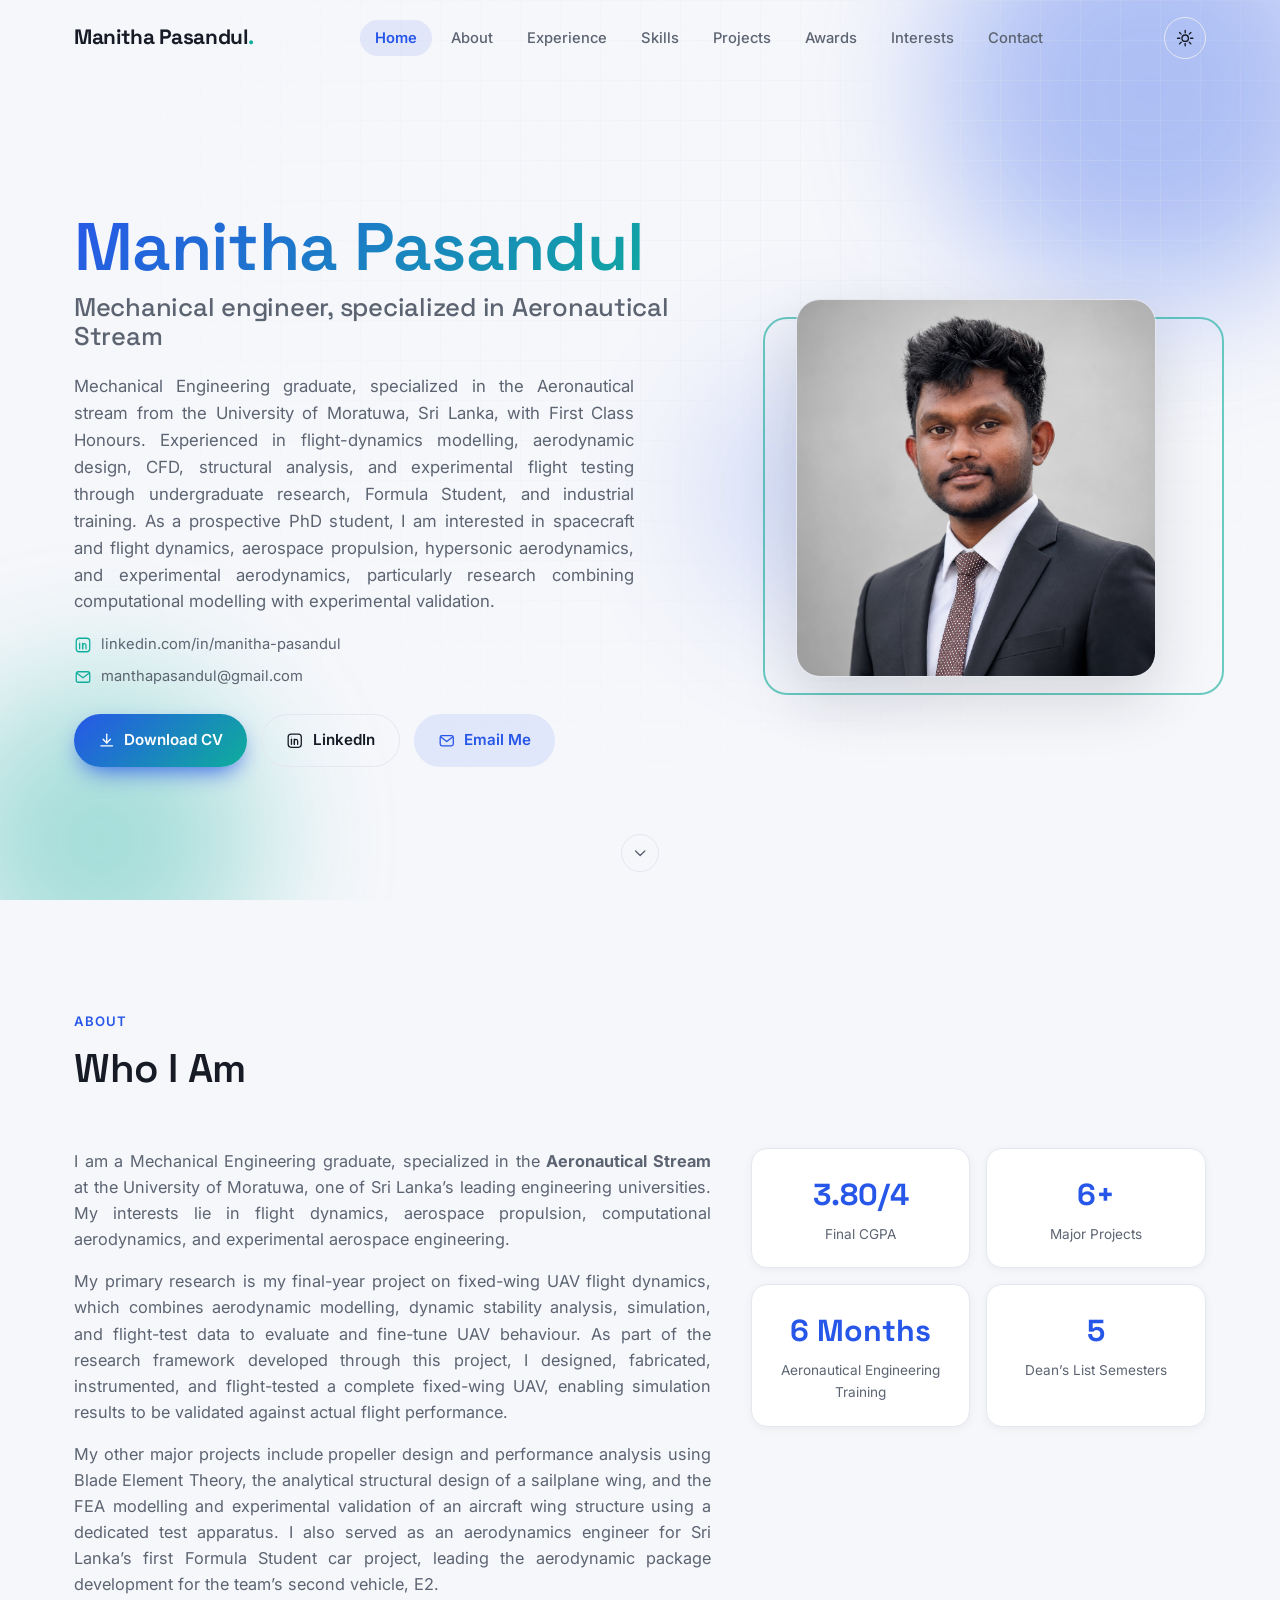
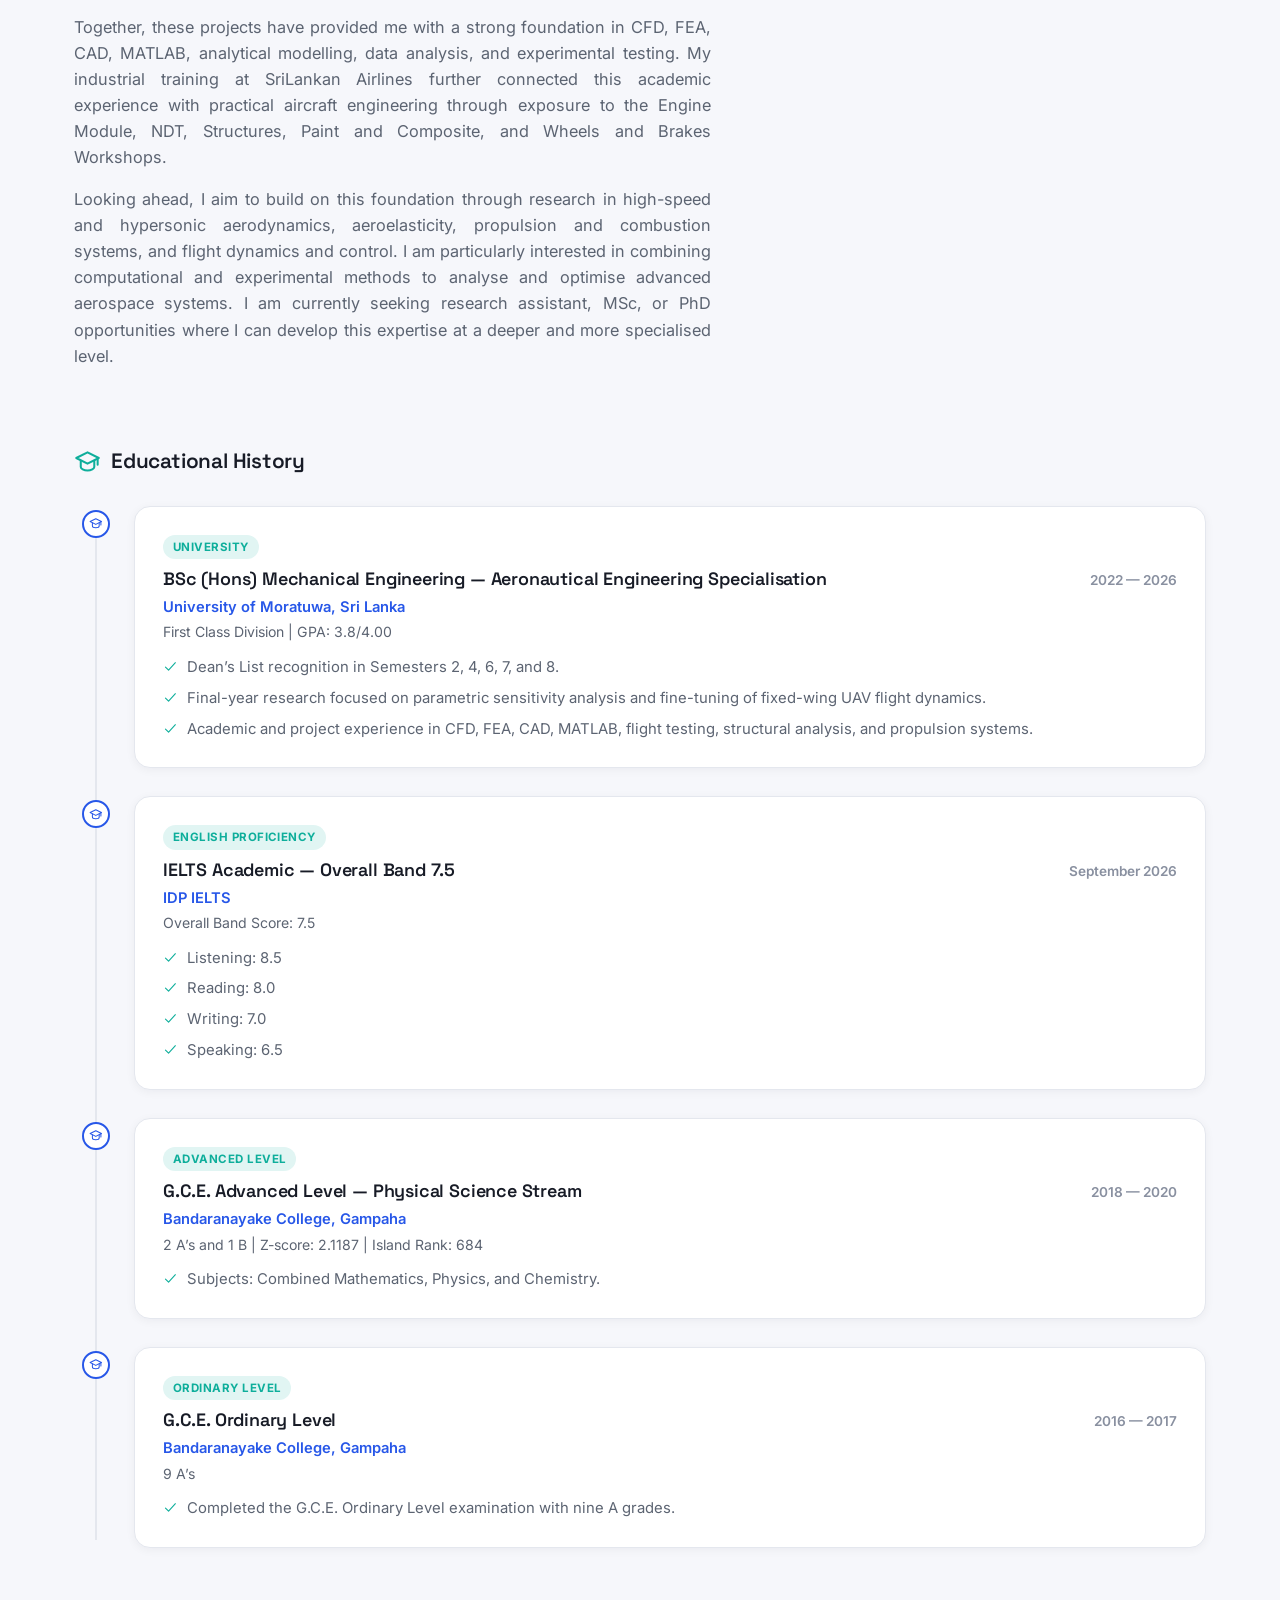
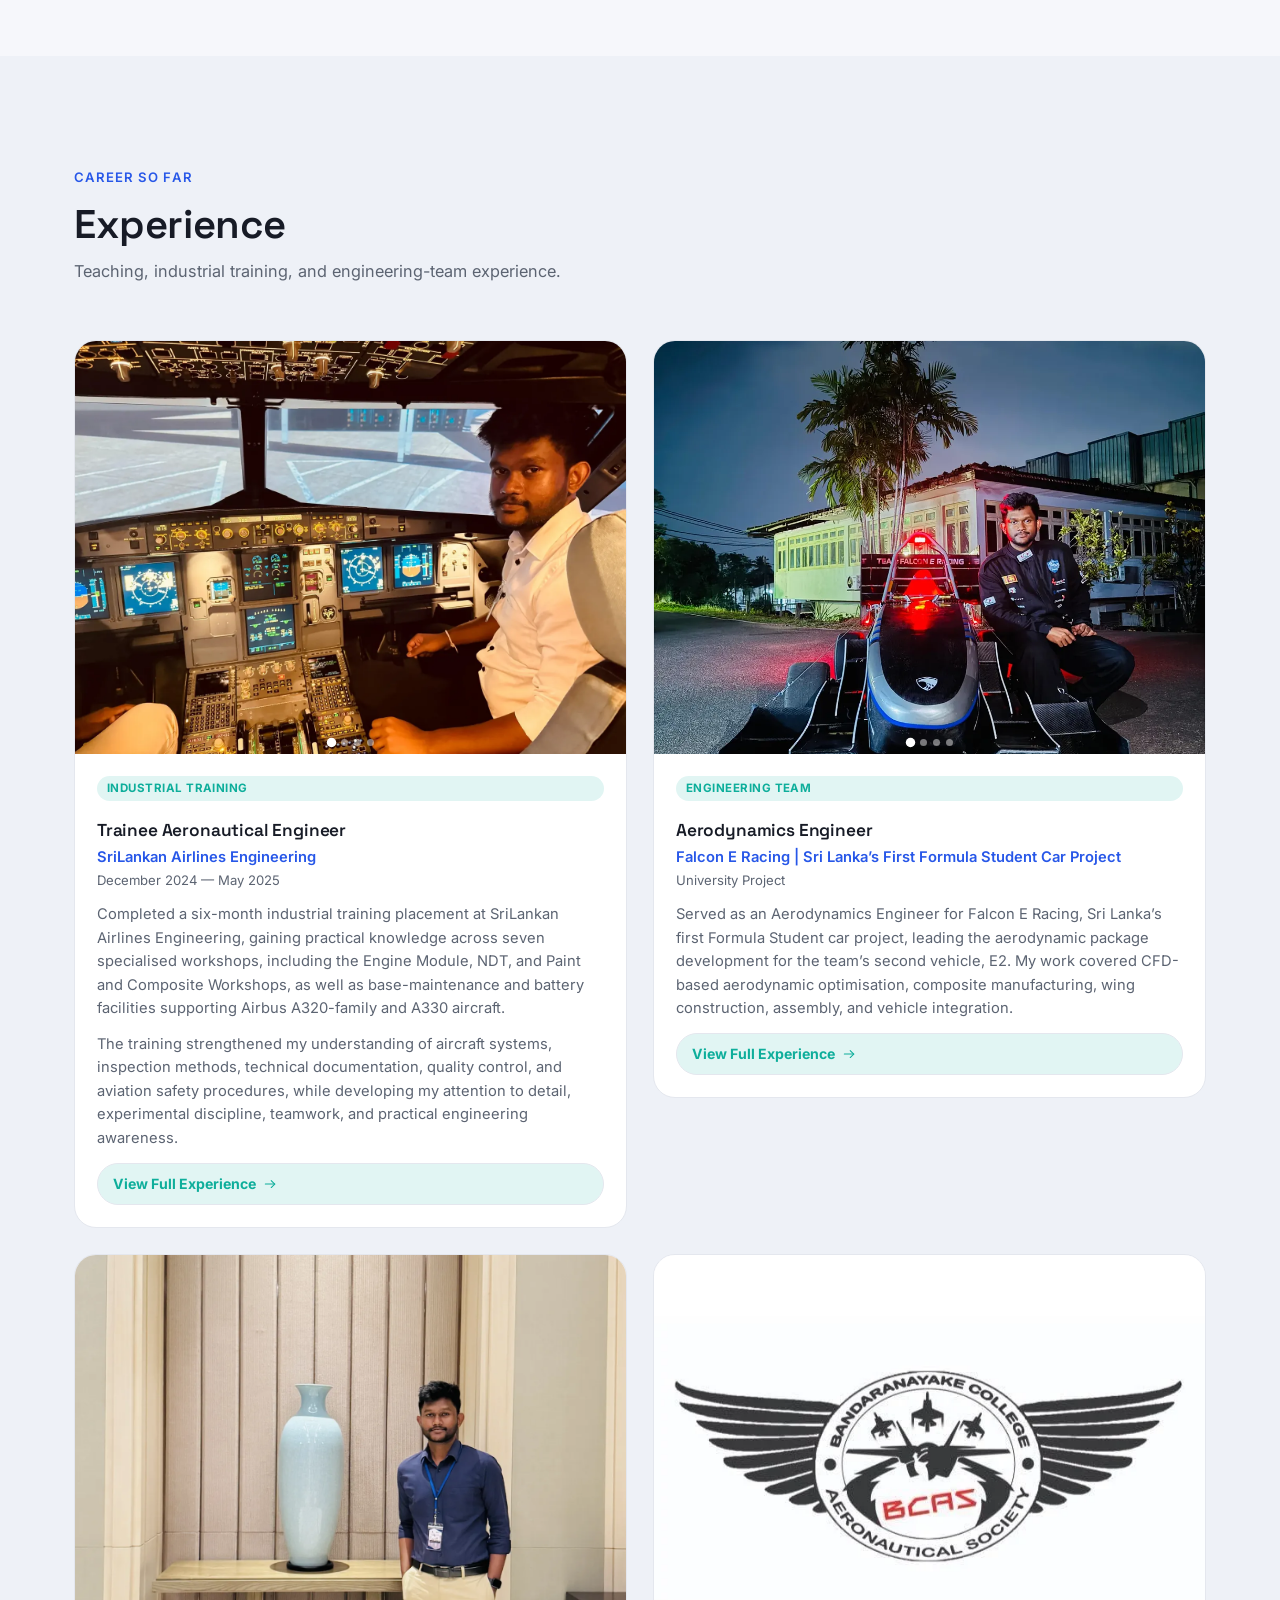
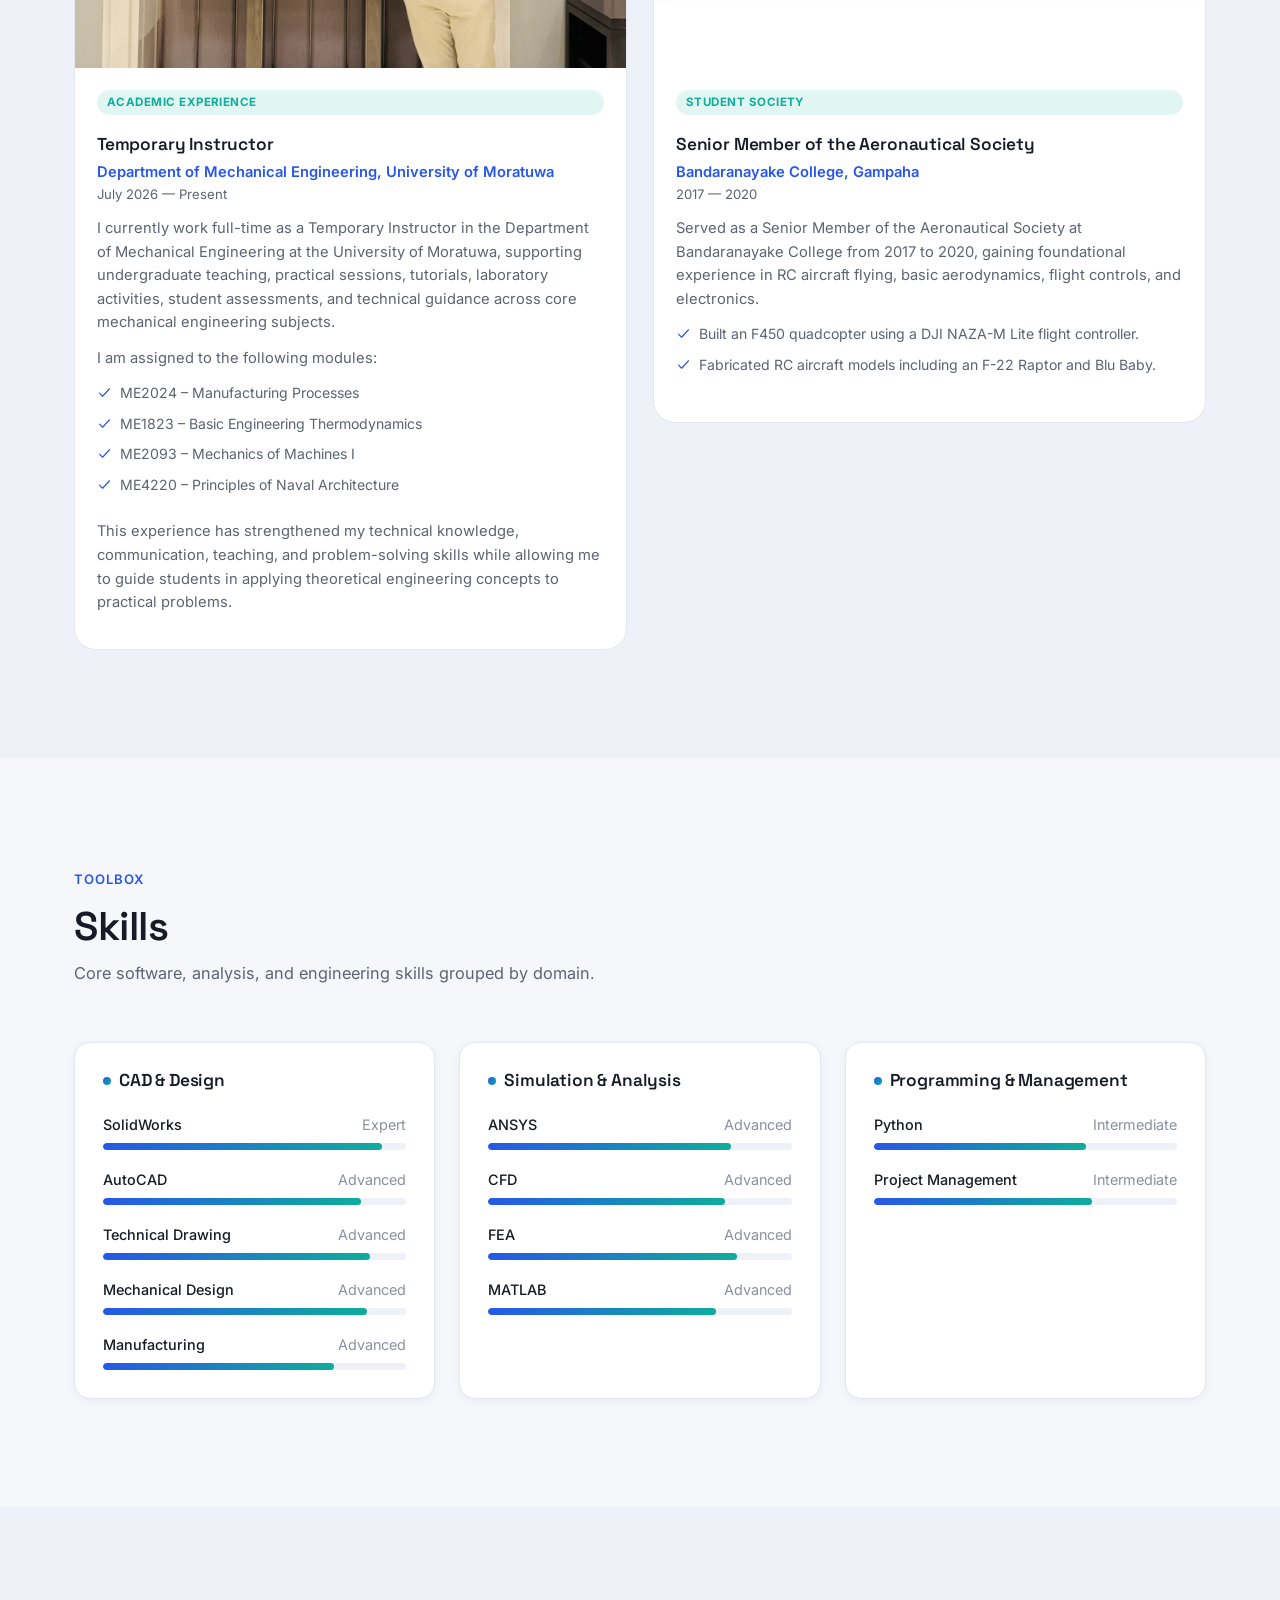
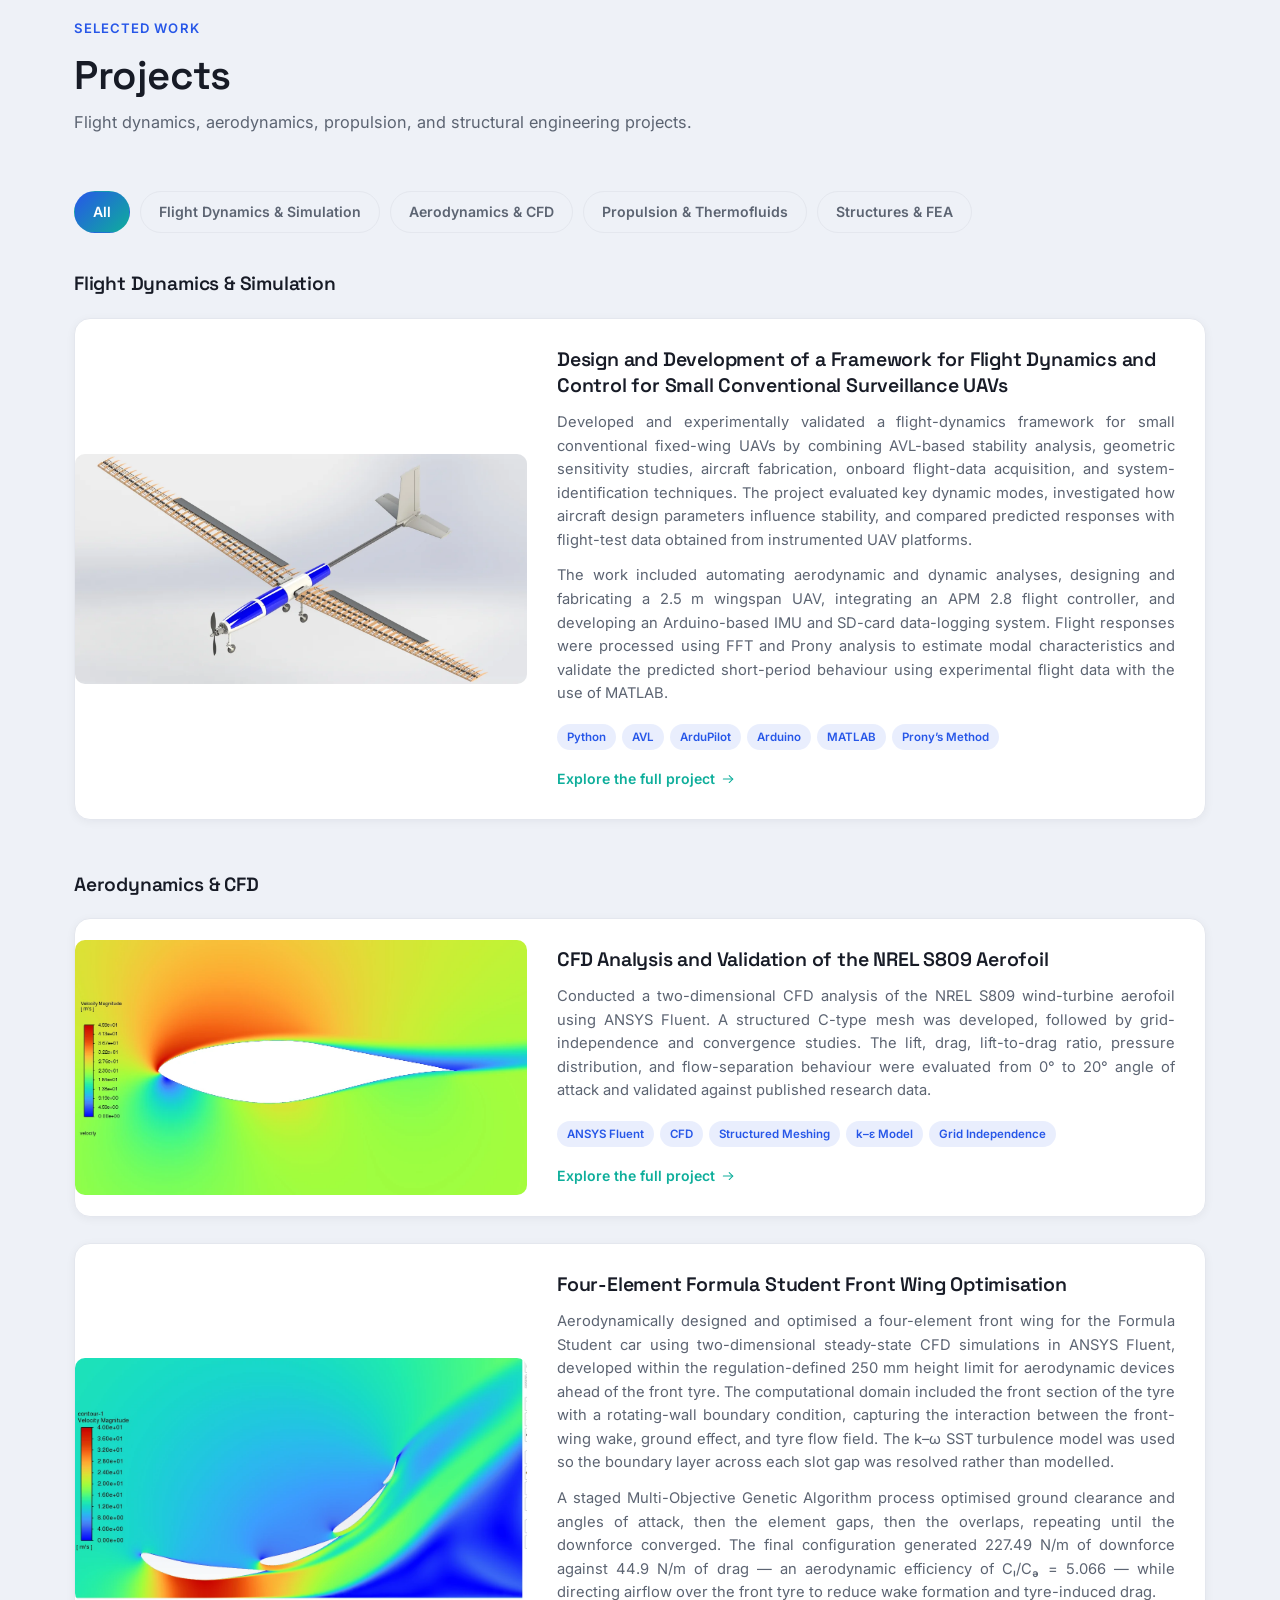
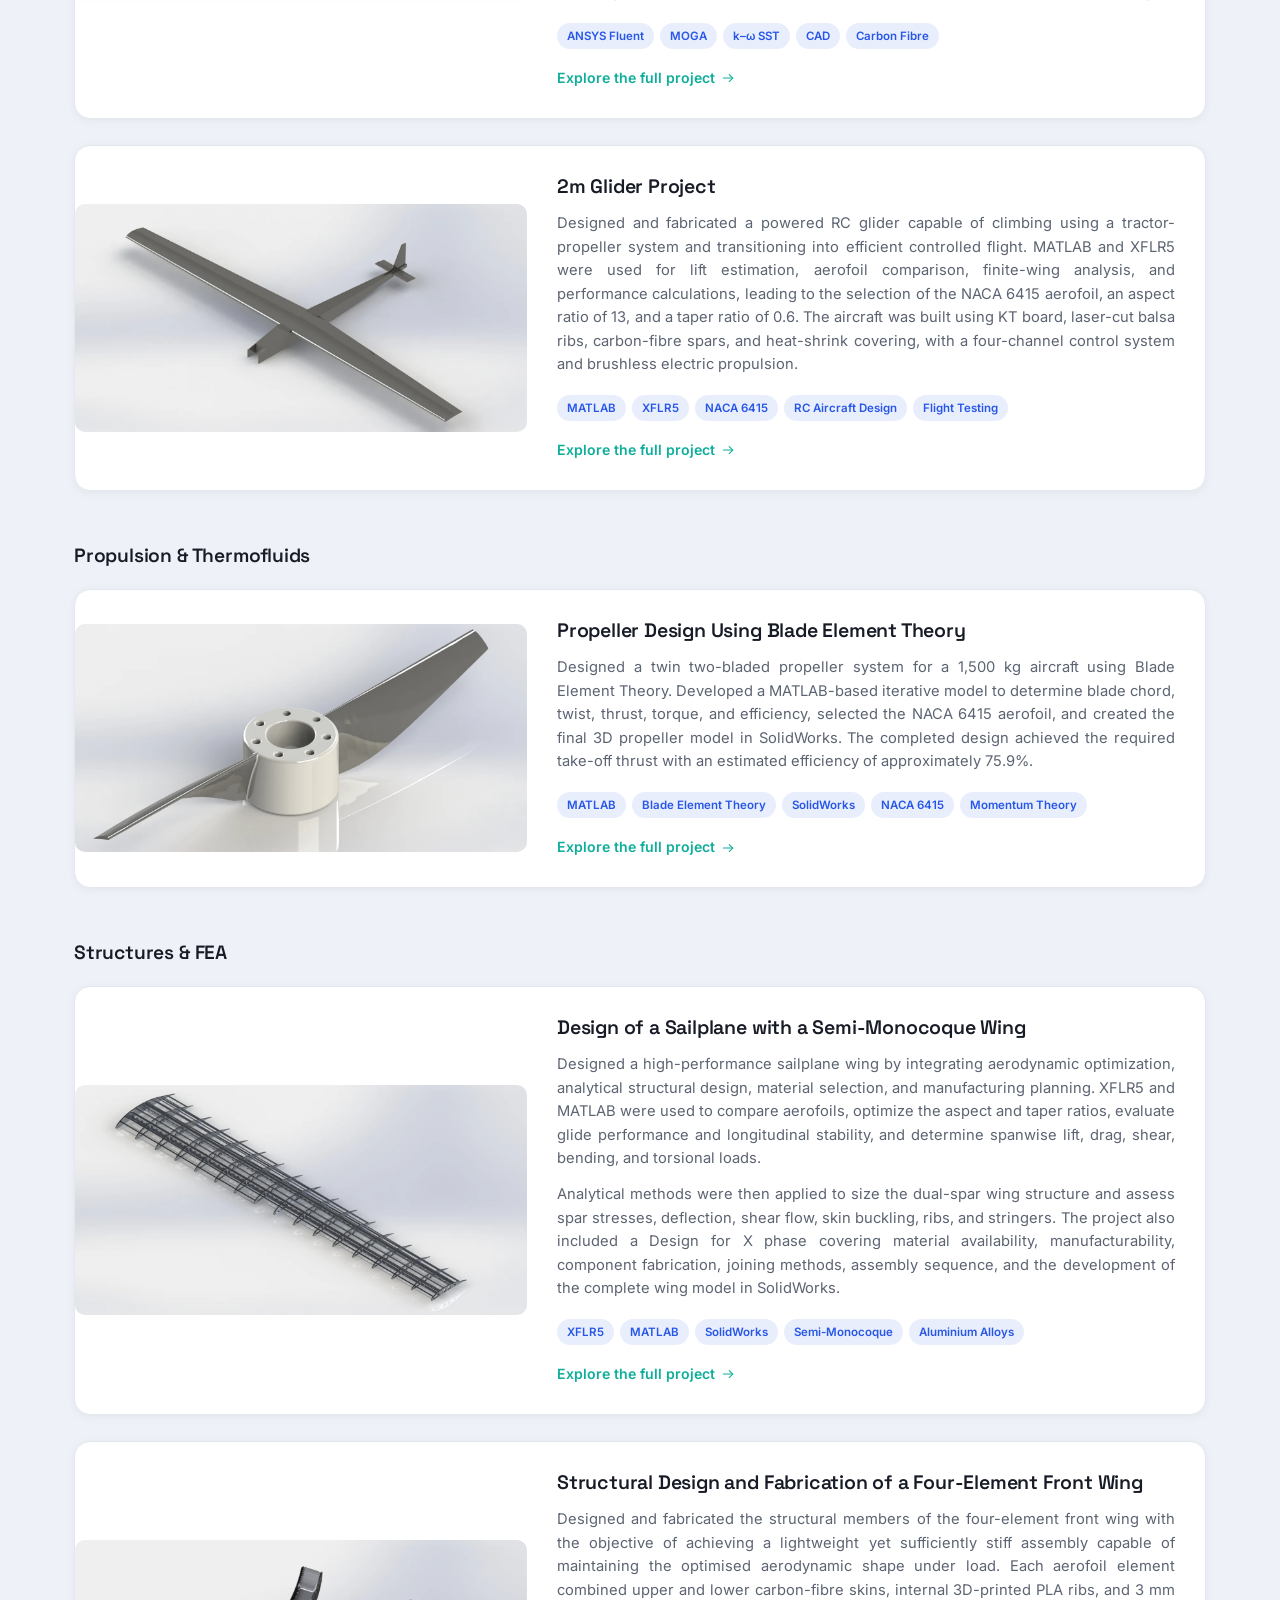
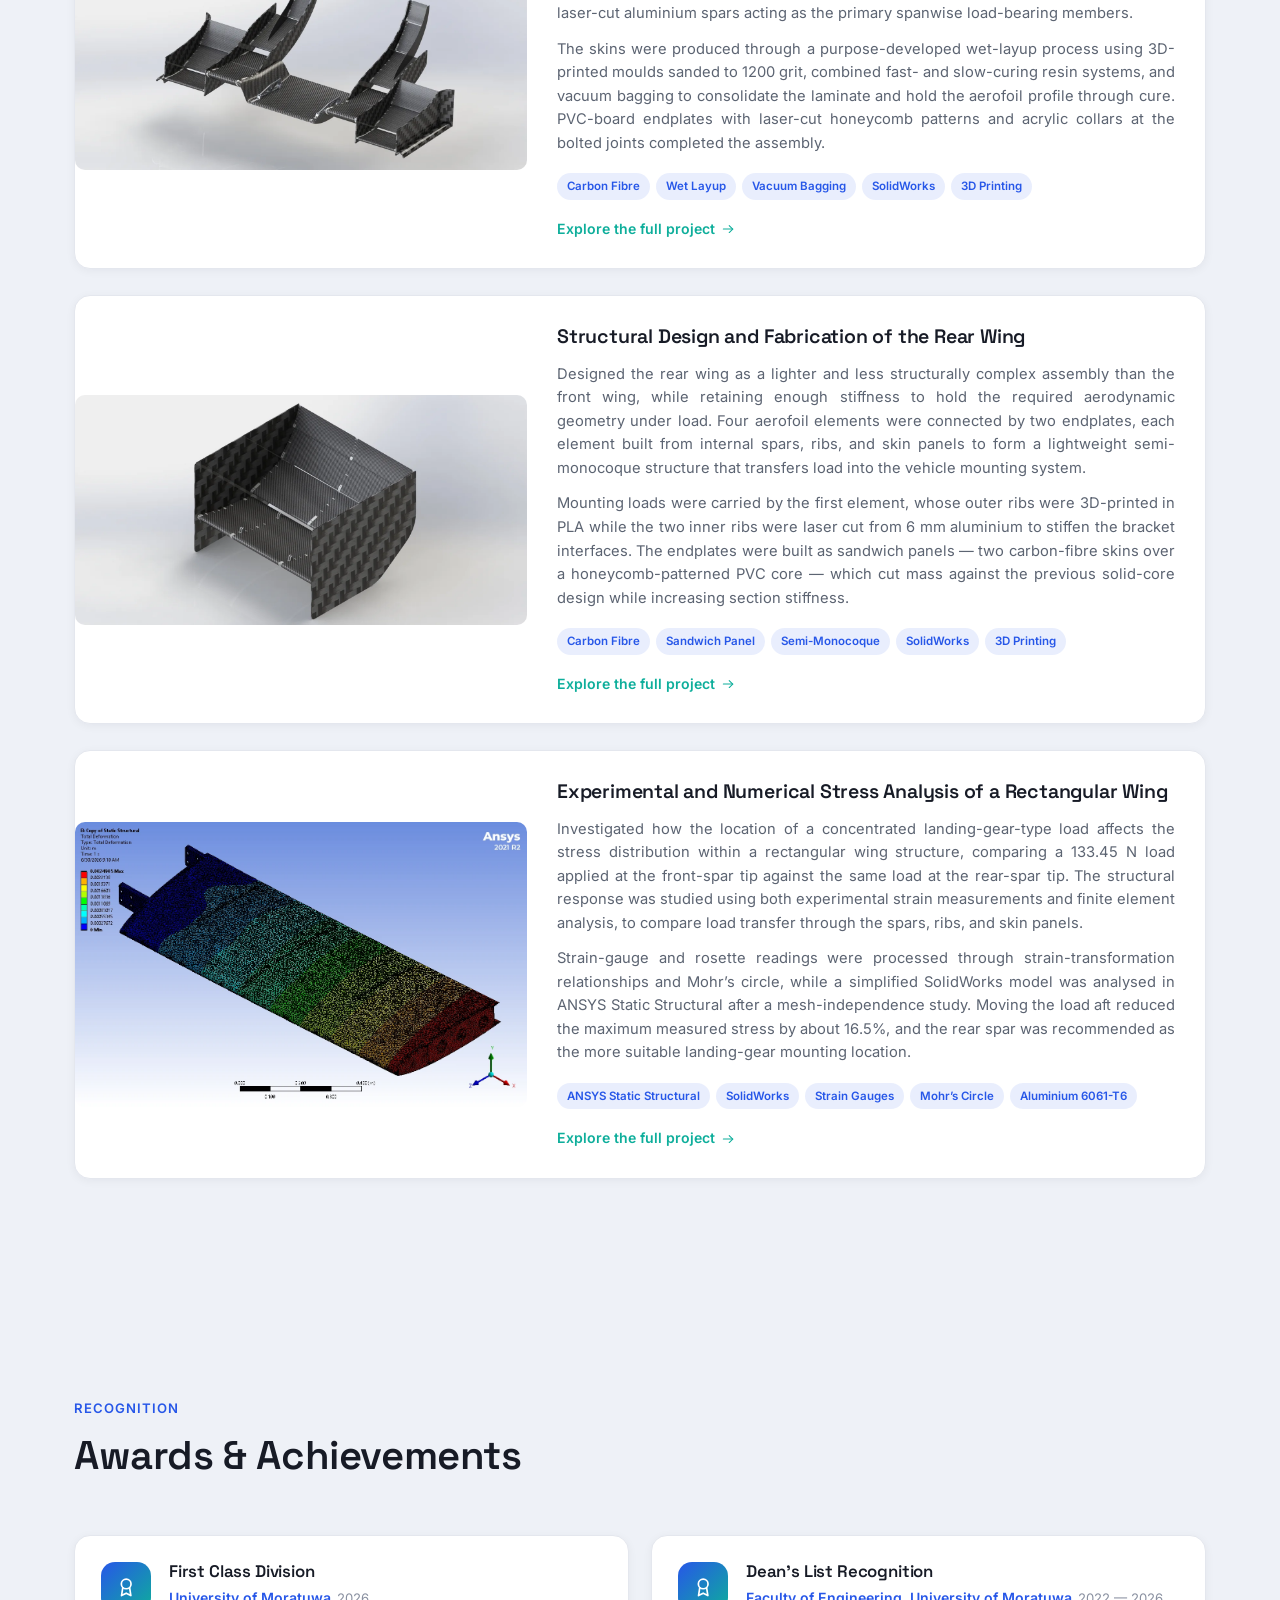
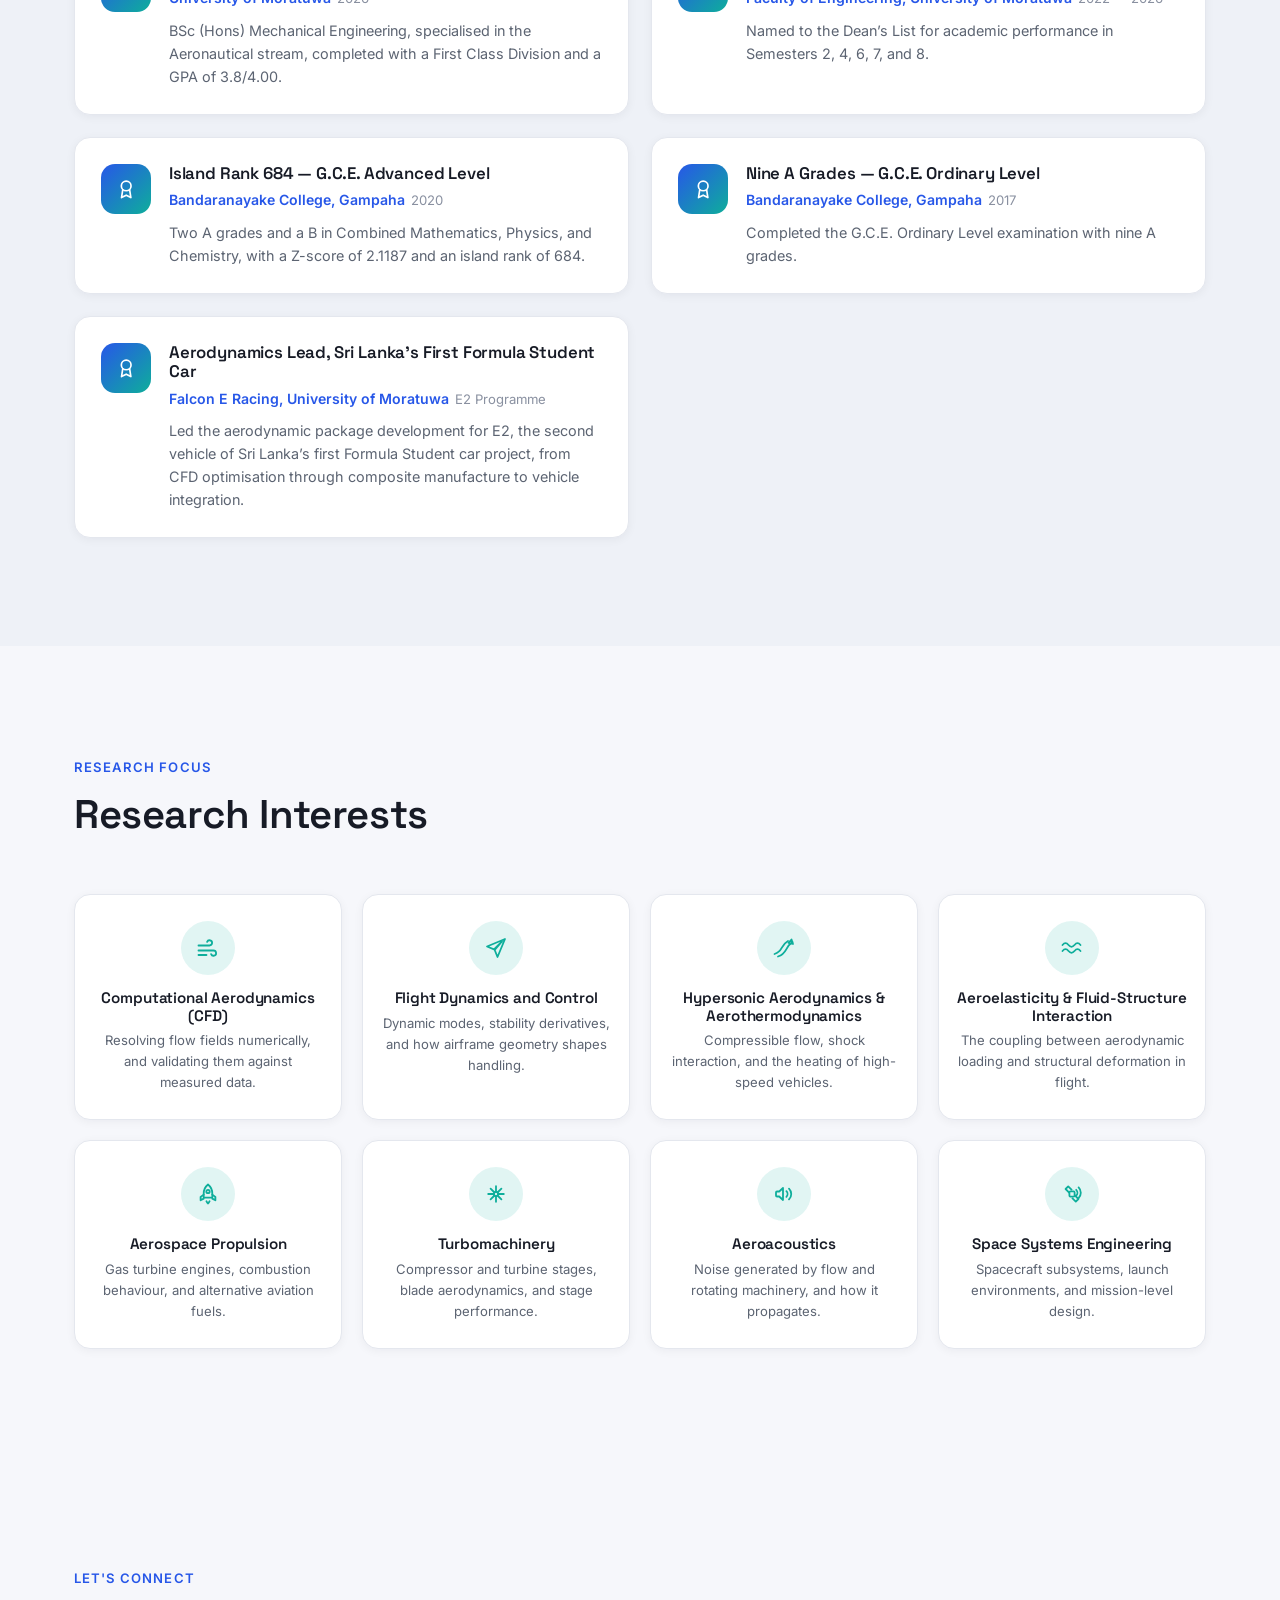
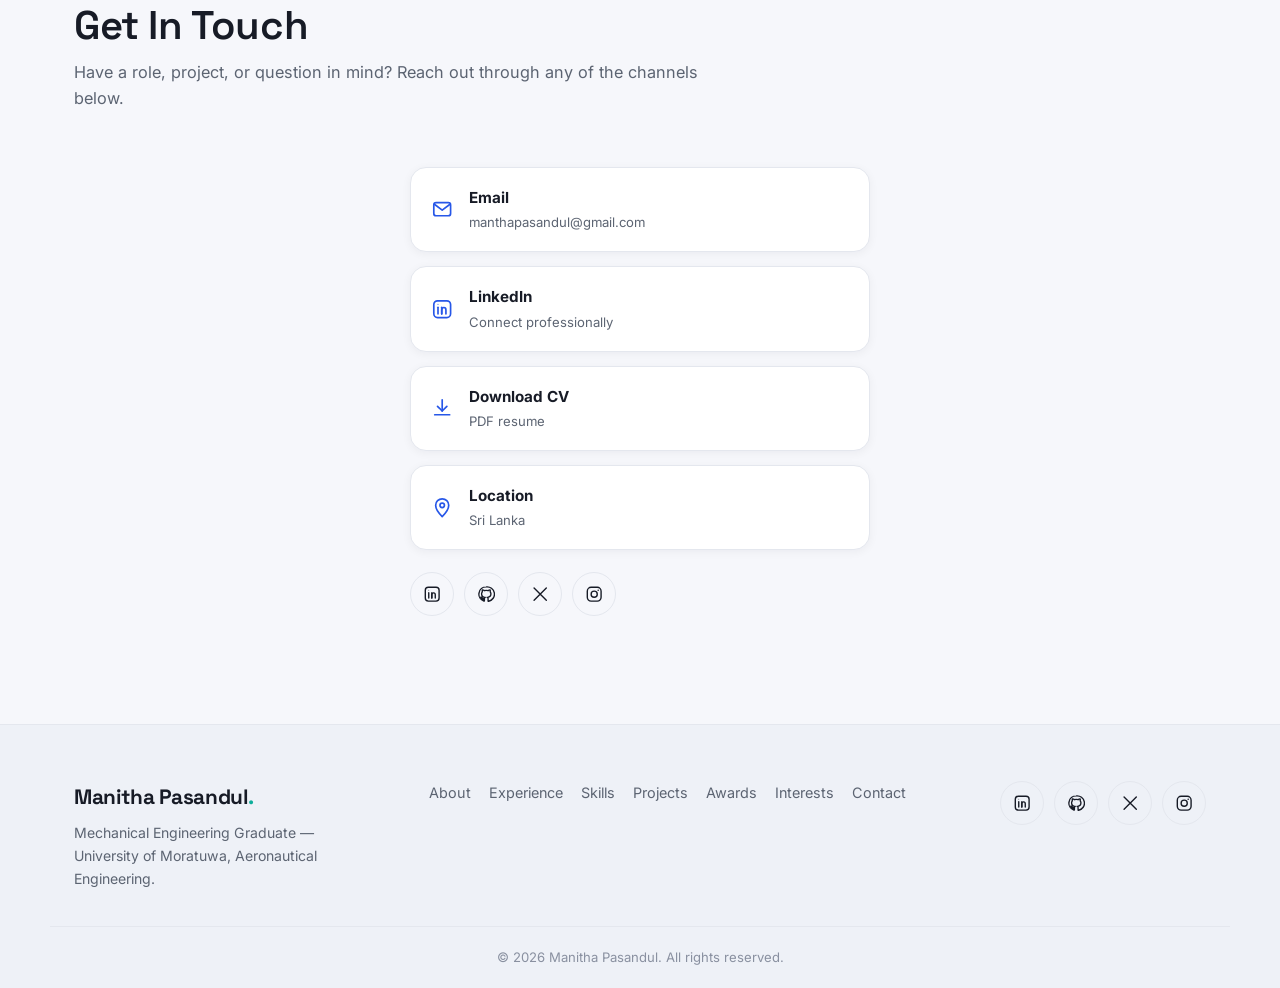
<file: index.html>
<!DOCTYPE html>
<html lang="en">
<head>
<meta charset="UTF-8" />
<meta name="viewport" content="width=device-width, initial-scale=1.0" />
<title>Manitha Pasandul — Mechanical Engineering Portfolio</title>
<meta name="description" content="Portfolio of Manitha Pasandul, Mechanical Engineering graduate from the University of Moratuwa specialising in Aeronautical Engineering — flight dynamics, aerodynamics, propulsion, and structures projects." />

<!-- Google Fonts: Space Grotesk (display) + Inter (body) -->
<link rel="preconnect" href="https://fonts.googleapis.com" />
<link rel="preconnect" href="https://fonts.gstatic.com" crossorigin />
<link href="https://fonts.googleapis.com/css2?family=Space+Grotesk:wght@500;600;700&family=Inter:wght@400;500;600;700&display=swap" rel="stylesheet" />

<link rel="stylesheet" href="css/style.css?v=58">
<link rel="icon" href="assets/images/favicon.svg" type="image/svg+xml" />
</head>
<body>

<!-- ==========================================================================
     ICON SPRITE — hidden inline SVG symbol defs, referenced via <use>
     ========================================================================== -->
<svg style="display:none">
  <defs>
    <symbol id="icon-sun" viewBox="0 0 24 24"><circle cx="12" cy="12" r="4.2"/><g stroke-linecap="round"><line x1="12" y1="2" x2="12" y2="5"/><line x1="12" y1="19" x2="12" y2="22"/><line x1="2" y1="12" x2="5" y2="12"/><line x1="19" y1="12" x2="22" y2="12"/><line x1="4.6" y1="4.6" x2="6.7" y2="6.7"/><line x1="17.3" y1="17.3" x2="19.4" y2="19.4"/><line x1="4.6" y1="19.4" x2="6.7" y2="17.3"/><line x1="17.3" y1="6.7" x2="19.4" y2="4.6"/></g></symbol>
    <symbol id="icon-moon" viewBox="0 0 24 24"><path d="M20 14.5A8.5 8.5 0 1 1 9.5 4a6.8 6.8 0 0 0 10.5 10.5z"/></symbol>
    <symbol id="icon-menu" viewBox="0 0 24 24"><line x1="3" y1="6" x2="21" y2="6" stroke-linecap="round"/><line x1="3" y1="12" x2="21" y2="12" stroke-linecap="round"/><line x1="3" y1="18" x2="21" y2="18" stroke-linecap="round"/></symbol>
    <symbol id="icon-x" viewBox="0 0 24 24"><line x1="5" y1="5" x2="19" y2="19" stroke-linecap="round"/><line x1="19" y1="5" x2="5" y2="19" stroke-linecap="round"/></symbol>
    <symbol id="icon-linkedin" viewBox="0 0 24 24"><rect x="3" y="3" width="18" height="18" rx="4"/><line x1="7.5" y1="10" x2="7.5" y2="17" stroke-linecap="round"/><circle cx="7.5" cy="6.7" r="0.6" fill="currentColor" stroke="none"/><path d="M11.5 17v-4.2c0-1.6 1-2.6 2.4-2.6s2.1 1 2.1 2.6V17" stroke-linecap="round" stroke-linejoin="round"/><line x1="11.5" y1="10" x2="11.5" y2="17" stroke-linecap="round"/></symbol>
    <symbol id="icon-github" viewBox="0 0 24 24"><path d="M12 2.5a9.5 9.5 0 0 0-3 18.52c.48.09.65-.21.65-.46v-1.7c-2.64.58-3.2-1.13-3.2-1.13-.43-1.1-1.06-1.4-1.06-1.4-.87-.6.07-.58.07-.58.96.07 1.46.99 1.46.99.86 1.47 2.25 1.05 2.8.8.09-.62.34-1.05.6-1.29-2.1-.24-4.32-1.06-4.32-4.71 0-1.04.37-1.9.98-2.56-.1-.24-.43-1.22.09-2.54 0 0 .8-.26 2.62.98a9 9 0 0 1 4.78 0c1.82-1.24 2.62-.98 2.62-.98.52 1.32.19 2.3.1 2.54.6.66.97 1.52.97 2.56 0 3.66-2.22 4.47-4.34 4.7.35.31.65.9.65 1.83v2.7c0 .26.17.56.66.46A9.5 9.5 0 0 0 12 2.5z"/></symbol>
    <symbol id="icon-mail" viewBox="0 0 24 24"><rect x="3" y="5" width="18" height="14" rx="2.5"/><polyline points="4,7 12,13 20,7" stroke-linecap="round" stroke-linejoin="round"/></symbol>
    <symbol id="icon-phone" viewBox="0 0 24 24"><path d="M6.5 3.5h3l1.4 4-2.1 1.6a12 12 0 0 0 5.6 5.6l1.6-2.1 4 1.4v3a2 2 0 0 1-2.2 2A17 17 0 0 1 4.5 5.7a2 2 0 0 1 2-2.2z" stroke-linejoin="round" stroke-linecap="round"/></symbol>
    <symbol id="icon-pin" viewBox="0 0 24 24"><path d="M12 22s7-6.6 7-12a7 7 0 1 0-14 0c0 5.4 7 12 7 12z" stroke-linejoin="round"/><circle cx="12" cy="10" r="2.4"/></symbol>
    <symbol id="icon-download" viewBox="0 0 24 24"><path d="M12 3v12" stroke-linecap="round"/><polyline points="7,10 12,15 17,10" stroke-linecap="round" stroke-linejoin="round"/><path d="M4 19h16" stroke-linecap="round"/></symbol>
    <symbol id="icon-external" viewBox="0 0 24 24"><path d="M9 6H5a2 2 0 0 0-2 2v11a2 2 0 0 0 2 2h11a2 2 0 0 0 2-2v-4" stroke-linecap="round" stroke-linejoin="round"/><path d="M14 4h6v6" stroke-linecap="round" stroke-linejoin="round"/><line x1="10" y1="14" x2="20" y2="4" stroke-linecap="round"/></symbol>
    <symbol id="icon-send" viewBox="0 0 24 24"><path d="M21 3 3 10.5l7 2.8L18 5.5 10.7 14l2.8 7L21 3z" stroke-linejoin="round" stroke-linecap="round"/></symbol>
    <symbol id="icon-arrow-up" viewBox="0 0 24 24"><line x1="12" y1="20" x2="12" y2="5" stroke-linecap="round"/><polyline points="6,11 12,5 18,11" stroke-linecap="round" stroke-linejoin="round"/></symbol>
    <symbol id="icon-arrow-right" viewBox="0 0 24 24"><line x1="4" y1="12" x2="20" y2="12" stroke-linecap="round"/><polyline points="14,6 20,12 14,18" stroke-linecap="round" stroke-linejoin="round"/></symbol>
    <symbol id="icon-chevron-down" viewBox="0 0 24 24"><polyline points="6,9 12,15 18,9" stroke-linecap="round" stroke-linejoin="round"/></symbol>
    <symbol id="icon-check" viewBox="0 0 24 24"><polyline points="4,13 9,18 20,6" stroke-linecap="round" stroke-linejoin="round"/></symbol>
    <symbol id="icon-award" viewBox="0 0 24 24"><circle cx="12" cy="8.5" r="5.2"/><path d="M8.3 12.8 7 21l5-2.6L17 21l-1.3-8.2" stroke-linecap="round" stroke-linejoin="round"/></symbol>
    <symbol id="icon-cap" viewBox="0 0 24 24"><path d="M2 8 12 3l10 5-10 5L2 8z" stroke-linejoin="round"/><path d="M6 10.5V16c0 1.4 2.7 3 6 3s6-1.6 6-3v-5.5" stroke-linecap="round" stroke-linejoin="round"/><line x1="21" y1="8" x2="21" y2="14" stroke-linecap="round"/></symbol>
    <symbol id="icon-briefcase" viewBox="0 0 24 24"><rect x="2.5" y="7.5" width="19" height="12" rx="2"/><path d="M8 7.5V6a2 2 0 0 1 2-2h4a2 2 0 0 1 2 2v1.5" stroke-linecap="round" stroke-linejoin="round"/><line x1="2.5" y1="13" x2="21.5" y2="13"/></symbol>
    <symbol id="icon-car" viewBox="0 0 24 24"><path d="M4 16V11l2-4h12l2 4v5" stroke-linejoin="round" stroke-linecap="round"/><rect x="2.5" y="16" width="19" height="3.5" rx="1.2"/><circle cx="7.5" cy="19.5" r="1.6"/><circle cx="16.5" cy="19.5" r="1.6"/></symbol>
    <symbol id="icon-robot" viewBox="0 0 24 24"><rect x="5" y="8" width="14" height="10" rx="2.4"/><line x1="12" y1="8" x2="12" y2="4.5" stroke-linecap="round"/><circle cx="12" cy="3.5" r="1" fill="currentColor" stroke="none"/><circle cx="9" cy="13" r="1.2" fill="currentColor" stroke="none"/><circle cx="15" cy="13" r="1.2" fill="currentColor" stroke="none"/><line x1="9" y1="17" x2="15" y2="17" stroke-linecap="round"/><line x1="2.5" y1="12" x2="5" y2="12"/><line x1="19" y1="12" x2="21.5" y2="12"/></symbol>
    <symbol id="icon-cube" viewBox="0 0 24 24"><path d="M12 2.5 21 7.5v9L12 21.5 3 16.5v-9L12 2.5z" stroke-linejoin="round"/><path d="M3 7.5 12 12.5 21 7.5" stroke-linejoin="round"/><line x1="12" y1="12.5" x2="12" y2="21.5"/></symbol>
    <symbol id="icon-printer" viewBox="0 0 24 24"><path d="M6 8V3.5h12V8" stroke-linejoin="round" stroke-linecap="round"/><rect x="2.5" y="8" width="19" height="8.5" rx="2"/><rect x="6" y="13" width="12" height="7.5"/><circle cx="17.5" cy="11" r="0.7" fill="currentColor" stroke="none"/></symbol>
    <symbol id="icon-wind" viewBox="0 0 24 24"><path d="M2.5 9.5h11a2.6 2.6 0 1 0-2.4-3.6" stroke-linecap="round" stroke-linejoin="round"/><path d="M2.5 14.5h15a2.6 2.6 0 1 1-2.4 3.6" stroke-linecap="round" stroke-linejoin="round"/><path d="M2.5 19h8" stroke-linecap="round"/></symbol>
    <symbol id="icon-camera" viewBox="0 0 24 24"><path d="M4 8h3l1.5-2.5h7L17 8h3a1.5 1.5 0 0 1 1.5 1.5V18a1.5 1.5 0 0 1-1.5 1.5H4A1.5 1.5 0 0 1 2.5 18V9.5A1.5 1.5 0 0 1 4 8z" stroke-linejoin="round"/><circle cx="12" cy="13" r="3.6"/></symbol>
    <symbol id="icon-mountain" viewBox="0 0 24 24"><path d="M2.5 19 9 7l4 6.5L15.5 10l6 9z" stroke-linejoin="round" stroke-linecap="round"/><circle cx="8" cy="6" r="1.3" fill="currentColor" stroke="none"/></symbol>
    <symbol id="icon-hypersonic" viewBox="0 0 24 24"><path d="M2.5 18c3.2-1 5.6-3 7.2-6.1C11.3 8.9 13.4 6.4 16 5" stroke-linecap="round"/><path d="M6 20.5c3.6-1.2 6.3-3.5 8.1-6.9 1.8-3.4 4-6 6.4-7.6" stroke-linecap="round"/><path d="M19.5 3.5 21 8l-4.5-1.2z" stroke-linejoin="round"/></symbol>
    <symbol id="icon-aeroelastic" viewBox="0 0 24 24"><path d="M2.5 9c2-2.4 4-2.4 6 0s4 2.4 6 0 4-2.4 6 0" stroke-linecap="round"/><path d="M2.5 15c2-2.4 4-2.4 6 0s4 2.4 6 0 4-2.4 6 0" stroke-linecap="round"/></symbol>
    <symbol id="icon-rocket" viewBox="0 0 24 24"><path d="M12 2.5c2.7 2.2 4.3 5.4 4.3 9v4.2H7.7v-4.2c0-3.6 1.6-6.8 4.3-9z" stroke-linejoin="round"/><path d="M7.7 12.6 4.6 15v3.3l3.1-1.7M16.3 12.6 19.4 15v3.3l-3.1-1.7" stroke-linejoin="round" stroke-linecap="round"/><circle cx="12" cy="9.5" r="1.7"/><path d="M10.4 19.2c.6 1.3 1.1 2 1.6 2.3.5-.3 1-1 1.6-2.3" stroke-linecap="round" stroke-linejoin="round"/></symbol>
    <symbol id="icon-turbine" viewBox="0 0 24 24"><circle cx="12" cy="12" r="2.1"/><path d="M12 9.9V4.2M12 14.1v5.7M9.9 12H4.2M14.1 12h5.7" stroke-linecap="round"/><path d="M10.5 10.5 6.6 6.6M13.5 10.5l3.9-3.9M10.5 13.5l-3.9 3.9M13.5 13.5l3.9 3.9" stroke-linecap="round"/></symbol>
    <symbol id="icon-acoustics" viewBox="0 0 24 24"><path d="M4 10.5v3a1 1 0 0 0 1 1h2.2L11 18V6L7.2 9.5H5a1 1 0 0 0-1 1z" stroke-linejoin="round"/><path d="M14.4 9.2a4 4 0 0 1 0 5.6" stroke-linecap="round"/><path d="M17 6.6a7.6 7.6 0 0 1 0 10.8" stroke-linecap="round"/></symbol>
    <symbol id="icon-satellite" viewBox="0 0 24 24"><rect x="9.4" y="9.4" width="5.2" height="5.2" rx="1"/><path d="M9.4 10.8 5.6 7l2.6-2.6 3.8 3.8M14.6 13.2l3.8 3.8-2.6 2.6-3.8-3.8" stroke-linejoin="round"/><path d="M16.2 7.8a4.2 4.2 0 0 1 0 5.9" stroke-linecap="round"/><path d="M18.6 5.4a7.6 7.6 0 0 1 0 10.7" stroke-linecap="round"/></symbol>
    <symbol id="icon-twitter" viewBox="0 0 24 24"><path d="M4 4l16 16M20 4L4 20" stroke-linecap="round"/></symbol>
    <symbol id="icon-instagram" viewBox="0 0 24 24"><rect x="3" y="3" width="18" height="18" rx="5"/><circle cx="12" cy="12" r="4"/><circle cx="17.2" cy="6.8" r="1" fill="currentColor" stroke="none"/></symbol>
  </defs>
</svg>

<!-- ==========================================================================
     NAVIGATION
     ========================================================================== -->
<header class="site-header" id="site-header">
  <nav class="navbar container" aria-label="Primary">
    <a href="#home" class="brand">Manitha Pasandul<span class="brand-accent">.</span></a>

    <ul class="nav-links" id="nav-links">
      <li><a href="#home" class="nav-link" data-nav="home">Home</a></li>
      <li><a href="#about" class="nav-link" data-nav="about">About</a></li>
      <li><a href="#experience" class="nav-link" data-nav="experience">Experience</a></li>
      <li><a href="#skills" class="nav-link" data-nav="skills">Skills</a></li>
      <li><a href="#projects" class="nav-link" data-nav="projects">Projects</a></li>
      <li><a href="#awards" class="nav-link" data-nav="awards">Awards</a></li>
      <li><a href="#interests" class="nav-link" data-nav="interests">Interests</a></li>
      <li><a href="#contact" class="nav-link" data-nav="contact">Contact</a></li>
    </ul>

    <div class="nav-actions">
      <button class="theme-toggle" id="theme-toggle" type="button" aria-label="Toggle dark mode" aria-pressed="false">
        <svg class="icon icon-sun"><use href="#icon-sun"/></svg>
        <svg class="icon icon-moon"><use href="#icon-moon"/></svg>
      </button>
      <button class="hamburger" id="hamburger" type="button" aria-label="Open menu" aria-expanded="false" aria-controls="nav-links">
        <svg class="icon"><use href="#icon-menu"/></svg>
      </button>
    </div>
  </nav>
</header>

<!-- ==========================================================================
     HOME / HERO
     ========================================================================== -->
<main id="main-content">
<section id="home" class="hero">
  <div class="hero-bg" aria-hidden="true">
    <span class="blob blob-a"></span>
    <span class="blob blob-b"></span>
    <span class="blob blob-c"></span>
    <svg class="hero-grid" aria-hidden="true"><defs><pattern id="hero-grid-pattern" width="40" height="40" patternUnits="userSpaceOnUse"><path d="M40 0H0V40" fill="none" stroke="currentColor" stroke-width="1"/></pattern></defs><rect width="100%" height="100%" fill="url(#hero-grid-pattern)"/></svg>
  </div>

  <div class="container hero-inner">
    <div class="hero-text reveal">
      <h1 class="hero-name" id="hero-name">Manitha Pasandul</h1>
      <h2 class="hero-title" id="hero-title">Final-Year Aeronautical Engineering Undergraduate</h2>
      <p class="hero-intro" id="hero-tagline"><!-- filled by JS from data.js --></p>

      <div class="hero-contact" id="hero-contact">
        <!-- filled by JS: LinkedIn + email -->
      </div>

      <div class="hero-actions">
        <a href="#" class="btn btn-primary" id="hero-cv-btn" target="_blank" rel="noopener">
          <svg class="icon"><use href="#icon-download"/></svg> Download CV
        </a>
        <a href="#" class="btn btn-outline" id="hero-linkedin-btn" target="_blank" rel="noopener">
          <svg class="icon"><use href="#icon-linkedin"/></svg> LinkedIn
        </a>
        <a href="#" class="btn btn-ghost" id="hero-email-btn">
          <svg class="icon"><use href="#icon-mail"/></svg> Email Me
        </a>
      </div>
    </div>

    <div class="hero-media reveal" data-reveal-delay="120">
      <div class="hero-photo-frame">
        <img src="assets/images/profile.jpg" alt="Profile photo of Manitha Pasandul" class="hero-photo" id="hero-photo" />
      </div>
      <div class="hero-photo-ring" aria-hidden="true"></div>
    </div>
  </div>

  <a href="#about" class="scroll-cue" aria-label="Scroll to About section">
    <svg class="icon"><use href="#icon-chevron-down"/></svg>
  </a>
</section>

<!-- ==========================================================================
     ABOUT
     ========================================================================== -->
<section id="about" class="section">
  <div class="container">
    <div class="section-heading reveal">
      <p class="eyebrow">About</p>
      <h2>Who I Am</h2>
    </div>

    <div class="about-grid">
      <div class="about-text reveal" id="about-paragraphs">
        <!-- filled by JS -->
      </div>
      <div class="about-stats reveal" id="about-stats" data-reveal-delay="100">
        <!-- filled by JS -->
      </div>
    </div>

    <div class="education-block">
      <h3 class="subsection-title reveal"><svg class="icon"><use href="#icon-cap"/></svg> Educational History</h3>
      <div class="timeline" id="education-timeline">
        <!-- filled by JS -->
      </div>
    </div>
  </div>
</section>

<!-- ==========================================================================
     EXPERIENCE
     ========================================================================== -->
<section id="experience" class="section section-alt">
  <div class="container">
    <div class="section-heading reveal">
      <p class="eyebrow">Career So Far</p>
      <h2>Experience</h2>
      <p class="section-sub">Teaching, industrial training, and engineering-team experience.</p>
    </div>

    <div class="experience-grid" id="experience-grid">
      <!-- filled by JS -->
    </div>
  </div>
</section>

<!-- ==========================================================================
     SKILLS
     ========================================================================== -->
<section id="skills" class="section">
  <div class="container">
    <div class="section-heading reveal">
      <p class="eyebrow">Toolbox</p>
      <h2>Skills</h2>
      <p class="section-sub">Core software, analysis, and engineering skills grouped by domain.</p>
    </div>

    <div class="skills-grid" id="skills-grid">
      <!-- filled by JS -->
    </div>
  </div>
</section>

<!-- ==========================================================================
     PROJECTS
     ========================================================================== -->
<section id="projects" class="section section-alt">
  <div class="container">
    <div class="section-heading reveal">
      <p class="eyebrow">Selected Work</p>
      <h2>Projects</h2>
      <p class="section-sub">Flight dynamics, aerodynamics, propulsion, and structural engineering projects.</p>
    </div>

    <div class="project-filter" id="project-filter">
      <button class="filter-btn active" data-filter="all">All</button>
      <!-- category buttons filled by JS -->
    </div>

    <div id="projects-container">
      <!-- filled by JS: one block per category -->
    </div>
  </div>
</section>

<!-- ==========================================================================
     AWARDS
     ========================================================================== -->
<section id="awards" class="section section-alt">
  <div class="container">
    <div class="section-heading reveal">
      <p class="eyebrow">Recognition</p>
      <h2>Awards &amp; Achievements</h2>
    </div>

    <div class="awards-grid" id="awards-grid">
      <!-- filled by JS -->
    </div>
  </div>
</section>

<!-- ==========================================================================
     INTERESTS
     ========================================================================== -->
<section id="interests" class="section">
  <div class="container">
    <div class="section-heading reveal">
      <p class="eyebrow">Research Focus</p>
      <h2>Research Interests</h2>
    </div>

    <div class="interests-grid" id="interests-grid">
      <!-- filled by JS -->
    </div>
  </div>
</section>

<!-- ==========================================================================
     CONTACT
     ========================================================================== -->
<section id="contact" class="section">
  <div class="container">
    <div class="section-heading reveal">
      <p class="eyebrow">Let's Connect</p>
      <h2>Get In Touch</h2>
      <p class="section-sub">Have a role, project, or question in mind? Reach out through any of the channels below.</p>
    </div>

    <div class="contact-grid is-centered">
      <div class="contact-info reveal">
        <a href="#" class="contact-chip" id="contact-email-btn">
          <svg class="icon"><use href="#icon-mail"/></svg>
          <span><strong>Email</strong><small id="contact-email-text">—</small></span>
        </a>
        <a href="#" class="contact-chip" id="contact-linkedin-btn" target="_blank" rel="noopener">
          <svg class="icon"><use href="#icon-linkedin"/></svg>
          <span><strong>LinkedIn</strong><small>Connect professionally</small></span>
        </a>
        <a href="#" class="contact-chip" id="contact-cv-btn" target="_blank" rel="noopener">
          <svg class="icon"><use href="#icon-download"/></svg>
          <span><strong>Download CV</strong><small>PDF resume</small></span>
        </a>
        <div class="contact-chip contact-chip-static">
          <svg class="icon"><use href="#icon-pin"/></svg>
          <span><strong>Location</strong><small id="contact-location-text">—</small></span>
        </div>

        <div class="social-row" id="contact-socials">
          <!-- filled by JS -->
        </div>
      </div>
    </div>
  </div>
</section>
</main>

<!-- ==========================================================================
     PROJECT MODAL
     ========================================================================== -->
<div class="modal-overlay" id="project-modal" aria-hidden="true">
  <div class="modal" role="dialog" aria-modal="true" aria-labelledby="modal-title">
    <button class="modal-close" id="modal-close" type="button" aria-label="Close project details">
      <svg class="icon"><use href="#icon-x"/></svg>
    </button>
    <div class="modal-body" id="modal-body">
      <!-- filled by JS -->
    </div>
  </div>
</div>

<!-- ==========================================================================
     FOOTER
     ========================================================================== -->
<footer class="site-footer">
  <div class="container footer-inner">
    <div class="footer-brand">
      <a href="#home" class="brand">Manitha Pasandul<span class="brand-accent">.</span></a>
      <p>Mechanical Engineering Graduate — University of Moratuwa, Aeronautical Engineering.</p>
    </div>

    <nav class="footer-nav" aria-label="Footer">
      <a href="#about">About</a>
      <a href="#experience">Experience</a>
      <a href="#skills">Skills</a>
      <a href="#projects">Projects</a>
      <a href="#awards">Awards</a>
      <a href="#interests">Interests</a>
      <a href="#contact">Contact</a>
    </nav>

    <div class="footer-socials" id="footer-socials">
      <!-- filled by JS -->
    </div>
  </div>

  <div class="footer-bottom container">
    <p>&copy; <span id="footer-year"></span> Manitha Pasandul. All rights reserved.</p>
  </div>
</footer>

<button class="back-to-top" id="back-to-top" type="button" aria-label="Back to top">
  <svg class="icon"><use href="#icon-arrow-up"/></svg>
</button>

<script src="js/data.js?v=58"></script>
<script src="js/main.js?v=58"></script>
</body>
</html>
</file>
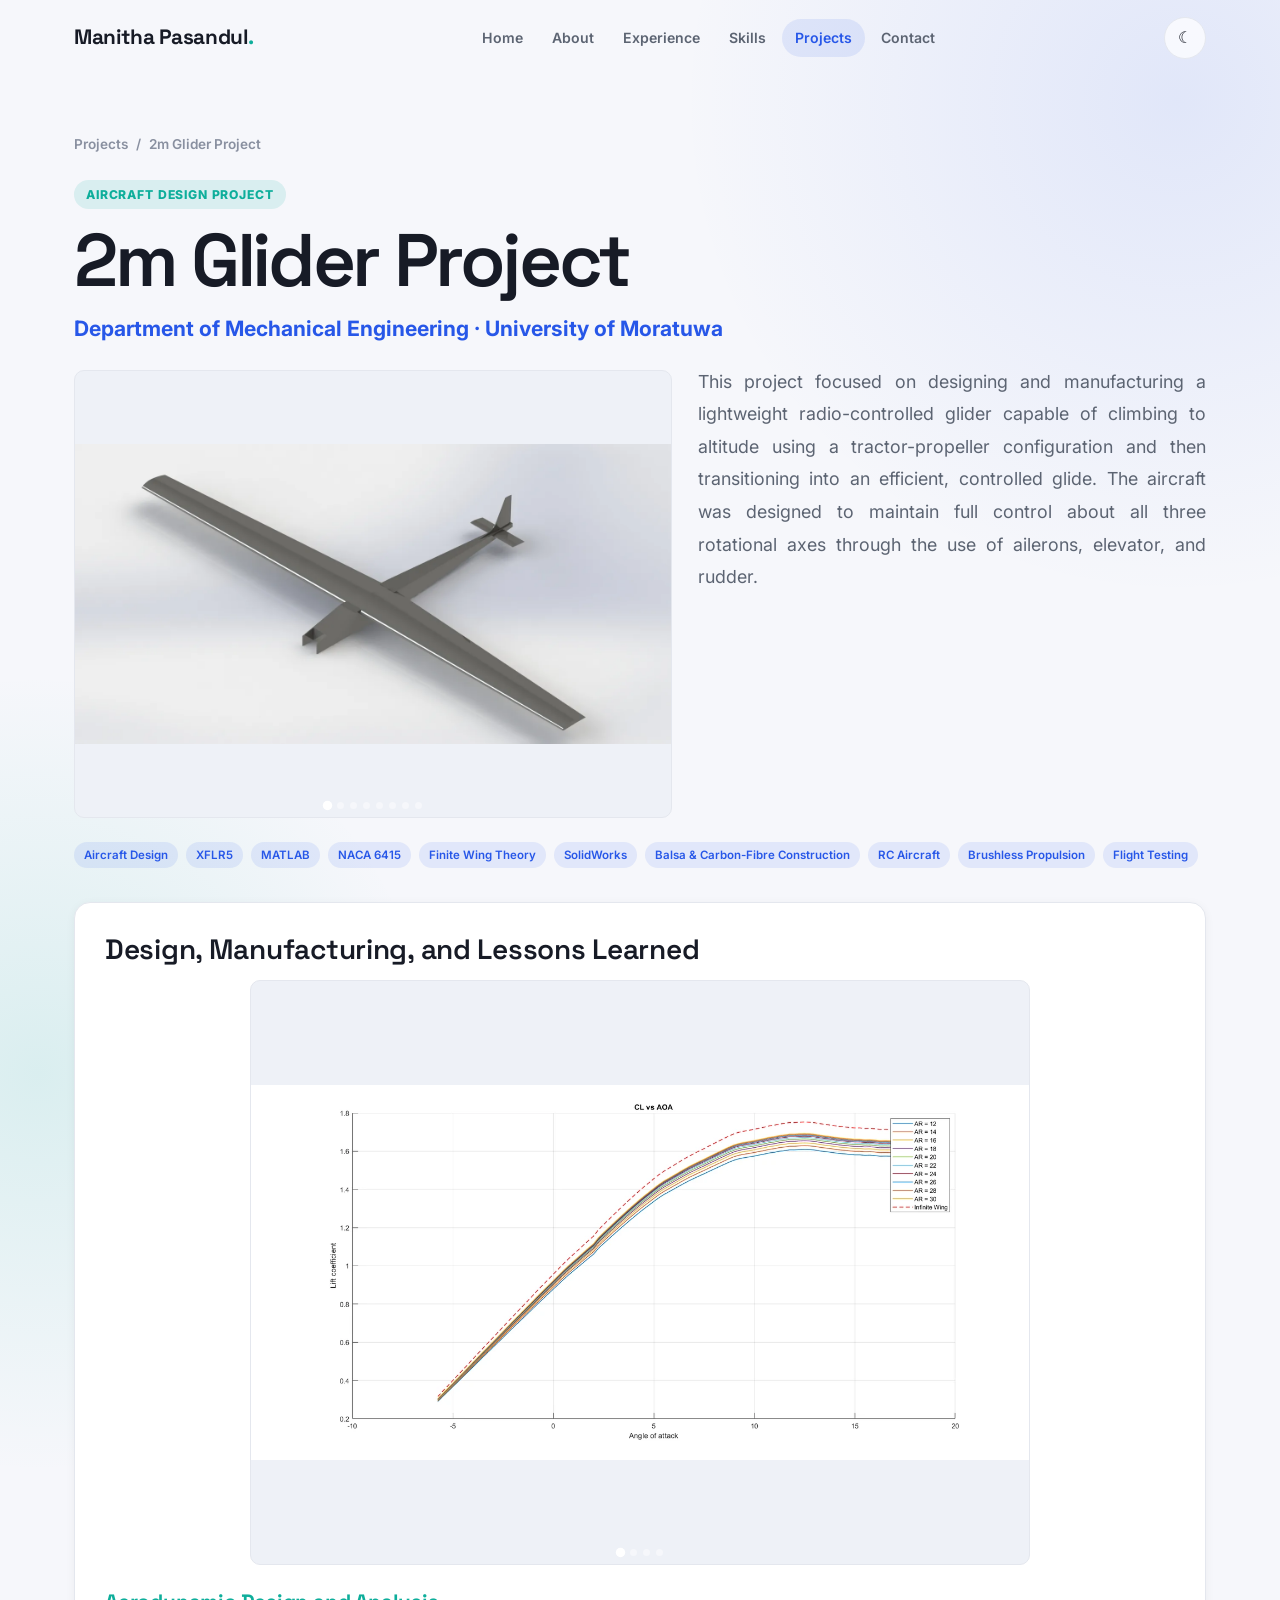
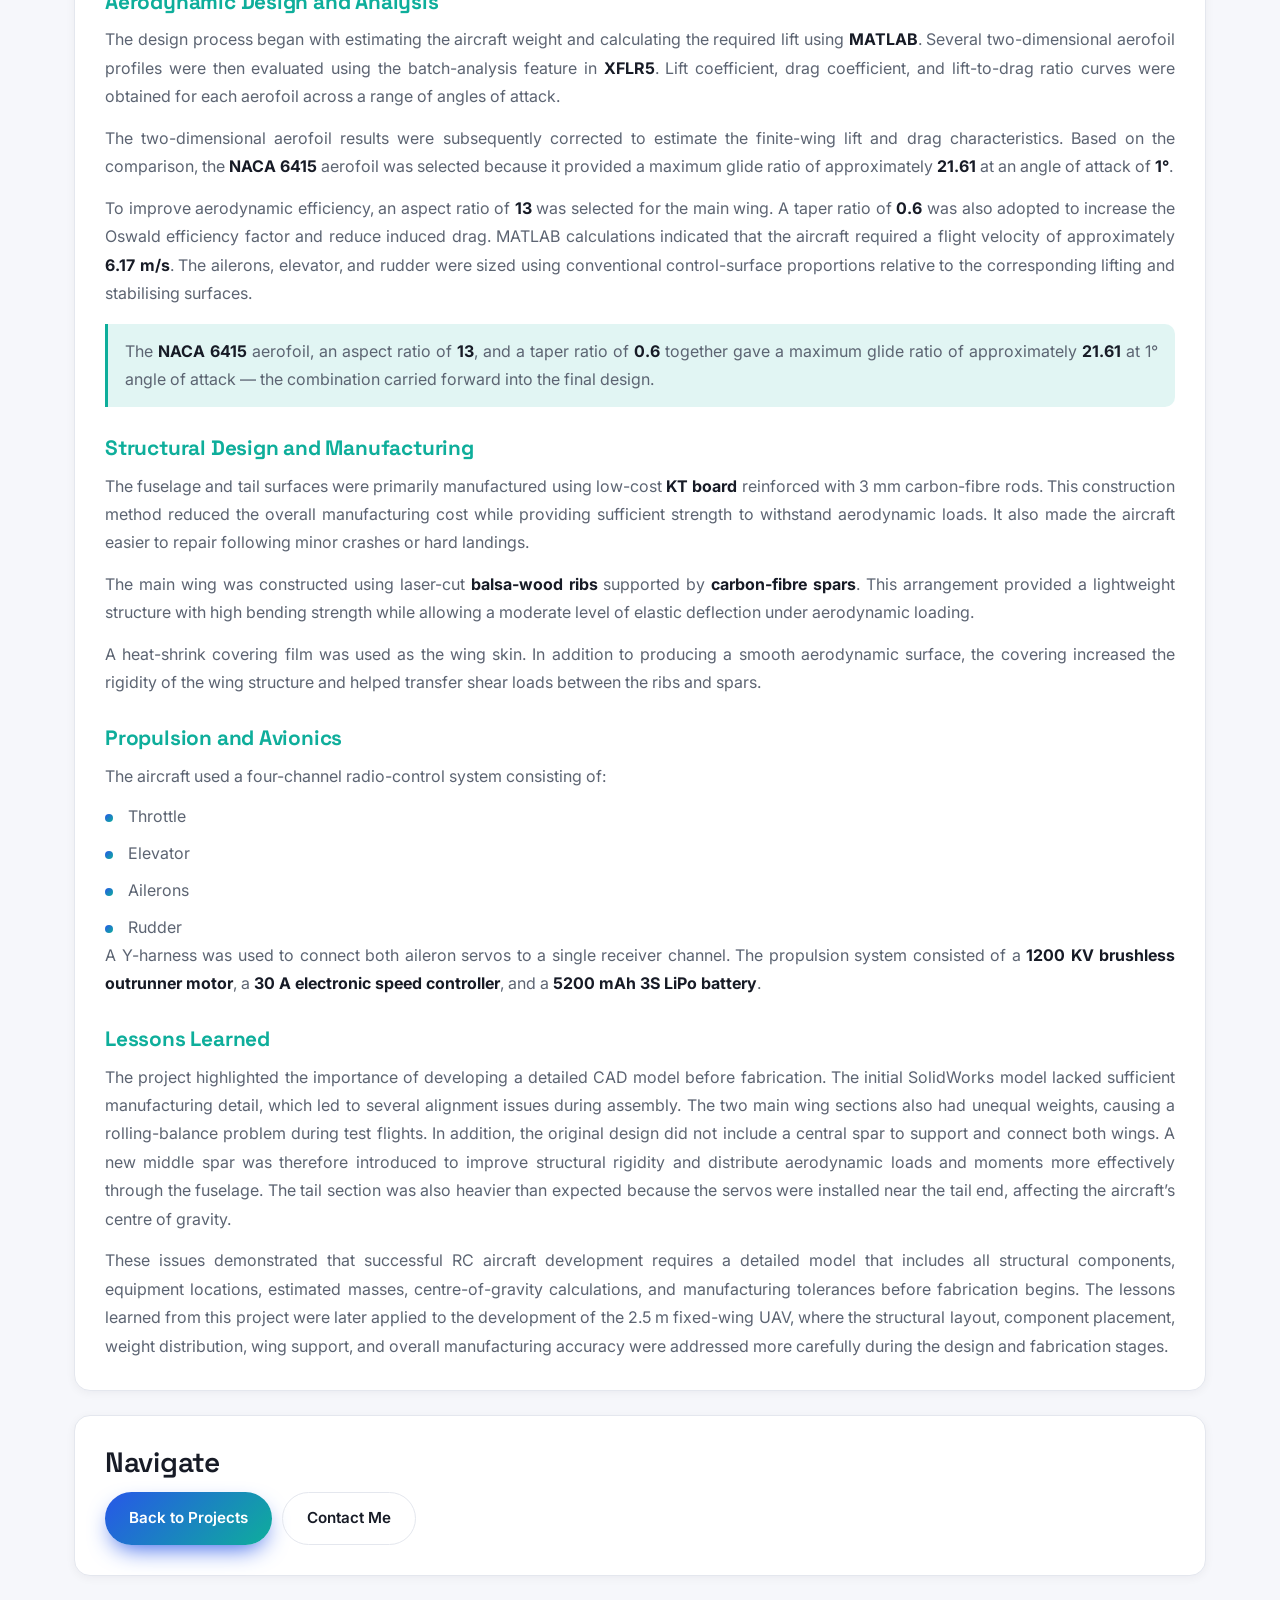
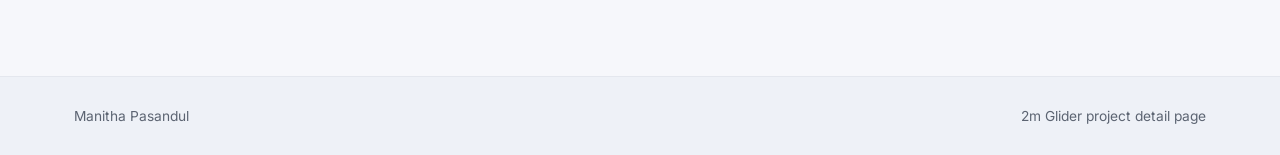
<file: 2m-glider.html>
<!DOCTYPE html>
<html lang="en">
<head>
  <meta charset="UTF-8" />
  <meta name="viewport" content="width=device-width, initial-scale=1.0" />
  <meta name="description" content="Design and fabrication of a 2 m span RC glider with a tractor-propeller climb-and-glide configuration, sized in MATLAB and XFLR5 around the NACA 6415 aerofoil, and built from balsa, carbon fibre, and KT board." />
  <title>2m Glider Project | Manitha Pasandul</title>

  <link rel="preconnect" href="https://fonts.googleapis.com" />
  <link rel="preconnect" href="https://fonts.gstatic.com" crossorigin />
  <link href="https://fonts.googleapis.com/css2?family=Inter:wght@400;500;600;700&family=Space+Grotesk:wght@500;600;700&display=swap" rel="stylesheet" />
  <link rel="stylesheet" href="css/style.css?v=58" />

  <script>
    (function () {
      const saved = localStorage.getItem("portfolio-theme");
      const dark = window.matchMedia("(prefers-color-scheme: dark)").matches;
      document.documentElement.setAttribute("data-theme", saved || (dark ? "dark" : "light"));
    })();
  </script>
</head>

<body class="detail-page-body justify-copy">
  <header class="detail-site-header">
    <div class="container detail-navbar">
      <a class="brand" href="index.html#home">Manitha Pasandul<span class="brand-accent">.</span></a>

      <nav class="detail-nav-links" id="detail-nav-links" aria-label="Main navigation">
        <a class="" href="index.html#home">Home</a>
<a class="" href="index.html#about">About</a>
<a class="" href="index.html#experience">Experience</a>
<a class="" href="index.html#skills">Skills</a>
<a class="active" href="index.html#projects">Projects</a>
<a class="" href="index.html#contact">Contact</a>
      </nav>
      <div class="detail-nav-actions">
        <button class="detail-icon-button" id="detail-theme-toggle" type="button" aria-label="Toggle theme">☾</button>
        <button class="detail-icon-button" id="detail-menu-toggle" type="button" aria-label="Toggle navigation" aria-expanded="false">☰</button>
      </div>

    </div>
  </header>

  <main class="container full-experience-main">
    <div class="experience-breadcrumb">
      <a href="index.html#projects">Projects</a>
      <span>/</span>
      <span>2m Glider Project</span>
    </div>

    <section class="full-experience-hero has-media">
      <span class="full-experience-kicker">Aircraft Design Project</span>
      <h1 class="full-experience-title">2m Glider Project</h1>
      <p class="full-experience-subtitle">Department of Mechanical Engineering &middot; University of Moratuwa</p>
      <div class="full-experience-hero-body media-left">
        <div class="exp-media experience-media-slideshow full-experience-hero-media is-uncropped" data-slideshow>
          <div class="exp-slides">
            <figure class="exp-slide is-active" data-slide="0"><img src="assets/images/projects/2m-glider/2mg.webp" alt="The 2 m glider aircraft" loading="lazy" /></figure>
            <figure class="exp-slide" data-slide="1"><img src="assets/images/projects/2m-glider/2mg2.webp" alt="The 2 m glider aircraft" loading="lazy" /></figure>
            <figure class="exp-slide" data-slide="2"><img src="assets/images/projects/2m-glider/2mg3.webp" alt="The 2 m glider aircraft" loading="lazy" /></figure>
            <figure class="exp-slide" data-slide="3"><img src="assets/images/projects/2m-glider/2mg4.webp" alt="The 2 m glider aircraft" loading="lazy" /></figure>
            <figure class="exp-slide" data-slide="4"><img src="assets/images/projects/2m-glider/2mg5.webp" alt="The 2 m glider aircraft" loading="lazy" /></figure>
            <figure class="exp-slide" data-slide="5"><img src="assets/images/projects/2m-glider/2mg6.webp" alt="The 2 m glider aircraft" loading="lazy" /></figure>
            <figure class="exp-slide" data-slide="6"><img src="assets/images/projects/2m-glider/2mg7.webp" alt="The 2 m glider aircraft" loading="lazy" /></figure>
            <figure class="exp-slide" data-slide="7"><img src="assets/images/projects/2m-glider/2mg8.webp" alt="The 2 m glider aircraft" loading="lazy" /></figure>
          </div>
          <button class="exp-slide-nav previous" type="button" data-slide-prev aria-label="Previous image">&#8592;</button>
          <button class="exp-slide-nav next" type="button" data-slide-next aria-label="Next image">&#8594;</button>
          <div class="exp-slide-dots" role="tablist">
            <button class="exp-dot is-active" type="button" data-slide-to="0" role="tab" aria-label="Image 1 of 8"></button>
            <button class="exp-dot" type="button" data-slide-to="1" role="tab" aria-label="Image 2 of 8"></button>
            <button class="exp-dot" type="button" data-slide-to="2" role="tab" aria-label="Image 3 of 8"></button>
            <button class="exp-dot" type="button" data-slide-to="3" role="tab" aria-label="Image 4 of 8"></button>
            <button class="exp-dot" type="button" data-slide-to="4" role="tab" aria-label="Image 5 of 8"></button>
            <button class="exp-dot" type="button" data-slide-to="5" role="tab" aria-label="Image 6 of 8"></button>
            <button class="exp-dot" type="button" data-slide-to="6" role="tab" aria-label="Image 7 of 8"></button>
            <button class="exp-dot" type="button" data-slide-to="7" role="tab" aria-label="Image 8 of 8"></button>
          </div>
        </div>
        <p class="full-experience-lead">
          This project focused on designing and manufacturing a lightweight radio-controlled glider capable of climbing to altitude using a tractor-propeller configuration and then transitioning into an efficient, controlled glide. The aircraft was designed to maintain full control about all three rotational axes through the use of ailerons, elevator, and rudder.
        </p>
      </div>
      <div class="experience-tag-row"><span class="tag">Aircraft Design</span><span class="tag">XFLR5</span><span class="tag">MATLAB</span><span class="tag">NACA 6415</span><span class="tag">Finite Wing Theory</span><span class="tag">SolidWorks</span><span class="tag">Balsa &amp; Carbon-Fibre Construction</span><span class="tag">RC Aircraft</span><span class="tag">Brushless Propulsion</span><span class="tag">Flight Testing</span></div>
    </section>
    <div class="full-experience-layout is-single-column">
      <div class="full-experience-content">

<section class="experience-section-card media-top">
  <h2>Design, Manufacturing, and Lessons Learned</h2>
  <div class="exp-media experience-media-slideshow is-uncropped" data-slideshow>
    <div class="exp-slides">
      <figure class="exp-slide is-active" data-slide="0"><img src="assets/images/projects/2m-glider/cl-comparison.webp" alt="Lift-coefficient comparison across candidate aerofoils" loading="lazy" /></figure>
      <figure class="exp-slide" data-slide="1"><img src="assets/images/projects/2m-glider/finite-wing-curves.webp" alt="Finite-wing corrected lift and drag curves" loading="lazy" /></figure>
      <figure class="exp-slide" data-slide="2"><img src="assets/images/projects/2m-glider/oswald-comparison.webp" alt="Oswald efficiency factor comparison across taper ratios" loading="lazy" /></figure>
      <figure class="exp-slide" data-slide="3"><img src="assets/images/projects/2m-glider/tail-cl.webp" alt="Tail lift-coefficient sizing curve" loading="lazy" /></figure>
    </div>
    <button class="exp-slide-nav previous" type="button" data-slide-prev aria-label="Previous image">&#8592;</button>
    <button class="exp-slide-nav next" type="button" data-slide-next aria-label="Next image">&#8594;</button>
    <div class="exp-slide-dots" role="tablist">
      <button class="exp-dot is-active" type="button" data-slide-to="0" role="tab" aria-label="Image 1 of 4"></button>
      <button class="exp-dot" type="button" data-slide-to="1" role="tab" aria-label="Image 2 of 4"></button>
      <button class="exp-dot" type="button" data-slide-to="2" role="tab" aria-label="Image 3 of 4"></button>
      <button class="exp-dot" type="button" data-slide-to="3" role="tab" aria-label="Image 4 of 4"></button>
    </div>
  </div>

  <h3>Aerodynamic Design and Analysis</h3>
  <p>
    The design process began with estimating the aircraft weight and calculating the required lift using <strong>MATLAB</strong>. Several two-dimensional aerofoil profiles were then evaluated using the batch-analysis feature in <strong>XFLR5</strong>. Lift coefficient, drag coefficient, and lift-to-drag ratio curves were obtained for each aerofoil across a range of angles of attack.
  </p>
  <p>
    The two-dimensional aerofoil results were subsequently corrected to estimate the finite-wing lift and drag characteristics. Based on the comparison, the <strong>NACA 6415</strong> aerofoil was selected because it provided a maximum glide ratio of approximately <strong>21.61</strong> at an angle of attack of <strong>1&deg;</strong>.
  </p>
  <p>
    To improve aerodynamic efficiency, an aspect ratio of <strong>13</strong> was selected for the main wing. A taper ratio of <strong>0.6</strong> was also adopted to increase the Oswald efficiency factor and reduce induced drag. MATLAB calculations indicated that the aircraft required a flight velocity of approximately <strong>6.17 m/s</strong>. The ailerons, elevator, and rudder were sized using conventional control-surface proportions relative to the corresponding lifting and stabilising surfaces.
  </p>
  <div class="experience-finding">
    <p>The <strong>NACA 6415</strong> aerofoil, an aspect ratio of <strong>13</strong>, and a taper ratio of <strong>0.6</strong> together gave a maximum glide ratio of approximately <strong>21.61</strong> at 1&deg; angle of attack &mdash; the combination carried forward into the final design.</p>
  </div>

  <h3>Structural Design and Manufacturing</h3>
  <p>
    The fuselage and tail surfaces were primarily manufactured using low-cost <strong>KT board</strong> reinforced with 3 mm carbon-fibre rods. This construction method reduced the overall manufacturing cost while providing sufficient strength to withstand aerodynamic loads. It also made the aircraft easier to repair following minor crashes or hard landings.
  </p>
  <p>
    The main wing was constructed using laser-cut <strong>balsa-wood ribs</strong> supported by <strong>carbon-fibre spars</strong>. This arrangement provided a lightweight structure with high bending strength while allowing a moderate level of elastic deflection under aerodynamic loading.
  </p>
  <p>
    A heat-shrink covering film was used as the wing skin. In addition to producing a smooth aerodynamic surface, the covering increased the rigidity of the wing structure and helped transfer shear loads between the ribs and spars.
  </p>

  <h3>Propulsion and Avionics</h3>
  <p>
    The aircraft used a four-channel radio-control system consisting of:
  </p>
  <ul class="experience-key-list">
    <li>Throttle</li>
    <li>Elevator</li>
    <li>Ailerons</li>
    <li>Rudder</li>
  </ul>
  <p>
    A Y-harness was used to connect both aileron servos to a single receiver channel. The propulsion system consisted of a <strong>1200 KV brushless outrunner motor</strong>, a <strong>30 A electronic speed controller</strong>, and a <strong>5200 mAh 3S LiPo battery</strong>.
  </p>

  <h3>Lessons Learned</h3>
  <p>
    The project highlighted the importance of developing a detailed CAD model before fabrication. The initial SolidWorks model lacked sufficient manufacturing detail, which led to several alignment issues during assembly. The two main wing sections also had unequal weights, causing a rolling-balance problem during test flights. In addition, the original design did not include a central spar to support and connect both wings. A new middle spar was therefore introduced to improve structural rigidity and distribute aerodynamic loads and moments more effectively through the fuselage. The tail section was also heavier than expected because the servos were installed near the tail end, affecting the aircraft&rsquo;s centre of gravity.
  </p>
  <p>
    These issues demonstrated that successful RC aircraft development requires a detailed model that includes all structural components, equipment locations, estimated masses, centre-of-gravity calculations, and manufacturing tolerances before fabrication begins. The lessons learned from this project were later applied to the development of the 2.5 m fixed-wing UAV, where the structural layout, component placement, weight distribution, wing support, and overall manufacturing accuracy were addressed more carefully during the design and fabrication stages.
  </p>
</section>

<section class="experience-section-card experience-navigate-card">
  <h2>Navigate</h2>
  <div class="experience-page-cta">
    <a class="btn btn-primary" href="index.html#projects">Back to Projects</a>
    <a class="btn btn-outline" href="index.html#contact">Contact Me</a>
  </div>
</section>

      </div>
    </div>
  </main>

  <footer class="full-experience-footer">
    <div class="container full-experience-footer-inner">
      <p>Manitha Pasandul</p>
      <p>2m Glider project detail page</p>
    </div>
  </footer>

  <script src="js/detail-page.js?v=58"></script>
</body>
</html>
</file>
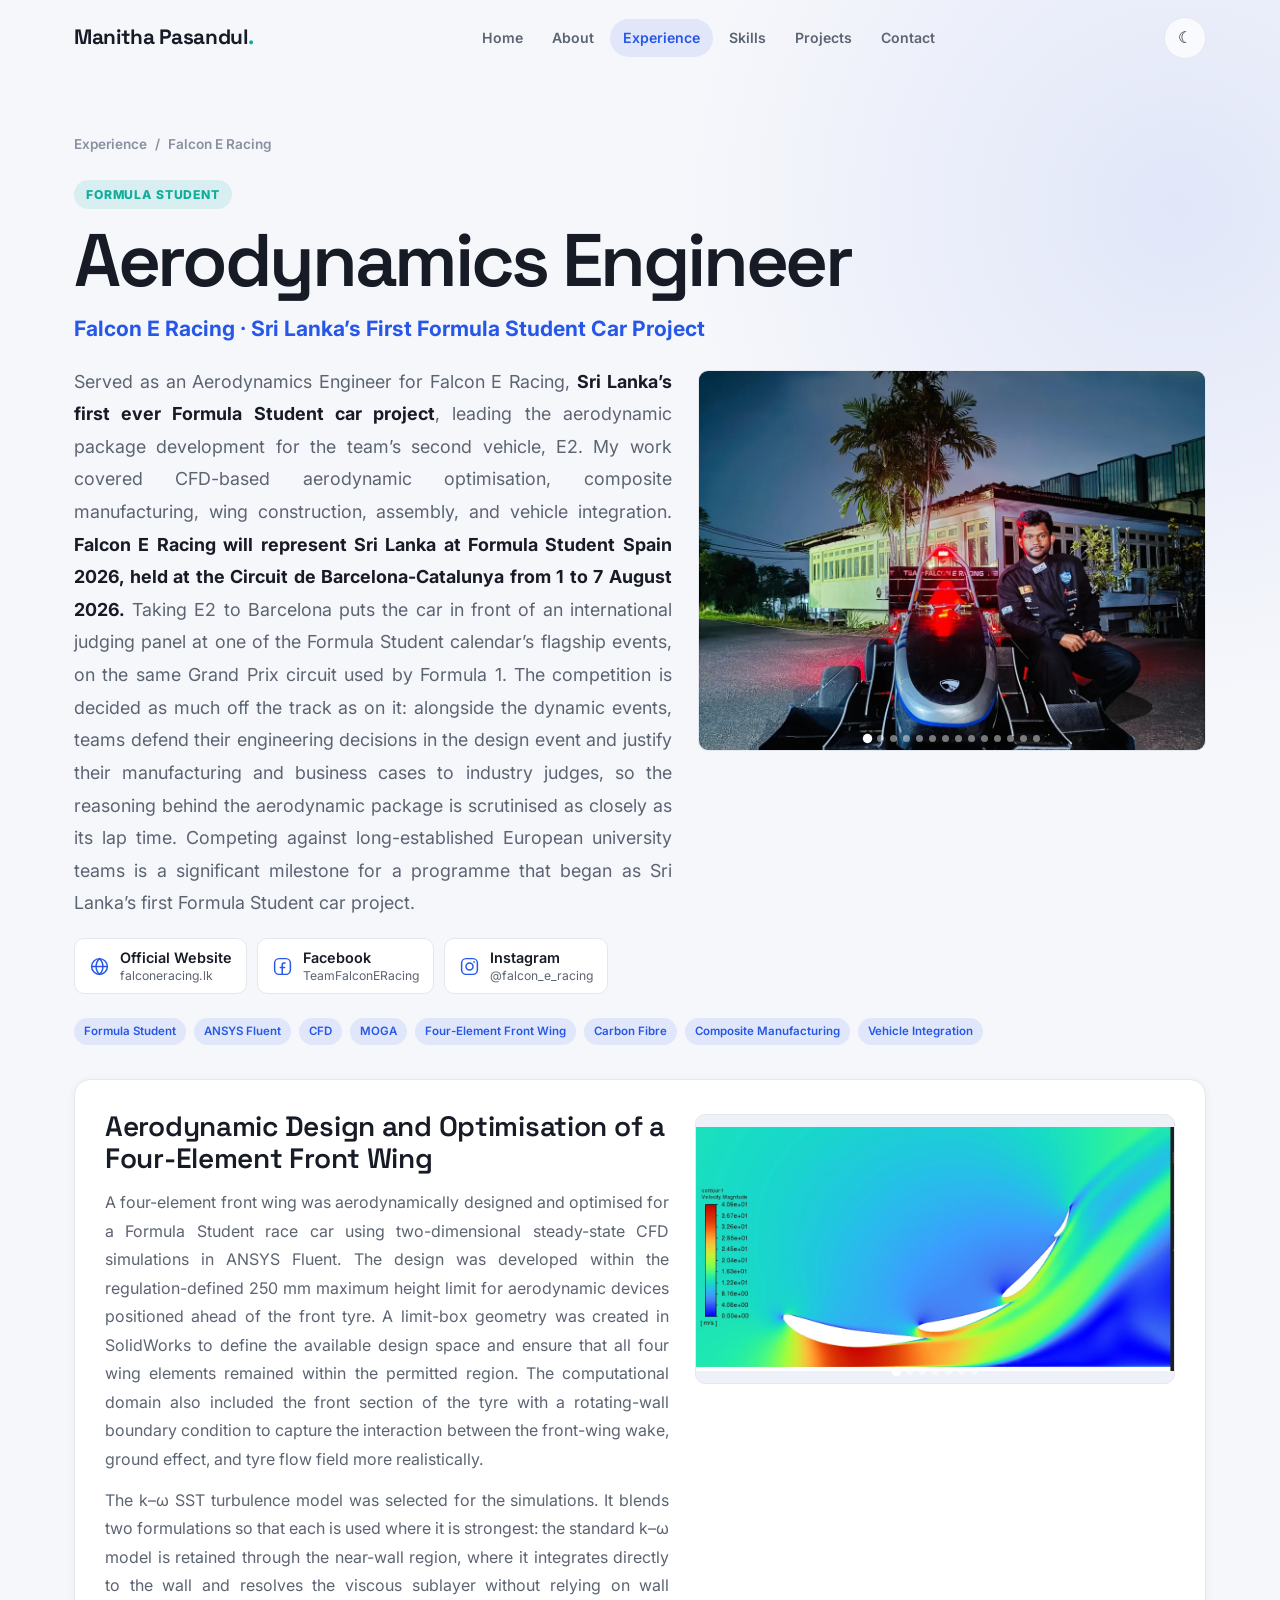
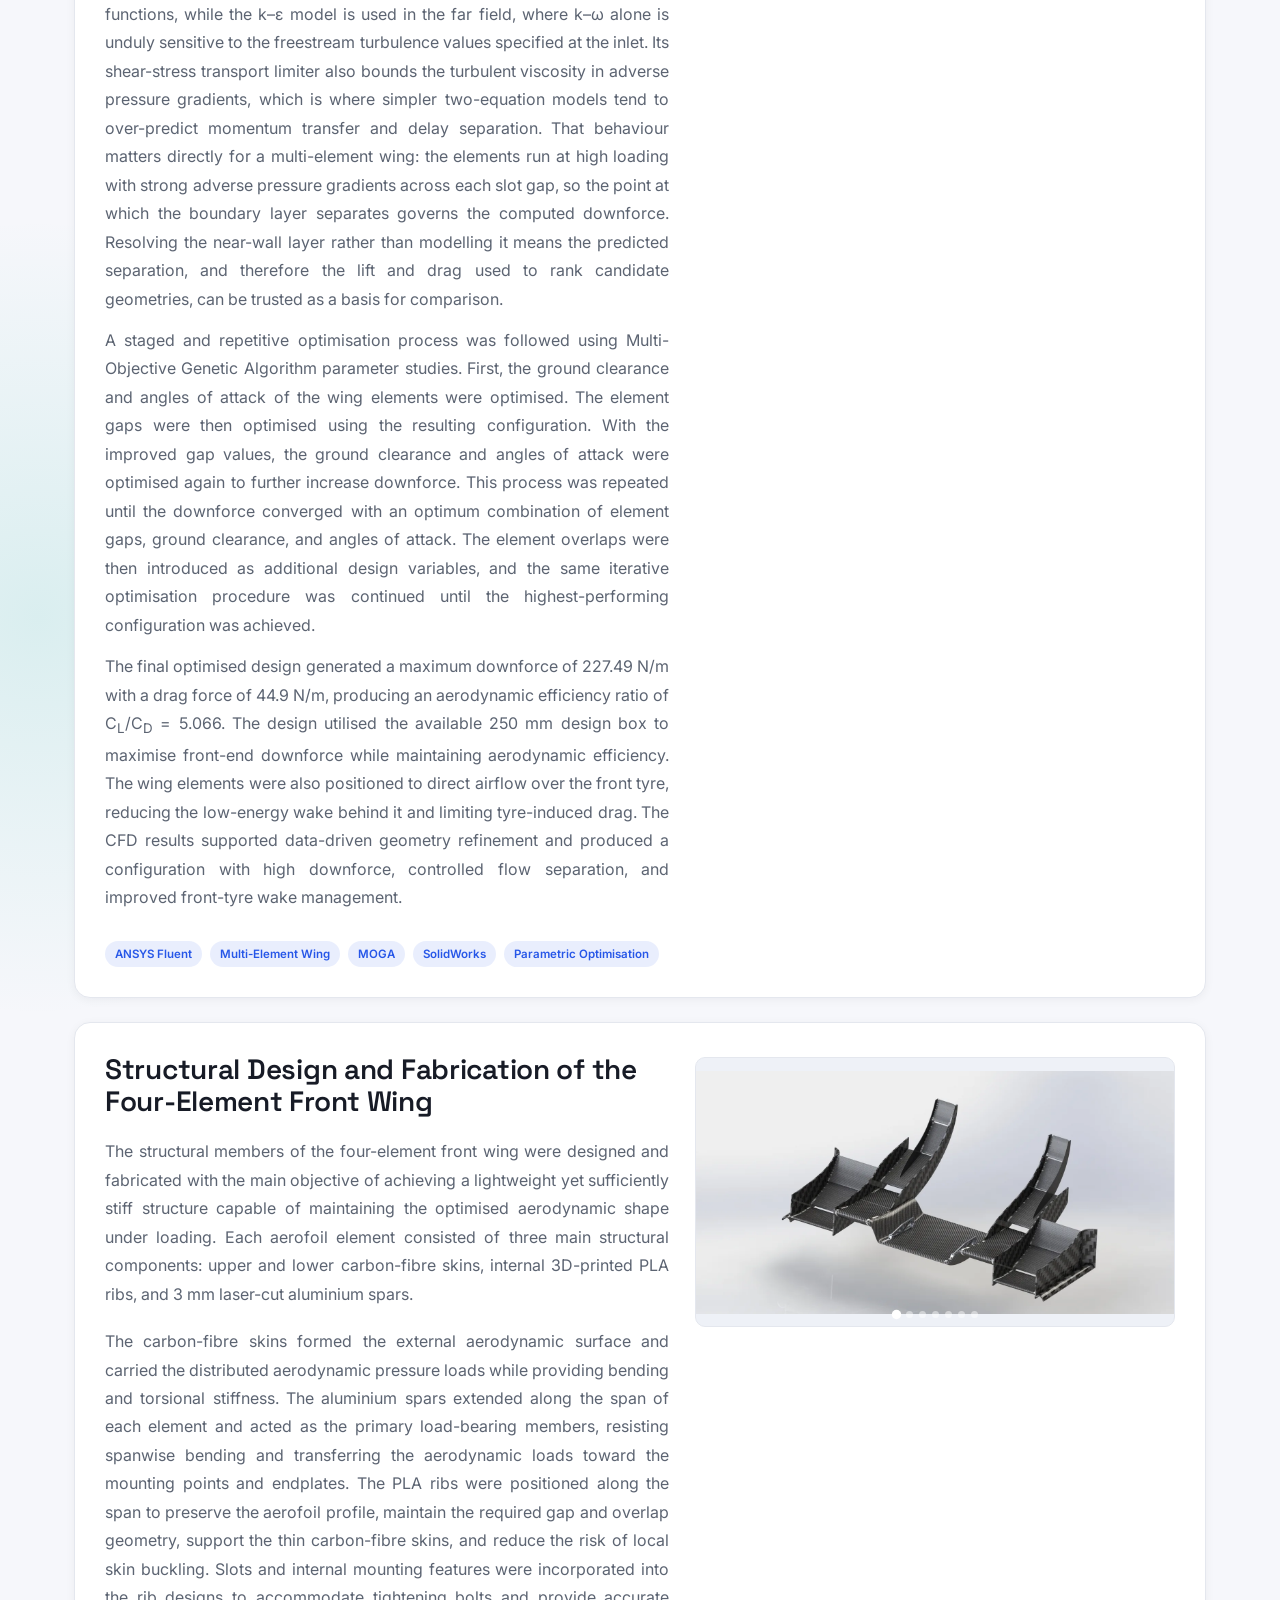
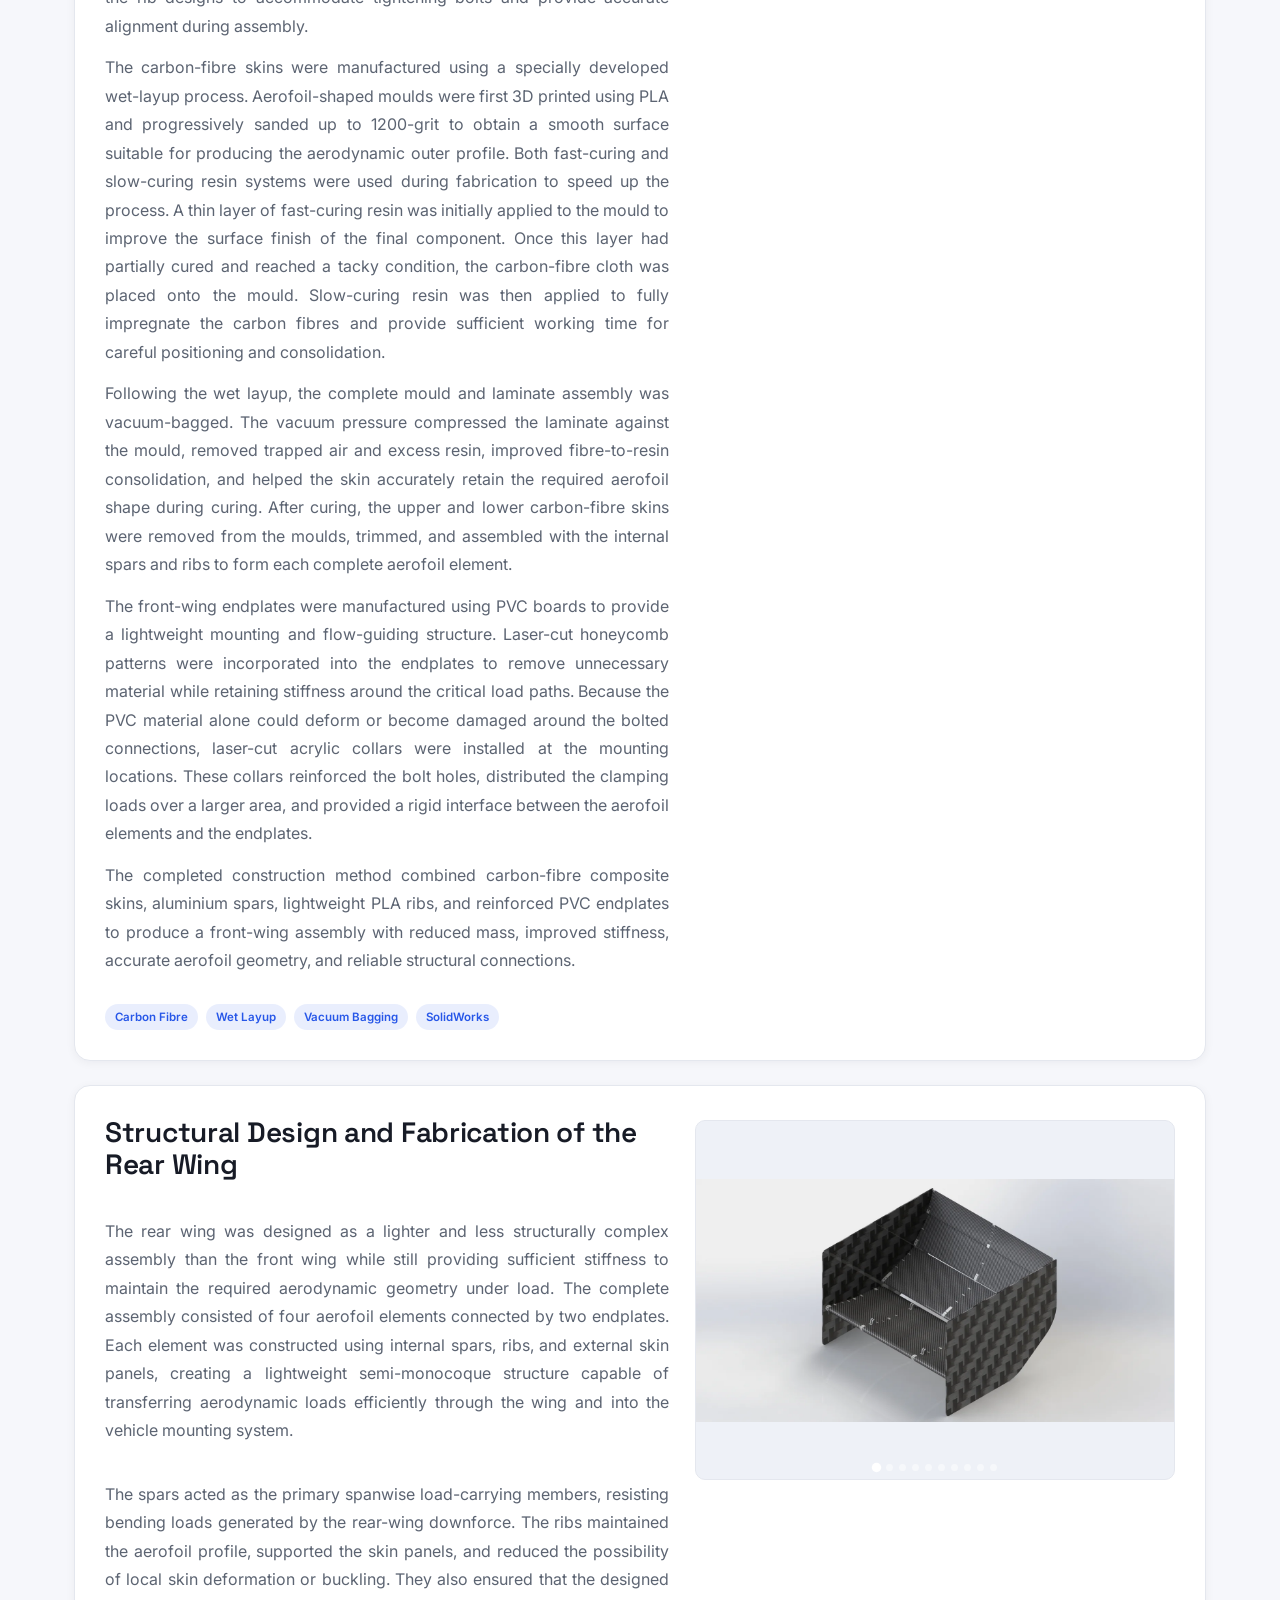
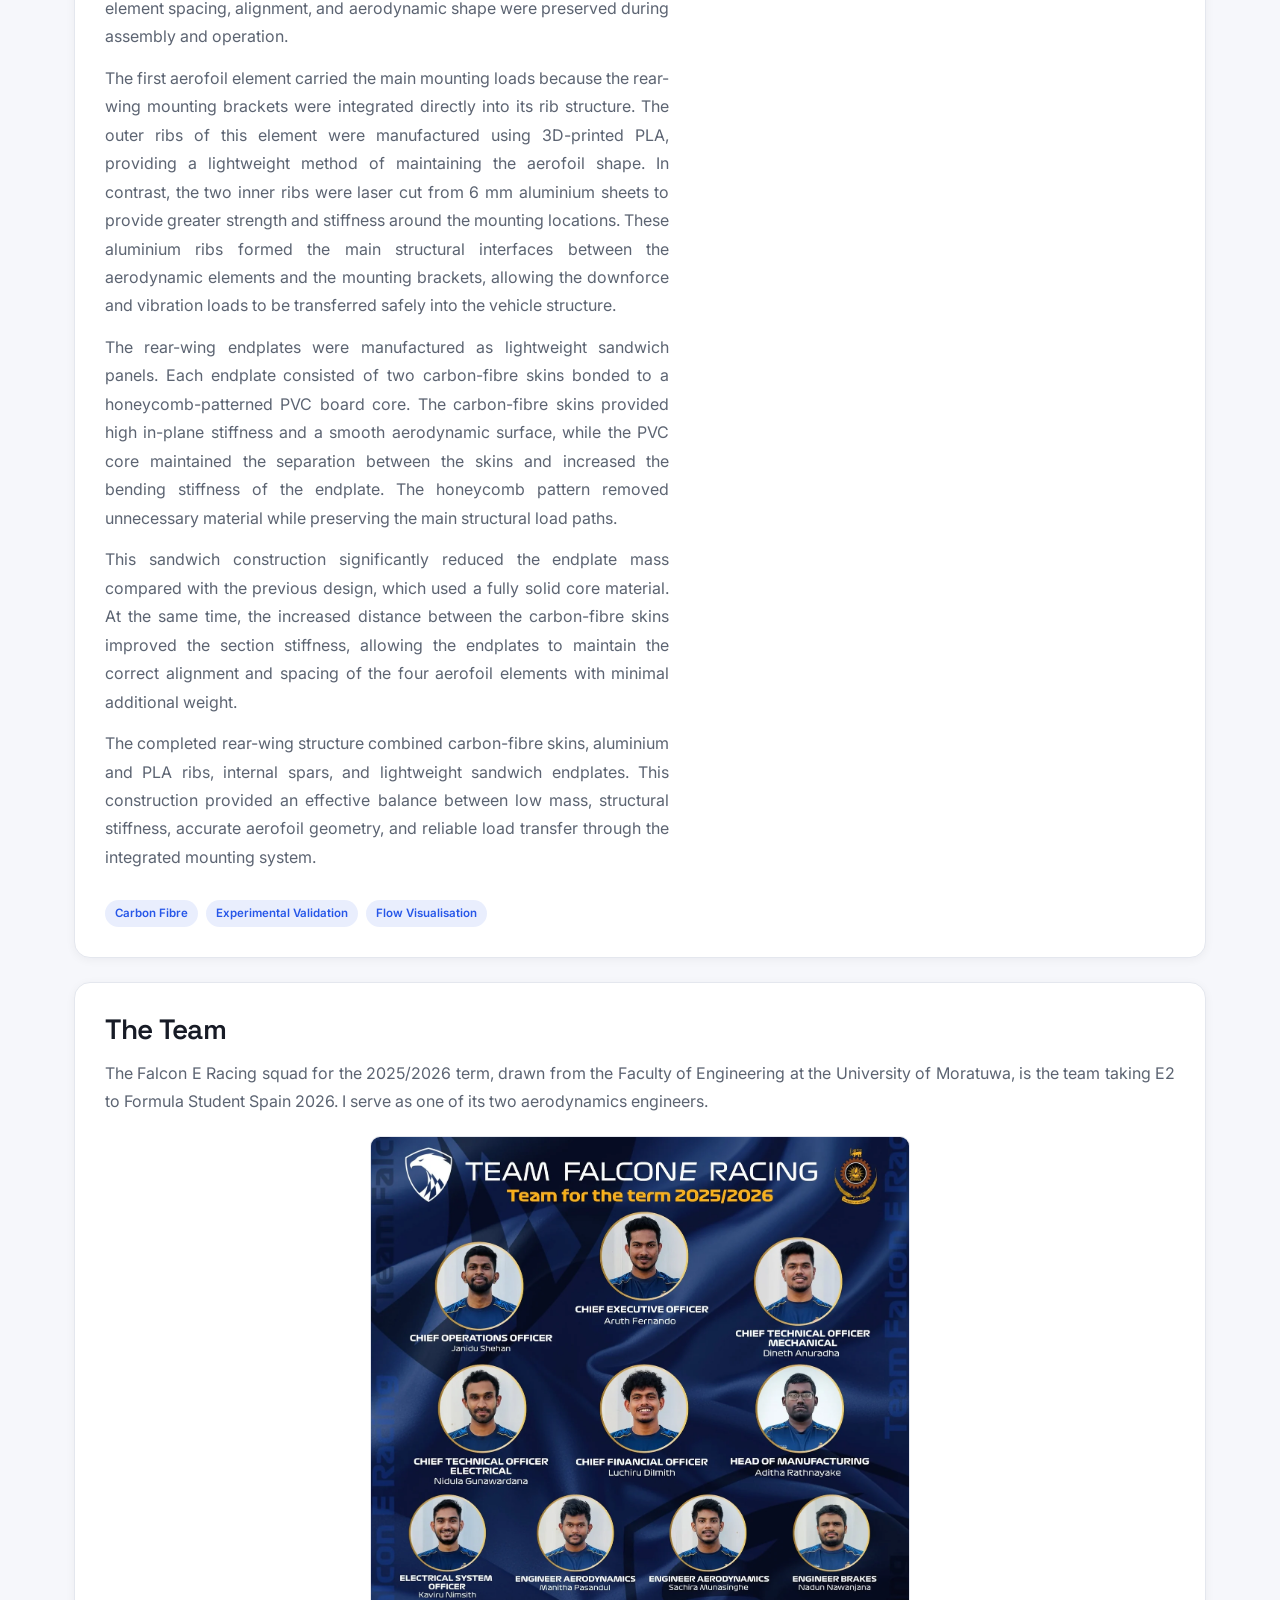
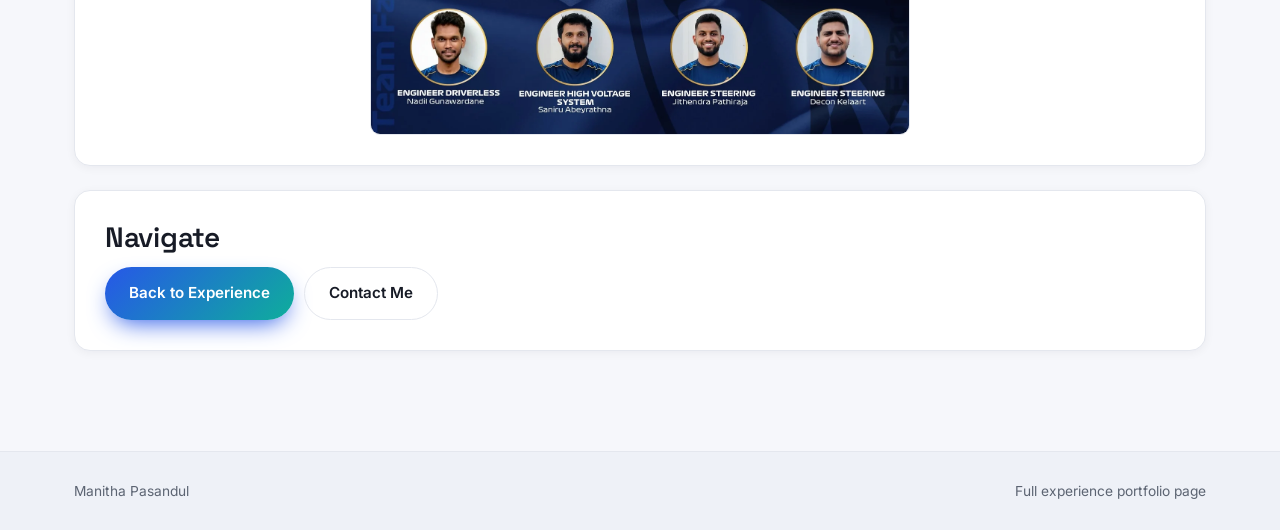
<file: falcon-e-racing.html>
<!DOCTYPE html>
<html lang="en">
<head>
  <meta charset="UTF-8" />
  <meta name="viewport" content="width=device-width, initial-scale=1.0" />
  <meta name="description" content="Detailed Falcon E Racing Formula Student aerodynamics experience covering CFD optimisation, composite manufacturing, wing construction, and E2 vehicle integration." />
  <title>Aerodynamics Engineer | Manitha Pasandul</title>

  <link rel="preconnect" href="https://fonts.googleapis.com" />
  <link rel="preconnect" href="https://fonts.gstatic.com" crossorigin />
  <link href="https://fonts.googleapis.com/css2?family=Inter:wght@400;500;600;700&family=Space+Grotesk:wght@500;600;700&display=swap" rel="stylesheet" />
  <link rel="stylesheet" href="css/style.css?v=58" />

  <script>
    (function () {
      const saved = localStorage.getItem("portfolio-theme");
      const dark = window.matchMedia("(prefers-color-scheme: dark)").matches;
      document.documentElement.setAttribute("data-theme", saved || (dark ? "dark" : "light"));
    })();
  </script>
</head>

<body class="detail-page-body justify-copy">
  <header class="detail-site-header">
    <div class="container detail-navbar">
      <a class="brand" href="index.html#home">Manitha Pasandul<span class="brand-accent">.</span></a>
      
      <nav class="detail-nav-links" id="detail-nav-links" aria-label="Main navigation">
        <a class="" href="index.html#home">Home</a>
<a class="" href="index.html#about">About</a>
<a class="active" href="index.html#experience">Experience</a>
<a class="" href="index.html#skills">Skills</a>
<a class="" href="index.html#projects">Projects</a>
<a class="" href="index.html#contact">Contact</a>
      </nav>
      <div class="detail-nav-actions">
        <button class="detail-icon-button" id="detail-theme-toggle" type="button" aria-label="Toggle theme">☾</button>
        <button class="detail-icon-button" id="detail-menu-toggle" type="button" aria-label="Toggle navigation" aria-expanded="false">☰</button>
      </div>
    
    </div>
  </header>

  <main class="container full-experience-main">
    <div class="experience-breadcrumb">
      <a href="index.html#experience">Experience</a>
      <span>/</span>
      <span>Falcon E Racing</span>
    </div>

    
    <section class="full-experience-hero has-media">
      <span class="full-experience-kicker">Formula Student</span>
      <h1 class="full-experience-title">Aerodynamics Engineer</h1>
      <p class="full-experience-subtitle">Falcon E Racing · Sri Lanka’s First Formula Student Car Project</p>
      <div class="full-experience-hero-body">
        <p class="full-experience-lead">
        Served as an Aerodynamics Engineer for Falcon E Racing, <strong>Sri Lanka’s first ever Formula Student car project</strong>, leading the aerodynamic package development for the team’s second vehicle, E2. My work covered CFD-based aerodynamic optimisation, composite manufacturing, wing construction, assembly, and vehicle integration.
          <strong>Falcon E Racing will represent Sri Lanka at Formula Student Spain 2026, held at the Circuit de Barcelona-Catalunya from 1 to 7 August 2026.</strong> Taking E2 to Barcelona puts the car in front of an international judging panel at one of the Formula Student calendar&rsquo;s flagship events, on the same Grand Prix circuit used by Formula 1. The competition is decided as much off the track as on it: alongside the dynamic events, teams defend their engineering decisions in the design event and justify their manufacturing and business cases to industry judges, so the reasoning behind the aerodynamic package is scrutinised as closely as its lap time. Competing against long-established European university teams is a significant milestone for a programme that began as Sri Lanka&rsquo;s first Formula Student car project.
        </p>
        <div class="experience-link-row" aria-label="Falcon E Racing official channels">
          <a class="experience-link" href="https://falconeracing.lk/" target="_blank" rel="noopener noreferrer">
            <svg class="icon" viewBox="0 0 24 24" aria-hidden="true"><circle cx="12" cy="12" r="9"/><line x1="3" y1="12" x2="21" y2="12"/><path d="M12 3c2.5 2.4 3.9 5.6 3.9 9s-1.4 6.6-3.9 9c-2.5-2.4-3.9-5.6-3.9-9s1.4-6.6 3.9-9z" stroke-linejoin="round"/></svg>
            <span><strong>Official Website</strong><small>falconeracing.lk</small></span>
          </a>
          <a class="experience-link" href="https://www.facebook.com/TeamFalconERacing/" target="_blank" rel="noopener noreferrer">
            <svg class="icon" viewBox="0 0 24 24" aria-hidden="true"><rect x="3" y="3" width="18" height="18" rx="5"/><path d="M14.9 8.1h-1.2a2 2 0 0 0-2 2V21" stroke-linecap="round" stroke-linejoin="round"/><line x1="9.5" y1="13.1" x2="14.4" y2="13.1" stroke-linecap="round"/></svg>
            <span><strong>Facebook</strong><small>TeamFalconERacing</small></span>
          </a>
          <a class="experience-link" href="https://www.instagram.com/falcon_e_racing/?hl=en" target="_blank" rel="noopener noreferrer">
            <svg class="icon" viewBox="0 0 24 24" aria-hidden="true"><rect x="3" y="3" width="18" height="18" rx="5"/><circle cx="12" cy="12" r="4"/><circle cx="17.2" cy="6.8" r="1" fill="currentColor" stroke="none"/></svg>
            <span><strong>Instagram</strong><small>@falcon_e_racing</small></span>
          </a>
        </div>
        <div class="exp-media experience-media-slideshow full-experience-hero-media" data-slideshow>
          <div class="exp-slides">
            <figure class="exp-slide is-active" data-slide="0"><img src="assets/images/experience/falcon/e2-night.webp" alt="Falcon E Racing Formula Student programme" loading="lazy" /></figure>
            <figure class="exp-slide" data-slide="1"><img src="assets/images/experience/falcon/vehicle-launch.webp" alt="Falcon E Racing Formula Student programme" loading="lazy" /></figure>
            <figure class="exp-slide" data-slide="2"><img src="assets/images/experience/falcon/e2-track.webp" alt="Falcon E Racing Formula Student programme" loading="lazy" /></figure>
            <figure class="exp-slide" data-slide="3"><img src="assets/images/experience/falcon/f4.webp" alt="Falcon E Racing Formula Student programme" loading="lazy" /></figure>
            <figure class="exp-slide" data-slide="4"><img src="assets/images/experience/falcon/falconex3.webp" alt="Falcon E Racing Formula Student programme" loading="lazy" /></figure>
            <figure class="exp-slide" data-slide="5"><img src="assets/images/experience/falcon/falconex4.webp" alt="Falcon E Racing Formula Student programme" loading="lazy" /></figure>
            <figure class="exp-slide" data-slide="6"><img src="assets/images/experience/falcon/falconex5.webp" alt="Falcon E Racing Formula Student programme" loading="lazy" /></figure>
            <figure class="exp-slide" data-slide="7"><img src="assets/images/experience/falcon/falconex6.webp" alt="Falcon E Racing Formula Student programme" loading="lazy" /></figure>
            <figure class="exp-slide" data-slide="8"><img src="assets/images/experience/falcon/falconex7.webp" alt="Falcon E Racing Formula Student programme" loading="lazy" /></figure>
            <figure class="exp-slide" data-slide="9"><img src="assets/images/experience/falcon/falconex9.webp" alt="Falcon E Racing Formula Student programme" loading="lazy" /></figure>
            <figure class="exp-slide" data-slide="10"><img src="assets/images/experience/falcon/falconex10.webp" alt="Falcon E Racing Formula Student programme" loading="lazy" /></figure>
            <figure class="exp-slide" data-slide="11"><img src="assets/images/experience/falcon/falconex11.webp" alt="Falcon E Racing Formula Student programme" loading="lazy" /></figure>
            <figure class="exp-slide" data-slide="12"><img src="assets/images/experience/falcon/falconex12.webp" alt="Falcon E Racing Formula Student programme" loading="lazy" /></figure>
            <figure class="exp-slide" data-slide="13"><img src="assets/images/experience/falcon/falconex15.webp" alt="Falcon E Racing Formula Student programme" loading="lazy" /></figure>
          </div>
          <button class="exp-slide-nav previous" type="button" data-slide-prev aria-label="Previous image">&#8592;</button>
          <button class="exp-slide-nav next" type="button" data-slide-next aria-label="Next image">&#8594;</button>
          <div class="exp-slide-dots" role="tablist">
            <button class="exp-dot is-active" type="button" data-slide-to="0" role="tab" aria-label="Image 1 of 14"></button>
            <button class="exp-dot" type="button" data-slide-to="1" role="tab" aria-label="Image 2 of 14"></button>
            <button class="exp-dot" type="button" data-slide-to="2" role="tab" aria-label="Image 3 of 14"></button>
            <button class="exp-dot" type="button" data-slide-to="3" role="tab" aria-label="Image 4 of 14"></button>
            <button class="exp-dot" type="button" data-slide-to="4" role="tab" aria-label="Image 5 of 14"></button>
            <button class="exp-dot" type="button" data-slide-to="5" role="tab" aria-label="Image 6 of 14"></button>
            <button class="exp-dot" type="button" data-slide-to="6" role="tab" aria-label="Image 7 of 14"></button>
            <button class="exp-dot" type="button" data-slide-to="7" role="tab" aria-label="Image 8 of 14"></button>
            <button class="exp-dot" type="button" data-slide-to="8" role="tab" aria-label="Image 9 of 14"></button>
            <button class="exp-dot" type="button" data-slide-to="9" role="tab" aria-label="Image 10 of 14"></button>
            <button class="exp-dot" type="button" data-slide-to="10" role="tab" aria-label="Image 11 of 14"></button>
            <button class="exp-dot" type="button" data-slide-to="11" role="tab" aria-label="Image 12 of 14"></button>
            <button class="exp-dot" type="button" data-slide-to="12" role="tab" aria-label="Image 13 of 14"></button>
            <button class="exp-dot" type="button" data-slide-to="13" role="tab" aria-label="Image 14 of 14"></button>
          </div>
        </div>
      </div>
      <div class="experience-tag-row"><span class="tag">Formula Student</span><span class="tag">ANSYS Fluent</span><span class="tag">CFD</span><span class="tag">MOGA</span><span class="tag">Four-Element Front Wing</span><span class="tag">Carbon Fibre</span><span class="tag">Composite Manufacturing</span><span class="tag">Vehicle Integration</span></div>
    </section>
    <div class="full-experience-layout is-single-column">
      <div class="full-experience-content">
        


<section class="experience-section-card has-slideshow" id="aerodynamic-design">
  <h2>Aerodynamic Design and Optimisation of a Four-Element Front Wing</h2>
  <p>
    A four-element front wing was aerodynamically designed and optimised for a Formula Student race car using two-dimensional steady-state CFD simulations in ANSYS Fluent. The design was developed within the regulation-defined 250 mm maximum height limit for aerodynamic devices positioned ahead of the front tyre. A limit-box geometry was created in SolidWorks to define the available design space and ensure that all four wing elements remained within the permitted region. The computational domain also included the front section of the tyre with a rotating-wall boundary condition to capture the interaction between the front-wing wake, ground effect, and tyre flow field more realistically.
  </p>
  <p>
    The k&ndash;&omega; SST turbulence model was selected for the simulations. It blends two formulations so that each is used where it is strongest: the standard k&ndash;&omega; model is retained through the near-wall region, where it integrates directly to the wall and resolves the viscous sublayer without relying on wall functions, while the k&ndash;&epsilon; model is used in the far field, where k&ndash;&omega; alone is unduly sensitive to the freestream turbulence values specified at the inlet. Its shear-stress transport limiter also bounds the turbulent viscosity in adverse pressure gradients, which is where simpler two-equation models tend to over-predict momentum transfer and delay separation. That behaviour matters directly for a multi-element wing: the elements run at high loading with strong adverse pressure gradients across each slot gap, so the point at which the boundary layer separates governs the computed downforce. Resolving the near-wall layer rather than modelling it means the predicted separation, and therefore the lift and drag used to rank candidate geometries, can be trusted as a basis for comparison.
  </p>
  <p>
    A staged and repetitive optimisation process was followed using Multi-Objective Genetic Algorithm parameter studies. First, the ground clearance and angles of attack of the wing elements were optimised. The element gaps were then optimised using the resulting configuration. With the improved gap values, the ground clearance and angles of attack were optimised again to further increase downforce. This process was repeated until the downforce converged with an optimum combination of element gaps, ground clearance, and angles of attack. The element overlaps were then introduced as additional design variables, and the same iterative optimisation procedure was continued until the highest-performing configuration was achieved.
  </p>
  <p>
    The final optimised design generated a maximum downforce of 227.49 N/m with a drag force of 44.9 N/m, producing an aerodynamic efficiency ratio of C<sub>L</sub>/C<sub>D</sub> = 5.066. The design utilised the available 250 mm design box to maximise front-end downforce while maintaining aerodynamic efficiency. The wing elements were also positioned to direct airflow over the front tyre, reducing the low-energy wake behind it and limiting tyre-induced drag. The CFD results supported data-driven geometry refinement and produced a configuration with high downforce, controlled flow separation, and improved front-tyre wake management.
  </p>
  <div class="experience-tag-row"><span class="tag">ANSYS Fluent</span><span class="tag">Multi-Element Wing</span><span class="tag">MOGA</span><span class="tag">SolidWorks</span><span class="tag">Parametric Optimisation</span></div>
  <div class="exp-media experience-media-slideshow is-diagram" data-slideshow>
    <div class="exp-slides">
      <figure class="exp-slide is-active" data-slide="0"><img src="assets/images/projects/falcon-aero/cfd-wing-contour.webp" alt="Four-element front-wing aerodynamic design" loading="lazy" /></figure>
      <figure class="exp-slide" data-slide="1"><img src="assets/images/projects/falcon-aero/cfd-tyre-domain.webp" alt="Four-element front-wing aerodynamic design" loading="lazy" /></figure>
      <figure class="exp-slide" data-slide="2"><img src="assets/images/projects/falcon-aero/cfd-multi-element.webp" alt="Four-element front-wing aerodynamic design" loading="lazy" /></figure>
      <figure class="exp-slide" data-slide="3"><img src="assets/images/projects/falcon-aero/moga-design-table.webp" alt="Four-element front-wing aerodynamic design" loading="lazy" /></figure>
      <figure class="exp-slide" data-slide="4"><img src="assets/images/projects/falcon-aero/downforce-convergence.webp" alt="Four-element front-wing aerodynamic design" loading="lazy" /></figure>
      <figure class="exp-slide" data-slide="5"><img src="assets/images/projects/falcon-aero/cfd-wing-tyre.webp" alt="Four-element front-wing aerodynamic design" loading="lazy" /></figure>
      <figure class="exp-slide" data-slide="6"><img src="assets/images/projects/falcon-aero/front-wing-cad.webp" alt="Four-element front-wing aerodynamic design" loading="lazy" /></figure>
    </div>
    <button class="exp-slide-nav previous" type="button" data-slide-prev aria-label="Previous image">&#8592;</button>
    <button class="exp-slide-nav next" type="button" data-slide-next aria-label="Next image">&#8594;</button>
    <div class="exp-slide-dots" role="tablist">
      <button class="exp-dot is-active" type="button" data-slide-to="0" role="tab" aria-label="Image 1 of 7"></button>
      <button class="exp-dot" type="button" data-slide-to="1" role="tab" aria-label="Image 2 of 7"></button>
      <button class="exp-dot" type="button" data-slide-to="2" role="tab" aria-label="Image 3 of 7"></button>
      <button class="exp-dot" type="button" data-slide-to="3" role="tab" aria-label="Image 4 of 7"></button>
      <button class="exp-dot" type="button" data-slide-to="4" role="tab" aria-label="Image 5 of 7"></button>
      <button class="exp-dot" type="button" data-slide-to="5" role="tab" aria-label="Image 6 of 7"></button>
      <button class="exp-dot" type="button" data-slide-to="6" role="tab" aria-label="Image 7 of 7"></button>
    </div>
  </div>
</section>

<section class="experience-section-card has-slideshow" id="front-wing-structure">
  <h2>Structural Design and Fabrication of the Four-Element Front Wing</h2>
  <p>
    The structural members of the four-element front wing were designed and fabricated with the main objective of achieving a lightweight yet sufficiently stiff structure capable of maintaining the optimised aerodynamic shape under loading. Each aerofoil element consisted of three main structural components: upper and lower carbon-fibre skins, internal 3D-printed PLA ribs, and 3 mm laser-cut aluminium spars.
  </p>
  <p>
    The carbon-fibre skins formed the external aerodynamic surface and carried the distributed aerodynamic pressure loads while providing bending and torsional stiffness. The aluminium spars extended along the span of each element and acted as the primary load-bearing members, resisting spanwise bending and transferring the aerodynamic loads toward the mounting points and endplates. The PLA ribs were positioned along the span to preserve the aerofoil profile, maintain the required gap and overlap geometry, support the thin carbon-fibre skins, and reduce the risk of local skin buckling. Slots and internal mounting features were incorporated into the rib designs to accommodate tightening bolts and provide accurate alignment during assembly.
  </p>
  <p>
    The carbon-fibre skins were manufactured using a specially developed wet-layup process. Aerofoil-shaped moulds were first 3D printed using PLA and progressively sanded up to 1200-grit to obtain a smooth surface suitable for producing the aerodynamic outer profile. Both fast-curing and slow-curing resin systems were used during fabrication to speed up the process. A thin layer of fast-curing resin was initially applied to the mould to improve the surface finish of the final component. Once this layer had partially cured and reached a tacky condition, the carbon-fibre cloth was placed onto the mould. Slow-curing resin was then applied to fully impregnate the carbon fibres and provide sufficient working time for careful positioning and consolidation.
  </p>
  <p>
    Following the wet layup, the complete mould and laminate assembly was vacuum-bagged. The vacuum pressure compressed the laminate against the mould, removed trapped air and excess resin, improved fibre-to-resin consolidation, and helped the skin accurately retain the required aerofoil shape during curing. After curing, the upper and lower carbon-fibre skins were removed from the moulds, trimmed, and assembled with the internal spars and ribs to form each complete aerofoil element.
  </p>
  <p>
    The front-wing endplates were manufactured using PVC boards to provide a lightweight mounting and flow-guiding structure. Laser-cut honeycomb patterns were incorporated into the endplates to remove unnecessary material while retaining stiffness around the critical load paths. Because the PVC material alone could deform or become damaged around the bolted connections, laser-cut acrylic collars were installed at the mounting locations. These collars reinforced the bolt holes, distributed the clamping loads over a larger area, and provided a rigid interface between the aerofoil elements and the endplates.
  </p>
  <p>
    The completed construction method combined carbon-fibre composite skins, aluminium spars, lightweight PLA ribs, and reinforced PVC endplates to produce a front-wing assembly with reduced mass, improved stiffness, accurate aerofoil geometry, and reliable structural connections.
  </p>
  <div class="experience-tag-row"><span class="tag">Carbon Fibre</span><span class="tag">Wet Layup</span><span class="tag">Vacuum Bagging</span><span class="tag">SolidWorks</span></div>
  <div class="exp-media experience-media-slideshow is-diagram" data-slideshow>
    <div class="exp-slides">
      <figure class="exp-slide is-active" data-slide="0"><img src="assets/images/projects/falcon-aero/fw1.webp" alt="Front-wing structural design and fabrication" loading="lazy" /></figure>
      <figure class="exp-slide" data-slide="1"><img src="assets/images/projects/falcon-aero/fw2.webp" alt="Front-wing structural design and fabrication" loading="lazy" /></figure>
      <figure class="exp-slide" data-slide="2"><img src="assets/images/projects/falcon-aero/fw3.webp" alt="Front-wing structural design and fabrication" loading="lazy" /></figure>
      <figure class="exp-slide" data-slide="3"><img src="assets/images/projects/falcon-aero/fw4.webp" alt="Front-wing structural design and fabrication" loading="lazy" /></figure>
      <figure class="exp-slide" data-slide="4"><img src="assets/images/projects/falcon-aero/fw5.webp" alt="Front-wing structural design and fabrication" loading="lazy" /></figure>
      <figure class="exp-slide" data-slide="5"><img src="assets/images/projects/falcon-aero/fw6.webp" alt="Front-wing structural design and fabrication" loading="lazy" /></figure>
      <figure class="exp-slide" data-slide="6"><img src="assets/images/projects/falcon-aero/fw7.webp" alt="Front-wing structural design and fabrication" loading="lazy" /></figure>
    </div>
    <button class="exp-slide-nav previous" type="button" data-slide-prev aria-label="Previous image">&#8592;</button>
    <button class="exp-slide-nav next" type="button" data-slide-next aria-label="Next image">&#8594;</button>
    <div class="exp-slide-dots" role="tablist">
      <button class="exp-dot is-active" type="button" data-slide-to="0" role="tab" aria-label="Image 1 of 7"></button>
      <button class="exp-dot" type="button" data-slide-to="1" role="tab" aria-label="Image 2 of 7"></button>
      <button class="exp-dot" type="button" data-slide-to="2" role="tab" aria-label="Image 3 of 7"></button>
      <button class="exp-dot" type="button" data-slide-to="3" role="tab" aria-label="Image 4 of 7"></button>
      <button class="exp-dot" type="button" data-slide-to="4" role="tab" aria-label="Image 5 of 7"></button>
      <button class="exp-dot" type="button" data-slide-to="5" role="tab" aria-label="Image 6 of 7"></button>
      <button class="exp-dot" type="button" data-slide-to="6" role="tab" aria-label="Image 7 of 7"></button>
    </div>
  </div>
</section>

<section class="experience-section-card has-slideshow" id="rear-wing-structure">
  <h2>Structural Design and Fabrication of the Rear Wing</h2>
  <p>
    The rear wing was designed as a lighter and less structurally complex assembly than the front wing while still providing sufficient stiffness to maintain the required aerodynamic geometry under load. The complete assembly consisted of four aerofoil elements connected by two endplates. Each element was constructed using internal spars, ribs, and external skin panels, creating a lightweight semi-monocoque structure capable of transferring aerodynamic loads efficiently through the wing and into the vehicle mounting system.
  </p>
  <p>
    The spars acted as the primary spanwise load-carrying members, resisting bending loads generated by the rear-wing downforce. The ribs maintained the aerofoil profile, supported the skin panels, and reduced the possibility of local skin deformation or buckling. They also ensured that the designed element spacing, alignment, and aerodynamic shape were preserved during assembly and operation.
  </p>
  <p>
    The first aerofoil element carried the main mounting loads because the rear-wing mounting brackets were integrated directly into its rib structure. The outer ribs of this element were manufactured using 3D-printed PLA, providing a lightweight method of maintaining the aerofoil shape. In contrast, the two inner ribs were laser cut from 6 mm aluminium sheets to provide greater strength and stiffness around the mounting locations. These aluminium ribs formed the main structural interfaces between the aerodynamic elements and the mounting brackets, allowing the downforce and vibration loads to be transferred safely into the vehicle structure.
  </p>
  <p>
    The rear-wing endplates were manufactured as lightweight sandwich panels. Each endplate consisted of two carbon-fibre skins bonded to a honeycomb-patterned PVC board core. The carbon-fibre skins provided high in-plane stiffness and a smooth aerodynamic surface, while the PVC core maintained the separation between the skins and increased the bending stiffness of the endplate. The honeycomb pattern removed unnecessary material while preserving the main structural load paths.
  </p>
  <p>
    This sandwich construction significantly reduced the endplate mass compared with the previous design, which used a fully solid core material. At the same time, the increased distance between the carbon-fibre skins improved the section stiffness, allowing the endplates to maintain the correct alignment and spacing of the four aerofoil elements with minimal additional weight.
  </p>
  <p>
    The completed rear-wing structure combined carbon-fibre skins, aluminium and PLA ribs, internal spars, and lightweight sandwich endplates. This construction provided an effective balance between low mass, structural stiffness, accurate aerofoil geometry, and reliable load transfer through the integrated mounting system.
  </p>
  <div class="experience-tag-row"><span class="tag">Carbon Fibre</span><span class="tag">Experimental Validation</span><span class="tag">Flow Visualisation</span></div>
  <div class="exp-media experience-media-slideshow is-uncropped" data-slideshow>
    <div class="exp-slides">
      <figure class="exp-slide is-active" data-slide="0"><img src="assets/images/projects/falcon-aero/rw1.webp" alt="Rear-wing structural design and fabrication" loading="lazy" /></figure>
      <figure class="exp-slide" data-slide="1"><img src="assets/images/projects/falcon-aero/rw2.webp" alt="Rear-wing structural design and fabrication" loading="lazy" /></figure>
      <figure class="exp-slide" data-slide="2"><img src="assets/images/projects/falcon-aero/rw3.webp" alt="Rear-wing structural design and fabrication" loading="lazy" /></figure>
      <figure class="exp-slide" data-slide="3"><img src="assets/images/projects/falcon-aero/rw4.webp" alt="Rear-wing structural design and fabrication" loading="lazy" /></figure>
      <figure class="exp-slide" data-slide="4"><img src="assets/images/projects/falcon-aero/rw5.webp" alt="Rear-wing structural design and fabrication" loading="lazy" /></figure>
      <figure class="exp-slide" data-slide="5"><img src="assets/images/projects/falcon-aero/rw6.webp" alt="Rear-wing structural design and fabrication" loading="lazy" /></figure>
      <figure class="exp-slide" data-slide="6"><img src="assets/images/projects/falcon-aero/rw7.webp" alt="Rear-wing structural design and fabrication" loading="lazy" /></figure>
      <figure class="exp-slide" data-slide="7"><img src="assets/images/projects/falcon-aero/rw8.webp" alt="Rear-wing structural design and fabrication" loading="lazy" /></figure>
      <figure class="exp-slide" data-slide="8"><img src="assets/images/projects/falcon-aero/rw9.webp" alt="Rear-wing structural design and fabrication" loading="lazy" /></figure>
      <figure class="exp-slide" data-slide="9"><img src="assets/images/projects/falcon-aero/rw10.webp" alt="Rear-wing structural design and fabrication" loading="lazy" /></figure>
    </div>
    <button class="exp-slide-nav previous" type="button" data-slide-prev aria-label="Previous image">&#8592;</button>
    <button class="exp-slide-nav next" type="button" data-slide-next aria-label="Next image">&#8594;</button>
    <div class="exp-slide-dots" role="tablist">
      <button class="exp-dot is-active" type="button" data-slide-to="0" role="tab" aria-label="Image 1 of 10"></button>
      <button class="exp-dot" type="button" data-slide-to="1" role="tab" aria-label="Image 2 of 10"></button>
      <button class="exp-dot" type="button" data-slide-to="2" role="tab" aria-label="Image 3 of 10"></button>
      <button class="exp-dot" type="button" data-slide-to="3" role="tab" aria-label="Image 4 of 10"></button>
      <button class="exp-dot" type="button" data-slide-to="4" role="tab" aria-label="Image 5 of 10"></button>
      <button class="exp-dot" type="button" data-slide-to="5" role="tab" aria-label="Image 6 of 10"></button>
      <button class="exp-dot" type="button" data-slide-to="6" role="tab" aria-label="Image 7 of 10"></button>
      <button class="exp-dot" type="button" data-slide-to="7" role="tab" aria-label="Image 8 of 10"></button>
      <button class="exp-dot" type="button" data-slide-to="8" role="tab" aria-label="Image 9 of 10"></button>
      <button class="exp-dot" type="button" data-slide-to="9" role="tab" aria-label="Image 10 of 10"></button>
    </div>
  </div>
</section>

<section class="experience-section-card experience-team-card">
  <h2>The Team</h2>
  <p>
    The Falcon E Racing squad for the 2025/2026 term, drawn from the Faculty of Engineering at the
    University of Moratuwa, is the team taking E2 to Formula Student Spain 2026. I serve as one of
    its two aerodynamics engineers.
  </p>
  <figure class="experience-team-figure">
    <img src="assets/images/experience/falcon/team-2026.webp" alt="Falcon E Racing team for the 2025/2026 term" loading="lazy" />
  </figure>
</section>

<section class="experience-section-card experience-navigate-card">
  <h2>Navigate</h2>
  <div class="experience-page-cta">
    <a class="btn btn-primary" href="index.html#experience">Back to Experience</a>
    <a class="btn btn-outline" href="index.html#contact">Contact Me</a>
  </div>
</section>



      </div>
</div>
  </main>

  <footer class="full-experience-footer">
    <div class="container full-experience-footer-inner">
      <p>Manitha Pasandul</p>
      <p>Full experience portfolio page</p>
    </div>
  </footer>

  <script src="js/detail-page.js?v=58"></script>
</body>
</html>
</file>
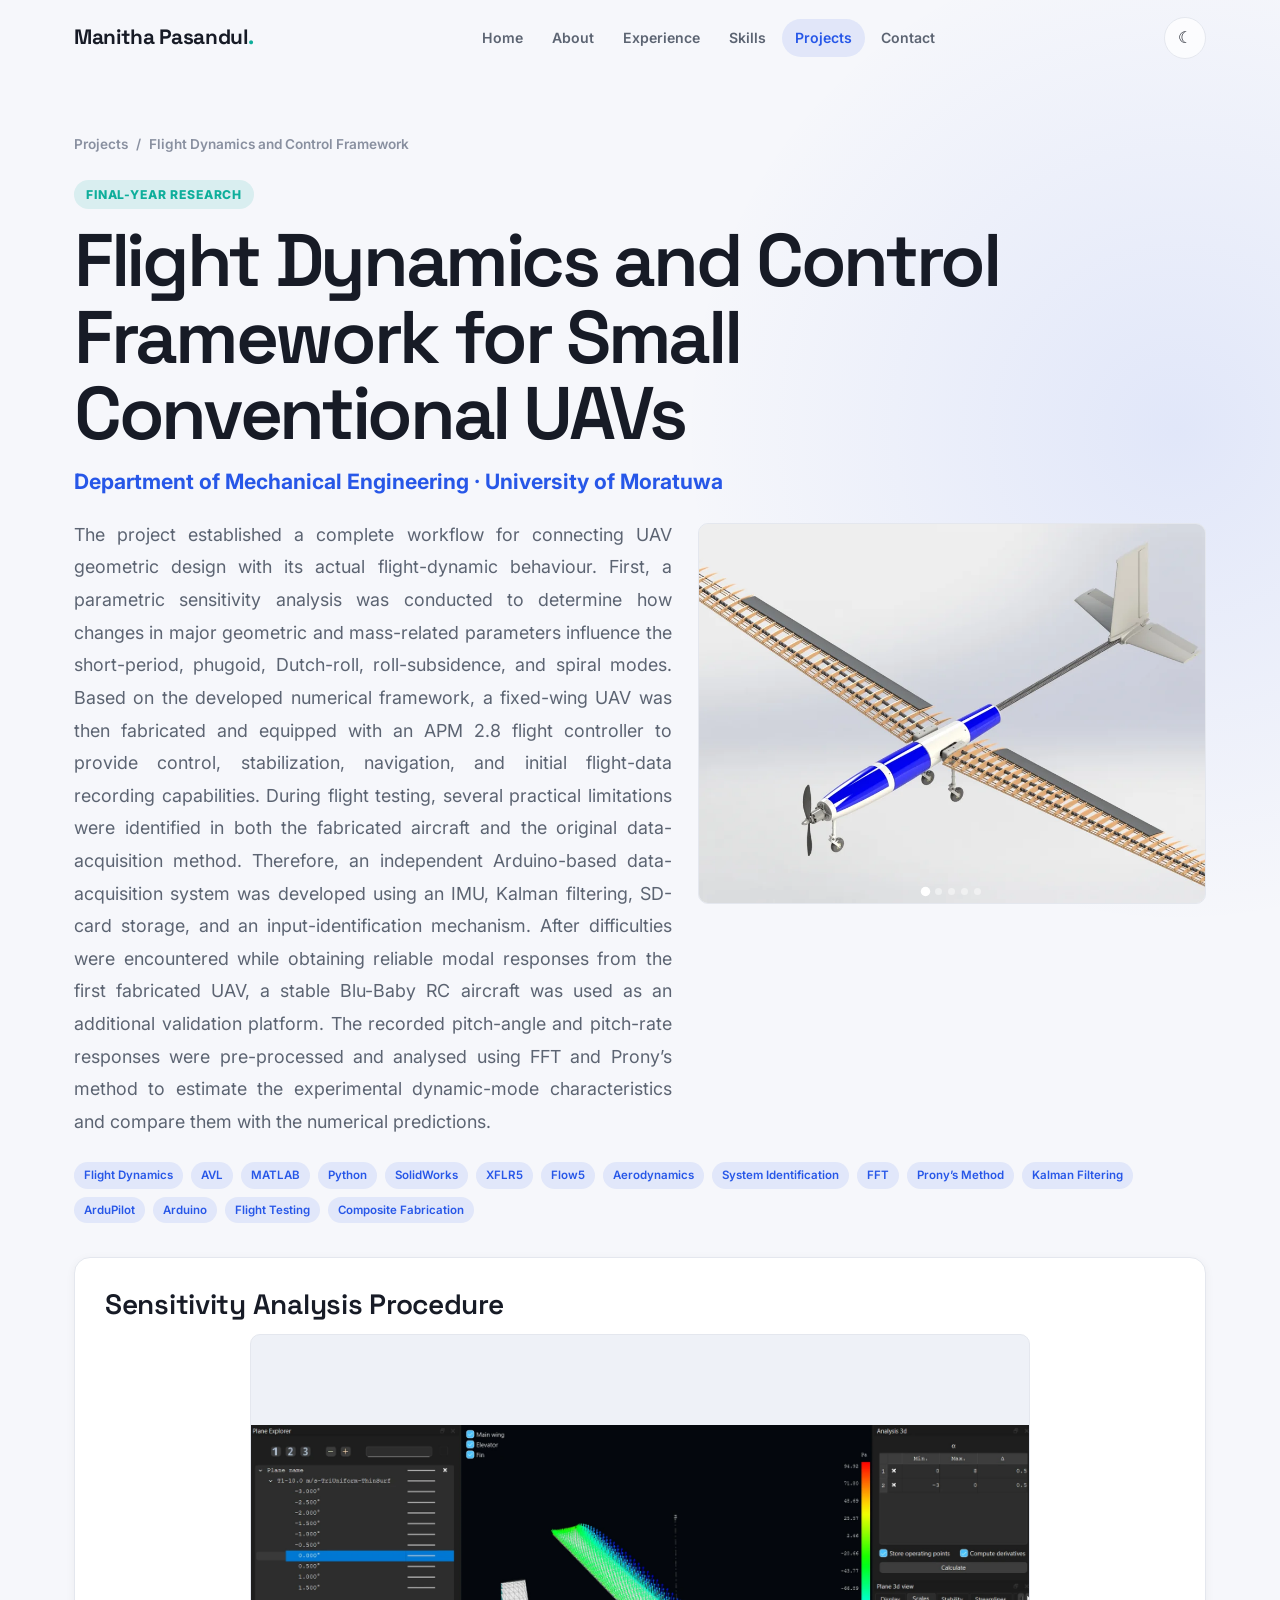
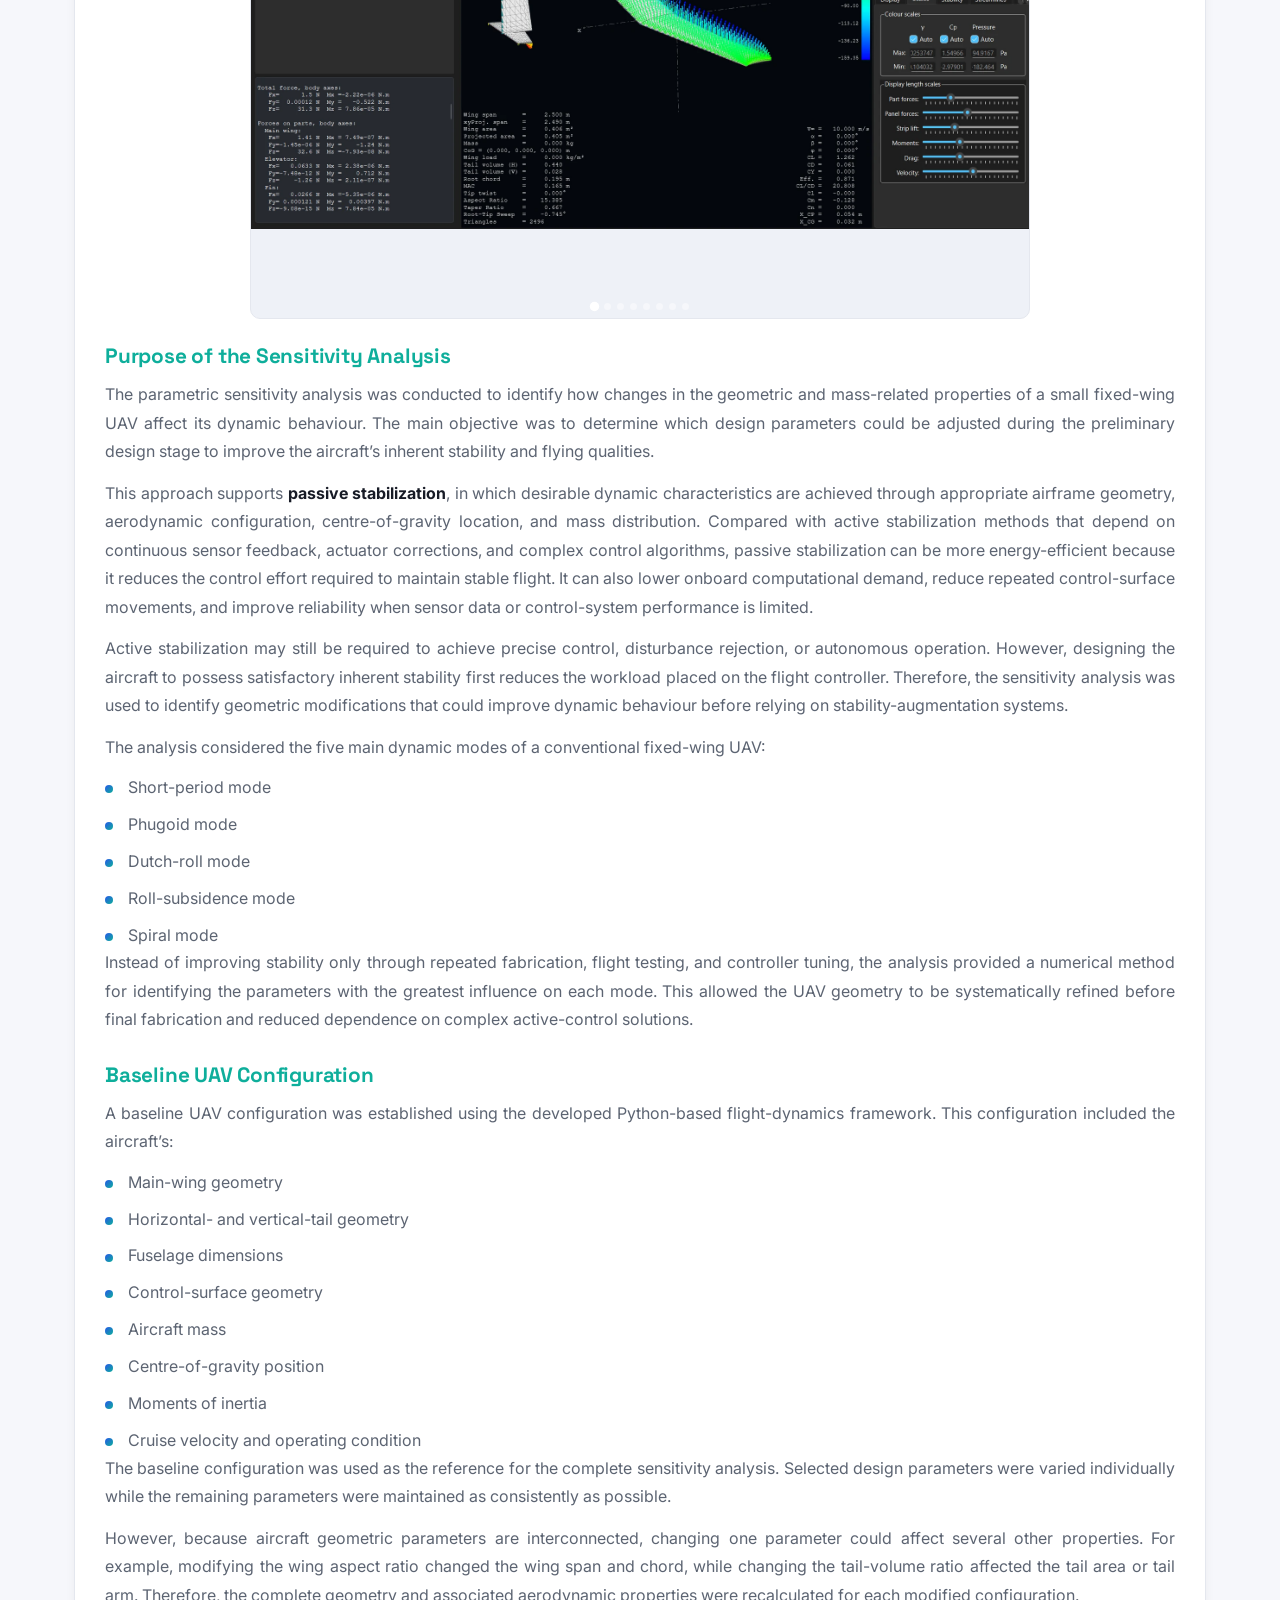
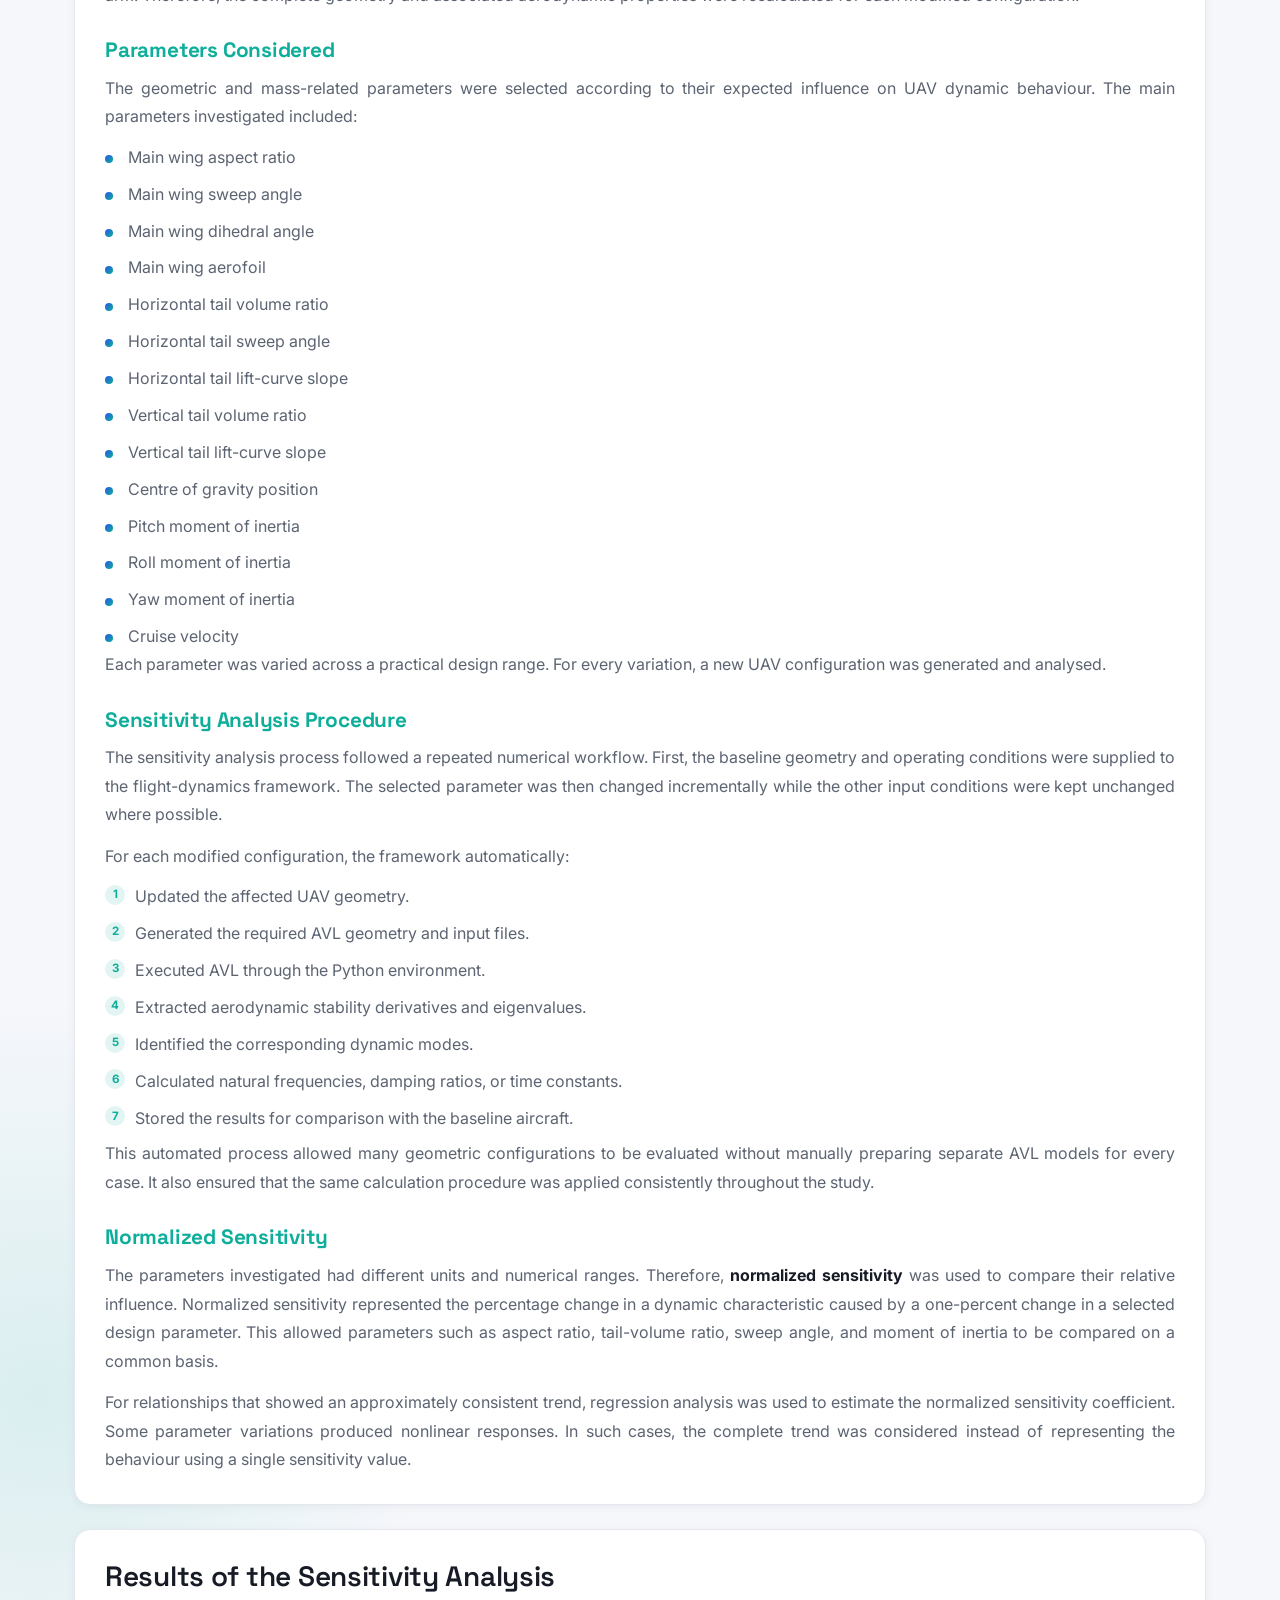
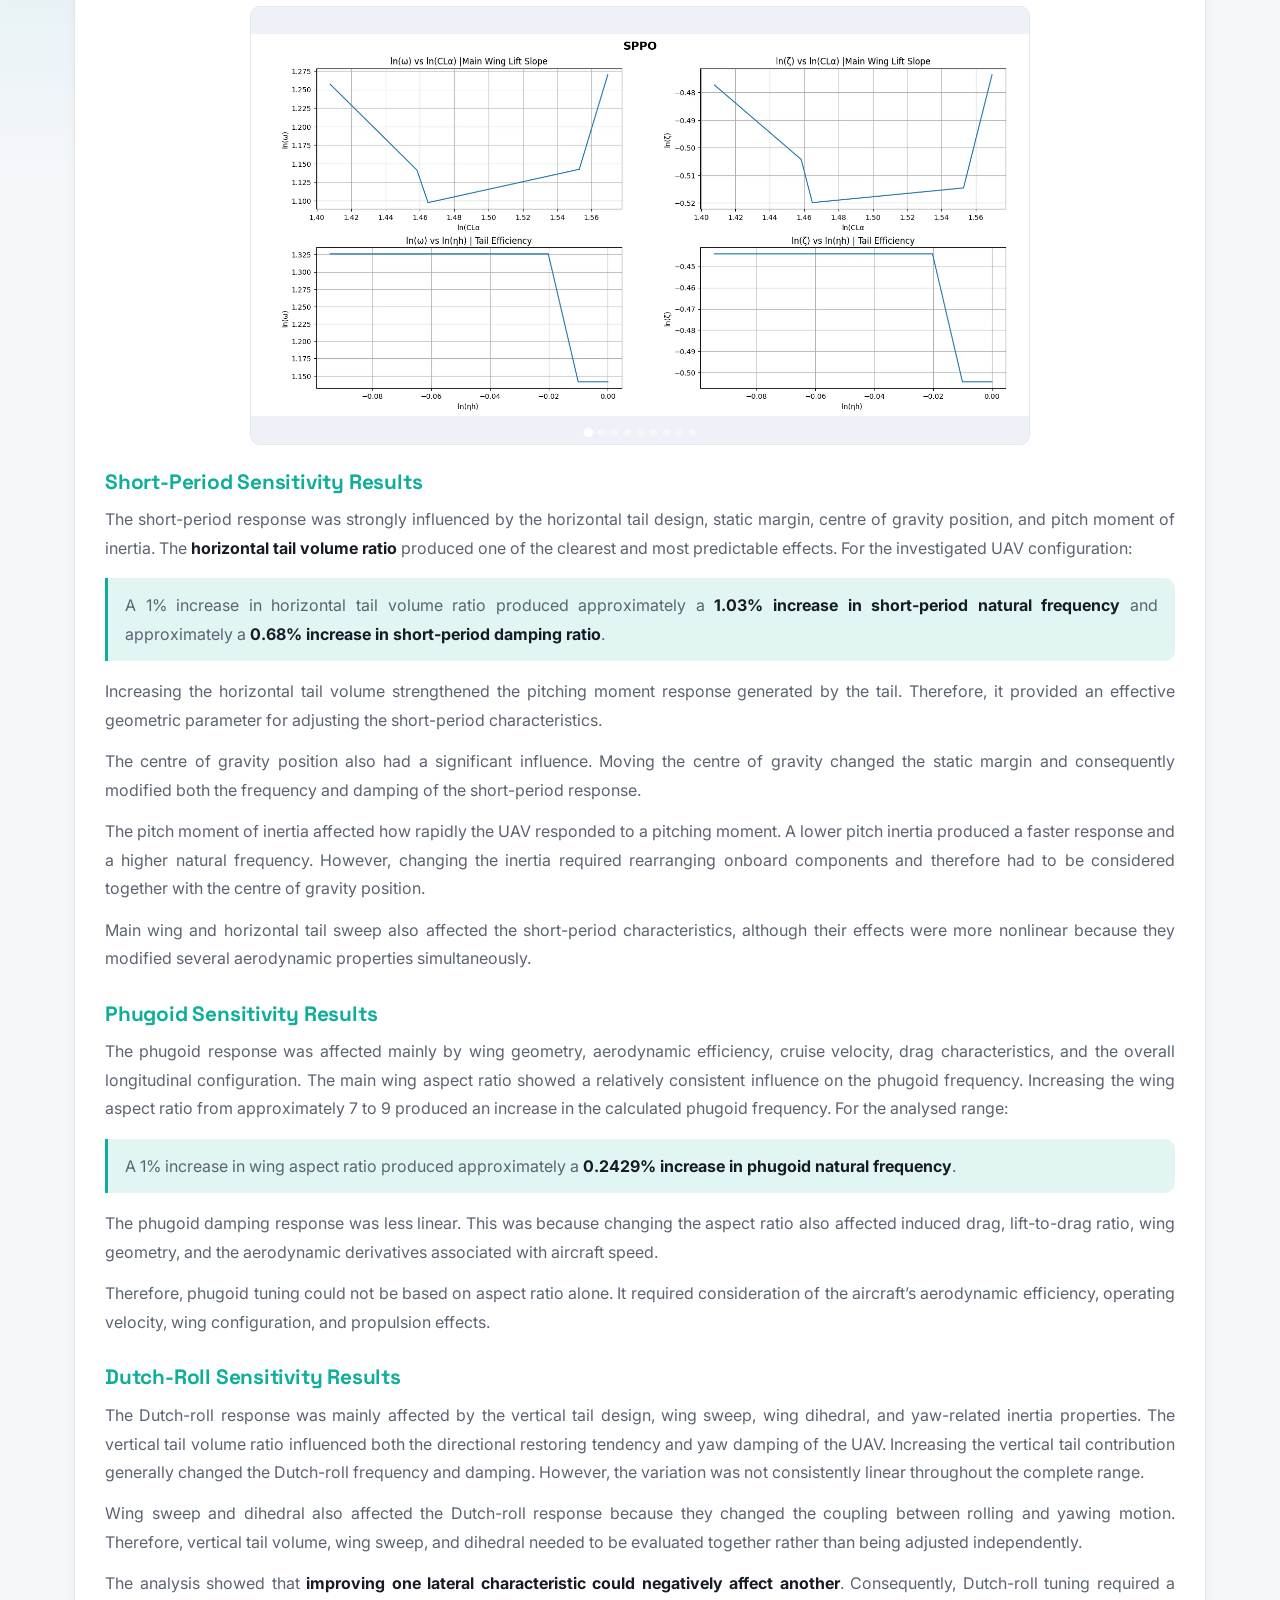
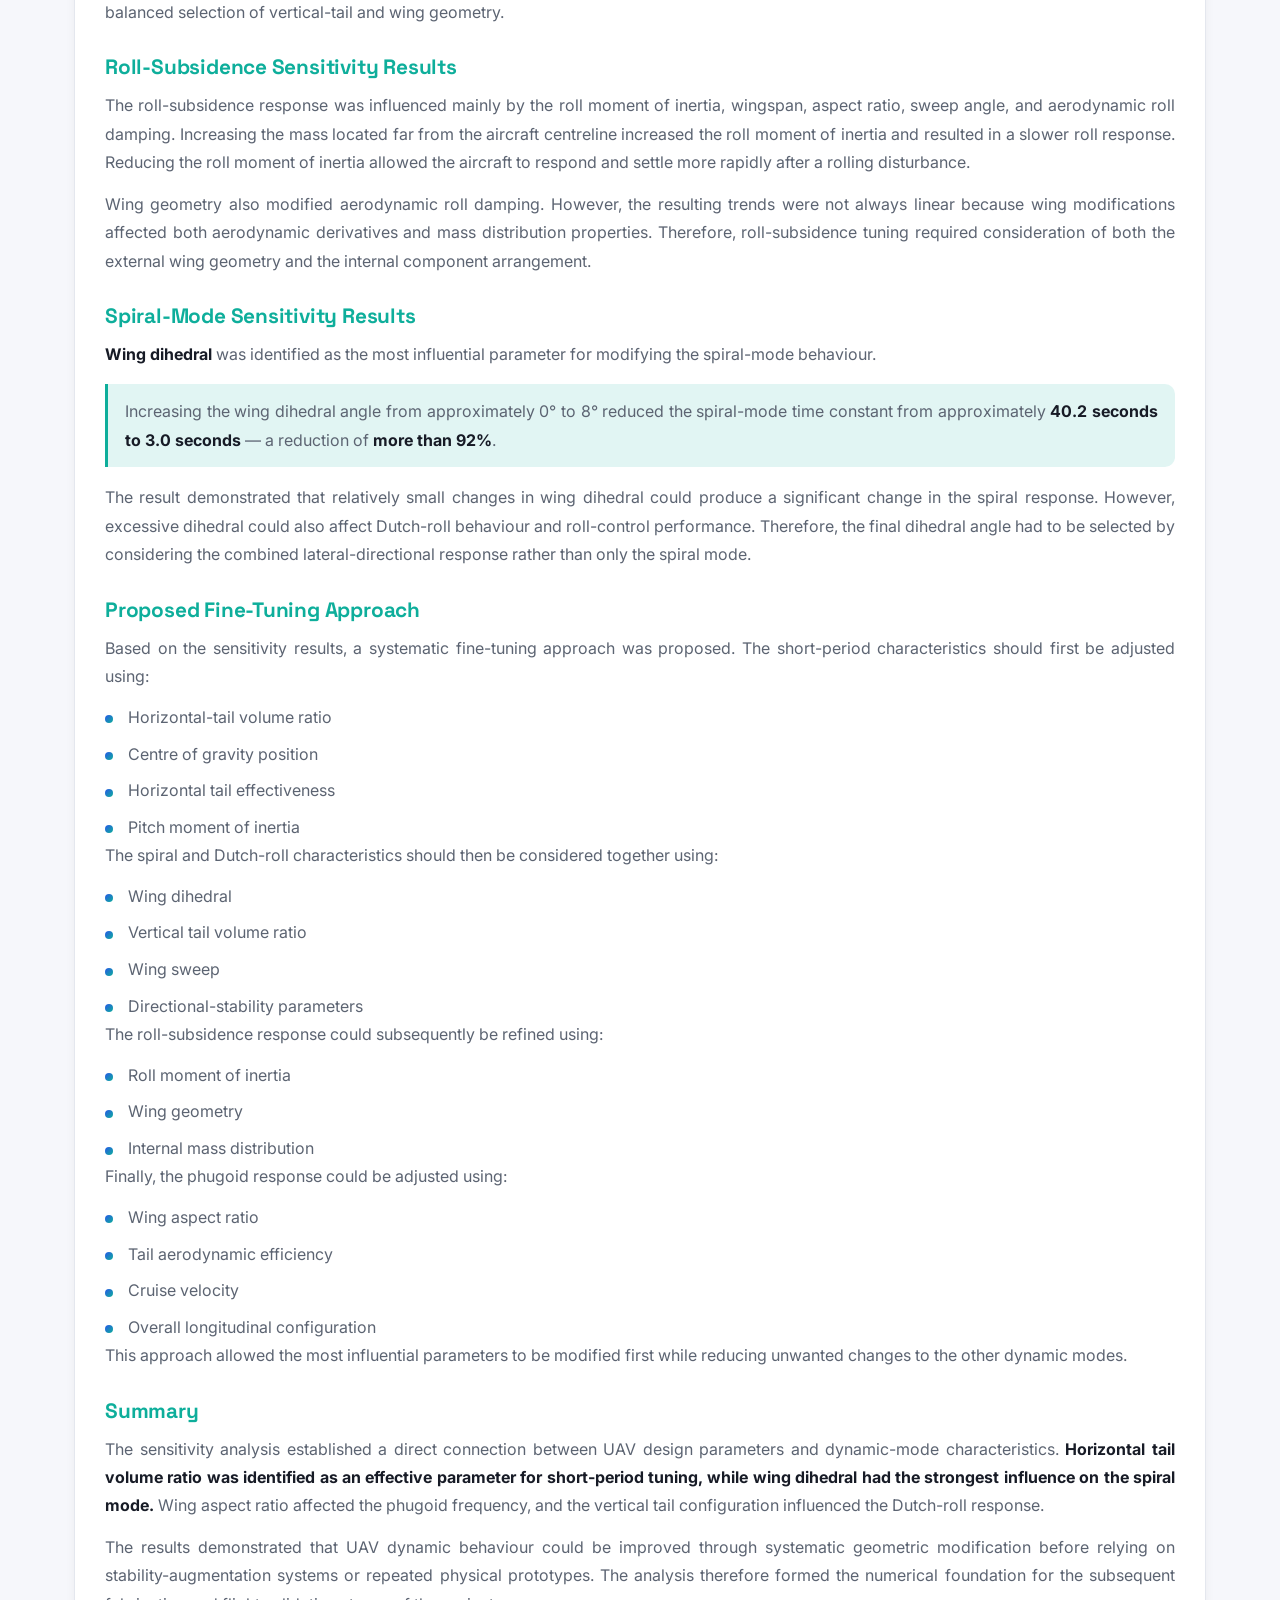
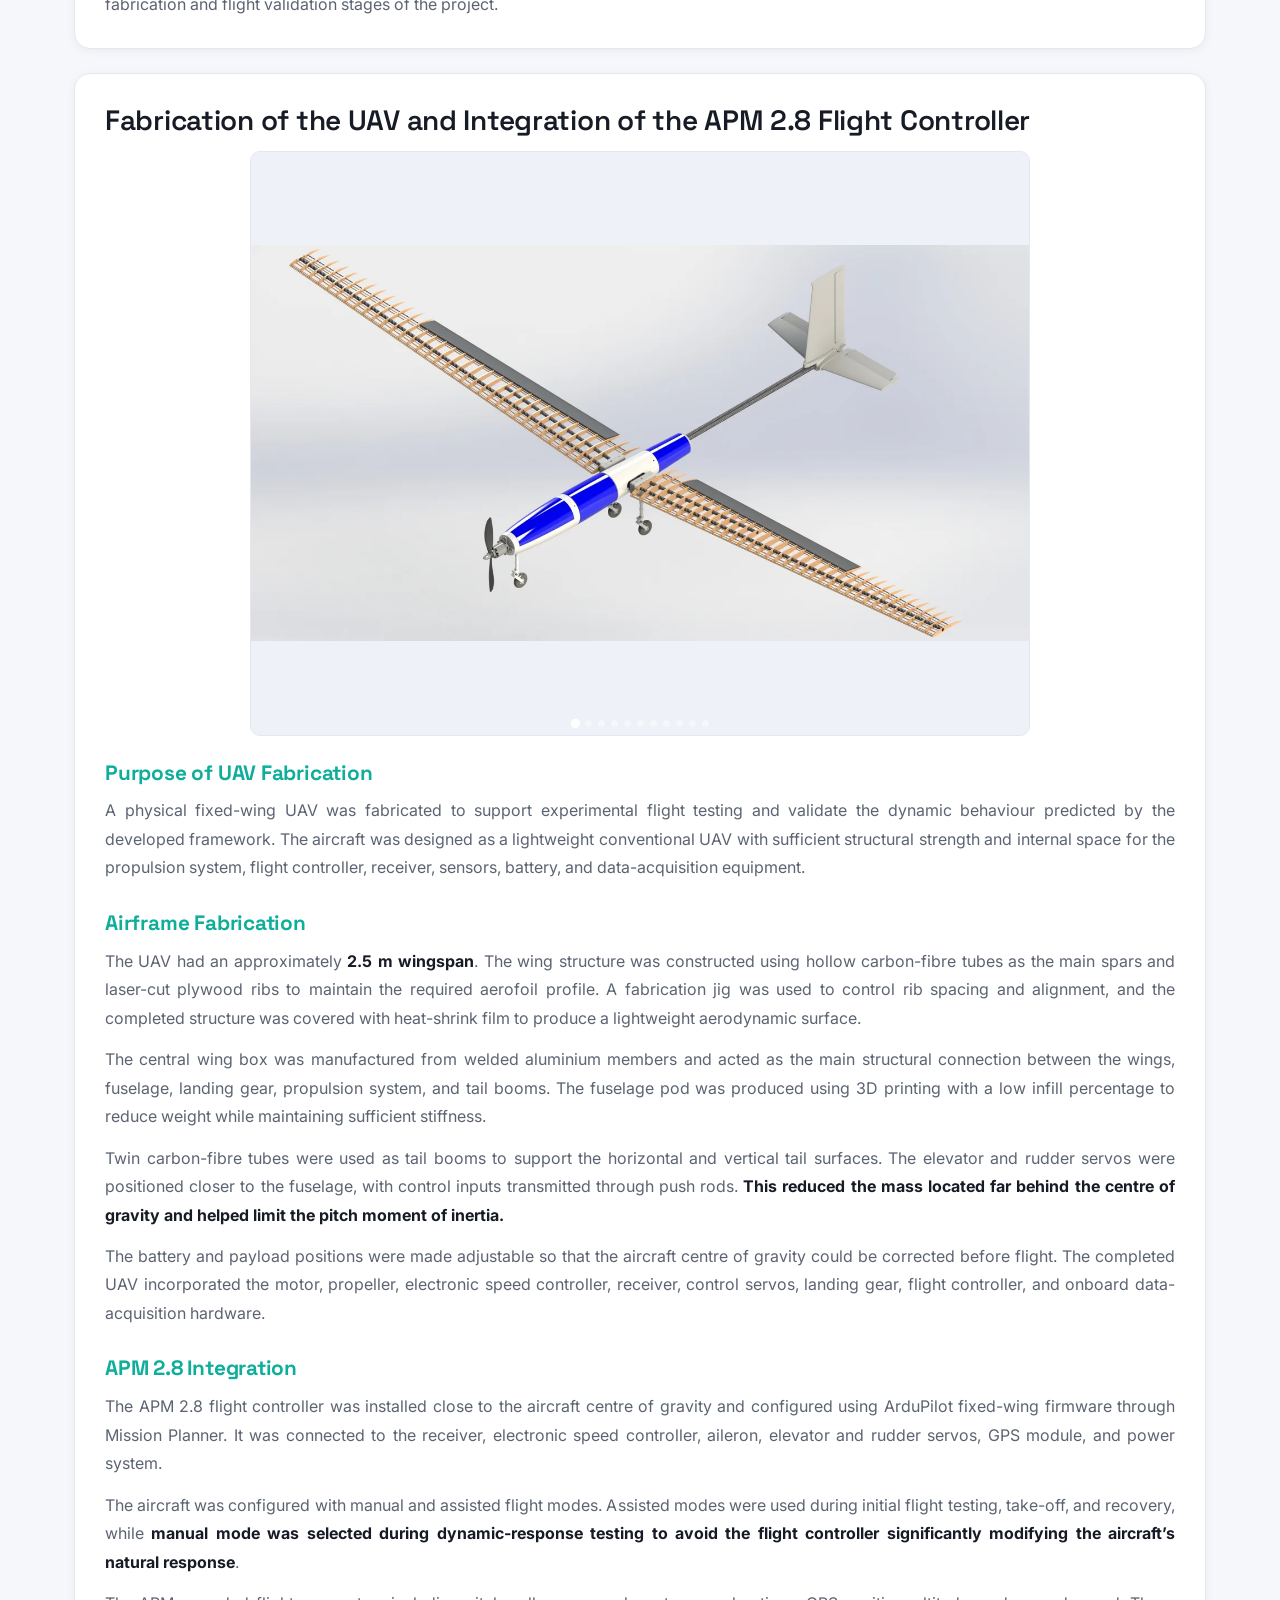
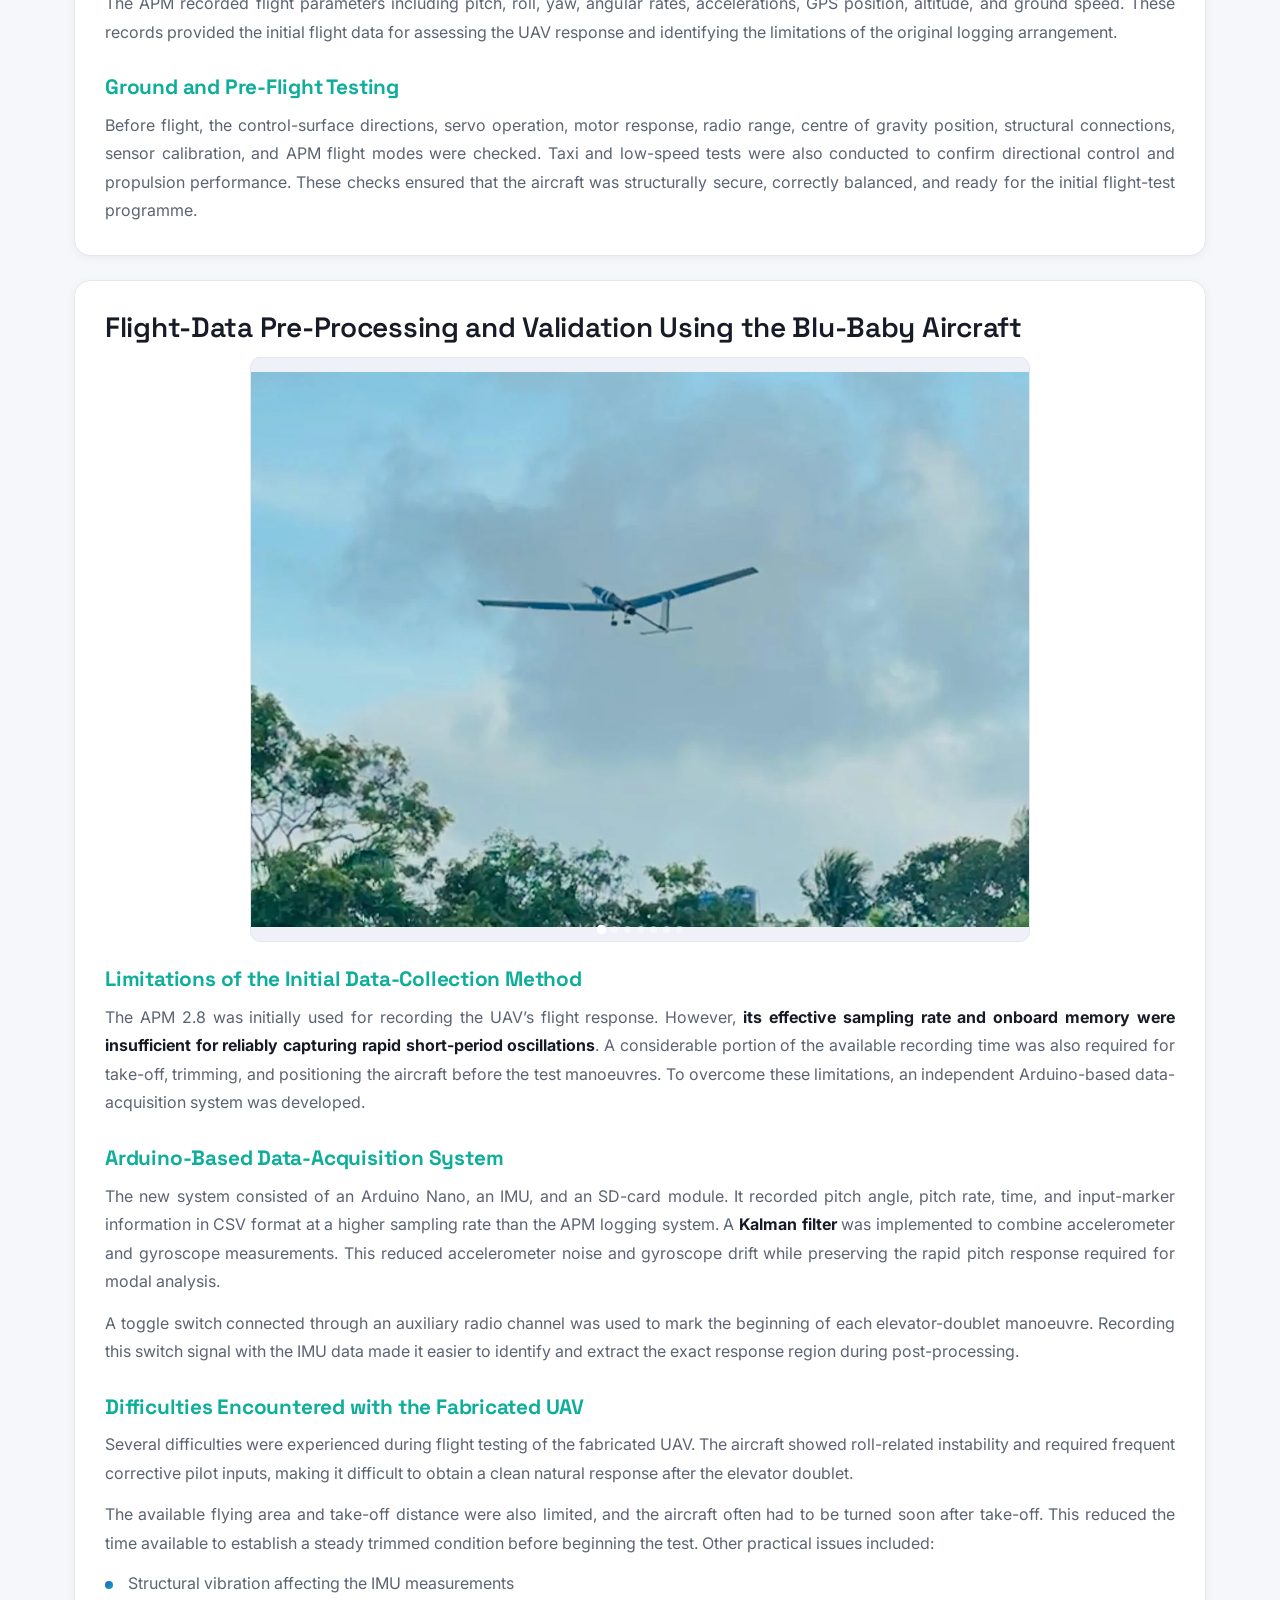
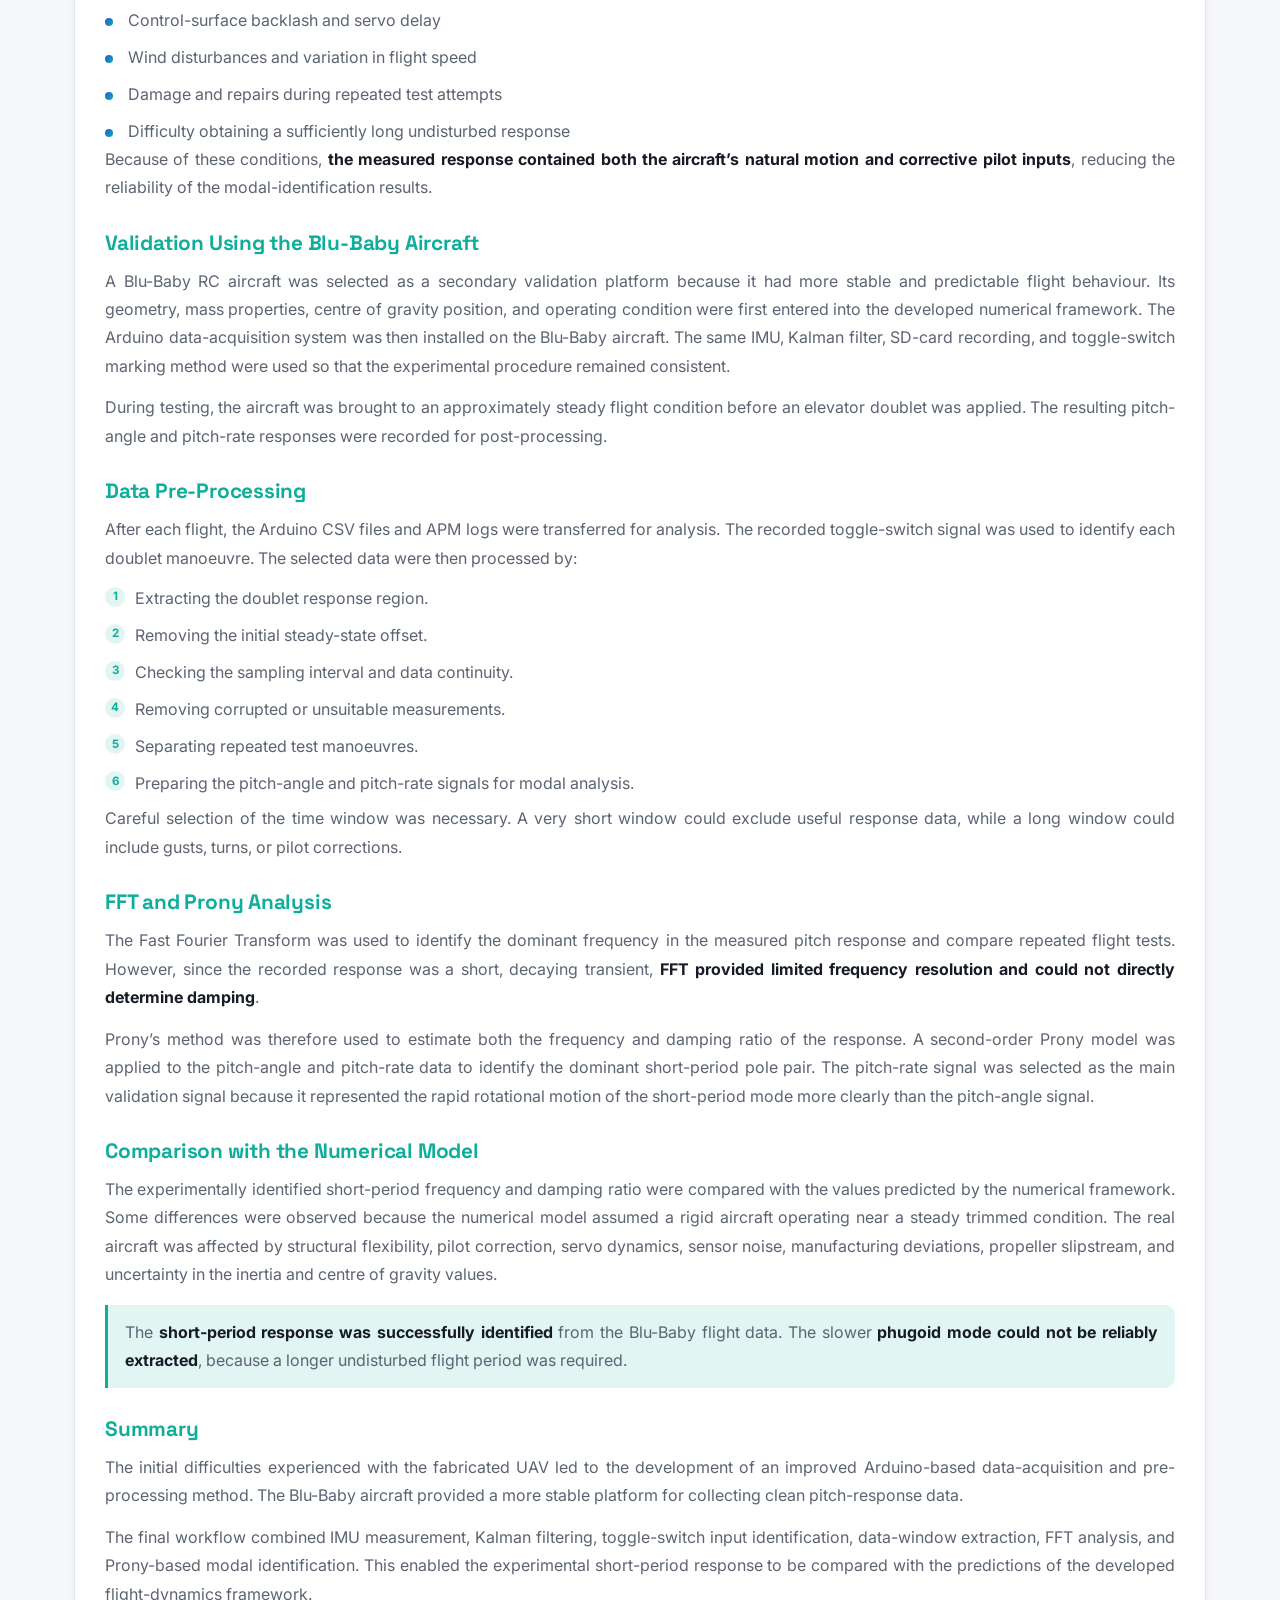
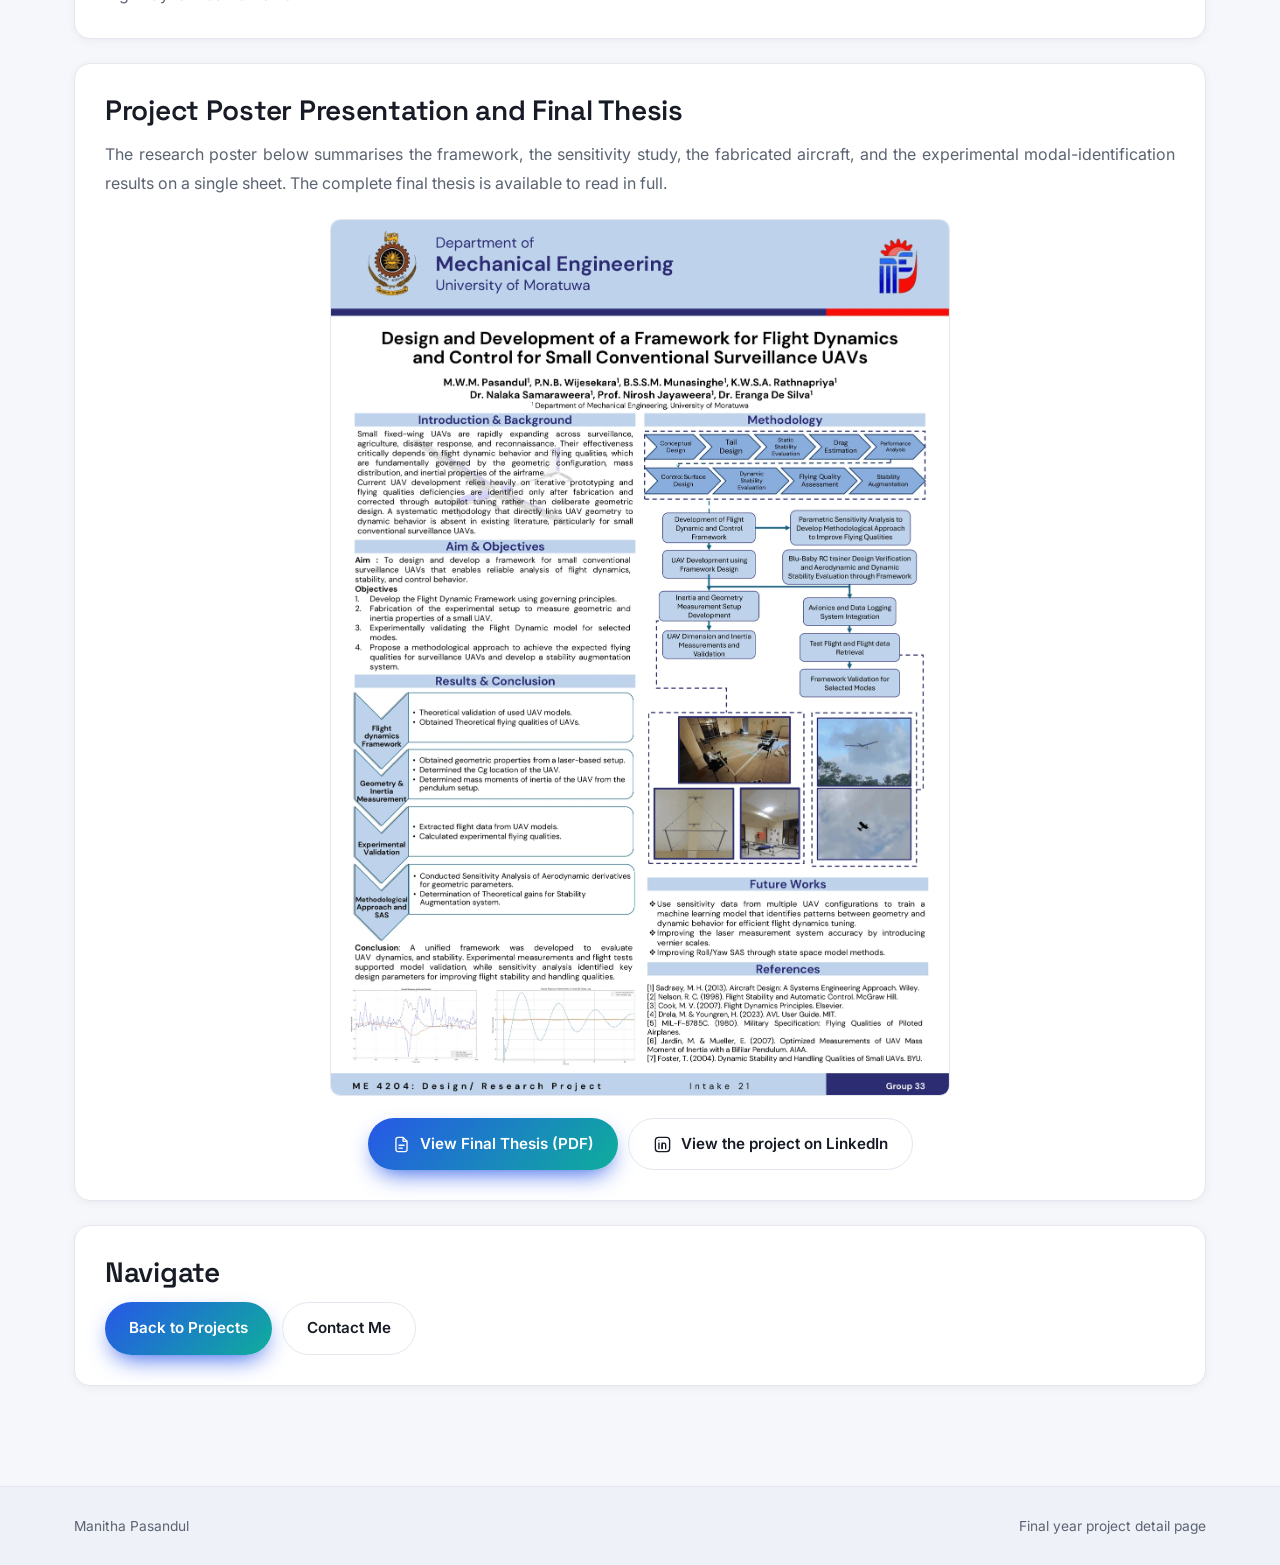
<file: final-year-project.html>
<!DOCTYPE html>
<html lang="en">
<head>
  <meta charset="UTF-8" />
  <meta name="viewport" content="width=device-width, initial-scale=1.0" />
  <meta name="description" content="Final-year research on fixed-wing UAV flight dynamics: parametric sensitivity analysis in Python and AVL, UAV fabrication and APM 2.8 integration, and flight-test modal identification using FFT and Prony's method." />
  <title>Flight Dynamics and Control Framework for Small Conventional UAVs | Manitha Pasandul</title>

  <link rel="preconnect" href="https://fonts.googleapis.com" />
  <link rel="preconnect" href="https://fonts.gstatic.com" crossorigin />
  <link href="https://fonts.googleapis.com/css2?family=Inter:wght@400;500;600;700&family=Space+Grotesk:wght@500;600;700&display=swap" rel="stylesheet" />
  <link rel="stylesheet" href="css/style.css?v=58" />

  <script>
    (function () {
      const saved = localStorage.getItem("portfolio-theme");
      const dark = window.matchMedia("(prefers-color-scheme: dark)").matches;
      document.documentElement.setAttribute("data-theme", saved || (dark ? "dark" : "light"));
    })();
  </script>
</head>

<body class="detail-page-body justify-copy">
  <header class="detail-site-header">
    <div class="container detail-navbar">
      <a class="brand" href="index.html#home">Manitha Pasandul<span class="brand-accent">.</span></a>

      <nav class="detail-nav-links" id="detail-nav-links" aria-label="Main navigation">
        <a class="" href="index.html#home">Home</a>
<a class="" href="index.html#about">About</a>
<a class="" href="index.html#experience">Experience</a>
<a class="" href="index.html#skills">Skills</a>
<a class="active" href="index.html#projects">Projects</a>
<a class="" href="index.html#contact">Contact</a>
      </nav>
      <div class="detail-nav-actions">
        <button class="detail-icon-button" id="detail-theme-toggle" type="button" aria-label="Toggle theme">☾</button>
        <button class="detail-icon-button" id="detail-menu-toggle" type="button" aria-label="Toggle navigation" aria-expanded="false">☰</button>
      </div>

    </div>
  </header>

  <main class="container full-experience-main">
    <div class="experience-breadcrumb">
      <a href="index.html#projects">Projects</a>
      <span>/</span>
      <span>Flight Dynamics and Control Framework</span>
    </div>

    <section class="full-experience-hero has-media">
      <span class="full-experience-kicker">Final-Year Research</span>
      <h1 class="full-experience-title">Flight Dynamics and Control Framework for Small Conventional UAVs</h1>
      <p class="full-experience-subtitle">Department of Mechanical Engineering &middot; University of Moratuwa</p>
      <div class="full-experience-hero-body">
        <p class="full-experience-lead">
          The project established a complete workflow for connecting UAV geometric design with its actual flight-dynamic behaviour. First, a parametric sensitivity analysis was conducted to determine how changes in major geometric and mass-related parameters influence the short-period, phugoid, Dutch-roll, roll-subsidence, and spiral modes. Based on the developed numerical framework, a fixed-wing UAV was then fabricated and equipped with an APM 2.8 flight controller to provide control, stabilization, navigation, and initial flight-data recording capabilities. During flight testing, several practical limitations were identified in both the fabricated aircraft and the original data-acquisition method. Therefore, an independent Arduino-based data-acquisition system was developed using an IMU, Kalman filtering, SD-card storage, and an input-identification mechanism. After difficulties were encountered while obtaining reliable modal responses from the first fabricated UAV, a stable Blu-Baby RC aircraft was used as an additional validation platform. The recorded pitch-angle and pitch-rate responses were pre-processed and analysed using FFT and Prony&rsquo;s method to estimate the experimental dynamic-mode characteristics and compare them with the numerical predictions.
        </p>
        <div class="exp-media experience-media-slideshow full-experience-hero-media" data-slideshow>
          <div class="exp-slides">
            <figure class="exp-slide is-active" data-slide="0"><img src="assets/images/projects/fyp/g1.webp" alt="UAV fabrication and assembly" loading="lazy" /></figure>
            <figure class="exp-slide" data-slide="1"><img src="assets/images/projects/fyp/uav-flight.webp" alt="The fabricated UAV in flight" loading="lazy" /></figure>
            <figure class="exp-slide" data-slide="2"><img src="assets/images/projects/fyp/uav-field.webp" alt="The completed 2.5 m span UAV before a test flight" loading="lazy" /></figure>
            <figure class="exp-slide" data-slide="3"><img src="assets/images/projects/fyp/blubaby-flight.webp" alt="Blu-Baby validation aircraft in flight" loading="lazy" /></figure>
            <figure class="exp-slide" data-slide="4"><img src="assets/images/projects/fyp/fyp1.webp" alt="Project team with the fabricated UAV and research poster" loading="lazy" /></figure>
          </div>
          <button class="exp-slide-nav previous" type="button" data-slide-prev aria-label="Previous image">&#8592;</button>
          <button class="exp-slide-nav next" type="button" data-slide-next aria-label="Next image">&#8594;</button>
          <div class="exp-slide-dots" role="tablist">
            <button class="exp-dot is-active" type="button" data-slide-to="0" role="tab" aria-label="Image 1 of 5"></button>
            <button class="exp-dot" type="button" data-slide-to="1" role="tab" aria-label="Image 2 of 5"></button>
            <button class="exp-dot" type="button" data-slide-to="2" role="tab" aria-label="Image 3 of 5"></button>
            <button class="exp-dot" type="button" data-slide-to="3" role="tab" aria-label="Image 4 of 5"></button>
            <button class="exp-dot" type="button" data-slide-to="4" role="tab" aria-label="Image 5 of 5"></button>
          </div>
        </div>
      </div>
      <div class="experience-tag-row"><span class="tag">Flight Dynamics</span><span class="tag">AVL</span><span class="tag">MATLAB</span><span class="tag">Python</span><span class="tag">SolidWorks</span><span class="tag">XFLR5</span><span class="tag">Flow5</span><span class="tag">Aerodynamics</span><span class="tag">System Identification</span><span class="tag">FFT</span><span class="tag">Prony&rsquo;s Method</span><span class="tag">Kalman Filtering</span><span class="tag">ArduPilot</span><span class="tag">Arduino</span><span class="tag">Flight Testing</span><span class="tag">Composite Fabrication</span></div>
    </section>
    <div class="full-experience-layout is-single-column">
      <div class="full-experience-content">

<section class="experience-section-card media-top">
  <h2>Sensitivity Analysis Procedure</h2>
  <div class="exp-media experience-media-slideshow is-uncropped" data-slideshow>
    <div class="exp-slides">
      <figure class="exp-slide is-active" data-slide="0"><img src="assets/images/projects/fyp/proc-1.webp" alt="Sensitivity analysis framework" loading="lazy" /></figure>
      <figure class="exp-slide" data-slide="1"><img src="assets/images/projects/fyp/proc-2.webp" alt="Sensitivity analysis framework" loading="lazy" /></figure>
      <figure class="exp-slide" data-slide="2"><img src="assets/images/projects/fyp/proc-3.webp" alt="Sensitivity analysis framework" loading="lazy" /></figure>
      <figure class="exp-slide" data-slide="3"><img src="assets/images/projects/fyp/proc-4.webp" alt="Sensitivity analysis framework" loading="lazy" /></figure>
      <figure class="exp-slide" data-slide="4"><img src="assets/images/projects/fyp/proc-5.webp" alt="Sensitivity analysis framework" loading="lazy" /></figure>
      <figure class="exp-slide" data-slide="5"><img src="assets/images/projects/fyp/proc-6.webp" alt="Sensitivity analysis framework" loading="lazy" /></figure>
      <figure class="exp-slide" data-slide="6"><img src="assets/images/projects/fyp/proc-7.webp" alt="Sensitivity analysis framework" loading="lazy" /></figure>
      <figure class="exp-slide" data-slide="7"><img src="assets/images/projects/fyp/proc-8.webp" alt="Sensitivity analysis framework" loading="lazy" /></figure>
    </div>
    <button class="exp-slide-nav previous" type="button" data-slide-prev aria-label="Previous image">&#8592;</button>
    <button class="exp-slide-nav next" type="button" data-slide-next aria-label="Next image">&#8594;</button>
    <div class="exp-slide-dots" role="tablist">
      <button class="exp-dot is-active" type="button" data-slide-to="0" role="tab" aria-label="Image 1 of 8"></button>
      <button class="exp-dot" type="button" data-slide-to="1" role="tab" aria-label="Image 2 of 8"></button>
      <button class="exp-dot" type="button" data-slide-to="2" role="tab" aria-label="Image 3 of 8"></button>
      <button class="exp-dot" type="button" data-slide-to="3" role="tab" aria-label="Image 4 of 8"></button>
      <button class="exp-dot" type="button" data-slide-to="4" role="tab" aria-label="Image 5 of 8"></button>
      <button class="exp-dot" type="button" data-slide-to="5" role="tab" aria-label="Image 6 of 8"></button>
      <button class="exp-dot" type="button" data-slide-to="6" role="tab" aria-label="Image 7 of 8"></button>
      <button class="exp-dot" type="button" data-slide-to="7" role="tab" aria-label="Image 8 of 8"></button>
    </div>
  </div>

  <h3>Purpose of the Sensitivity Analysis</h3>
  <p>
    The parametric sensitivity analysis was conducted to identify how changes in the geometric and mass-related properties of a small fixed-wing UAV affect its dynamic behaviour. The main objective was to determine which design parameters could be adjusted during the preliminary design stage to improve the aircraft&rsquo;s inherent stability and flying qualities.
  </p>
  <p>
    This approach supports <strong>passive stabilization</strong>, in which desirable dynamic characteristics are achieved through appropriate airframe geometry, aerodynamic configuration, centre-of-gravity location, and mass distribution. Compared with active stabilization methods that depend on continuous sensor feedback, actuator corrections, and complex control algorithms, passive stabilization can be more energy-efficient because it reduces the control effort required to maintain stable flight. It can also lower onboard computational demand, reduce repeated control-surface movements, and improve reliability when sensor data or control-system performance is limited.
  </p>
  <p>
    Active stabilization may still be required to achieve precise control, disturbance rejection, or autonomous operation. However, designing the aircraft to possess satisfactory inherent stability first reduces the workload placed on the flight controller. Therefore, the sensitivity analysis was used to identify geometric modifications that could improve dynamic behaviour before relying on stability-augmentation systems.
  </p>
  <p>
    The analysis considered the five main dynamic modes of a conventional fixed-wing UAV:
  </p>
  <ul class="experience-key-list">
    <li>Short-period mode</li>
    <li>Phugoid mode</li>
    <li>Dutch-roll mode</li>
    <li>Roll-subsidence mode</li>
    <li>Spiral mode</li>
  </ul>
  <p>
    Instead of improving stability only through repeated fabrication, flight testing, and controller tuning, the analysis provided a numerical method for identifying the parameters with the greatest influence on each mode. This allowed the UAV geometry to be systematically refined before final fabrication and reduced dependence on complex active-control solutions.
  </p>
  <h3>Baseline UAV Configuration</h3>
  <p>
    A baseline UAV configuration was established using the developed Python-based flight-dynamics framework. This configuration included the aircraft&rsquo;s:
  </p>
  <ul class="experience-key-list">
    <li>Main-wing geometry</li>
    <li>Horizontal- and vertical-tail geometry</li>
    <li>Fuselage dimensions</li>
    <li>Control-surface geometry</li>
    <li>Aircraft mass</li>
    <li>Centre-of-gravity position</li>
    <li>Moments of inertia</li>
    <li>Cruise velocity and operating condition</li>
  </ul>
  <p>
    The baseline configuration was used as the reference for the complete sensitivity analysis. Selected design parameters were varied individually while the remaining parameters were maintained as consistently as possible.
  </p>
  <p>
    However, because aircraft geometric parameters are interconnected, changing one parameter could affect several other properties. For example, modifying the wing aspect ratio changed the wing span and chord, while changing the tail-volume ratio affected the tail area or tail arm. Therefore, the complete geometry and associated aerodynamic properties were recalculated for each modified configuration.
  </p>
  <h3>Parameters Considered</h3>
  <p>
    The geometric and mass-related parameters were selected according to their expected influence on UAV dynamic behaviour. The main parameters investigated included:
  </p>
  <ul class="experience-key-list">
    <li>Main wing aspect ratio</li>
    <li>Main wing sweep angle</li>
    <li>Main wing dihedral angle</li>
    <li>Main wing aerofoil</li>
    <li>Horizontal tail volume ratio</li>
    <li>Horizontal tail sweep angle</li>
    <li>Horizontal tail lift-curve slope</li>
    <li>Vertical tail volume ratio</li>
    <li>Vertical tail lift-curve slope</li>
    <li>Centre of gravity position</li>
    <li>Pitch moment of inertia</li>
    <li>Roll moment of inertia</li>
    <li>Yaw moment of inertia</li>
    <li>Cruise velocity</li>
  </ul>
  <p>
    Each parameter was varied across a practical design range. For every variation, a new UAV configuration was generated and analysed.
  </p>
  <h3>Sensitivity Analysis Procedure</h3>
  <p>
    The sensitivity analysis process followed a repeated numerical workflow. First, the baseline geometry and operating conditions were supplied to the flight-dynamics framework. The selected parameter was then changed incrementally while the other input conditions were kept unchanged where possible.
  </p>
  <p>
    For each modified configuration, the framework automatically:
  </p>
  <ol class="experience-step-list">
    <li>Updated the affected UAV geometry.</li>
    <li>Generated the required AVL geometry and input files.</li>
    <li>Executed AVL through the Python environment.</li>
    <li>Extracted aerodynamic stability derivatives and eigenvalues.</li>
    <li>Identified the corresponding dynamic modes.</li>
    <li>Calculated natural frequencies, damping ratios, or time constants.</li>
    <li>Stored the results for comparison with the baseline aircraft.</li>
  </ol>
  <p>
    This automated process allowed many geometric configurations to be evaluated without manually preparing separate AVL models for every case. It also ensured that the same calculation procedure was applied consistently throughout the study.
  </p>
  <h3>Normalized Sensitivity</h3>
  <p>
    The parameters investigated had different units and numerical ranges. Therefore, <strong>normalized sensitivity</strong> was used to compare their relative influence. Normalized sensitivity represented the percentage change in a dynamic characteristic caused by a one-percent change in a selected design parameter. This allowed parameters such as aspect ratio, tail-volume ratio, sweep angle, and moment of inertia to be compared on a common basis.
  </p>
  <p>
    For relationships that showed an approximately consistent trend, regression analysis was used to estimate the normalized sensitivity coefficient. Some parameter variations produced nonlinear responses. In such cases, the complete trend was considered instead of representing the behaviour using a single sensitivity value.
  </p>
</section>

<section class="experience-section-card media-top">
  <h2>Results of the Sensitivity Analysis</h2>
  <div class="exp-media experience-media-slideshow is-diagram" data-slideshow>
    <div class="exp-slides">
      <figure class="exp-slide is-active" data-slide="0"><img src="assets/images/projects/fyp/plot-sppo1.webp" alt="Short-period sensitivity plot" loading="lazy" /></figure>
      <figure class="exp-slide" data-slide="1"><img src="assets/images/projects/fyp/plot-sppo2.webp" alt="Short-period sensitivity plot" loading="lazy" /></figure>
      <figure class="exp-slide" data-slide="2"><img src="assets/images/projects/fyp/plot-sppo3.webp" alt="Short-period sensitivity plot" loading="lazy" /></figure>
      <figure class="exp-slide" data-slide="3"><img src="assets/images/projects/fyp/plot-sppo4.webp" alt="Short-period sensitivity plot" loading="lazy" /></figure>
      <figure class="exp-slide" data-slide="4"><img src="assets/images/projects/fyp/plot-phu1.webp" alt="Phugoid sensitivity plot" loading="lazy" /></figure>
      <figure class="exp-slide" data-slide="5"><img src="assets/images/projects/fyp/plot-phu2.webp" alt="Phugoid sensitivity plot" loading="lazy" /></figure>
      <figure class="exp-slide" data-slide="6"><img src="assets/images/projects/fyp/plot-dutchroll1.webp" alt="Dutch-roll sensitivity plot" loading="lazy" /></figure>
      <figure class="exp-slide" data-slide="7"><img src="assets/images/projects/fyp/plot-roll1.webp" alt="Roll-subsidence sensitivity plot" loading="lazy" /></figure>
      <figure class="exp-slide" data-slide="8"><img src="assets/images/projects/fyp/plot-spiral.webp" alt="Spiral-mode sensitivity plot" loading="lazy" /></figure>
    </div>
    <button class="exp-slide-nav previous" type="button" data-slide-prev aria-label="Previous image">&#8592;</button>
    <button class="exp-slide-nav next" type="button" data-slide-next aria-label="Next image">&#8594;</button>
    <div class="exp-slide-dots" role="tablist">
      <button class="exp-dot is-active" type="button" data-slide-to="0" role="tab" aria-label="Image 1 of 9"></button>
      <button class="exp-dot" type="button" data-slide-to="1" role="tab" aria-label="Image 2 of 9"></button>
      <button class="exp-dot" type="button" data-slide-to="2" role="tab" aria-label="Image 3 of 9"></button>
      <button class="exp-dot" type="button" data-slide-to="3" role="tab" aria-label="Image 4 of 9"></button>
      <button class="exp-dot" type="button" data-slide-to="4" role="tab" aria-label="Image 5 of 9"></button>
      <button class="exp-dot" type="button" data-slide-to="5" role="tab" aria-label="Image 6 of 9"></button>
      <button class="exp-dot" type="button" data-slide-to="6" role="tab" aria-label="Image 7 of 9"></button>
      <button class="exp-dot" type="button" data-slide-to="7" role="tab" aria-label="Image 8 of 9"></button>
      <button class="exp-dot" type="button" data-slide-to="8" role="tab" aria-label="Image 9 of 9"></button>
    </div>
  </div>
<h3>Short-Period Sensitivity Results</h3>
  <p>
    The short-period response was strongly influenced by the horizontal tail design, static margin, centre of gravity position, and pitch moment of inertia. The <strong>horizontal tail volume ratio</strong> produced one of the clearest and most predictable effects. For the investigated UAV configuration:
  </p>
  <div class="experience-finding">
    <p>A 1% increase in horizontal tail volume ratio produced approximately a <strong>1.03% increase in short-period natural frequency</strong> and approximately a <strong>0.68% increase in short-period damping ratio</strong>.</p>
  </div>
  <p>
    Increasing the horizontal tail volume strengthened the pitching moment response generated by the tail. Therefore, it provided an effective geometric parameter for adjusting the short-period characteristics.
  </p>
  <p>
    The centre of gravity position also had a significant influence. Moving the centre of gravity changed the static margin and consequently modified both the frequency and damping of the short-period response.
  </p>
  <p>
    The pitch moment of inertia affected how rapidly the UAV responded to a pitching moment. A lower pitch inertia produced a faster response and a higher natural frequency. However, changing the inertia required rearranging onboard components and therefore had to be considered together with the centre of gravity position.
  </p>
  <p>
    Main wing and horizontal tail sweep also affected the short-period characteristics, although their effects were more nonlinear because they modified several aerodynamic properties simultaneously.
  </p>
  <h3>Phugoid Sensitivity Results</h3>
  <p>
    The phugoid response was affected mainly by wing geometry, aerodynamic efficiency, cruise velocity, drag characteristics, and the overall longitudinal configuration. The main wing aspect ratio showed a relatively consistent influence on the phugoid frequency. Increasing the wing aspect ratio from approximately 7 to 9 produced an increase in the calculated phugoid frequency. For the analysed range:
  </p>
  <div class="experience-finding">
    <p>A 1% increase in wing aspect ratio produced approximately a <strong>0.2429% increase in phugoid natural frequency</strong>.</p>
  </div>
  <p>
    The phugoid damping response was less linear. This was because changing the aspect ratio also affected induced drag, lift-to-drag ratio, wing geometry, and the aerodynamic derivatives associated with aircraft speed.
  </p>
  <p>
    Therefore, phugoid tuning could not be based on aspect ratio alone. It required consideration of the aircraft&rsquo;s aerodynamic efficiency, operating velocity, wing configuration, and propulsion effects.
  </p>
  <h3>Dutch-Roll Sensitivity Results</h3>
  <p>
    The Dutch-roll response was mainly affected by the vertical tail design, wing sweep, wing dihedral, and yaw-related inertia properties. The vertical tail volume ratio influenced both the directional restoring tendency and yaw damping of the UAV. Increasing the vertical tail contribution generally changed the Dutch-roll frequency and damping. However, the variation was not consistently linear throughout the complete range.
  </p>
  <p>
    Wing sweep and dihedral also affected the Dutch-roll response because they changed the coupling between rolling and yawing motion. Therefore, vertical tail volume, wing sweep, and dihedral needed to be evaluated together rather than being adjusted independently.
  </p>
  <p>
    The analysis showed that <strong>improving one lateral characteristic could negatively affect another</strong>. Consequently, Dutch-roll tuning required a balanced selection of vertical-tail and wing geometry.
  </p>
  <h3>Roll-Subsidence Sensitivity Results</h3>
  <p>
    The roll-subsidence response was influenced mainly by the roll moment of inertia, wingspan, aspect ratio, sweep angle, and aerodynamic roll damping. Increasing the mass located far from the aircraft centreline increased the roll moment of inertia and resulted in a slower roll response. Reducing the roll moment of inertia allowed the aircraft to respond and settle more rapidly after a rolling disturbance.
  </p>
  <p>
    Wing geometry also modified aerodynamic roll damping. However, the resulting trends were not always linear because wing modifications affected both aerodynamic derivatives and mass distribution properties. Therefore, roll-subsidence tuning required consideration of both the external wing geometry and the internal component arrangement.
  </p>
  <h3>Spiral-Mode Sensitivity Results</h3>
  <p>
    <strong>Wing dihedral</strong> was identified as the most influential parameter for modifying the spiral-mode behaviour.
  </p>
  <div class="experience-finding">
    <p>Increasing the wing dihedral angle from approximately 0&deg; to 8&deg; reduced the spiral-mode time constant from approximately <strong>40.2 seconds to 3.0 seconds</strong> &mdash; a reduction of <strong>more than 92%</strong>.</p>
  </div>
  <p>
    The result demonstrated that relatively small changes in wing dihedral could produce a significant change in the spiral response. However, excessive dihedral could also affect Dutch-roll behaviour and roll-control performance. Therefore, the final dihedral angle had to be selected by considering the combined lateral-directional response rather than only the spiral mode.
  </p>
  <h3>Proposed Fine-Tuning Approach</h3>
  <p>
    Based on the sensitivity results, a systematic fine-tuning approach was proposed. The short-period characteristics should first be adjusted using:
  </p>
  <ul class="experience-key-list">
    <li>Horizontal-tail volume ratio</li>
    <li>Centre of gravity position</li>
    <li>Horizontal tail effectiveness</li>
    <li>Pitch moment of inertia</li>
  </ul>
  <p>
    The spiral and Dutch-roll characteristics should then be considered together using:
  </p>
  <ul class="experience-key-list">
    <li>Wing dihedral</li>
    <li>Vertical tail volume ratio</li>
    <li>Wing sweep</li>
    <li>Directional-stability parameters</li>
  </ul>
  <p>
    The roll-subsidence response could subsequently be refined using:
  </p>
  <ul class="experience-key-list">
    <li>Roll moment of inertia</li>
    <li>Wing geometry</li>
    <li>Internal mass distribution</li>
  </ul>
  <p>
    Finally, the phugoid response could be adjusted using:
  </p>
  <ul class="experience-key-list">
    <li>Wing aspect ratio</li>
    <li>Tail aerodynamic efficiency</li>
    <li>Cruise velocity</li>
    <li>Overall longitudinal configuration</li>
  </ul>
  <p>
    This approach allowed the most influential parameters to be modified first while reducing unwanted changes to the other dynamic modes.
  </p>
  <h3>Summary</h3>
  <p>
    The sensitivity analysis established a direct connection between UAV design parameters and dynamic-mode characteristics. <strong>Horizontal tail volume ratio was identified as an effective parameter for short-period tuning, while wing dihedral had the strongest influence on the spiral mode.</strong> Wing aspect ratio affected the phugoid frequency, and the vertical tail configuration influenced the Dutch-roll response.
  </p>
  <p>
    The results demonstrated that UAV dynamic behaviour could be improved through systematic geometric modification before relying on stability-augmentation systems or repeated physical prototypes. The analysis therefore formed the numerical foundation for the subsequent fabrication and flight validation stages of the project.
  </p>
</section>

<section class="experience-section-card media-top">
  <h2>Fabrication of the UAV and Integration of the APM 2.8 Flight Controller</h2>
<div class="exp-media experience-media-slideshow is-uncropped" data-slideshow>
    <div class="exp-slides">
      <figure class="exp-slide is-active" data-slide="0"><img src="assets/images/projects/fyp/g1.webp" alt="UAV fabrication" loading="lazy" /></figure>
      <figure class="exp-slide" data-slide="1"><img src="assets/images/projects/fyp/g2.webp" alt="UAV fabrication" loading="lazy" /></figure>
      <figure class="exp-slide" data-slide="2"><img src="assets/images/projects/fyp/g3.webp" alt="UAV fabrication" loading="lazy" /></figure>
      <figure class="exp-slide" data-slide="3"><img src="assets/images/projects/fyp/g4.webp" alt="UAV fabrication" loading="lazy" /></figure>
      <figure class="exp-slide" data-slide="4"><img src="assets/images/projects/fyp/g5.webp" alt="UAV fabrication" loading="lazy" /></figure>
      <figure class="exp-slide" data-slide="5"><img src="assets/images/projects/fyp/fyp2.webp" alt="UAV fabrication" loading="lazy" /></figure>
      <figure class="exp-slide" data-slide="6"><img src="assets/images/projects/fyp/fyp5.webp" alt="UAV fabrication" loading="lazy" /></figure>
      <figure class="exp-slide" data-slide="7"><img src="assets/images/projects/fyp/fyp6.webp" alt="UAV fabrication" loading="lazy" /></figure>
      <figure class="exp-slide" data-slide="8"><img src="assets/images/projects/fyp/fyp7.webp" alt="UAV fabrication" loading="lazy" /></figure>
      <figure class="exp-slide" data-slide="9"><img src="assets/images/projects/fyp/fyp9.webp" alt="UAV fabrication" loading="lazy" /></figure>
      <figure class="exp-slide" data-slide="10"><img src="assets/images/projects/fyp/fyp3.webp" alt="UAV fabrication" loading="lazy" /></figure>
    </div>
    <button class="exp-slide-nav previous" type="button" data-slide-prev aria-label="Previous image">&#8592;</button>
    <button class="exp-slide-nav next" type="button" data-slide-next aria-label="Next image">&#8594;</button>
    <div class="exp-slide-dots" role="tablist">
      <button class="exp-dot is-active" type="button" data-slide-to="0" role="tab" aria-label="Image 1 of 11"></button>
      <button class="exp-dot" type="button" data-slide-to="1" role="tab" aria-label="Image 2 of 11"></button>
      <button class="exp-dot" type="button" data-slide-to="2" role="tab" aria-label="Image 3 of 11"></button>
      <button class="exp-dot" type="button" data-slide-to="3" role="tab" aria-label="Image 4 of 11"></button>
      <button class="exp-dot" type="button" data-slide-to="4" role="tab" aria-label="Image 5 of 11"></button>
      <button class="exp-dot" type="button" data-slide-to="5" role="tab" aria-label="Image 6 of 11"></button>
      <button class="exp-dot" type="button" data-slide-to="6" role="tab" aria-label="Image 7 of 11"></button>
      <button class="exp-dot" type="button" data-slide-to="7" role="tab" aria-label="Image 8 of 11"></button>
      <button class="exp-dot" type="button" data-slide-to="8" role="tab" aria-label="Image 9 of 11"></button>
      <button class="exp-dot" type="button" data-slide-to="9" role="tab" aria-label="Image 10 of 11"></button>
      <button class="exp-dot" type="button" data-slide-to="10" role="tab" aria-label="Image 11 of 11"></button>
    </div>
  </div>
  <h3>Purpose of UAV Fabrication</h3>
  <p>
    A physical fixed-wing UAV was fabricated to support experimental flight testing and validate the dynamic behaviour predicted by the developed framework. The aircraft was designed as a lightweight conventional UAV with sufficient structural strength and internal space for the propulsion system, flight controller, receiver, sensors, battery, and data-acquisition equipment.
  </p>
  <h3>Airframe Fabrication</h3>
  <p>
    The UAV had an approximately <strong>2.5 m wingspan</strong>. The wing structure was constructed using hollow carbon-fibre tubes as the main spars and laser-cut plywood ribs to maintain the required aerofoil profile. A fabrication jig was used to control rib spacing and alignment, and the completed structure was covered with heat-shrink film to produce a lightweight aerodynamic surface.
  </p>
  <p>
    The central wing box was manufactured from welded aluminium members and acted as the main structural connection between the wings, fuselage, landing gear, propulsion system, and tail booms. The fuselage pod was produced using 3D printing with a low infill percentage to reduce weight while maintaining sufficient stiffness.
  </p>
  <p>
    Twin carbon-fibre tubes were used as tail booms to support the horizontal and vertical tail surfaces. The elevator and rudder servos were positioned closer to the fuselage, with control inputs transmitted through push rods. <strong>This reduced the mass located far behind the centre of gravity and helped limit the pitch moment of inertia.</strong>
  </p>
  <p>
    The battery and payload positions were made adjustable so that the aircraft centre of gravity could be corrected before flight. The completed UAV incorporated the motor, propeller, electronic speed controller, receiver, control servos, landing gear, flight controller, and onboard data-acquisition hardware.
  </p>
  <h3>APM 2.8 Integration</h3>
  <p>
    The APM 2.8 flight controller was installed close to the aircraft centre of gravity and configured using ArduPilot fixed-wing firmware through Mission Planner. It was connected to the receiver, electronic speed controller, aileron, elevator and rudder servos, GPS module, and power system.
  </p>
  <p>
    The aircraft was configured with manual and assisted flight modes. Assisted modes were used during initial flight testing, take-off, and recovery, while <strong>manual mode was selected during dynamic-response testing to avoid the flight controller significantly modifying the aircraft&rsquo;s natural response</strong>.
  </p>
  <p>
    The APM recorded flight parameters including pitch, roll, yaw, angular rates, accelerations, GPS position, altitude, and ground speed. These records provided the initial flight data for assessing the UAV response and identifying the limitations of the original logging arrangement.
  </p>
  <h3>Ground and Pre-Flight Testing</h3>
  <p>
    Before flight, the control-surface directions, servo operation, motor response, radio range, centre of gravity position, structural connections, sensor calibration, and APM flight modes were checked. Taxi and low-speed tests were also conducted to confirm directional control and propulsion performance. These checks ensured that the aircraft was structurally secure, correctly balanced, and ready for the initial flight-test programme.
  </p>
</section>

<section class="experience-section-card media-top">
  <h2>Flight-Data Pre-Processing and Validation Using the Blu-Baby Aircraft</h2>
<div class="exp-media experience-media-slideshow is-uncropped" data-slideshow>
    <div class="exp-slides">
      <figure class="exp-slide is-active" data-slide="0"><img src="assets/images/projects/fyp/fyp3.webp" alt="Flight-data validation" loading="lazy" /></figure>
      <figure class="exp-slide" data-slide="1"><img src="assets/images/projects/fyp/fyp8.webp" alt="Recorded flight response" loading="lazy" /></figure>
      <figure class="exp-slide" data-slide="2"><img src="assets/images/projects/fyp/res.webp" alt="Modal identification result" loading="lazy" /></figure>
      <figure class="exp-slide" data-slide="3"><img src="assets/images/projects/fyp/response.webp" alt="Measured pitch response" loading="lazy" /></figure>
      <figure class="exp-slide" data-slide="4"><img src="assets/images/projects/fyp/d2p.webp" alt="Elevator-doublet response" loading="lazy" /></figure>
      <figure class="exp-slide" data-slide="5"><img src="assets/images/projects/fyp/d2.webp" alt="Elevator-doublet response" loading="lazy" /></figure>
      <figure class="exp-slide" data-slide="6"><img src="assets/images/projects/fyp/data_2.webp" alt="Recorded flight data" loading="lazy" /></figure>
    </div>
    <button class="exp-slide-nav previous" type="button" data-slide-prev aria-label="Previous image">&#8592;</button>
    <button class="exp-slide-nav next" type="button" data-slide-next aria-label="Next image">&#8594;</button>
    <div class="exp-slide-dots" role="tablist">
      <button class="exp-dot is-active" type="button" data-slide-to="0" role="tab" aria-label="Image 1 of 7"></button>
      <button class="exp-dot" type="button" data-slide-to="1" role="tab" aria-label="Image 2 of 7"></button>
      <button class="exp-dot" type="button" data-slide-to="2" role="tab" aria-label="Image 3 of 7"></button>
      <button class="exp-dot" type="button" data-slide-to="3" role="tab" aria-label="Image 4 of 7"></button>
      <button class="exp-dot" type="button" data-slide-to="4" role="tab" aria-label="Image 5 of 7"></button>
      <button class="exp-dot" type="button" data-slide-to="5" role="tab" aria-label="Image 6 of 7"></button>
      <button class="exp-dot" type="button" data-slide-to="6" role="tab" aria-label="Image 7 of 7"></button>
    </div>
  </div>
  <h3>Limitations of the Initial Data-Collection Method</h3>
  <p>
    The APM 2.8 was initially used for recording the UAV&rsquo;s flight response. However, <strong>its effective sampling rate and onboard memory were insufficient for reliably capturing rapid short-period oscillations</strong>. A considerable portion of the available recording time was also required for take-off, trimming, and positioning the aircraft before the test manoeuvres. To overcome these limitations, an independent Arduino-based data-acquisition system was developed.
  </p>
  <h3>Arduino-Based Data-Acquisition System</h3>
  <p>
    The new system consisted of an Arduino Nano, an IMU, and an SD-card module. It recorded pitch angle, pitch rate, time, and input-marker information in CSV format at a higher sampling rate than the APM logging system. A <strong>Kalman filter</strong> was implemented to combine accelerometer and gyroscope measurements. This reduced accelerometer noise and gyroscope drift while preserving the rapid pitch response required for modal analysis.
  </p>
  <p>
    A toggle switch connected through an auxiliary radio channel was used to mark the beginning of each elevator-doublet manoeuvre. Recording this switch signal with the IMU data made it easier to identify and extract the exact response region during post-processing.
  </p>
  <h3>Difficulties Encountered with the Fabricated UAV</h3>
  <p>
    Several difficulties were experienced during flight testing of the fabricated UAV. The aircraft showed roll-related instability and required frequent corrective pilot inputs, making it difficult to obtain a clean natural response after the elevator doublet.
  </p>
  <p>
    The available flying area and take-off distance were also limited, and the aircraft often had to be turned soon after take-off. This reduced the time available to establish a steady trimmed condition before beginning the test. Other practical issues included:
  </p>
  <ul class="experience-key-list">
    <li>Structural vibration affecting the IMU measurements</li>
    <li>Control-surface backlash and servo delay</li>
    <li>Wind disturbances and variation in flight speed</li>
    <li>Damage and repairs during repeated test attempts</li>
    <li>Difficulty obtaining a sufficiently long undisturbed response</li>
  </ul>
  <p>
    Because of these conditions, <strong>the measured response contained both the aircraft&rsquo;s natural motion and corrective pilot inputs</strong>, reducing the reliability of the modal-identification results.
  </p>
  <h3>Validation Using the Blu-Baby Aircraft</h3>
  <p>
    A Blu-Baby RC aircraft was selected as a secondary validation platform because it had more stable and predictable flight behaviour. Its geometry, mass properties, centre of gravity position, and operating condition were first entered into the developed numerical framework. The Arduino data-acquisition system was then installed on the Blu-Baby aircraft. The same IMU, Kalman filter, SD-card recording, and toggle-switch marking method were used so that the experimental procedure remained consistent.
  </p>
  <p>
    During testing, the aircraft was brought to an approximately steady flight condition before an elevator doublet was applied. The resulting pitch-angle and pitch-rate responses were recorded for post-processing.
  </p>
  <h3>Data Pre-Processing</h3>
  <p>
    After each flight, the Arduino CSV files and APM logs were transferred for analysis. The recorded toggle-switch signal was used to identify each doublet manoeuvre. The selected data were then processed by:
  </p>
  <ol class="experience-step-list">
    <li>Extracting the doublet response region.</li>
    <li>Removing the initial steady-state offset.</li>
    <li>Checking the sampling interval and data continuity.</li>
    <li>Removing corrupted or unsuitable measurements.</li>
    <li>Separating repeated test manoeuvres.</li>
    <li>Preparing the pitch-angle and pitch-rate signals for modal analysis.</li>
  </ol>
  <p>
    Careful selection of the time window was necessary. A very short window could exclude useful response data, while a long window could include gusts, turns, or pilot corrections.
  </p>
  <h3>FFT and Prony Analysis</h3>
  <p>
    The Fast Fourier Transform was used to identify the dominant frequency in the measured pitch response and compare repeated flight tests. However, since the recorded response was a short, decaying transient, <strong>FFT provided limited frequency resolution and could not directly determine damping</strong>.
  </p>
  <p>
    Prony&rsquo;s method was therefore used to estimate both the frequency and damping ratio of the response. A second-order Prony model was applied to the pitch-angle and pitch-rate data to identify the dominant short-period pole pair. The pitch-rate signal was selected as the main validation signal because it represented the rapid rotational motion of the short-period mode more clearly than the pitch-angle signal.
  </p>
  <h3>Comparison with the Numerical Model</h3>
  <p>
    The experimentally identified short-period frequency and damping ratio were compared with the values predicted by the numerical framework. Some differences were observed because the numerical model assumed a rigid aircraft operating near a steady trimmed condition. The real aircraft was affected by structural flexibility, pilot correction, servo dynamics, sensor noise, manufacturing deviations, propeller slipstream, and uncertainty in the inertia and centre of gravity values.
  </p>
  <div class="experience-finding">
    <p>The <strong>short-period response was successfully identified</strong> from the Blu-Baby flight data. The slower <strong>phugoid mode could not be reliably extracted</strong>, because a longer undisturbed flight period was required.</p>
  </div>
  <h3>Summary</h3>
  <p>
    The initial difficulties experienced with the fabricated UAV led to the development of an improved Arduino-based data-acquisition and pre-processing method. The Blu-Baby aircraft provided a more stable platform for collecting clean pitch-response data.
  </p>
  <p>
    The final workflow combined IMU measurement, Kalman filtering, toggle-switch input identification, data-window extraction, FFT analysis, and Prony-based modal identification. This enabled the experimental short-period response to be compared with the predictions of the developed flight-dynamics framework.
  </p>
</section>

<section class="experience-section-card experience-poster-card">
  <h2>Project Poster Presentation and Final Thesis</h2>
  <p>
    The research poster below summarises the framework, the sensitivity study, the fabricated aircraft, and the
    experimental modal-identification results on a single sheet. The complete final thesis is available to read in full.
  </p>
  <figure class="experience-poster-figure">
    <img src="assets/images/projects/fyp/poster-full.webp" alt="Final-year project research poster" loading="lazy" />
  </figure>
  <div class="experience-page-cta">
    <a class="btn btn-primary" href="assets/docs/uav-flight-dynamics-final-report.pdf" target="_blank" rel="noopener">
      <svg class="icon" viewBox="0 0 24 24" aria-hidden="true"><path d="M14 3H7.5A2.5 2.5 0 0 0 5 5.5v13A2.5 2.5 0 0 0 7.5 21h9a2.5 2.5 0 0 0 2.5-2.5V8z" stroke-linejoin="round"/><polyline points="14,3 14,8 19,8" stroke-linejoin="round"/><line x1="8.8" y1="13" x2="15.2" y2="13" stroke-linecap="round"/><line x1="8.8" y1="16.6" x2="13" y2="16.6" stroke-linecap="round"/></svg>
      View Final Thesis (PDF)
    </a>
    <a class="btn btn-outline" href="https://www.linkedin.com/in/manitha-pasandul/" target="_blank" rel="noopener noreferrer">
      <svg class="icon" viewBox="0 0 24 24" aria-hidden="true"><rect x="3" y="3" width="18" height="18" rx="4"/><line x1="7.5" y1="10" x2="7.5" y2="17" stroke-linecap="round"/><circle cx="7.5" cy="6.7" r="0.7" fill="currentColor" stroke="none"/><path d="M11.5 17v-4.2c0-1.6 1-2.6 2.4-2.6s2.1 1 2.1 2.6V17" stroke-linecap="round" stroke-linejoin="round"/><line x1="11.5" y1="10" x2="11.5" y2="17" stroke-linecap="round"/></svg>
      View the project on LinkedIn
    </a>
  </div>
</section>

<section class="experience-section-card experience-navigate-card">
  <h2>Navigate</h2>
  <div class="experience-page-cta">
    <a class="btn btn-primary" href="index.html#projects">Back to Projects</a>
    <a class="btn btn-outline" href="index.html#contact">Contact Me</a>
  </div>
</section>
      </div>
    </div>
  </main>

  <footer class="full-experience-footer">
    <div class="container full-experience-footer-inner">
      <p>Manitha Pasandul</p>
      <p>Final year project detail page</p>
    </div>
  </footer>

  <script src="js/detail-page.js?v=58"></script>
</body>
</html>
</file>
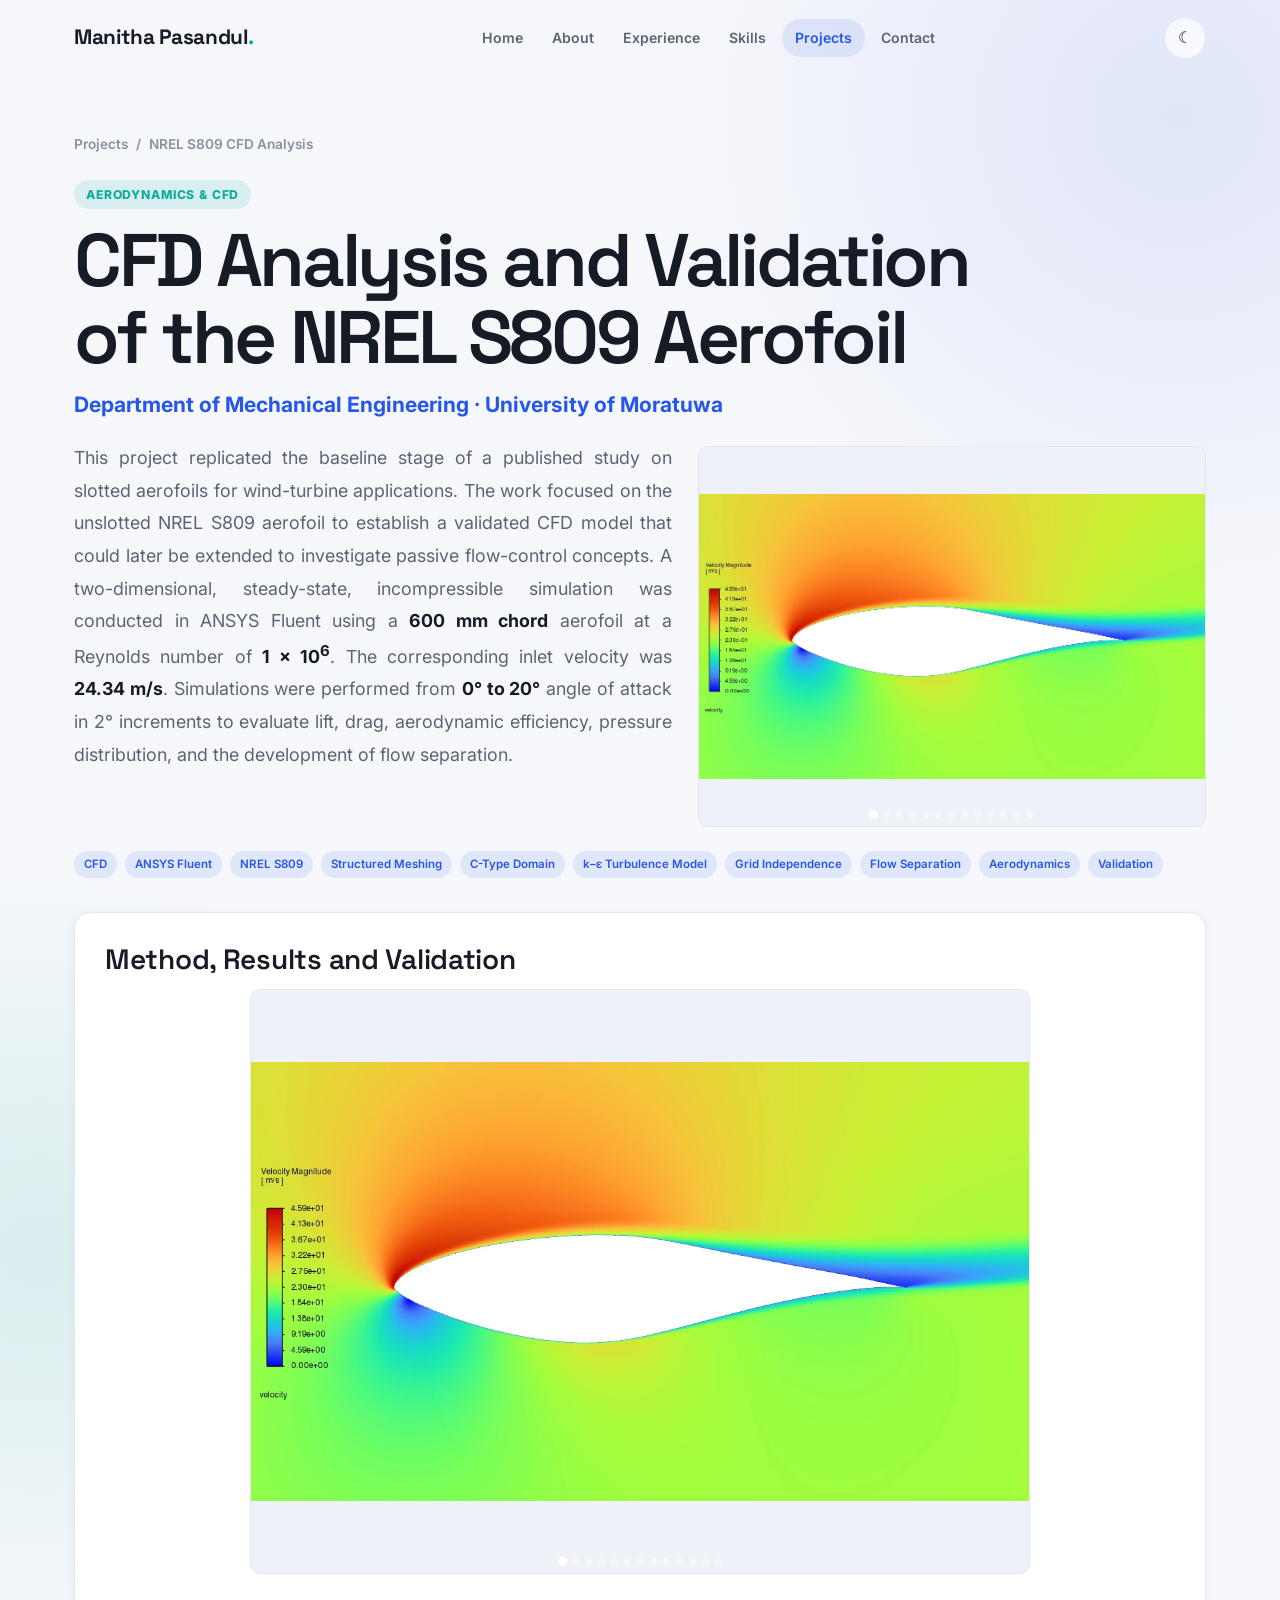
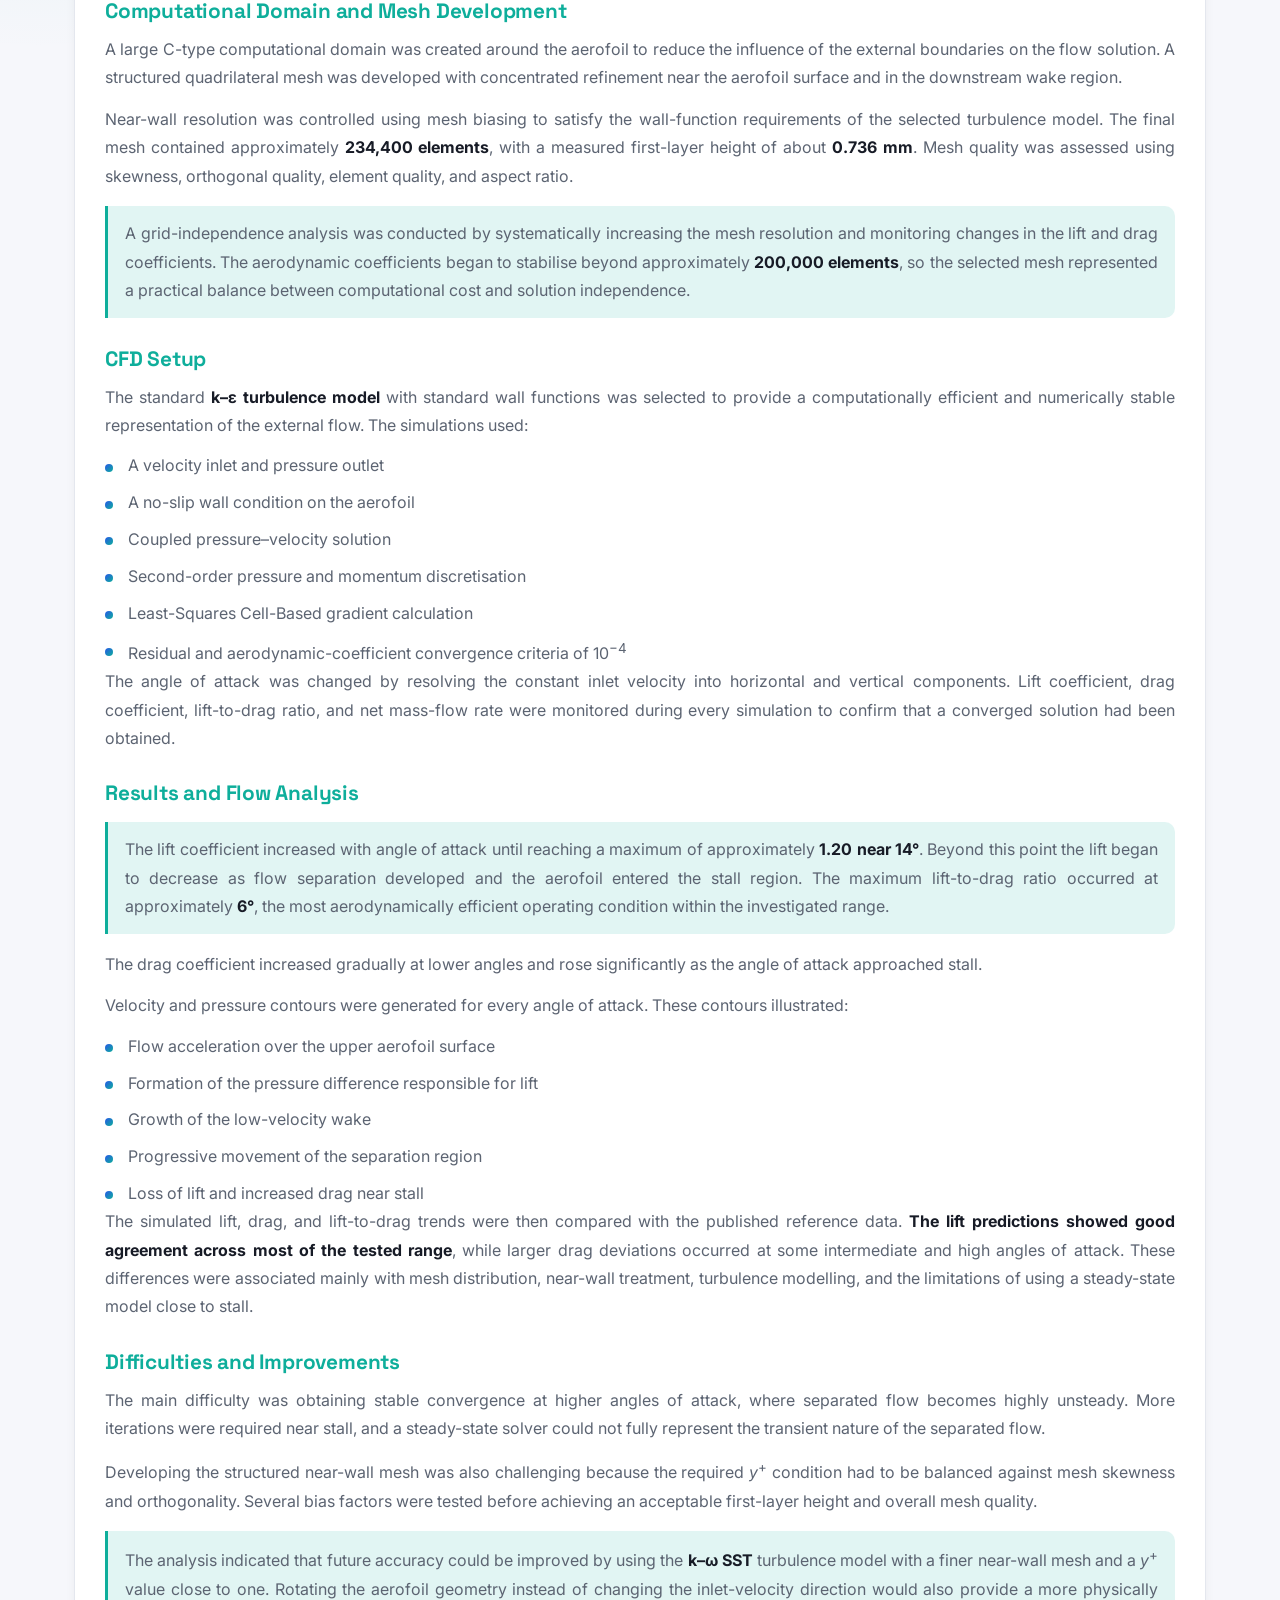
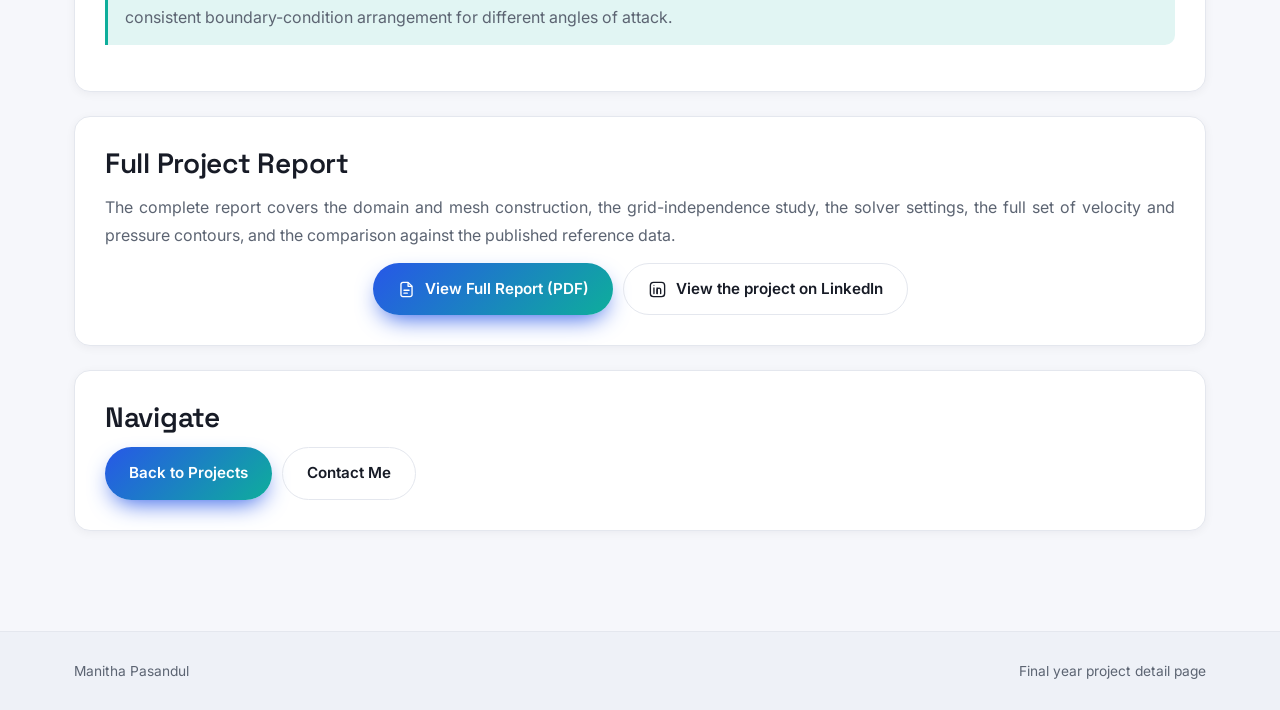
<file: nrel-s809-cfd.html>
<!DOCTYPE html>
<html lang="en">
<head>
  <meta charset="UTF-8" />
  <meta name="viewport" content="width=device-width, initial-scale=1.0" />
  <meta name="description" content="Two-dimensional ANSYS Fluent study of the NREL S809 wind-turbine aerofoil from 0 to 20 degrees angle of attack, with a structured C-type mesh, grid-independence study, and validation against published data." />
  <title>CFD Analysis and Validation of the NREL S809 Aerofoil | Manitha Pasandul</title>

  <link rel="preconnect" href="https://fonts.googleapis.com" />
  <link rel="preconnect" href="https://fonts.gstatic.com" crossorigin />
  <link href="https://fonts.googleapis.com/css2?family=Inter:wght@400;500;600;700&family=Space+Grotesk:wght@500;600;700&display=swap" rel="stylesheet" />
  <link rel="stylesheet" href="css/style.css?v=58" />

  <script>
    (function () {
      const saved = localStorage.getItem("portfolio-theme");
      const dark = window.matchMedia("(prefers-color-scheme: dark)").matches;
      document.documentElement.setAttribute("data-theme", saved || (dark ? "dark" : "light"));
    })();
  </script>
</head>

<body class="detail-page-body justify-copy">
  <header class="detail-site-header">
    <div class="container detail-navbar">
      <a class="brand" href="index.html#home">Manitha Pasandul<span class="brand-accent">.</span></a>

      <nav class="detail-nav-links" id="detail-nav-links" aria-label="Main navigation">
        <a class="" href="index.html#home">Home</a>
<a class="" href="index.html#about">About</a>
<a class="" href="index.html#experience">Experience</a>
<a class="" href="index.html#skills">Skills</a>
<a class="active" href="index.html#projects">Projects</a>
<a class="" href="index.html#contact">Contact</a>
      </nav>
      <div class="detail-nav-actions">
        <button class="detail-icon-button" id="detail-theme-toggle" type="button" aria-label="Toggle theme">☾</button>
        <button class="detail-icon-button" id="detail-menu-toggle" type="button" aria-label="Toggle navigation" aria-expanded="false">☰</button>
      </div>

    </div>
  </header>

  <main class="container full-experience-main">
    <div class="experience-breadcrumb">
      <a href="index.html#projects">Projects</a>
      <span>/</span>
      <span>NREL S809 CFD Analysis</span>
    </div>

    <section class="full-experience-hero has-media">
      <span class="full-experience-kicker">Aerodynamics &amp; CFD</span>
      <h1 class="full-experience-title">CFD Analysis and Validation of the NREL S809 Aerofoil</h1>
      <p class="full-experience-subtitle">Department of Mechanical Engineering &middot; University of Moratuwa</p>
      <div class="full-experience-hero-body">
        <p class="full-experience-lead">
          This project replicated the baseline stage of a published study on slotted aerofoils for wind-turbine
          applications. The work focused on the unslotted NREL S809 aerofoil to establish a validated CFD model that
          could later be extended to investigate passive flow-control concepts.
          A two-dimensional, steady-state, incompressible simulation was conducted in ANSYS Fluent using a
          <strong>600 mm chord</strong> aerofoil at a Reynolds number of <strong>1 &times; 10<sup>6</sup></strong>.
          The corresponding inlet velocity was <strong>24.34 m/s</strong>. Simulations were performed from
          <strong>0&deg; to 20&deg;</strong> angle of attack in 2&deg; increments to evaluate lift, drag, aerodynamic
          efficiency, pressure distribution, and the development of flow separation.
        </p>
        <div class="exp-media experience-media-slideshow full-experience-hero-media is-uncropped" data-slideshow>
          <div class="exp-slides">
            <figure class="exp-slide is-active" data-slide="0"><img src="assets/images/projects/cfd/s809-01.webp" alt="NREL S809 CFD analysis" loading="lazy" /></figure>
            <figure class="exp-slide" data-slide="1"><img src="assets/images/projects/cfd/s809-02.webp" alt="NREL S809 CFD analysis" loading="lazy" /></figure>
            <figure class="exp-slide" data-slide="2"><img src="assets/images/projects/cfd/s809-03.webp" alt="NREL S809 CFD analysis" loading="lazy" /></figure>
            <figure class="exp-slide" data-slide="3"><img src="assets/images/projects/cfd/s809-04.webp" alt="NREL S809 CFD analysis" loading="lazy" /></figure>
            <figure class="exp-slide" data-slide="4"><img src="assets/images/projects/cfd/s809-05.webp" alt="NREL S809 CFD analysis" loading="lazy" /></figure>
            <figure class="exp-slide" data-slide="5"><img src="assets/images/projects/cfd/s809-06.webp" alt="NREL S809 CFD analysis" loading="lazy" /></figure>
            <figure class="exp-slide" data-slide="6"><img src="assets/images/projects/cfd/s809-07.webp" alt="NREL S809 CFD analysis" loading="lazy" /></figure>
            <figure class="exp-slide" data-slide="7"><img src="assets/images/projects/cfd/s809-08.webp" alt="NREL S809 CFD analysis" loading="lazy" /></figure>
            <figure class="exp-slide" data-slide="8"><img src="assets/images/projects/cfd/s809-09.webp" alt="NREL S809 CFD analysis" loading="lazy" /></figure>
            <figure class="exp-slide" data-slide="9"><img src="assets/images/projects/cfd/s809-10.webp" alt="NREL S809 CFD analysis" loading="lazy" /></figure>
            <figure class="exp-slide" data-slide="10"><img src="assets/images/projects/cfd/s809-11.webp" alt="NREL S809 CFD analysis" loading="lazy" /></figure>
            <figure class="exp-slide" data-slide="11"><img src="assets/images/projects/cfd/s809-res1.webp" alt="NREL S809 CFD results" loading="lazy" /></figure>
            <figure class="exp-slide" data-slide="12"><img src="assets/images/projects/cfd/s809-res2.webp" alt="NREL S809 CFD results" loading="lazy" /></figure>
          </div>
          <button class="exp-slide-nav previous" type="button" data-slide-prev aria-label="Previous image">&#8592;</button>
          <button class="exp-slide-nav next" type="button" data-slide-next aria-label="Next image">&#8594;</button>
          <div class="exp-slide-dots" role="tablist">
            <button class="exp-dot is-active" type="button" data-slide-to="0" role="tab" aria-label="Image 1 of 13"></button>
            <button class="exp-dot" type="button" data-slide-to="1" role="tab" aria-label="Image 2 of 13"></button>
            <button class="exp-dot" type="button" data-slide-to="2" role="tab" aria-label="Image 3 of 13"></button>
            <button class="exp-dot" type="button" data-slide-to="3" role="tab" aria-label="Image 4 of 13"></button>
            <button class="exp-dot" type="button" data-slide-to="4" role="tab" aria-label="Image 5 of 13"></button>
            <button class="exp-dot" type="button" data-slide-to="5" role="tab" aria-label="Image 6 of 13"></button>
            <button class="exp-dot" type="button" data-slide-to="6" role="tab" aria-label="Image 7 of 13"></button>
            <button class="exp-dot" type="button" data-slide-to="7" role="tab" aria-label="Image 8 of 13"></button>
            <button class="exp-dot" type="button" data-slide-to="8" role="tab" aria-label="Image 9 of 13"></button>
            <button class="exp-dot" type="button" data-slide-to="9" role="tab" aria-label="Image 10 of 13"></button>
            <button class="exp-dot" type="button" data-slide-to="10" role="tab" aria-label="Image 11 of 13"></button>
            <button class="exp-dot" type="button" data-slide-to="11" role="tab" aria-label="Image 12 of 13"></button>
            <button class="exp-dot" type="button" data-slide-to="12" role="tab" aria-label="Image 13 of 13"></button>
          </div>
        </div>
      </div>
      <div class="experience-tag-row"><span class="tag">CFD</span><span class="tag">ANSYS Fluent</span><span class="tag">NREL S809</span><span class="tag">Structured Meshing</span><span class="tag">C-Type Domain</span><span class="tag">k&ndash;&epsilon; Turbulence Model</span><span class="tag">Grid Independence</span><span class="tag">Flow Separation</span><span class="tag">Aerodynamics</span><span class="tag">Validation</span></div>
    </section>
    <div class="full-experience-layout is-single-column">
      <div class="full-experience-content">

<section class="experience-section-card media-top">
  <h2>Method, Results and Validation</h2>
  <div class="exp-media experience-media-slideshow is-uncropped" data-slideshow>
    <div class="exp-slides">
      <figure class="exp-slide is-active" data-slide="0"><img src="assets/images/projects/cfd/s809-01.webp" alt="NREL S809 CFD analysis" loading="lazy" /></figure>
      <figure class="exp-slide" data-slide="1"><img src="assets/images/projects/cfd/s809-02.webp" alt="NREL S809 CFD analysis" loading="lazy" /></figure>
      <figure class="exp-slide" data-slide="2"><img src="assets/images/projects/cfd/s809-03.webp" alt="NREL S809 CFD analysis" loading="lazy" /></figure>
      <figure class="exp-slide" data-slide="3"><img src="assets/images/projects/cfd/s809-04.webp" alt="NREL S809 CFD analysis" loading="lazy" /></figure>
      <figure class="exp-slide" data-slide="4"><img src="assets/images/projects/cfd/s809-05.webp" alt="NREL S809 CFD analysis" loading="lazy" /></figure>
      <figure class="exp-slide" data-slide="5"><img src="assets/images/projects/cfd/s809-06.webp" alt="NREL S809 CFD analysis" loading="lazy" /></figure>
      <figure class="exp-slide" data-slide="6"><img src="assets/images/projects/cfd/s809-07.webp" alt="NREL S809 CFD analysis" loading="lazy" /></figure>
      <figure class="exp-slide" data-slide="7"><img src="assets/images/projects/cfd/s809-08.webp" alt="NREL S809 CFD analysis" loading="lazy" /></figure>
      <figure class="exp-slide" data-slide="8"><img src="assets/images/projects/cfd/s809-09.webp" alt="NREL S809 CFD analysis" loading="lazy" /></figure>
      <figure class="exp-slide" data-slide="9"><img src="assets/images/projects/cfd/s809-10.webp" alt="NREL S809 CFD analysis" loading="lazy" /></figure>
      <figure class="exp-slide" data-slide="10"><img src="assets/images/projects/cfd/s809-11.webp" alt="NREL S809 CFD analysis" loading="lazy" /></figure>
      <figure class="exp-slide" data-slide="11"><img src="assets/images/projects/cfd/s809-res1.webp" alt="NREL S809 CFD results" loading="lazy" /></figure>
      <figure class="exp-slide" data-slide="12"><img src="assets/images/projects/cfd/s809-res2.webp" alt="NREL S809 CFD results" loading="lazy" /></figure>
    </div>
    <button class="exp-slide-nav previous" type="button" data-slide-prev aria-label="Previous image">&#8592;</button>
    <button class="exp-slide-nav next" type="button" data-slide-next aria-label="Next image">&#8594;</button>
    <div class="exp-slide-dots" role="tablist">
      <button class="exp-dot is-active" type="button" data-slide-to="0" role="tab" aria-label="Image 1 of 13"></button>
      <button class="exp-dot" type="button" data-slide-to="1" role="tab" aria-label="Image 2 of 13"></button>
      <button class="exp-dot" type="button" data-slide-to="2" role="tab" aria-label="Image 3 of 13"></button>
      <button class="exp-dot" type="button" data-slide-to="3" role="tab" aria-label="Image 4 of 13"></button>
      <button class="exp-dot" type="button" data-slide-to="4" role="tab" aria-label="Image 5 of 13"></button>
      <button class="exp-dot" type="button" data-slide-to="5" role="tab" aria-label="Image 6 of 13"></button>
      <button class="exp-dot" type="button" data-slide-to="6" role="tab" aria-label="Image 7 of 13"></button>
      <button class="exp-dot" type="button" data-slide-to="7" role="tab" aria-label="Image 8 of 13"></button>
      <button class="exp-dot" type="button" data-slide-to="8" role="tab" aria-label="Image 9 of 13"></button>
      <button class="exp-dot" type="button" data-slide-to="9" role="tab" aria-label="Image 10 of 13"></button>
      <button class="exp-dot" type="button" data-slide-to="10" role="tab" aria-label="Image 11 of 13"></button>
      <button class="exp-dot" type="button" data-slide-to="11" role="tab" aria-label="Image 12 of 13"></button>
      <button class="exp-dot" type="button" data-slide-to="12" role="tab" aria-label="Image 13 of 13"></button>
    </div>
  </div>
  <h3>Computational Domain and Mesh Development</h3>
  <p>
    A large C-type computational domain was created around the aerofoil to reduce the influence of the external boundaries on the flow solution. A structured quadrilateral mesh was developed with concentrated refinement near the aerofoil surface and in the downstream wake region.
  </p>
  <p>
    Near-wall resolution was controlled using mesh biasing to satisfy the wall-function requirements of the selected turbulence model. The final mesh contained approximately <strong>234,400 elements</strong>, with a measured first-layer height of about <strong>0.736 mm</strong>. Mesh quality was assessed using skewness, orthogonal quality, element quality, and aspect ratio.
  </p>
  <div class="experience-finding">
    <p>A grid-independence analysis was conducted by systematically increasing the mesh resolution and monitoring changes in the lift and drag coefficients. The aerodynamic coefficients began to stabilise beyond approximately <strong>200,000 elements</strong>, so the selected mesh represented a practical balance between computational cost and solution independence.</p>
  </div>
  <h3>CFD Setup</h3>
  <p>
    The standard <strong>k&ndash;&epsilon; turbulence model</strong> with standard wall functions was selected to provide a computationally efficient and numerically stable representation of the external flow. The simulations used:
  </p>
  <ul class="experience-key-list">
    <li>A velocity inlet and pressure outlet</li>
    <li>A no-slip wall condition on the aerofoil</li>
    <li>Coupled pressure&ndash;velocity solution</li>
    <li>Second-order pressure and momentum discretisation</li>
    <li>Least-Squares Cell-Based gradient calculation</li>
    <li>Residual and aerodynamic-coefficient convergence criteria of 10<sup>&minus;4</sup></li>
  </ul>
  <p>
    The angle of attack was changed by resolving the constant inlet velocity into horizontal and vertical components. Lift coefficient, drag coefficient, lift-to-drag ratio, and net mass-flow rate were monitored during every simulation to confirm that a converged solution had been obtained.
  </p>
  <h3>Results and Flow Analysis</h3>
  <div class="experience-finding">
    <p>The lift coefficient increased with angle of attack until reaching a maximum of approximately <strong>1.20 near 14&deg;</strong>. Beyond this point the lift began to decrease as flow separation developed and the aerofoil entered the stall region. The maximum lift-to-drag ratio occurred at approximately <strong>6&deg;</strong>, the most aerodynamically efficient operating condition within the investigated range.</p>
  </div>
  <p>
    The drag coefficient increased gradually at lower angles and rose significantly as the angle of attack approached stall.
  </p>
  <p>
    Velocity and pressure contours were generated for every angle of attack. These contours illustrated:
  </p>
  <ul class="experience-key-list">
    <li>Flow acceleration over the upper aerofoil surface</li>
    <li>Formation of the pressure difference responsible for lift</li>
    <li>Growth of the low-velocity wake</li>
    <li>Progressive movement of the separation region</li>
    <li>Loss of lift and increased drag near stall</li>
  </ul>
  <p>
    The simulated lift, drag, and lift-to-drag trends were then compared with the published reference data. <strong>The lift predictions showed good agreement across most of the tested range</strong>, while larger drag deviations occurred at some intermediate and high angles of attack. These differences were associated mainly with mesh distribution, near-wall treatment, turbulence modelling, and the limitations of using a steady-state model close to stall.
  </p>
  <h3>Difficulties and Improvements</h3>
  <p>
    The main difficulty was obtaining stable convergence at higher angles of attack, where separated flow becomes highly unsteady. More iterations were required near stall, and a steady-state solver could not fully represent the transient nature of the separated flow.
  </p>
  <p>
    Developing the structured near-wall mesh was also challenging because the required <em>y</em><sup>+</sup> condition had to be balanced against mesh skewness and orthogonality. Several bias factors were tested before achieving an acceptable first-layer height and overall mesh quality.
  </p>
  <div class="experience-finding">
    <p>The analysis indicated that future accuracy could be improved by using the <strong>k&ndash;&omega; SST</strong> turbulence model with a finer near-wall mesh and a <em>y</em><sup>+</sup> value close to one. Rotating the aerofoil geometry instead of changing the inlet-velocity direction would also provide a more physically consistent boundary-condition arrangement for different angles of attack.</p>
  </div>
</section>

<section class="experience-section-card experience-poster-card">
  <h2>Full Project Report</h2>
  <p>
    The complete report covers the domain and mesh construction, the grid-independence study, the solver settings,
    the full set of velocity and pressure contours, and the comparison against the published reference data.
  </p>
  <div class="experience-page-cta">
    <a class="btn btn-primary" href="assets/docs/nrel-s809-cfd-report.pdf" target="_blank" rel="noopener">
      <svg class="icon" viewBox="0 0 24 24" aria-hidden="true"><path d="M14 3H7.5A2.5 2.5 0 0 0 5 5.5v13A2.5 2.5 0 0 0 7.5 21h9a2.5 2.5 0 0 0 2.5-2.5V8z" stroke-linejoin="round"/><polyline points="14,3 14,8 19,8" stroke-linejoin="round"/><line x1="8.8" y1="13" x2="15.2" y2="13" stroke-linecap="round"/><line x1="8.8" y1="16.6" x2="13" y2="16.6" stroke-linecap="round"/></svg>
      View Full Report (PDF)
    </a>
    <a class="btn btn-outline" href="https://www.linkedin.com/in/manitha-pasandul/" target="_blank" rel="noopener noreferrer">
      <svg class="icon" viewBox="0 0 24 24" aria-hidden="true"><rect x="3" y="3" width="18" height="18" rx="4"/><line x1="7.5" y1="10" x2="7.5" y2="17" stroke-linecap="round"/><circle cx="7.5" cy="6.7" r="0.7" fill="currentColor" stroke="none"/><path d="M11.5 17v-4.2c0-1.6 1-2.6 2.4-2.6s2.1 1 2.1 2.6V17" stroke-linecap="round" stroke-linejoin="round"/><line x1="11.5" y1="10" x2="11.5" y2="17" stroke-linecap="round"/></svg>
      View the project on LinkedIn
    </a>
  </div>
</section>

<section class="experience-section-card experience-navigate-card">
  <h2>Navigate</h2>
  <div class="experience-page-cta">
    <a class="btn btn-primary" href="index.html#projects">Back to Projects</a>
    <a class="btn btn-outline" href="index.html#contact">Contact Me</a>
  </div>
</section>

      </div>
    </div>
  </main>

  <footer class="full-experience-footer">
    <div class="container full-experience-footer-inner">
      <p>Manitha Pasandul</p>
      <p>Final year project detail page</p>
    </div>
  </footer>

  <script src="js/detail-page.js?v=58"></script>
</body>
</html>
</file>
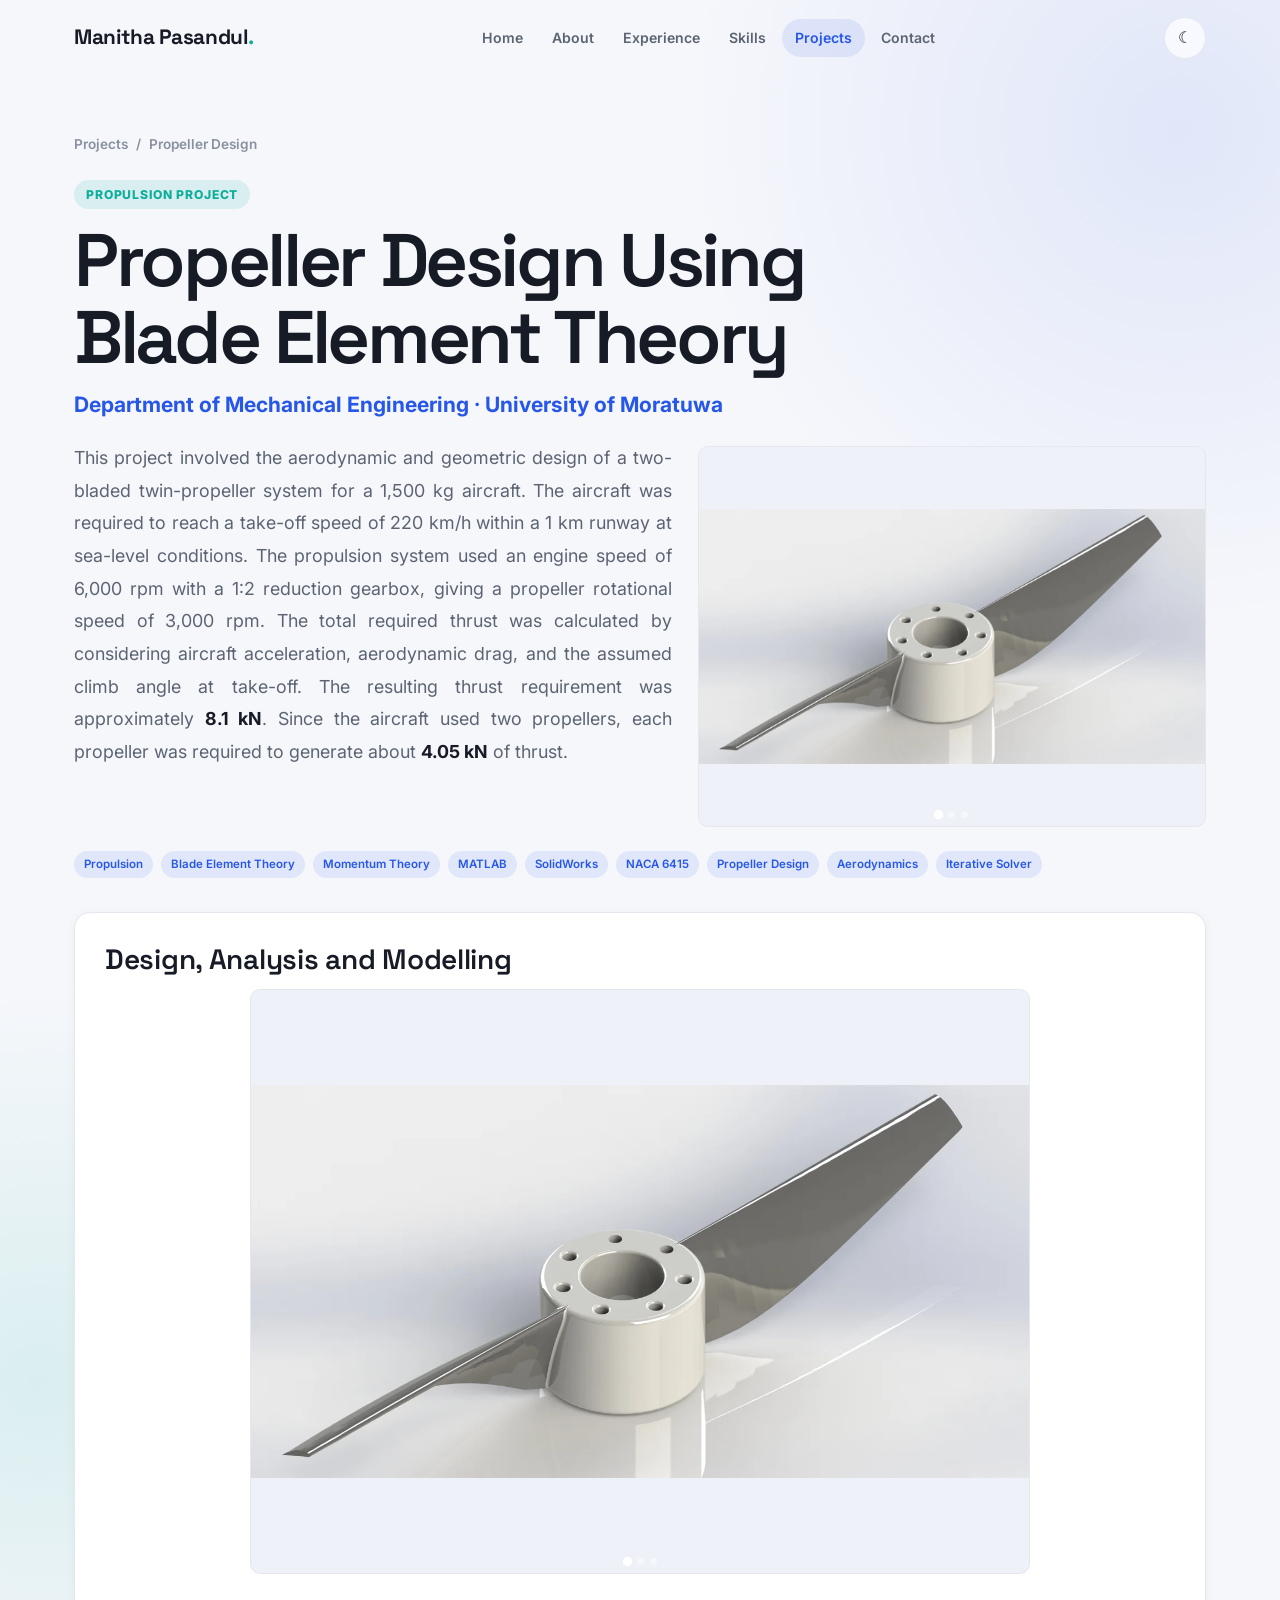
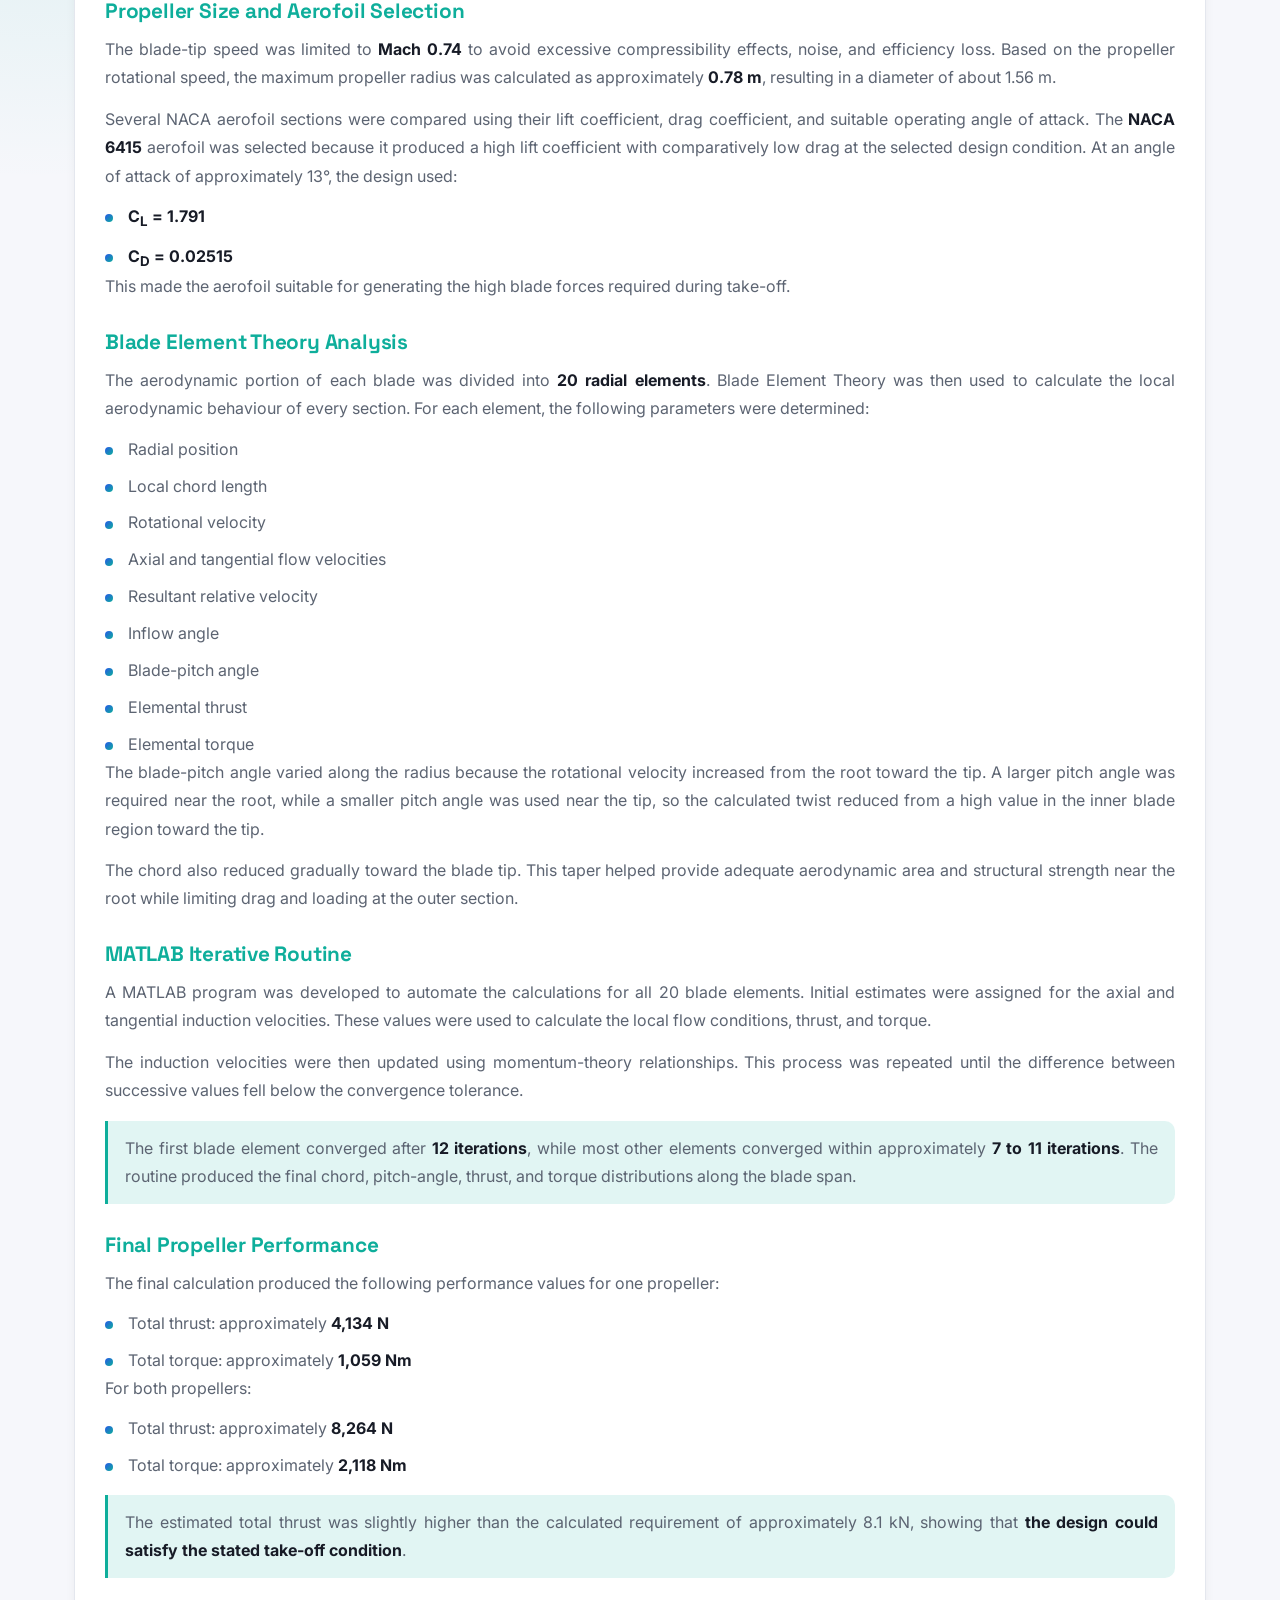
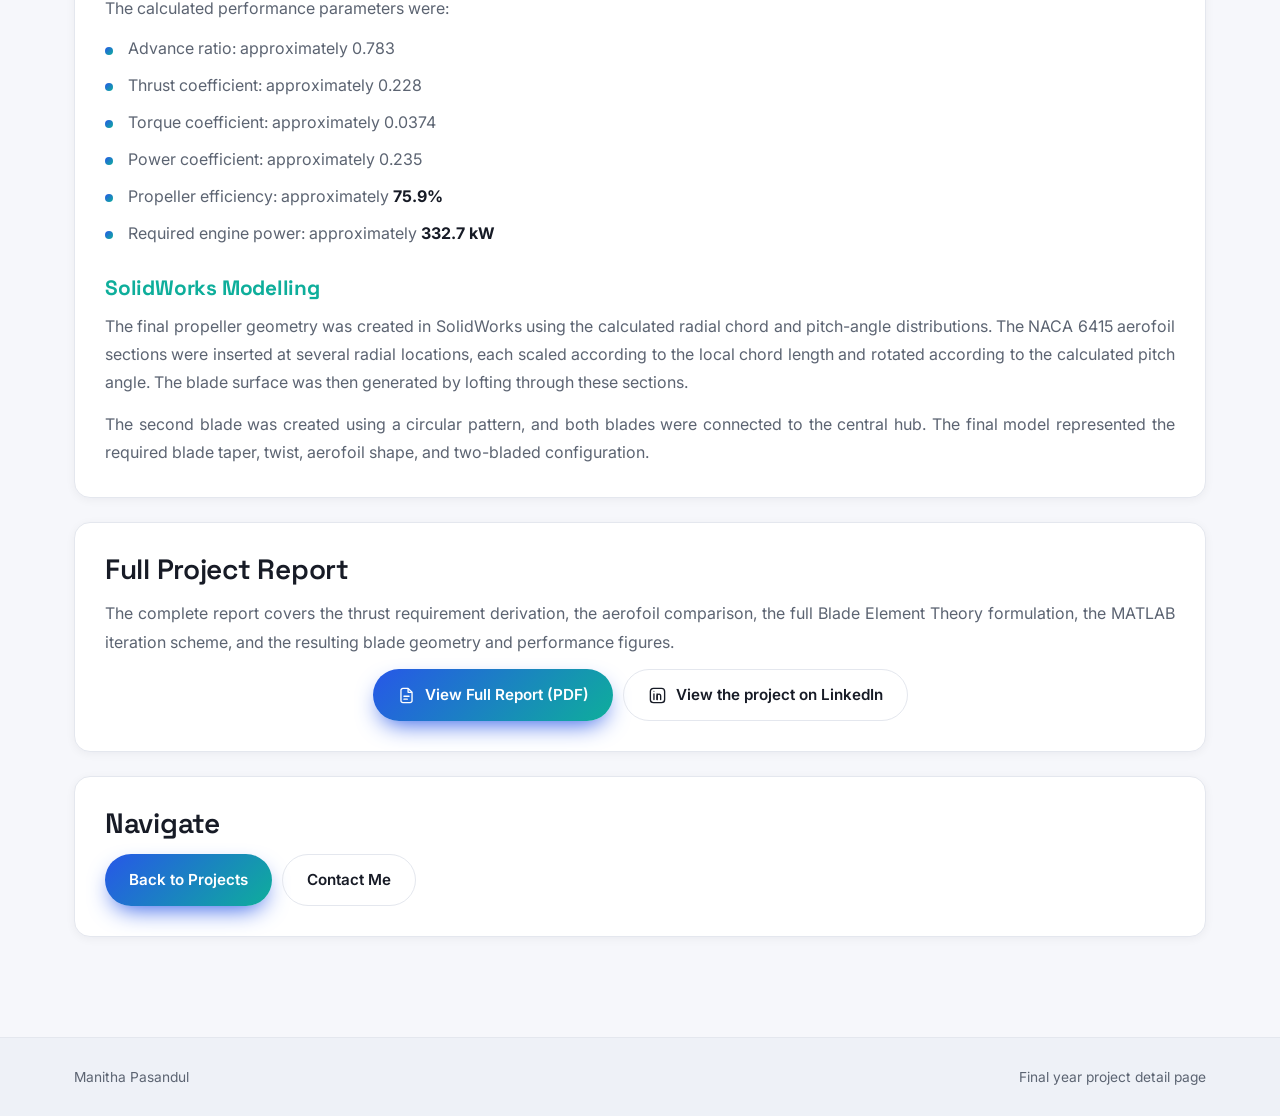
<file: propeller-design.html>
<!DOCTYPE html>
<html lang="en">
<head>
  <meta charset="UTF-8" />
  <meta name="viewport" content="width=device-width, initial-scale=1.0" />
  <meta name="description" content="Design of a twin two-bladed propeller system for a 1,500 kg aircraft using Blade Element Theory, an iterative MATLAB model, and SolidWorks." />
  <title>Propeller Design Using Blade Element Theory | Manitha Pasandul</title>

  <link rel="preconnect" href="https://fonts.googleapis.com" />
  <link rel="preconnect" href="https://fonts.gstatic.com" crossorigin />
  <link href="https://fonts.googleapis.com/css2?family=Inter:wght@400;500;600;700&family=Space+Grotesk:wght@500;600;700&display=swap" rel="stylesheet" />
  <link rel="stylesheet" href="css/style.css?v=58" />

  <script>
    (function () {
      const saved = localStorage.getItem("portfolio-theme");
      const dark = window.matchMedia("(prefers-color-scheme: dark)").matches;
      document.documentElement.setAttribute("data-theme", saved || (dark ? "dark" : "light"));
    })();
  </script>
</head>

<body class="detail-page-body justify-copy">
  <header class="detail-site-header">
    <div class="container detail-navbar">
      <a class="brand" href="index.html#home">Manitha Pasandul<span class="brand-accent">.</span></a>

      <nav class="detail-nav-links" id="detail-nav-links" aria-label="Main navigation">
        <a class="" href="index.html#home">Home</a>
<a class="" href="index.html#about">About</a>
<a class="" href="index.html#experience">Experience</a>
<a class="" href="index.html#skills">Skills</a>
<a class="active" href="index.html#projects">Projects</a>
<a class="" href="index.html#contact">Contact</a>
      </nav>
      <div class="detail-nav-actions">
        <button class="detail-icon-button" id="detail-theme-toggle" type="button" aria-label="Toggle theme">☾</button>
        <button class="detail-icon-button" id="detail-menu-toggle" type="button" aria-label="Toggle navigation" aria-expanded="false">☰</button>
      </div>

    </div>
  </header>

  <main class="container full-experience-main">
    <div class="experience-breadcrumb">
      <a href="index.html#projects">Projects</a>
      <span>/</span>
      <span>Propeller Design</span>
    </div>

    <section class="full-experience-hero has-media">
      <span class="full-experience-kicker">Propulsion Project</span>
      <h1 class="full-experience-title">Propeller Design Using Blade Element Theory</h1>
      <p class="full-experience-subtitle">Department of Mechanical Engineering &middot; University of Moratuwa</p>
      <div class="full-experience-hero-body">
        <p class="full-experience-lead">
          This project involved the aerodynamic and geometric design of a two-bladed twin-propeller system for a
          1,500 kg aircraft. The aircraft was required to reach a take-off speed of 220 km/h within a 1 km runway at
          sea-level conditions. The propulsion system used an engine speed of 6,000 rpm with a 1:2 reduction gearbox,
          giving a propeller rotational speed of 3,000 rpm.
          The total required thrust was calculated by considering aircraft acceleration, aerodynamic drag, and the
          assumed climb angle at take-off. The resulting thrust requirement was approximately <strong>8.1 kN</strong>.
          Since the aircraft used two propellers, each propeller was required to generate about
          <strong>4.05 kN</strong> of thrust.
        </p>
        <div class="exp-media experience-media-slideshow full-experience-hero-media is-uncropped" data-slideshow>
          <div class="exp-slides">
            <figure class="exp-slide is-active" data-slide="0"><img src="assets/images/projects/propeller/p1.webp" alt="Propeller design and SolidWorks model" loading="lazy" /></figure>
            <figure class="exp-slide" data-slide="1"><img src="assets/images/projects/propeller/p2.webp" alt="Propeller design and SolidWorks model" loading="lazy" /></figure>
            <figure class="exp-slide" data-slide="2"><img src="assets/images/projects/propeller/p3.webp" alt="Propeller design and SolidWorks model" loading="lazy" /></figure>
          </div>
          <button class="exp-slide-nav previous" type="button" data-slide-prev aria-label="Previous image">&#8592;</button>
          <button class="exp-slide-nav next" type="button" data-slide-next aria-label="Next image">&#8594;</button>
          <div class="exp-slide-dots" role="tablist">
            <button class="exp-dot is-active" type="button" data-slide-to="0" role="tab" aria-label="Image 1 of 3"></button>
            <button class="exp-dot" type="button" data-slide-to="1" role="tab" aria-label="Image 2 of 3"></button>
            <button class="exp-dot" type="button" data-slide-to="2" role="tab" aria-label="Image 3 of 3"></button>
          </div>
        </div>
      </div>
      <div class="experience-tag-row"><span class="tag">Propulsion</span><span class="tag">Blade Element Theory</span><span class="tag">Momentum Theory</span><span class="tag">MATLAB</span><span class="tag">SolidWorks</span><span class="tag">NACA 6415</span><span class="tag">Propeller Design</span><span class="tag">Aerodynamics</span><span class="tag">Iterative Solver</span></div>
    </section>
    <div class="full-experience-layout is-single-column">
      <div class="full-experience-content">

<section class="experience-section-card media-top">
  <h2>Design, Analysis and Modelling</h2>
  <div class="exp-media experience-media-slideshow is-uncropped" data-slideshow>
    <div class="exp-slides">
      <figure class="exp-slide is-active" data-slide="0"><img src="assets/images/projects/propeller/p1.webp" alt="Propeller design and SolidWorks model" loading="lazy" /></figure>
      <figure class="exp-slide" data-slide="1"><img src="assets/images/projects/propeller/p2.webp" alt="Propeller design and SolidWorks model" loading="lazy" /></figure>
      <figure class="exp-slide" data-slide="2"><img src="assets/images/projects/propeller/p3.webp" alt="Propeller design and SolidWorks model" loading="lazy" /></figure>
    </div>
    <button class="exp-slide-nav previous" type="button" data-slide-prev aria-label="Previous image">&#8592;</button>
    <button class="exp-slide-nav next" type="button" data-slide-next aria-label="Next image">&#8594;</button>
    <div class="exp-slide-dots" role="tablist">
      <button class="exp-dot is-active" type="button" data-slide-to="0" role="tab" aria-label="Image 1 of 3"></button>
      <button class="exp-dot" type="button" data-slide-to="1" role="tab" aria-label="Image 2 of 3"></button>
      <button class="exp-dot" type="button" data-slide-to="2" role="tab" aria-label="Image 3 of 3"></button>
    </div>
  </div>
  <h3>Propeller Size and Aerofoil Selection</h3>
  <p>
    The blade-tip speed was limited to <strong>Mach 0.74</strong> to avoid excessive compressibility effects, noise, and efficiency loss. Based on the propeller rotational speed, the maximum propeller radius was calculated as approximately <strong>0.78 m</strong>, resulting in a diameter of about 1.56 m.
  </p>
  <p>
    Several NACA aerofoil sections were compared using their lift coefficient, drag coefficient, and suitable operating angle of attack. The <strong>NACA 6415</strong> aerofoil was selected because it produced a high lift coefficient with comparatively low drag at the selected design condition. At an angle of attack of approximately 13&deg;, the design used:
  </p>
  <ul class="experience-key-list">
    <li><strong>C<sub>L</sub> = 1.791</strong></li>
    <li><strong>C<sub>D</sub> = 0.02515</strong></li>
  </ul>
  <p>
    This made the aerofoil suitable for generating the high blade forces required during take-off.
  </p>
  <h3>Blade Element Theory Analysis</h3>
  <p>
    The aerodynamic portion of each blade was divided into <strong>20 radial elements</strong>. Blade Element Theory was then used to calculate the local aerodynamic behaviour of every section. For each element, the following parameters were determined:
  </p>
  <ul class="experience-key-list">
    <li>Radial position</li>
    <li>Local chord length</li>
    <li>Rotational velocity</li>
    <li>Axial and tangential flow velocities</li>
    <li>Resultant relative velocity</li>
    <li>Inflow angle</li>
    <li>Blade-pitch angle</li>
    <li>Elemental thrust</li>
    <li>Elemental torque</li>
  </ul>
  <p>
    The blade-pitch angle varied along the radius because the rotational velocity increased from the root toward the tip. A larger pitch angle was required near the root, while a smaller pitch angle was used near the tip, so the calculated twist reduced from a high value in the inner blade region toward the tip.
  </p>
  <p>
    The chord also reduced gradually toward the blade tip. This taper helped provide adequate aerodynamic area and structural strength near the root while limiting drag and loading at the outer section.
  </p>
  <h3>MATLAB Iterative Routine</h3>
  <p>
    A MATLAB program was developed to automate the calculations for all 20 blade elements. Initial estimates were assigned for the axial and tangential induction velocities. These values were used to calculate the local flow conditions, thrust, and torque.
  </p>
  <p>
    The induction velocities were then updated using momentum-theory relationships. This process was repeated until the difference between successive values fell below the convergence tolerance.
  </p>
  <div class="experience-finding">
    <p>The first blade element converged after <strong>12 iterations</strong>, while most other elements converged within approximately <strong>7 to 11 iterations</strong>. The routine produced the final chord, pitch-angle, thrust, and torque distributions along the blade span.</p>
  </div>
  <h3>Final Propeller Performance</h3>
  <p>
    The final calculation produced the following performance values for one propeller:
  </p>
  <ul class="experience-key-list">
    <li>Total thrust: approximately <strong>4,134 N</strong></li>
    <li>Total torque: approximately <strong>1,059 Nm</strong></li>
  </ul>
  <p>
    For both propellers:
  </p>
  <ul class="experience-key-list">
    <li>Total thrust: approximately <strong>8,264 N</strong></li>
    <li>Total torque: approximately <strong>2,118 Nm</strong></li>
  </ul>
  <div class="experience-finding">
    <p>The estimated total thrust was slightly higher than the calculated requirement of approximately 8.1 kN, showing that <strong>the design could satisfy the stated take-off condition</strong>.</p>
  </div>
  <p>
    The calculated performance parameters were:
  </p>
  <ul class="experience-key-list">
    <li>Advance ratio: approximately 0.783</li>
    <li>Thrust coefficient: approximately 0.228</li>
    <li>Torque coefficient: approximately 0.0374</li>
    <li>Power coefficient: approximately 0.235</li>
    <li>Propeller efficiency: approximately <strong>75.9%</strong></li>
    <li>Required engine power: approximately <strong>332.7 kW</strong></li>
  </ul>
  <h3>SolidWorks Modelling</h3>
  <p>
    The final propeller geometry was created in SolidWorks using the calculated radial chord and pitch-angle distributions. The NACA 6415 aerofoil sections were inserted at several radial locations, each scaled according to the local chord length and rotated according to the calculated pitch angle. The blade surface was then generated by lofting through these sections.
  </p>
  <p>
    The second blade was created using a circular pattern, and both blades were connected to the central hub. The final model represented the required blade taper, twist, aerofoil shape, and two-bladed configuration.
  </p>
</section>

<section class="experience-section-card experience-poster-card">
  <h2>Full Project Report</h2>
  <p>
    The complete report covers the thrust requirement derivation, the aerofoil comparison, the full Blade Element
    Theory formulation, the MATLAB iteration scheme, and the resulting blade geometry and performance figures.
  </p>
  <div class="experience-page-cta">
    <a class="btn btn-primary" href="assets/docs/propeller-design-report.pdf" target="_blank" rel="noopener">
      <svg class="icon" viewBox="0 0 24 24" aria-hidden="true"><path d="M14 3H7.5A2.5 2.5 0 0 0 5 5.5v13A2.5 2.5 0 0 0 7.5 21h9a2.5 2.5 0 0 0 2.5-2.5V8z" stroke-linejoin="round"/><polyline points="14,3 14,8 19,8" stroke-linejoin="round"/><line x1="8.8" y1="13" x2="15.2" y2="13" stroke-linecap="round"/><line x1="8.8" y1="16.6" x2="13" y2="16.6" stroke-linecap="round"/></svg>
      View Full Report (PDF)
    </a>
    <a class="btn btn-outline" href="https://www.linkedin.com/in/manitha-pasandul/" target="_blank" rel="noopener noreferrer">
      <svg class="icon" viewBox="0 0 24 24" aria-hidden="true"><rect x="3" y="3" width="18" height="18" rx="4"/><line x1="7.5" y1="10" x2="7.5" y2="17" stroke-linecap="round"/><circle cx="7.5" cy="6.7" r="0.7" fill="currentColor" stroke="none"/><path d="M11.5 17v-4.2c0-1.6 1-2.6 2.4-2.6s2.1 1 2.1 2.6V17" stroke-linecap="round" stroke-linejoin="round"/><line x1="11.5" y1="10" x2="11.5" y2="17" stroke-linecap="round"/></svg>
      View the project on LinkedIn
    </a>
  </div>
</section>

<section class="experience-section-card experience-navigate-card">
  <h2>Navigate</h2>
  <div class="experience-page-cta">
    <a class="btn btn-primary" href="index.html#projects">Back to Projects</a>
    <a class="btn btn-outline" href="index.html#contact">Contact Me</a>
  </div>
</section>

      </div>
    </div>
  </main>

  <footer class="full-experience-footer">
    <div class="container full-experience-footer-inner">
      <p>Manitha Pasandul</p>
      <p>Final year project detail page</p>
    </div>
  </footer>

  <script src="js/detail-page.js?v=58"></script>
</body>
</html>
</file>
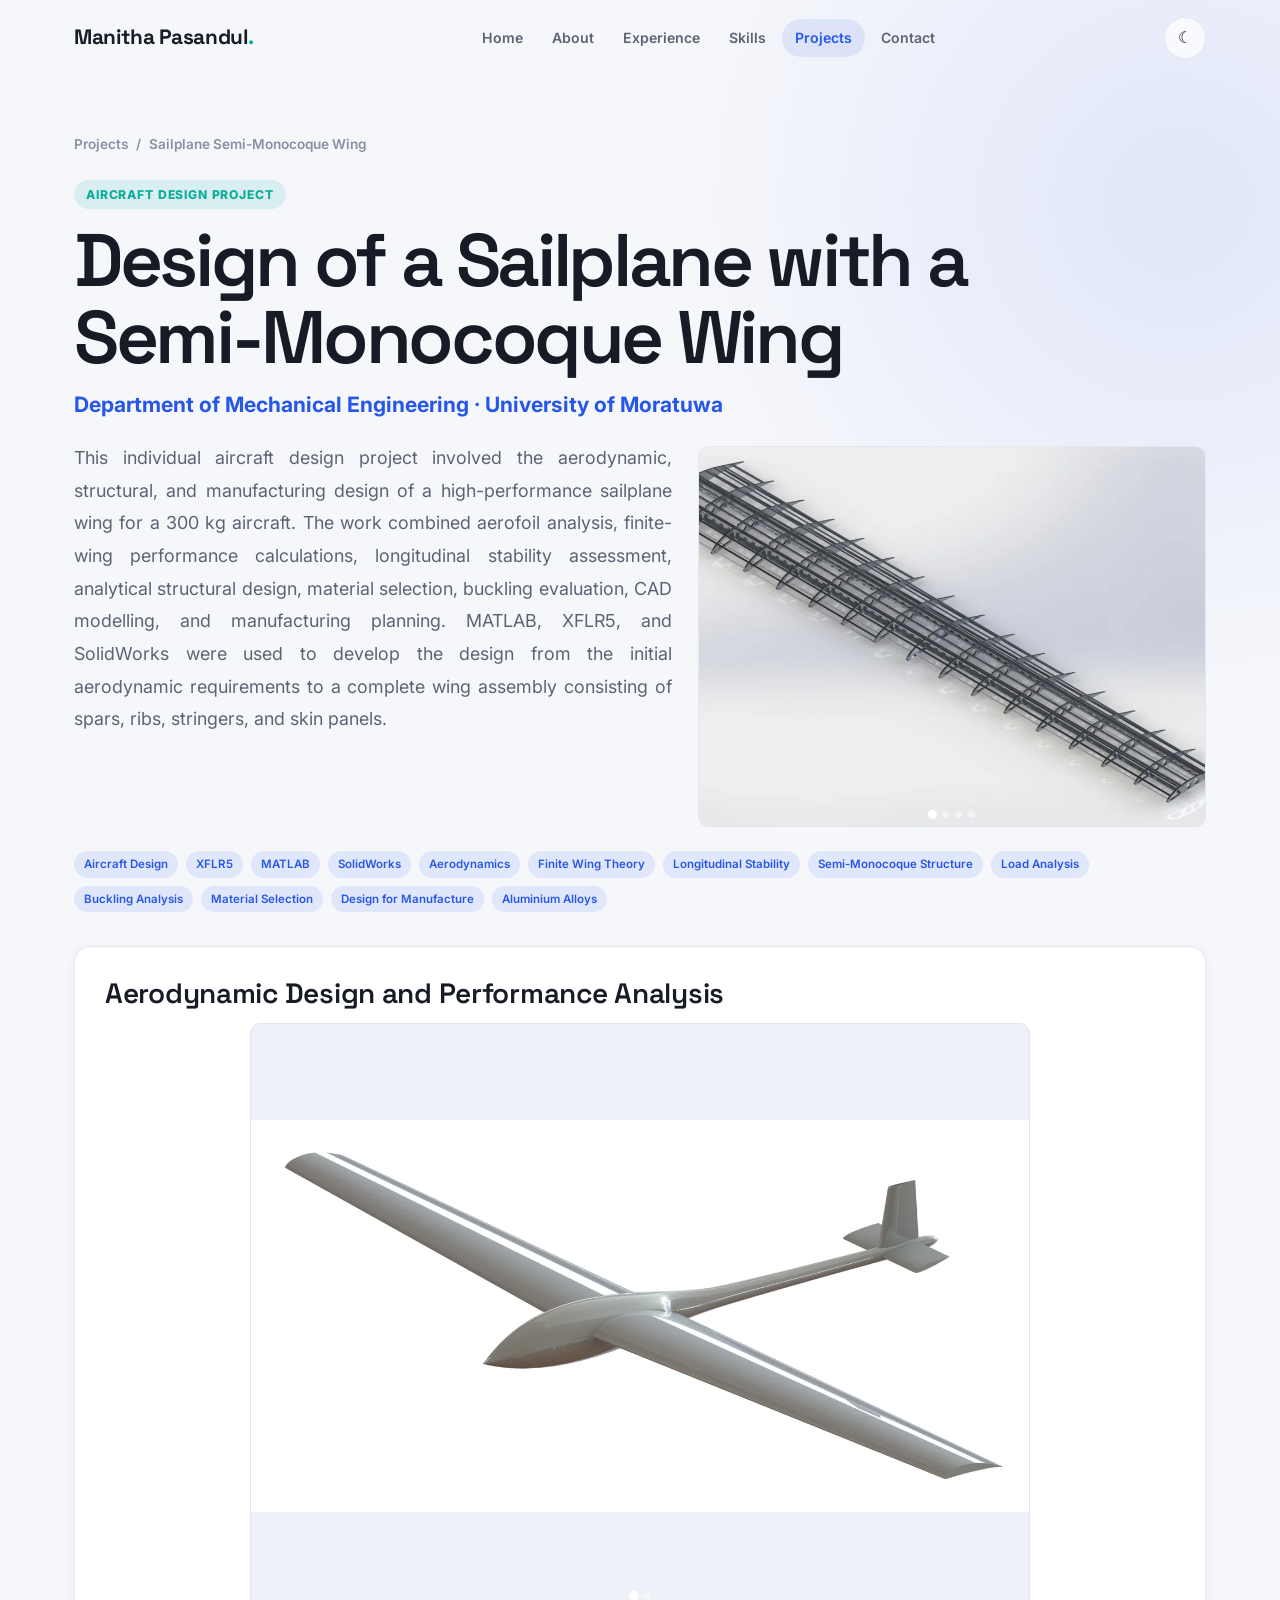
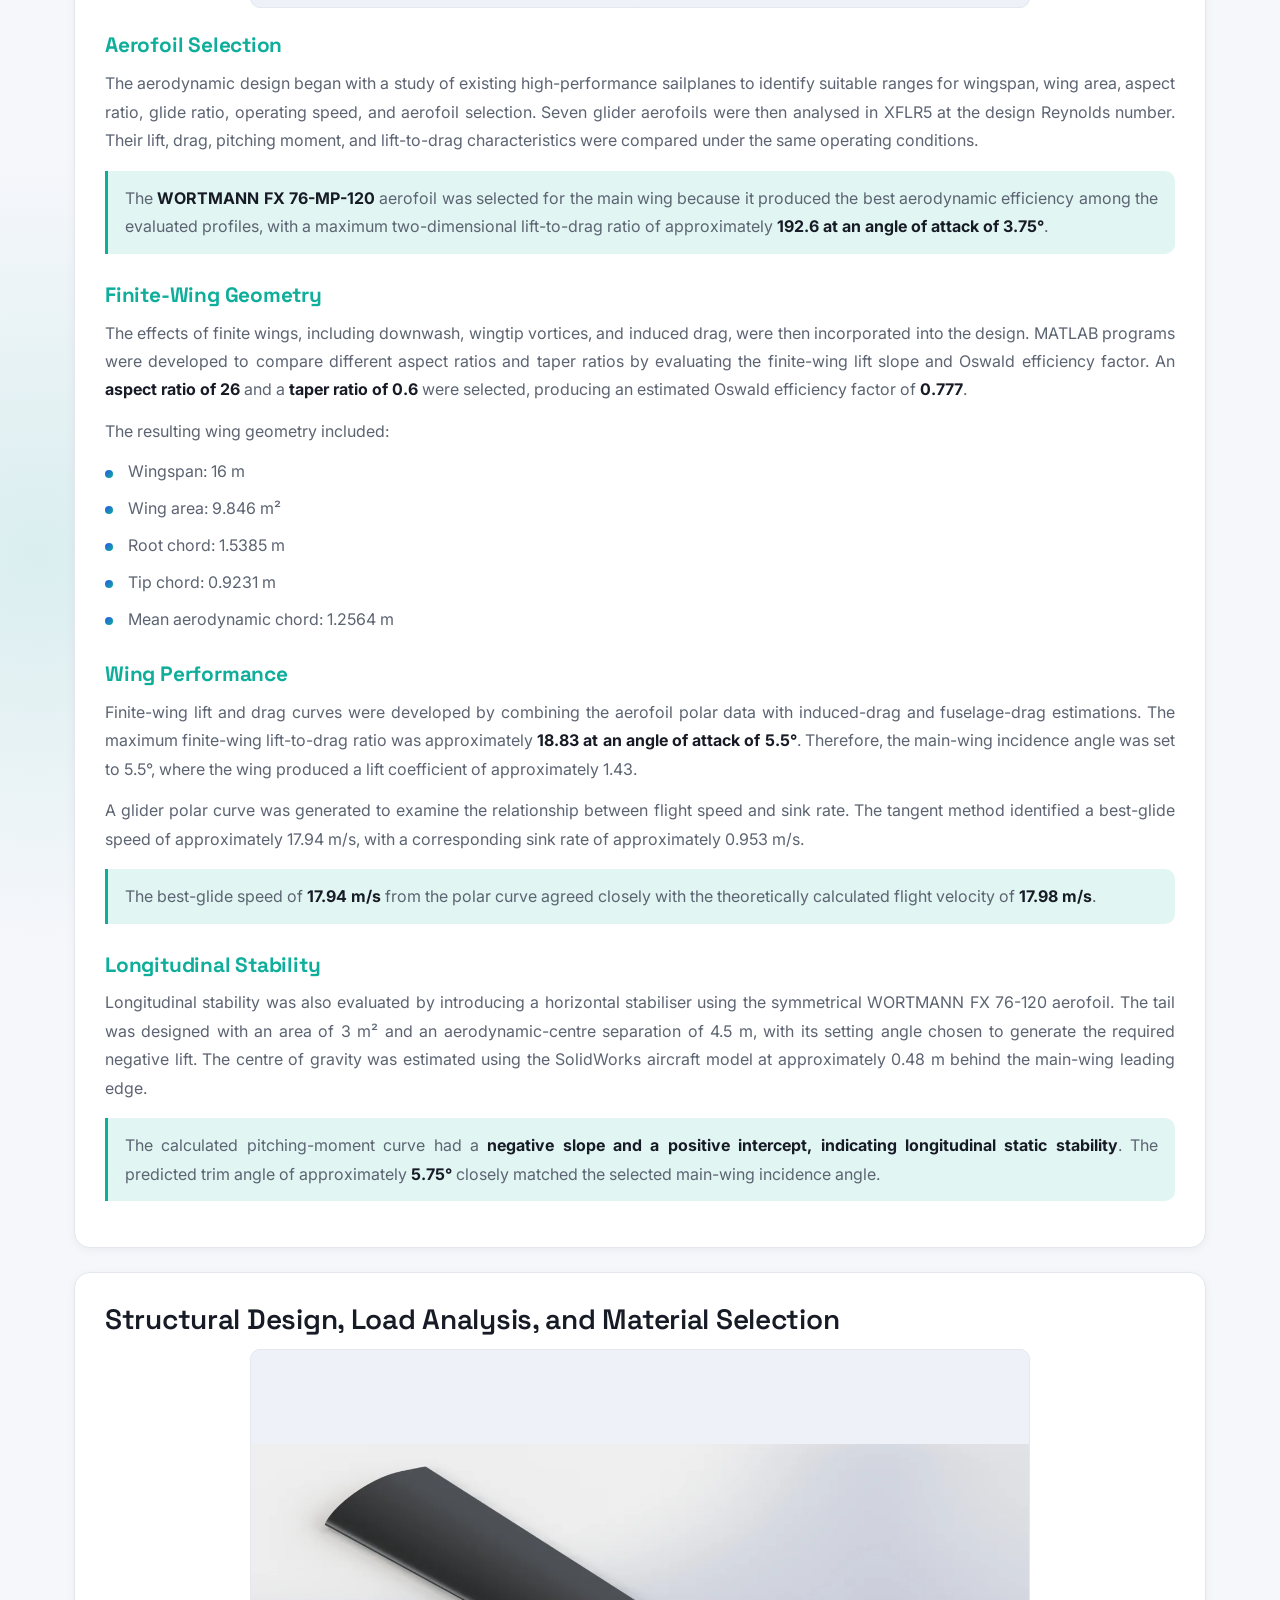
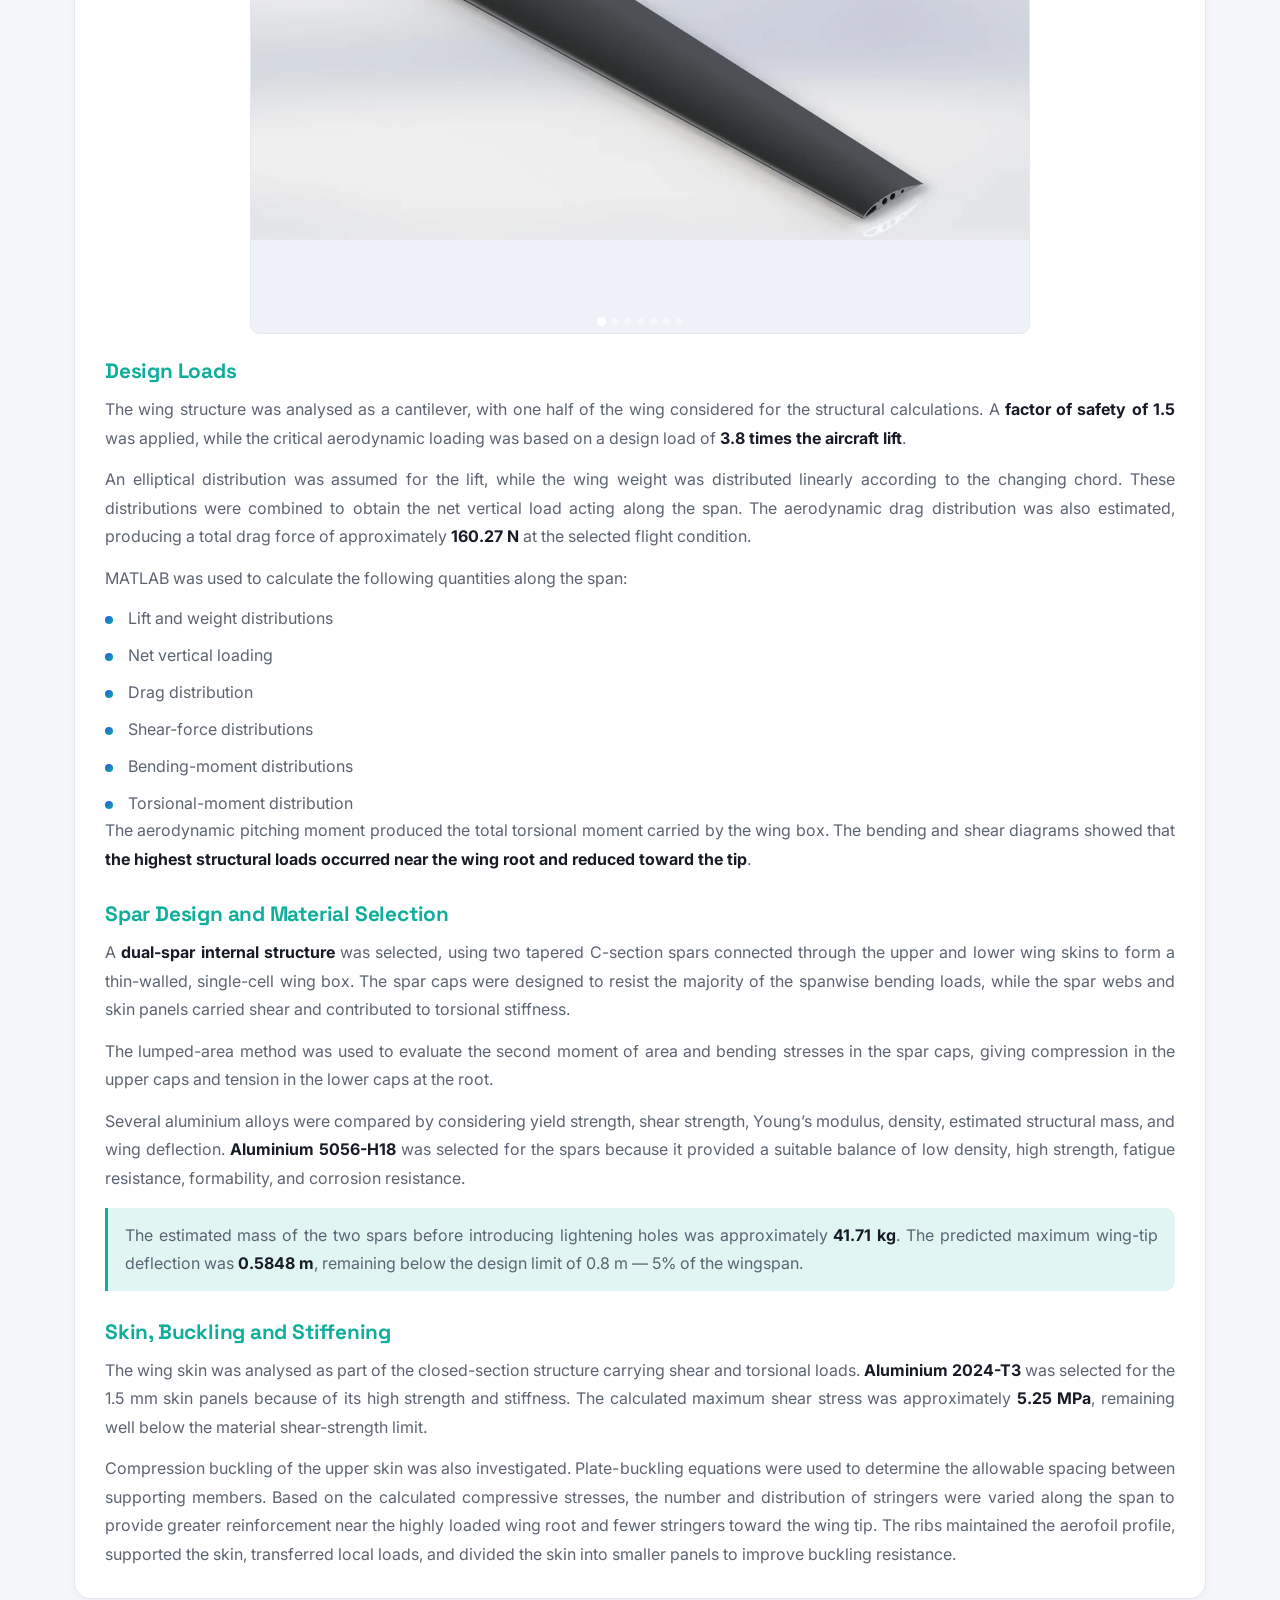
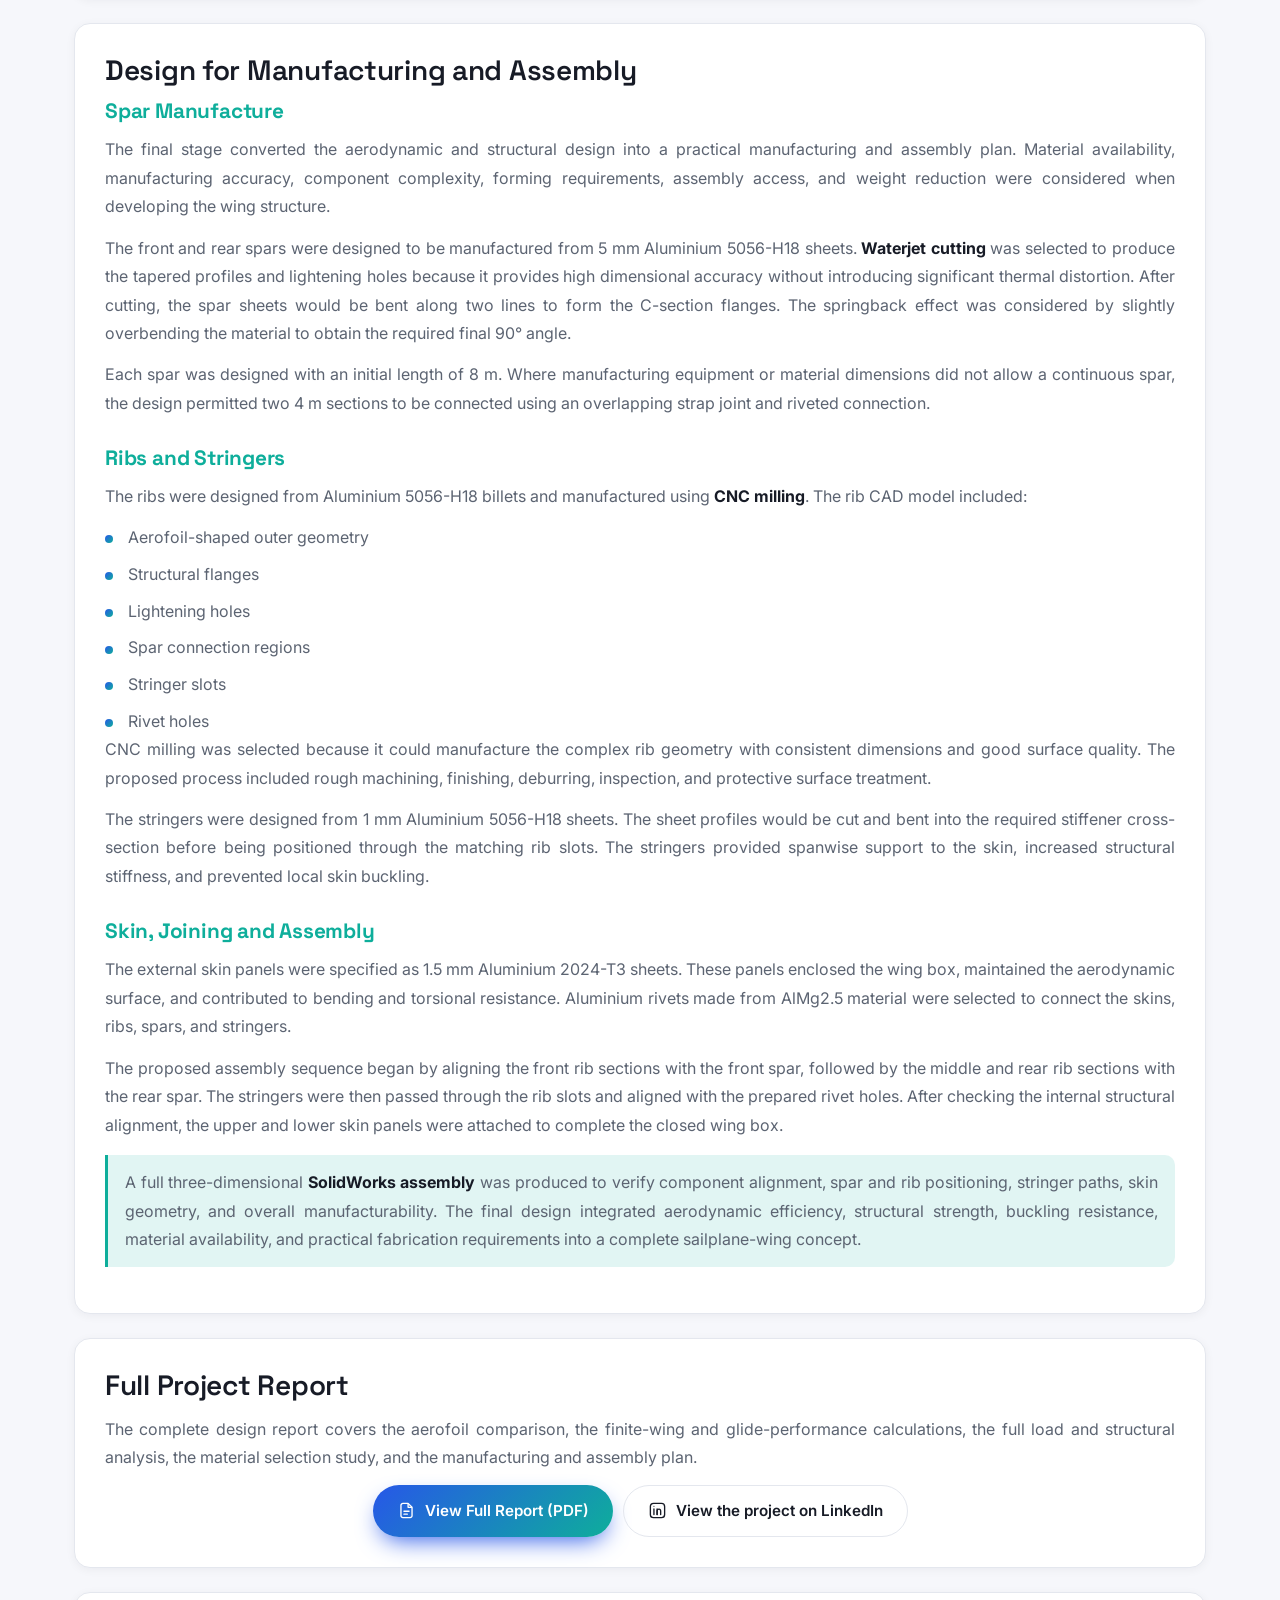
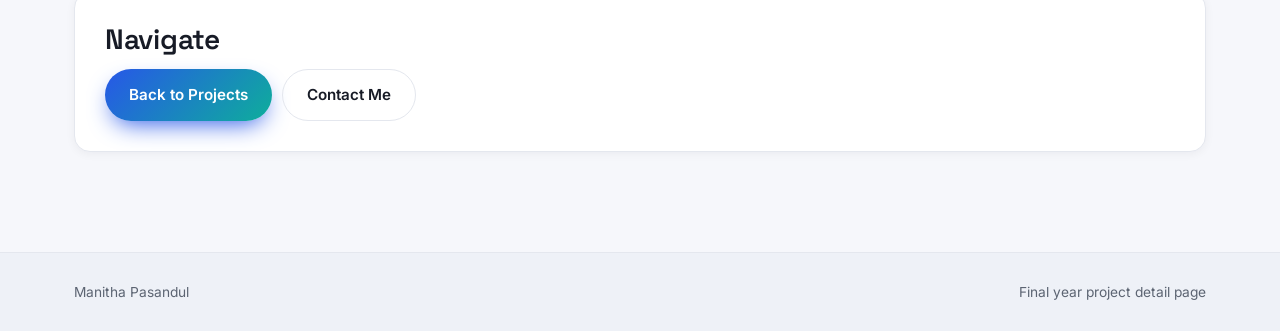
<file: sailplane-wing.html>
<!DOCTYPE html>
<html lang="en">
<head>
  <meta charset="UTF-8" />
  <meta name="viewport" content="width=device-width, initial-scale=1.0" />
  <meta name="description" content="Aerodynamic, structural, and manufacturing design of a high-performance sailplane wing with a semi-monocoque structure, using XFLR5, MATLAB, and SolidWorks." />
  <title>Design of a Sailplane with a Semi-Monocoque Wing | Manitha Pasandul</title>

  <link rel="preconnect" href="https://fonts.googleapis.com" />
  <link rel="preconnect" href="https://fonts.gstatic.com" crossorigin />
  <link href="https://fonts.googleapis.com/css2?family=Inter:wght@400;500;600;700&family=Space+Grotesk:wght@500;600;700&display=swap" rel="stylesheet" />
  <link rel="stylesheet" href="css/style.css?v=58" />

  <script>
    (function () {
      const saved = localStorage.getItem("portfolio-theme");
      const dark = window.matchMedia("(prefers-color-scheme: dark)").matches;
      document.documentElement.setAttribute("data-theme", saved || (dark ? "dark" : "light"));
    })();
  </script>
</head>

<body class="detail-page-body justify-copy">
  <header class="detail-site-header">
    <div class="container detail-navbar">
      <a class="brand" href="index.html#home">Manitha Pasandul<span class="brand-accent">.</span></a>

      <nav class="detail-nav-links" id="detail-nav-links" aria-label="Main navigation">
        <a class="" href="index.html#home">Home</a>
<a class="" href="index.html#about">About</a>
<a class="" href="index.html#experience">Experience</a>
<a class="" href="index.html#skills">Skills</a>
<a class="active" href="index.html#projects">Projects</a>
<a class="" href="index.html#contact">Contact</a>
      </nav>
      <div class="detail-nav-actions">
        <button class="detail-icon-button" id="detail-theme-toggle" type="button" aria-label="Toggle theme">☾</button>
        <button class="detail-icon-button" id="detail-menu-toggle" type="button" aria-label="Toggle navigation" aria-expanded="false">☰</button>
      </div>

    </div>
  </header>

  <main class="container full-experience-main">
    <div class="experience-breadcrumb">
      <a href="index.html#projects">Projects</a>
      <span>/</span>
      <span>Sailplane Semi-Monocoque Wing</span>
    </div>

    <section class="full-experience-hero has-media">
      <span class="full-experience-kicker">Aircraft Design Project</span>
      <h1 class="full-experience-title">Design of a Sailplane with a Semi-Monocoque Wing</h1>
      <p class="full-experience-subtitle">Department of Mechanical Engineering &middot; University of Moratuwa</p>
      <div class="full-experience-hero-body">
        <p class="full-experience-lead">
          This individual aircraft design project involved the aerodynamic, structural, and manufacturing design of a high-performance sailplane wing for a 300 kg aircraft. The work combined aerofoil analysis, finite-wing performance calculations, longitudinal stability assessment, analytical structural design, material selection, buckling evaluation, CAD modelling, and manufacturing planning. MATLAB, XFLR5, and SolidWorks were used to develop the design from the initial aerodynamic requirements to a complete wing assembly consisting of spars, ribs, stringers, and skin panels.
        </p>
        <div class="exp-media experience-media-slideshow full-experience-hero-media" data-slideshow>
          <div class="exp-slides">
            <figure class="exp-slide is-active" data-slide="0"><img src="assets/images/projects/sailplane/wing2.webp" alt="Sailplane wing assembly model" loading="lazy" /></figure>
            <figure class="exp-slide" data-slide="1"><img src="assets/images/projects/sailplane/wing6.webp" alt="Sailplane wing design" loading="lazy" /></figure>
            <figure class="exp-slide" data-slide="2"><img src="assets/images/projects/sailplane/wing1.webp" alt="Sailplane wing structure" loading="lazy" /></figure>
            <figure class="exp-slide" data-slide="3"><img src="assets/images/projects/sailplane/wing3.webp" alt="Sailplane wing internal structure" loading="lazy" /></figure>
          </div>
          <button class="exp-slide-nav previous" type="button" data-slide-prev aria-label="Previous image">&#8592;</button>
          <button class="exp-slide-nav next" type="button" data-slide-next aria-label="Next image">&#8594;</button>
          <div class="exp-slide-dots" role="tablist">
            <button class="exp-dot is-active" type="button" data-slide-to="0" role="tab" aria-label="Image 1 of 4"></button>
            <button class="exp-dot" type="button" data-slide-to="1" role="tab" aria-label="Image 2 of 4"></button>
            <button class="exp-dot" type="button" data-slide-to="2" role="tab" aria-label="Image 3 of 4"></button>
            <button class="exp-dot" type="button" data-slide-to="3" role="tab" aria-label="Image 4 of 4"></button>
          </div>
        </div>
      </div>
      <div class="experience-tag-row"><span class="tag">Aircraft Design</span><span class="tag">XFLR5</span><span class="tag">MATLAB</span><span class="tag">SolidWorks</span><span class="tag">Aerodynamics</span><span class="tag">Finite Wing Theory</span><span class="tag">Longitudinal Stability</span><span class="tag">Semi-Monocoque Structure</span><span class="tag">Load Analysis</span><span class="tag">Buckling Analysis</span><span class="tag">Material Selection</span><span class="tag">Design for Manufacture</span><span class="tag">Aluminium Alloys</span></div>
    </section>
    <div class="full-experience-layout is-single-column">
      <div class="full-experience-content">

<section class="experience-section-card media-top">
  <h2>Aerodynamic Design and Performance Analysis</h2>
  <div class="exp-media experience-media-slideshow is-uncropped" data-slideshow>
    <div class="exp-slides">
      <figure class="exp-slide is-active" data-slide="0"><img src="assets/images/projects/sailplane/wing6.webp" alt="Sailplane wing aerodynamic design" loading="lazy" /></figure>
      <figure class="exp-slide" data-slide="1"><img src="assets/images/projects/sailplane/cl-vs-alpha.webp" alt="Lift-coefficient versus angle-of-attack curves" loading="lazy" /></figure>
    </div>
    <button class="exp-slide-nav previous" type="button" data-slide-prev aria-label="Previous image">&#8592;</button>
    <button class="exp-slide-nav next" type="button" data-slide-next aria-label="Next image">&#8594;</button>
    <div class="exp-slide-dots" role="tablist">
      <button class="exp-dot is-active" type="button" data-slide-to="0" role="tab" aria-label="Image 1 of 2"></button>
      <button class="exp-dot" type="button" data-slide-to="1" role="tab" aria-label="Image 2 of 2"></button>
    </div>
  </div>
  <h3>Aerofoil Selection</h3>
  <p>
    The aerodynamic design began with a study of existing high-performance sailplanes to identify suitable ranges for wingspan, wing area, aspect ratio, glide ratio, operating speed, and aerofoil selection. Seven glider aerofoils were then analysed in XFLR5 at the design Reynolds number. Their lift, drag, pitching moment, and lift-to-drag characteristics were compared under the same operating conditions.
  </p>
  <div class="experience-finding">
    <p>The <strong>WORTMANN FX 76-MP-120</strong> aerofoil was selected for the main wing because it produced the best aerodynamic efficiency among the evaluated profiles, with a maximum two-dimensional lift-to-drag ratio of approximately <strong>192.6 at an angle of attack of 3.75&deg;</strong>.</p>
  </div>
  <h3>Finite-Wing Geometry</h3>
  <p>
    The effects of finite wings, including downwash, wingtip vortices, and induced drag, were then incorporated into the design. MATLAB programs were developed to compare different aspect ratios and taper ratios by evaluating the finite-wing lift slope and Oswald efficiency factor. An <strong>aspect ratio of 26</strong> and a <strong>taper ratio of 0.6</strong> were selected, producing an estimated Oswald efficiency factor of <strong>0.777</strong>.
  </p>
  <p>
    The resulting wing geometry included:
  </p>
  <ul class="experience-key-list">
    <li>Wingspan: 16 m</li>
    <li>Wing area: 9.846 m&sup2;</li>
    <li>Root chord: 1.5385 m</li>
    <li>Tip chord: 0.9231 m</li>
    <li>Mean aerodynamic chord: 1.2564 m</li>
  </ul>
  <h3>Wing Performance</h3>
  <p>
    Finite-wing lift and drag curves were developed by combining the aerofoil polar data with induced-drag and fuselage-drag estimations. The maximum finite-wing lift-to-drag ratio was approximately <strong>18.83 at an angle of attack of 5.5&deg;</strong>. Therefore, the main-wing incidence angle was set to 5.5&deg;, where the wing produced a lift coefficient of approximately 1.43.
  </p>
  <p>
    A glider polar curve was generated to examine the relationship between flight speed and sink rate. The tangent method identified a best-glide speed of approximately 17.94 m/s, with a corresponding sink rate of approximately 0.953 m/s.
  </p>
  <div class="experience-finding">
    <p>The best-glide speed of <strong>17.94 m/s</strong> from the polar curve agreed closely with the theoretically calculated flight velocity of <strong>17.98 m/s</strong>.</p>
  </div>
  <h3>Longitudinal Stability</h3>
  <p>
    Longitudinal stability was also evaluated by introducing a horizontal stabiliser using the symmetrical WORTMANN FX 76-120 aerofoil. The tail was designed with an area of 3 m&sup2; and an aerodynamic-centre separation of 4.5 m, with its setting angle chosen to generate the required negative lift. The centre of gravity was estimated using the SolidWorks aircraft model at approximately 0.48 m behind the main-wing leading edge.
  </p>
  <div class="experience-finding">
    <p>The calculated pitching-moment curve had a <strong>negative slope and a positive intercept, indicating longitudinal static stability</strong>. The predicted trim angle of approximately <strong>5.75&deg;</strong> closely matched the selected main-wing incidence angle.</p>
  </div>
</section>

<section class="experience-section-card media-top">
  <h2>Structural Design, Load Analysis, and Material Selection</h2>
  <div class="exp-media experience-media-slideshow is-uncropped" data-slideshow>
    <div class="exp-slides">
      <figure class="exp-slide is-active" data-slide="0"><img src="assets/images/projects/sailplane/wing1.webp" alt="Wing structural design" loading="lazy" /></figure>
      <figure class="exp-slide" data-slide="1"><img src="assets/images/projects/sailplane/wing2.webp" alt="Wing structural design" loading="lazy" /></figure>
      <figure class="exp-slide" data-slide="2"><img src="assets/images/projects/sailplane/wing3.webp" alt="Wing structural design" loading="lazy" /></figure>
      <figure class="exp-slide" data-slide="3"><img src="assets/images/projects/sailplane/wing4.webp" alt="Wing structural design" loading="lazy" /></figure>
      <figure class="exp-slide" data-slide="4"><img src="assets/images/projects/sailplane/wing5.webp" alt="Wing structural design" loading="lazy" /></figure>
      <figure class="exp-slide" data-slide="5"><img src="assets/images/projects/sailplane/shear-stress.webp" alt="Shear stress distribution" loading="lazy" /></figure>
      <figure class="exp-slide" data-slide="6"><img src="assets/images/projects/sailplane/rib.webp" alt="Rib design" loading="lazy" /></figure>
    </div>
    <button class="exp-slide-nav previous" type="button" data-slide-prev aria-label="Previous image">&#8592;</button>
    <button class="exp-slide-nav next" type="button" data-slide-next aria-label="Next image">&#8594;</button>
    <div class="exp-slide-dots" role="tablist">
      <button class="exp-dot is-active" type="button" data-slide-to="0" role="tab" aria-label="Image 1 of 7"></button>
      <button class="exp-dot" type="button" data-slide-to="1" role="tab" aria-label="Image 2 of 7"></button>
      <button class="exp-dot" type="button" data-slide-to="2" role="tab" aria-label="Image 3 of 7"></button>
      <button class="exp-dot" type="button" data-slide-to="3" role="tab" aria-label="Image 4 of 7"></button>
      <button class="exp-dot" type="button" data-slide-to="4" role="tab" aria-label="Image 5 of 7"></button>
      <button class="exp-dot" type="button" data-slide-to="5" role="tab" aria-label="Image 6 of 7"></button>
      <button class="exp-dot" type="button" data-slide-to="6" role="tab" aria-label="Image 7 of 7"></button>
    </div>
  </div>
  <h3>Design Loads</h3>
  <p>
    The wing structure was analysed as a cantilever, with one half of the wing considered for the structural calculations. A <strong>factor of safety of 1.5</strong> was applied, while the critical aerodynamic loading was based on a design load of <strong>3.8 times the aircraft lift</strong>.
  </p>
  <p>
    An elliptical distribution was assumed for the lift, while the wing weight was distributed linearly according to the changing chord. These distributions were combined to obtain the net vertical load acting along the span. The aerodynamic drag distribution was also estimated, producing a total drag force of approximately <strong>160.27 N</strong> at the selected flight condition.
  </p>
  <p>
    MATLAB was used to calculate the following quantities along the span:
  </p>
  <ul class="experience-key-list">
    <li>Lift and weight distributions</li>
    <li>Net vertical loading</li>
    <li>Drag distribution</li>
    <li>Shear-force distributions</li>
    <li>Bending-moment distributions</li>
    <li>Torsional-moment distribution</li>
  </ul>
  <p>
    The aerodynamic pitching moment produced the total torsional moment carried by the wing box. The bending and shear diagrams showed that <strong>the highest structural loads occurred near the wing root and reduced toward the tip</strong>.
  </p>
  <h3>Spar Design and Material Selection</h3>
  <p>
    A <strong>dual-spar internal structure</strong> was selected, using two tapered C-section spars connected through the upper and lower wing skins to form a thin-walled, single-cell wing box. The spar caps were designed to resist the majority of the spanwise bending loads, while the spar webs and skin panels carried shear and contributed to torsional stiffness.
  </p>
  <p>
    The lumped-area method was used to evaluate the second moment of area and bending stresses in the spar caps, giving compression in the upper caps and tension in the lower caps at the root.
  </p>
  <p>
    Several aluminium alloys were compared by considering yield strength, shear strength, Young&rsquo;s modulus, density, estimated structural mass, and wing deflection. <strong>Aluminium 5056-H18</strong> was selected for the spars because it provided a suitable balance of low density, high strength, fatigue resistance, formability, and corrosion resistance.
  </p>
  <div class="experience-finding">
    <p>The estimated mass of the two spars before introducing lightening holes was approximately <strong>41.71 kg</strong>. The predicted maximum wing-tip deflection was <strong>0.5848 m</strong>, remaining below the design limit of 0.8 m &mdash; 5% of the wingspan.</p>
  </div>
  <h3>Skin, Buckling and Stiffening</h3>
  <p>
    The wing skin was analysed as part of the closed-section structure carrying shear and torsional loads. <strong>Aluminium 2024-T3</strong> was selected for the 1.5 mm skin panels because of its high strength and stiffness. The calculated maximum shear stress was approximately <strong>5.25 MPa</strong>, remaining well below the material shear-strength limit.
  </p>
  <p>
    Compression buckling of the upper skin was also investigated. Plate-buckling equations were used to determine the allowable spacing between supporting members. Based on the calculated compressive stresses, the number and distribution of stringers were varied along the span to provide greater reinforcement near the highly loaded wing root and fewer stringers toward the wing tip. The ribs maintained the aerofoil profile, supported the skin, transferred local loads, and divided the skin into smaller panels to improve buckling resistance.
  </p>
</section>

<section class="experience-section-card">
  <h2>Design for Manufacturing and Assembly</h2>
  <h3>Spar Manufacture</h3>
  <p>
    The final stage converted the aerodynamic and structural design into a practical manufacturing and assembly plan. Material availability, manufacturing accuracy, component complexity, forming requirements, assembly access, and weight reduction were considered when developing the wing structure.
  </p>
  <p>
    The front and rear spars were designed to be manufactured from 5 mm Aluminium 5056-H18 sheets. <strong>Waterjet cutting</strong> was selected to produce the tapered profiles and lightening holes because it provides high dimensional accuracy without introducing significant thermal distortion. After cutting, the spar sheets would be bent along two lines to form the C-section flanges. The springback effect was considered by slightly overbending the material to obtain the required final 90&deg; angle.
  </p>
  <p>
    Each spar was designed with an initial length of 8 m. Where manufacturing equipment or material dimensions did not allow a continuous spar, the design permitted two 4 m sections to be connected using an overlapping strap joint and riveted connection.
  </p>
  <h3>Ribs and Stringers</h3>
  <p>
    The ribs were designed from Aluminium 5056-H18 billets and manufactured using <strong>CNC milling</strong>. The rib CAD model included:
  </p>
  <ul class="experience-key-list">
    <li>Aerofoil-shaped outer geometry</li>
    <li>Structural flanges</li>
    <li>Lightening holes</li>
    <li>Spar connection regions</li>
    <li>Stringer slots</li>
    <li>Rivet holes</li>
  </ul>
  <p>
    CNC milling was selected because it could manufacture the complex rib geometry with consistent dimensions and good surface quality. The proposed process included rough machining, finishing, deburring, inspection, and protective surface treatment.
  </p>
  <p>
    The stringers were designed from 1 mm Aluminium 5056-H18 sheets. The sheet profiles would be cut and bent into the required stiffener cross-section before being positioned through the matching rib slots. The stringers provided spanwise support to the skin, increased structural stiffness, and prevented local skin buckling.
  </p>
  <h3>Skin, Joining and Assembly</h3>
  <p>
    The external skin panels were specified as 1.5 mm Aluminium 2024-T3 sheets. These panels enclosed the wing box, maintained the aerodynamic surface, and contributed to bending and torsional resistance. Aluminium rivets made from AlMg2.5 material were selected to connect the skins, ribs, spars, and stringers.
  </p>
  <p>
    The proposed assembly sequence began by aligning the front rib sections with the front spar, followed by the middle and rear rib sections with the rear spar. The stringers were then passed through the rib slots and aligned with the prepared rivet holes. After checking the internal structural alignment, the upper and lower skin panels were attached to complete the closed wing box.
  </p>
  <div class="experience-finding">
    <p>A full three-dimensional <strong>SolidWorks assembly</strong> was produced to verify component alignment, spar and rib positioning, stringer paths, skin geometry, and overall manufacturability. The final design integrated aerodynamic efficiency, structural strength, buckling resistance, material availability, and practical fabrication requirements into a complete sailplane-wing concept.</p>
  </div>
</section>

<section class="experience-section-card experience-poster-card">
  <h2>Full Project Report</h2>
  <p>
    The complete design report covers the aerofoil comparison, the finite-wing and glide-performance calculations,
    the full load and structural analysis, the material selection study, and the manufacturing and assembly plan.
  </p>
  <div class="experience-page-cta">
    <a class="btn btn-primary" href="assets/docs/sailplane-wing-design-report.pdf" target="_blank" rel="noopener">
      <svg class="icon" viewBox="0 0 24 24" aria-hidden="true"><path d="M14 3H7.5A2.5 2.5 0 0 0 5 5.5v13A2.5 2.5 0 0 0 7.5 21h9a2.5 2.5 0 0 0 2.5-2.5V8z" stroke-linejoin="round"/><polyline points="14,3 14,8 19,8" stroke-linejoin="round"/><line x1="8.8" y1="13" x2="15.2" y2="13" stroke-linecap="round"/><line x1="8.8" y1="16.6" x2="13" y2="16.6" stroke-linecap="round"/></svg>
      View Full Report (PDF)
    </a>
    <a class="btn btn-outline" href="https://www.linkedin.com/in/manitha-pasandul/" target="_blank" rel="noopener noreferrer">
      <svg class="icon" viewBox="0 0 24 24" aria-hidden="true"><rect x="3" y="3" width="18" height="18" rx="4"/><line x1="7.5" y1="10" x2="7.5" y2="17" stroke-linecap="round"/><circle cx="7.5" cy="6.7" r="0.7" fill="currentColor" stroke="none"/><path d="M11.5 17v-4.2c0-1.6 1-2.6 2.4-2.6s2.1 1 2.1 2.6V17" stroke-linecap="round" stroke-linejoin="round"/><line x1="11.5" y1="10" x2="11.5" y2="17" stroke-linecap="round"/></svg>
      View the project on LinkedIn
    </a>
  </div>
</section>

<section class="experience-section-card experience-navigate-card">
  <h2>Navigate</h2>
  <div class="experience-page-cta">
    <a class="btn btn-primary" href="index.html#projects">Back to Projects</a>
    <a class="btn btn-outline" href="index.html#contact">Contact Me</a>
  </div>
</section>

      </div>
    </div>
  </main>

  <footer class="full-experience-footer">
    <div class="container full-experience-footer-inner">
      <p>Manitha Pasandul</p>
      <p>Final year project detail page</p>
    </div>
  </footer>

  <script src="js/detail-page.js?v=58"></script>
</body>
</html>
</file>
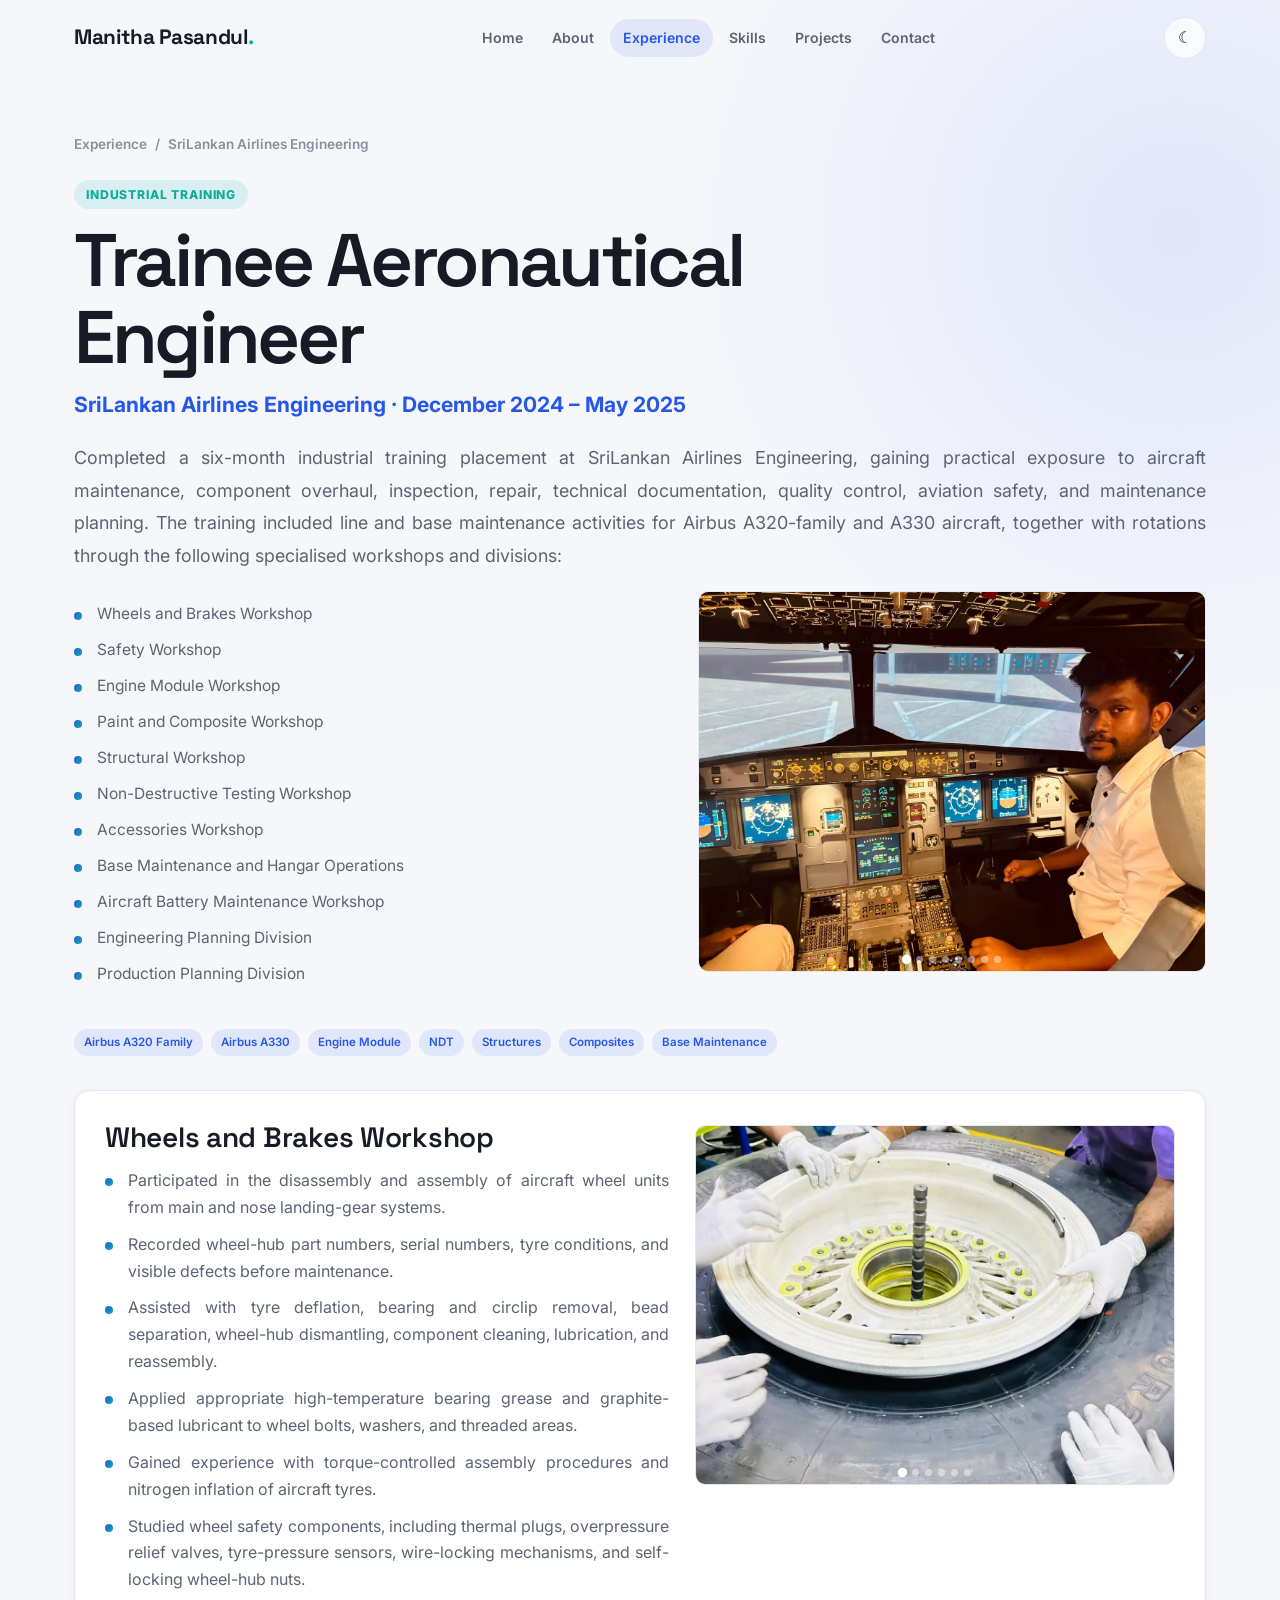
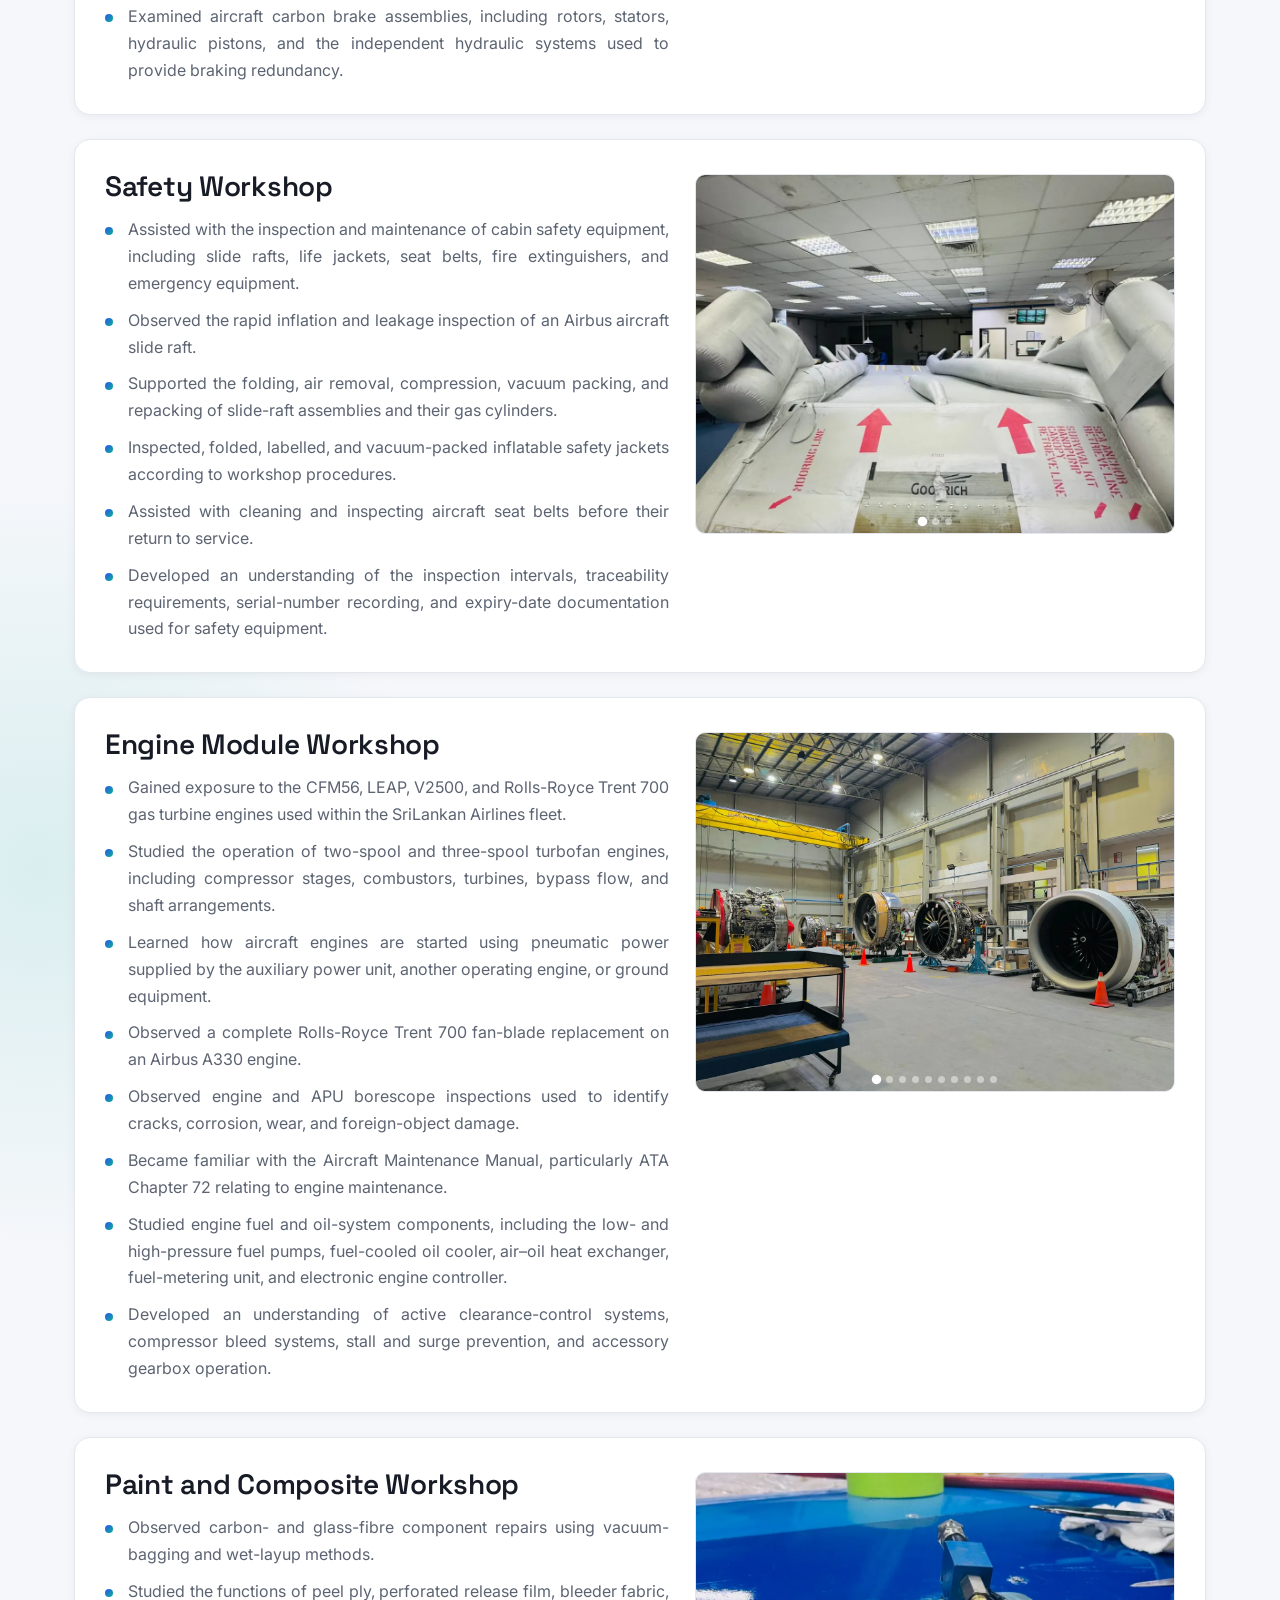
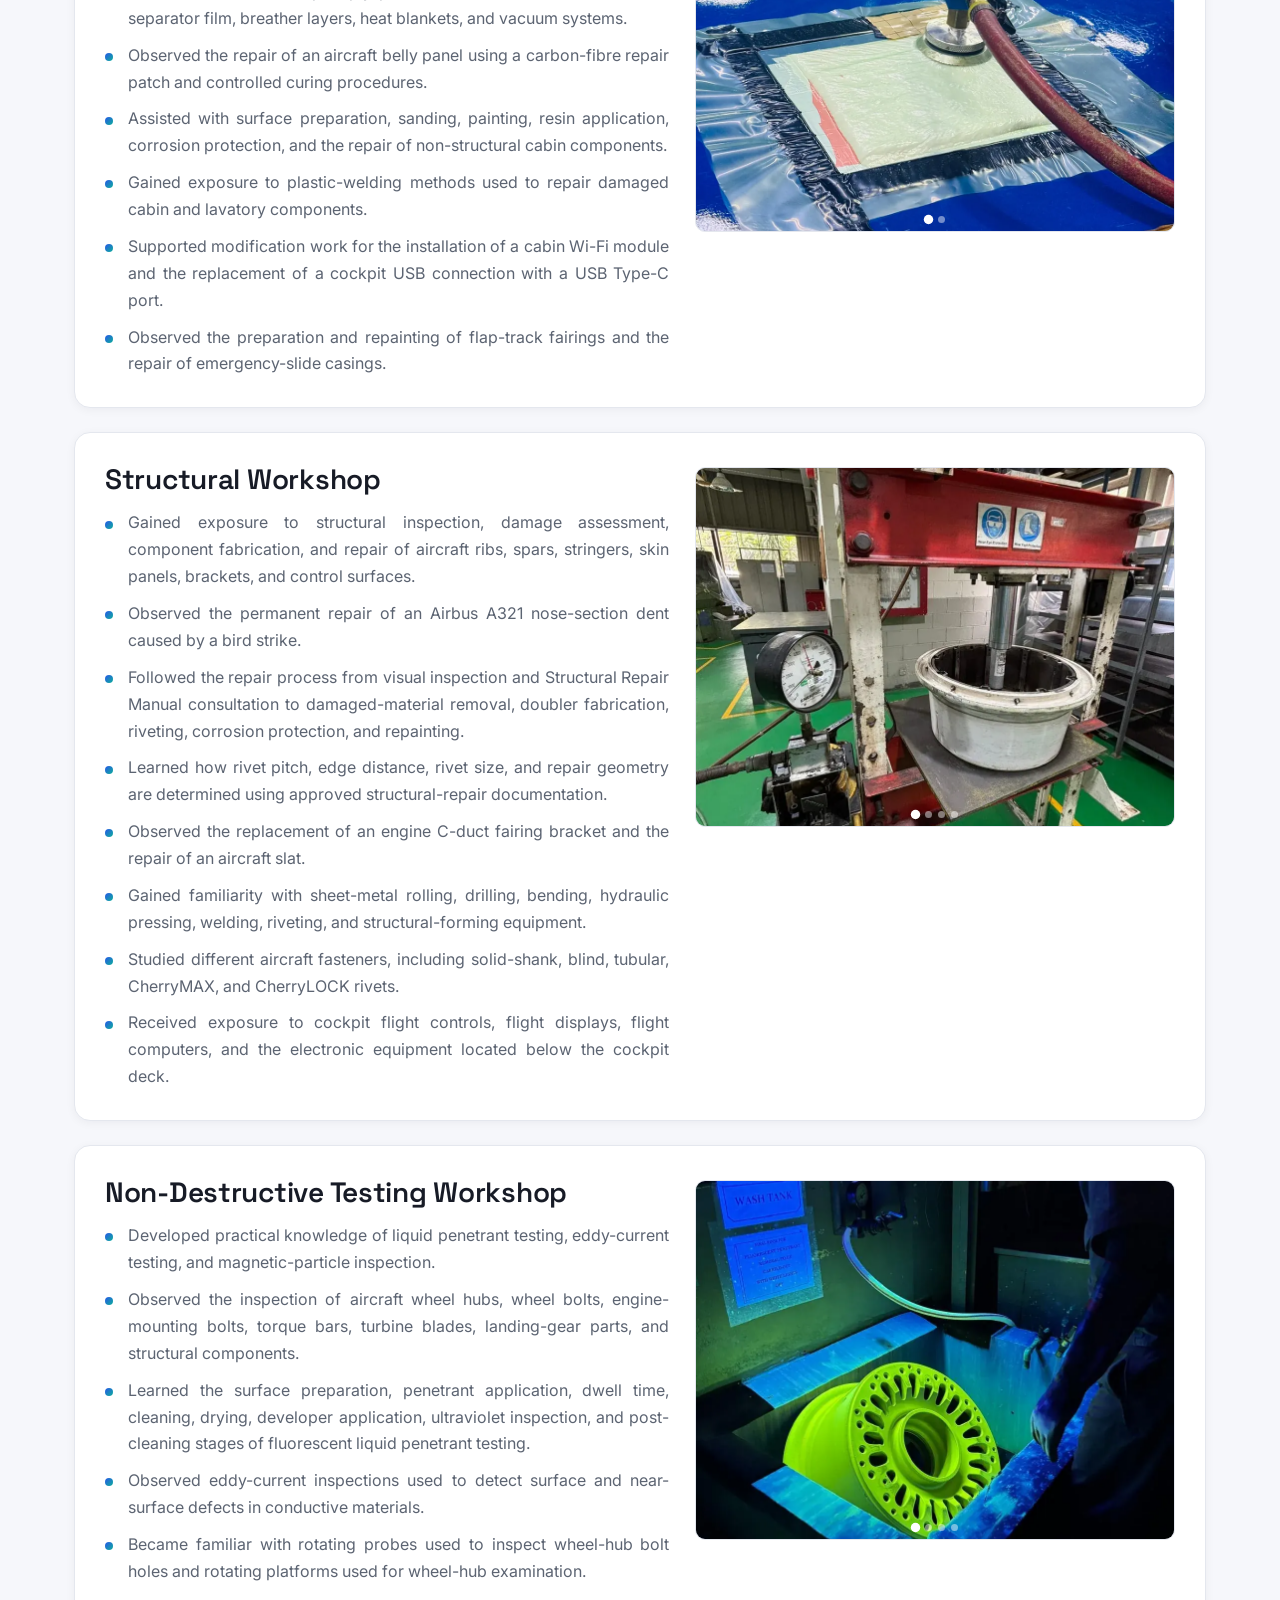
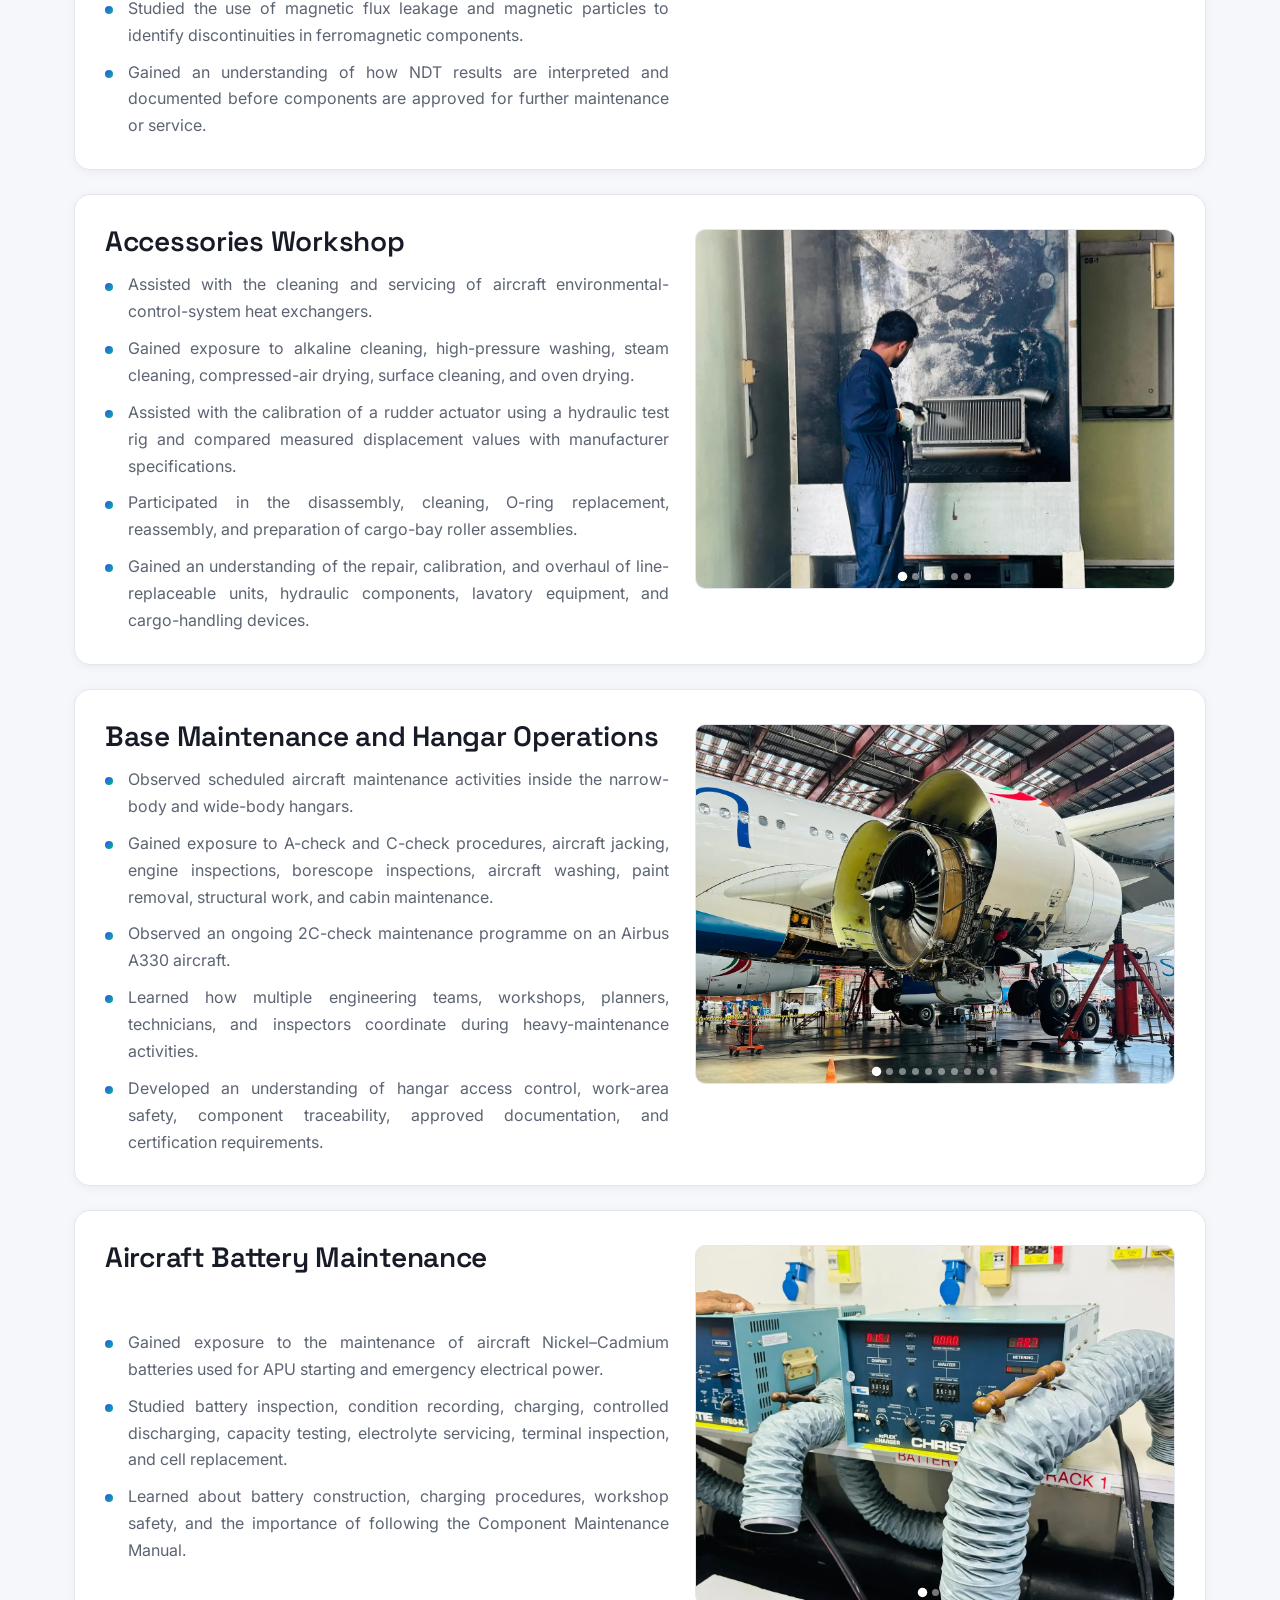
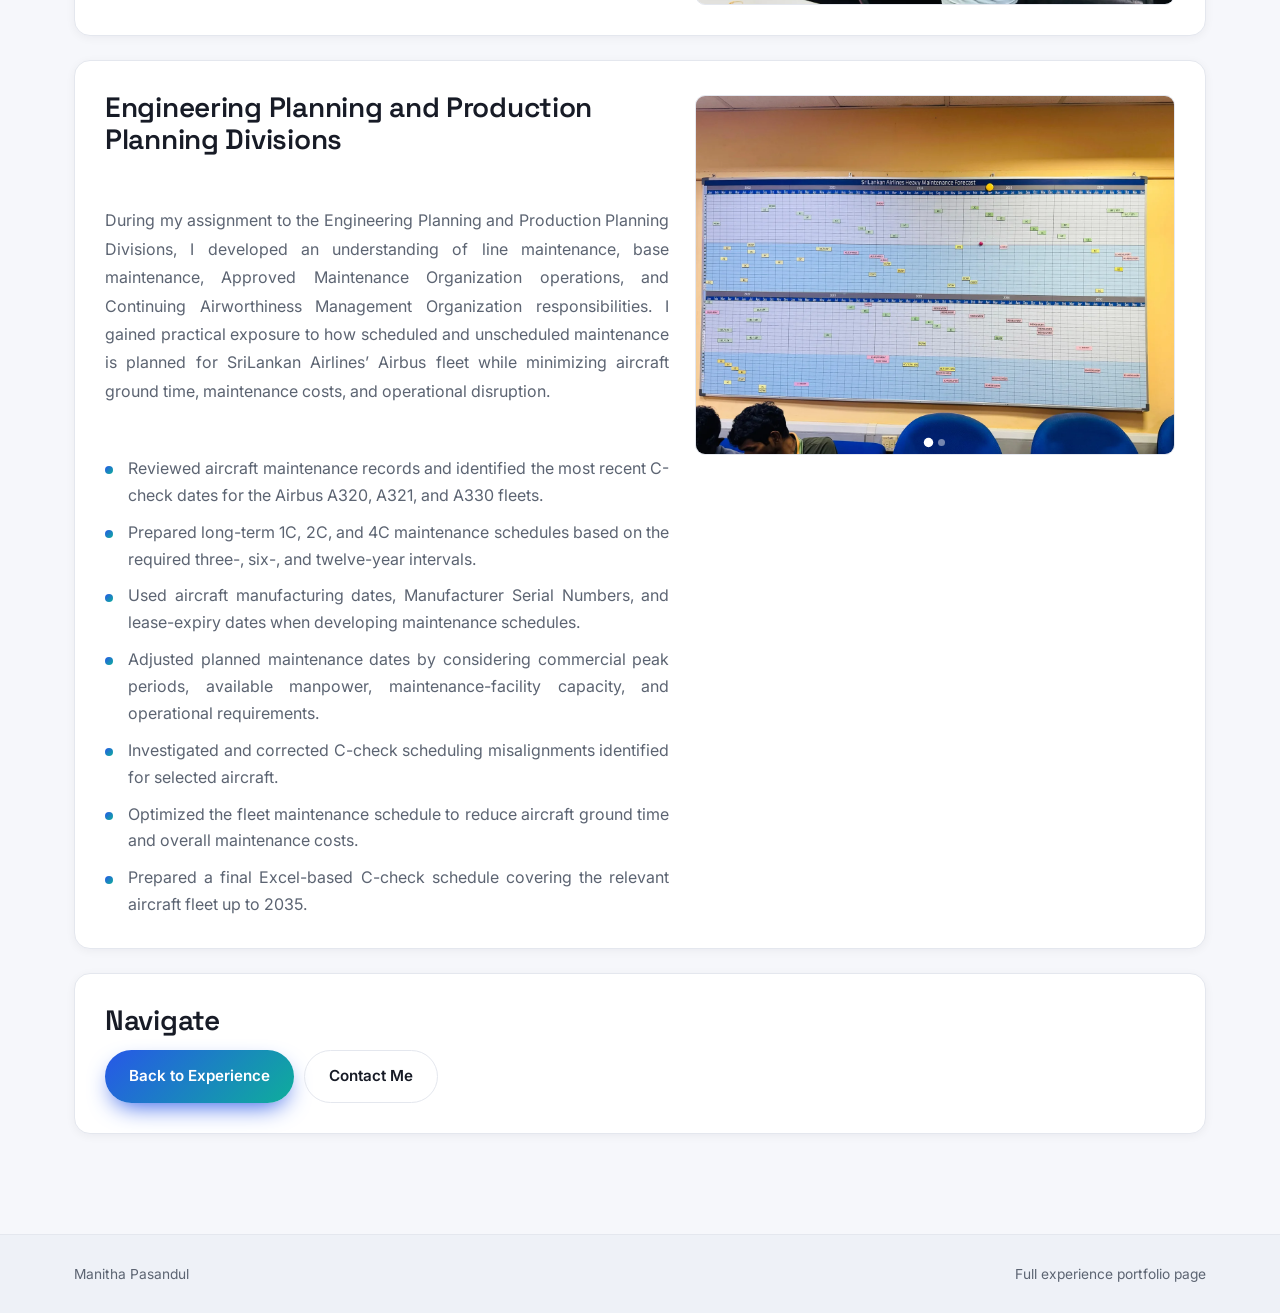
<file: srilankan-airlines.html>
<!DOCTYPE html>
<html lang="en">
<head>
  <meta charset="UTF-8" />
  <meta name="viewport" content="width=device-width, initial-scale=1.0" />
  <meta name="description" content="Detailed industrial training experience at SriLankan Airlines Engineering across aircraft maintenance workshops and Airbus A320-family and A330 facilities." />
  <title>Trainee Aeronautical Engineer | Manitha Pasandul</title>

  <link rel="preconnect" href="https://fonts.googleapis.com" />
  <link rel="preconnect" href="https://fonts.gstatic.com" crossorigin />
  <link href="https://fonts.googleapis.com/css2?family=Inter:wght@400;500;600;700&family=Space+Grotesk:wght@500;600;700&display=swap" rel="stylesheet" />
  <link rel="stylesheet" href="css/style.css?v=58" />

  <script>
    (function () {
      const saved = localStorage.getItem("portfolio-theme");
      const dark = window.matchMedia("(prefers-color-scheme: dark)").matches;
      document.documentElement.setAttribute("data-theme", saved || (dark ? "dark" : "light"));
    })();
  </script>
</head>

<body class="detail-page-body justify-copy">
  <header class="detail-site-header">
    <div class="container detail-navbar">
      <a class="brand" href="index.html#home">Manitha Pasandul<span class="brand-accent">.</span></a>
      
      <nav class="detail-nav-links" id="detail-nav-links" aria-label="Main navigation">
        <a class="" href="index.html#home">Home</a>
<a class="" href="index.html#about">About</a>
<a class="active" href="index.html#experience">Experience</a>
<a class="" href="index.html#skills">Skills</a>
<a class="" href="index.html#projects">Projects</a>
<a class="" href="index.html#contact">Contact</a>
      </nav>
      <div class="detail-nav-actions">
        <button class="detail-icon-button" id="detail-theme-toggle" type="button" aria-label="Toggle theme">☾</button>
        <button class="detail-icon-button" id="detail-menu-toggle" type="button" aria-label="Toggle navigation" aria-expanded="false">☰</button>
      </div>
    
    </div>
  </header>

  <main class="container full-experience-main">
    <div class="experience-breadcrumb">
      <a href="index.html#experience">Experience</a>
      <span>/</span>
      <span>SriLankan Airlines Engineering</span>
    </div>

    
        <section class="full-experience-hero has-media">
      <span class="full-experience-kicker">Industrial Training</span>
      <h1 class="full-experience-title">Trainee Aeronautical Engineer</h1>
      <p class="full-experience-subtitle">SriLankan Airlines Engineering &middot; December 2024 – May 2025</p>
      <p class="full-experience-lead">
          Completed a six-month industrial training placement at SriLankan Airlines Engineering, gaining practical exposure to aircraft maintenance, component overhaul, inspection, repair, technical documentation, quality control, aviation safety, and maintenance planning. The training included line and base maintenance activities for Airbus A320-family and A330 aircraft, together with rotations through the following specialised workshops and divisions:
          </p>
      <div class="full-experience-hero-body">
        <ul class="experience-key-list full-experience-lead-list">
          <li>Wheels and Brakes Workshop</li>
          <li>Safety Workshop</li>
          <li>Engine Module Workshop</li>
          <li>Paint and Composite Workshop</li>
          <li>Structural Workshop</li>
          <li>Non-Destructive Testing Workshop</li>
          <li>Accessories Workshop</li>
          <li>Base Maintenance and Hangar Operations</li>
          <li>Aircraft Battery Maintenance Workshop</li>
          <li>Engineering Planning Division</li>
          <li>Production Planning Division</li>
        </ul>
        <div class="exp-media experience-media-slideshow full-experience-hero-media" data-slideshow>
          <div class="exp-slides">
            <figure class="exp-slide is-active" data-slide="0"><img src="assets/images/experience/srilankan/cockpit.webp" alt="Airbus cockpit familiarisation" loading="lazy" /></figure>
            <figure class="exp-slide" data-slide="1"><img src="assets/images/experience/srilankan/training-team.webp" alt="Engineering training team" loading="lazy" /></figure>
            <figure class="exp-slide" data-slide="2"><img src="assets/images/experience/srilankan/training-centre.webp" alt="SriLankan Airlines training centre" loading="lazy" /></figure>
            <figure class="exp-slide" data-slide="3"><img src="assets/images/experience/srilankan/engine-module.webp" alt="Beside a turbofan engine in the Engine Module Workshop" loading="lazy" /></figure>
            <figure class="exp-slide" data-slide="4"><img src="assets/images/experience/srilankan/slex.webp" alt="SriLankan Airlines Engineering industrial training" loading="lazy" /></figure>
            <figure class="exp-slide" data-slide="5"><img src="assets/images/experience/srilankan/slex1.webp" alt="SriLankan Airlines Engineering industrial training" loading="lazy" /></figure>
            <figure class="exp-slide" data-slide="6"><img src="assets/images/experience/srilankan/slex2.webp" alt="SriLankan Airlines Engineering industrial training" loading="lazy" /></figure>
            <figure class="exp-slide" data-slide="7"><img src="assets/images/experience/srilankan/slex3.webp" alt="SriLankan Airlines Engineering industrial training" loading="lazy" /></figure>
          </div>
          <button class="exp-slide-nav previous" type="button" data-slide-prev aria-label="Previous image">&#8592;</button>
          <button class="exp-slide-nav next" type="button" data-slide-next aria-label="Next image">&#8594;</button>
          <div class="exp-slide-dots" role="tablist">
            <button class="exp-dot is-active" type="button" data-slide-to="0" role="tab" aria-label="Image 1 of 8"></button>
            <button class="exp-dot" type="button" data-slide-to="1" role="tab" aria-label="Image 2 of 8"></button>
            <button class="exp-dot" type="button" data-slide-to="2" role="tab" aria-label="Image 3 of 8"></button>
            <button class="exp-dot" type="button" data-slide-to="3" role="tab" aria-label="Image 4 of 8"></button>
            <button class="exp-dot" type="button" data-slide-to="4" role="tab" aria-label="Image 5 of 8"></button>
            <button class="exp-dot" type="button" data-slide-to="5" role="tab" aria-label="Image 6 of 8"></button>
            <button class="exp-dot" type="button" data-slide-to="6" role="tab" aria-label="Image 7 of 8"></button>
            <button class="exp-dot" type="button" data-slide-to="7" role="tab" aria-label="Image 8 of 8"></button>
          </div>
        </div>
      </div>
      <div class="experience-tag-row"><span class="tag">Airbus A320 Family</span><span class="tag">Airbus A330</span><span class="tag">Engine Module</span><span class="tag">NDT</span><span class="tag">Structures</span><span class="tag">Composites</span><span class="tag">Base Maintenance</span></div>
    </section>
    <div class="full-experience-layout is-single-column">
      <div class="full-experience-content">
        

<section class="experience-section-card has-slideshow">
  <h2>Wheels and Brakes Workshop</h2>
  <ul class="experience-key-list">
    <li>Participated in the disassembly and assembly of aircraft wheel units from main and nose landing-gear systems.</li>
    <li>Recorded wheel-hub part numbers, serial numbers, tyre conditions, and visible defects before maintenance.</li>
    <li>Assisted with tyre deflation, bearing and circlip removal, bead separation, wheel-hub dismantling, component cleaning, lubrication, and reassembly.</li>
    <li>Applied appropriate high-temperature bearing grease and graphite-based lubricant to wheel bolts, washers, and threaded areas.</li>
    <li>Gained experience with torque-controlled assembly procedures and nitrogen inflation of aircraft tyres.</li>
    <li>Studied wheel safety components, including thermal plugs, overpressure relief valves, tyre-pressure sensors, wire-locking mechanisms, and self-locking wheel-hub nuts.</li>
    <li>Examined aircraft carbon brake assemblies, including rotors, stators, hydraulic pistons, and the independent hydraulic systems used to provide braking redundancy.</li>
  </ul>
  <div class="exp-media experience-media-slideshow" data-slideshow>
    <div class="exp-slides">
      <figure class="exp-slide is-active" data-slide="0"><img src="assets/images/experience/srilankan/wheel-assembly.webp" alt="Aircraft wheel unit being assembled on a workshop stand" loading="lazy" /></figure>
      <figure class="exp-slide" data-slide="1"><img src="assets/images/experience/srilankan/tyre-fitting.webp" alt="Wheel hub being fitted into an aircraft tyre" loading="lazy" /></figure>
      <figure class="exp-slide" data-slide="2"><img src="assets/images/experience/srilankan/wheel-hub.webp" alt="Dismantled aircraft wheel hub showing the brake drive keys" loading="lazy" /></figure>
      <figure class="exp-slide" data-slide="3"><img src="assets/images/experience/srilankan/wheel-stand.webp" alt="Aircraft wheel unit mounted on the workshop stand" loading="lazy" /></figure>
      <figure class="exp-slide" data-slide="4"><img src="assets/images/experience/srilankan/bearing-grease.webp" alt="High-temperature bearing grease applied to a wheel bearing" loading="lazy" /></figure>
      <figure class="exp-slide" data-slide="5"><img src="assets/images/experience/srilankan/tyre-store.webp" alt="Aircraft tyres awaiting fitment" loading="lazy" /></figure>
    </div>
    <button class="exp-slide-nav previous" type="button" data-slide-prev aria-label="Previous image">&#8592;</button>
    <button class="exp-slide-nav next" type="button" data-slide-next aria-label="Next image">&#8594;</button>
    <div class="exp-slide-dots" role="tablist">
      <button class="exp-dot is-active" type="button" data-slide-to="0" role="tab" aria-label="Image 1 of 6"></button>
      <button class="exp-dot" type="button" data-slide-to="1" role="tab" aria-label="Image 2 of 6"></button>
      <button class="exp-dot" type="button" data-slide-to="2" role="tab" aria-label="Image 3 of 6"></button>
      <button class="exp-dot" type="button" data-slide-to="3" role="tab" aria-label="Image 4 of 6"></button>
      <button class="exp-dot" type="button" data-slide-to="4" role="tab" aria-label="Image 5 of 6"></button>
      <button class="exp-dot" type="button" data-slide-to="5" role="tab" aria-label="Image 6 of 6"></button>
    </div>
  </div>
</section>

<section class="experience-section-card has-slideshow">
  <h2>Safety Workshop</h2>
  <ul class="experience-key-list">
    <li>Assisted with the inspection and maintenance of cabin safety equipment, including slide rafts, life jackets, seat belts, fire extinguishers, and emergency equipment.</li>
    <li>Observed the rapid inflation and leakage inspection of an Airbus aircraft slide raft.</li>
    <li>Supported the folding, air removal, compression, vacuum packing, and repacking of slide-raft assemblies and their gas cylinders.</li>
    <li>Inspected, folded, labelled, and vacuum-packed inflatable safety jackets according to workshop procedures.</li>
    <li>Assisted with cleaning and inspecting aircraft seat belts before their return to service.</li>
    <li>Developed an understanding of the inspection intervals, traceability requirements, serial-number recording, and expiry-date documentation used for safety equipment.</li>
  </ul>
  <div class="exp-media experience-media-slideshow" data-slideshow>
    <div class="exp-slides">
      <figure class="exp-slide is-active" data-slide="0"><img src="assets/images/experience/srilankan/slide-raft.webp" alt="Airbus slide raft inflated for leakage inspection" loading="lazy" /></figure>
      <figure class="exp-slide" data-slide="1"><img src="assets/images/experience/srilankan/life-jackets.webp" alt="Inflatable life jackets folded for inspection and vacuum packing" loading="lazy" /></figure>
      <figure class="exp-slide" data-slide="2"><img src="assets/images/experience/srilankan/safety-label.webp" alt="Serviceable label recording part number, serial number, and expiry date" loading="lazy" /></figure>
    </div>
    <button class="exp-slide-nav previous" type="button" data-slide-prev aria-label="Previous image">&#8592;</button>
    <button class="exp-slide-nav next" type="button" data-slide-next aria-label="Next image">&#8594;</button>
    <div class="exp-slide-dots" role="tablist">
      <button class="exp-dot is-active" type="button" data-slide-to="0" role="tab" aria-label="Image 1 of 3"></button>
      <button class="exp-dot" type="button" data-slide-to="1" role="tab" aria-label="Image 2 of 3"></button>
      <button class="exp-dot" type="button" data-slide-to="2" role="tab" aria-label="Image 3 of 3"></button>
    </div>
  </div>
</section>

<section class="experience-section-card has-slideshow">
  <h2>Engine Module Workshop</h2>
  <ul class="experience-key-list">
    <li>Gained exposure to the CFM56, LEAP, V2500, and Rolls-Royce Trent 700 gas turbine engines used within the SriLankan Airlines fleet.</li>
    <li>Studied the operation of two-spool and three-spool turbofan engines, including compressor stages, combustors, turbines, bypass flow, and shaft arrangements.</li>
    <li>Learned how aircraft engines are started using pneumatic power supplied by the auxiliary power unit, another operating engine, or ground equipment.</li>
    <li>Observed a complete Rolls-Royce Trent 700 fan-blade replacement on an Airbus A330 engine.</li>
    <li>Observed engine and APU borescope inspections used to identify cracks, corrosion, wear, and foreign-object damage.</li>
    <li>Became familiar with the Aircraft Maintenance Manual, particularly ATA Chapter 72 relating to engine maintenance.</li>
    <li>Studied engine fuel and oil-system components, including the low- and high-pressure fuel pumps, fuel-cooled oil cooler, air–oil heat exchanger, fuel-metering unit, and electronic engine controller.</li>
    <li>Developed an understanding of active clearance-control systems, compressor bleed systems, stall and surge prevention, and accessory gearbox operation.</li>
  </ul>
  <div class="exp-media experience-media-slideshow" data-slideshow>
    <div class="exp-slides">
      <figure class="exp-slide is-active" data-slide="0"><img src="assets/images/experience/srilankan/engine-shop.webp" alt="Engines under overhaul in the engine workshop" loading="lazy" /></figure>
      <figure class="exp-slide" data-slide="1"><img src="assets/images/experience/srilankan/engine-module.webp" alt="Beside a turbofan engine" loading="lazy" /></figure>
      <figure class="exp-slide" data-slide="2"><img src="assets/images/experience/srilankan/engine-module-work.webp" alt="Technicians working on a turbofan engine module" loading="lazy" /></figure>
      <figure class="exp-slide" data-slide="3"><img src="assets/images/experience/srilankan/engine-inspection.webp" alt="Borescope probe inserted into an auxiliary power unit" loading="lazy" /></figure>
      <figure class="exp-slide" data-slide="4"><img src="assets/images/experience/srilankan/trent-fan-work.webp" alt="Rolls-Royce Trent 700 fan blades removed during replacement" loading="lazy" /></figure>
      <figure class="exp-slide" data-slide="5"><img src="assets/images/experience/srilankan/borescope.webp" alt="Borescope display during an engine internal inspection" loading="lazy" /></figure>
      <figure class="exp-slide" data-slide="6"><img src="assets/images/experience/srilankan/engine7.webp" alt="Engine Module Workshop" loading="lazy" /></figure>
      <figure class="exp-slide" data-slide="7"><img src="assets/images/experience/srilankan/engine8.webp" alt="Engine Module Workshop" loading="lazy" /></figure>
      <figure class="exp-slide" data-slide="8"><img src="assets/images/experience/srilankan/engine9.webp" alt="Engine Module Workshop" loading="lazy" /></figure>
      <figure class="exp-slide" data-slide="9"><img src="assets/images/experience/srilankan/engine10.webp" alt="Engine Module Workshop" loading="lazy" /></figure>
    </div>
    <button class="exp-slide-nav previous" type="button" data-slide-prev aria-label="Previous image">&#8592;</button>
    <button class="exp-slide-nav next" type="button" data-slide-next aria-label="Next image">&#8594;</button>
    <div class="exp-slide-dots" role="tablist">
      <button class="exp-dot is-active" type="button" data-slide-to="0" role="tab" aria-label="Image 1 of 10"></button>
      <button class="exp-dot" type="button" data-slide-to="1" role="tab" aria-label="Image 2 of 10"></button>
      <button class="exp-dot" type="button" data-slide-to="2" role="tab" aria-label="Image 3 of 10"></button>
      <button class="exp-dot" type="button" data-slide-to="3" role="tab" aria-label="Image 4 of 10"></button>
      <button class="exp-dot" type="button" data-slide-to="4" role="tab" aria-label="Image 5 of 10"></button>
      <button class="exp-dot" type="button" data-slide-to="5" role="tab" aria-label="Image 6 of 10"></button>
      <button class="exp-dot" type="button" data-slide-to="6" role="tab" aria-label="Image 7 of 10"></button>
      <button class="exp-dot" type="button" data-slide-to="7" role="tab" aria-label="Image 8 of 10"></button>
      <button class="exp-dot" type="button" data-slide-to="8" role="tab" aria-label="Image 9 of 10"></button>
      <button class="exp-dot" type="button" data-slide-to="9" role="tab" aria-label="Image 10 of 10"></button>
    </div>
  </div>
</section>

<section class="experience-section-card has-slideshow">
  <h2>Paint and Composite Workshop</h2>
  <ul class="experience-key-list">
    <li>Observed carbon- and glass-fibre component repairs using vacuum-bagging and wet-layup methods.</li>
    <li>Studied the functions of peel ply, perforated release film, bleeder fabric, separator film, breather layers, heat blankets, and vacuum systems.</li>
    <li>Observed the repair of an aircraft belly panel using a carbon-fibre repair patch and controlled curing procedures.</li>
    <li>Assisted with surface preparation, sanding, painting, resin application, corrosion protection, and the repair of non-structural cabin components.</li>
    <li>Gained exposure to plastic-welding methods used to repair damaged cabin and lavatory components.</li>
    <li>Supported modification work for the installation of a cabin Wi-Fi module and the replacement of a cockpit USB connection with a USB Type-C port.</li>
    <li>Observed the preparation and repainting of flap-track fairings and the repair of emergency-slide casings.</li>
  </ul>
  <div class="exp-media experience-media-slideshow" data-slideshow>
    <div class="exp-slides">
      <figure class="exp-slide is-active" data-slide="0"><img src="assets/images/experience/srilankan/composite-repair.webp" alt="Vacuum-bagging setup during a composite repair" loading="lazy" /></figure>
      <figure class="exp-slide" data-slide="1"><img src="assets/images/experience/srilankan/composite-patch.webp" alt="Carbon-fibre repair patch bonded and taped for curing" loading="lazy" /></figure>
    </div>
    <button class="exp-slide-nav previous" type="button" data-slide-prev aria-label="Previous image">&#8592;</button>
    <button class="exp-slide-nav next" type="button" data-slide-next aria-label="Next image">&#8594;</button>
    <div class="exp-slide-dots" role="tablist">
      <button class="exp-dot is-active" type="button" data-slide-to="0" role="tab" aria-label="Image 1 of 2"></button>
      <button class="exp-dot" type="button" data-slide-to="1" role="tab" aria-label="Image 2 of 2"></button>
    </div>
  </div>
</section>

<section class="experience-section-card has-slideshow">
  <h2>Structural Workshop</h2>
  <ul class="experience-key-list">
    <li>Gained exposure to structural inspection, damage assessment, component fabrication, and repair of aircraft ribs, spars, stringers, skin panels, brackets, and control surfaces.</li>
    <li>Observed the permanent repair of an Airbus A321 nose-section dent caused by a bird strike.</li>
    <li>Followed the repair process from visual inspection and Structural Repair Manual consultation to damaged-material removal, doubler fabrication, riveting, corrosion protection, and repainting.</li>
    <li>Learned how rivet pitch, edge distance, rivet size, and repair geometry are determined using approved structural-repair documentation.</li>
    <li>Observed the replacement of an engine C-duct fairing bracket and the repair of an aircraft slat.</li>
    <li>Gained familiarity with sheet-metal rolling, drilling, bending, hydraulic pressing, welding, riveting, and structural-forming equipment.</li>
    <li>Studied different aircraft fasteners, including solid-shank, blind, tubular, CherryMAX, and CherryLOCK rivets.</li>
    <li>Received exposure to cockpit flight controls, flight displays, flight computers, and the electronic equipment located below the cockpit deck.</li>
  </ul>
  <div class="exp-media experience-media-slideshow" data-slideshow>
    <div class="exp-slides">
      <figure class="exp-slide is-active" data-slide="0"><img src="assets/images/experience/srilankan/hydraulic-press.webp" alt="Hydraulic press used for structural component forming" loading="lazy" /></figure>
      <figure class="exp-slide" data-slide="1"><img src="assets/images/experience/srilankan/structural-repair.webp" alt="Riveted doubler repair masked for corrosion protection" loading="lazy" /></figure>
      <figure class="exp-slide" data-slide="2"><img src="assets/images/experience/srilankan/structural-doubler.webp" alt="Fuselage skin repair pinned out with clecos" loading="lazy" /></figure>
      <figure class="exp-slide" data-slide="3"><img src="assets/images/experience/srilankan/sheet-metal-equipment.webp" alt="Sheet-metal forming equipment in the structural workshop" loading="lazy" /></figure>
    </div>
    <button class="exp-slide-nav previous" type="button" data-slide-prev aria-label="Previous image">&#8592;</button>
    <button class="exp-slide-nav next" type="button" data-slide-next aria-label="Next image">&#8594;</button>
    <div class="exp-slide-dots" role="tablist">
      <button class="exp-dot is-active" type="button" data-slide-to="0" role="tab" aria-label="Image 1 of 4"></button>
      <button class="exp-dot" type="button" data-slide-to="1" role="tab" aria-label="Image 2 of 4"></button>
      <button class="exp-dot" type="button" data-slide-to="2" role="tab" aria-label="Image 3 of 4"></button>
      <button class="exp-dot" type="button" data-slide-to="3" role="tab" aria-label="Image 4 of 4"></button>
    </div>
  </div>
</section>

<section class="experience-section-card has-slideshow">
  <h2>Non-Destructive Testing Workshop</h2>
  <ul class="experience-key-list">
    <li>Developed practical knowledge of liquid penetrant testing, eddy-current testing, and magnetic-particle inspection.</li>
    <li>Observed the inspection of aircraft wheel hubs, wheel bolts, engine-mounting bolts, torque bars, turbine blades, landing-gear parts, and structural components.</li>
    <li>Learned the surface preparation, penetrant application, dwell time, cleaning, drying, developer application, ultraviolet inspection, and post-cleaning stages of fluorescent liquid penetrant testing.</li>
    <li>Observed eddy-current inspections used to detect surface and near-surface defects in conductive materials.</li>
    <li>Became familiar with rotating probes used to inspect wheel-hub bolt holes and rotating platforms used for wheel-hub examination.</li>
    <li>Studied the use of magnetic flux leakage and magnetic particles to identify discontinuities in ferromagnetic components.</li>
    <li>Gained an understanding of how NDT results are interpreted and documented before components are approved for further maintenance or service.</li>
  </ul>
  <div class="exp-media experience-media-slideshow" data-slideshow>
    <div class="exp-slides">
      <figure class="exp-slide is-active" data-slide="0"><img src="assets/images/experience/srilankan/penetrant-booth.webp" alt="Component under ultraviolet examination in the penetrant inspection booth" loading="lazy" /></figure>
      <figure class="exp-slide" data-slide="1"><img src="assets/images/experience/srilankan/ndt-uv.webp" alt="Fluorescent liquid penetrant indications viewed under ultraviolet light" loading="lazy" /></figure>
      <figure class="exp-slide" data-slide="2"><img src="assets/images/experience/srilankan/ndt-wheel.webp" alt="Eddy-current inspection of an aircraft wheel hub" loading="lazy" /></figure>
      <figure class="exp-slide" data-slide="3"><img src="assets/images/experience/srilankan/magnetic-particle.webp" alt="Magnetic-particle inspection of components using a coil fixture" loading="lazy" /></figure>
    </div>
    <button class="exp-slide-nav previous" type="button" data-slide-prev aria-label="Previous image">&#8592;</button>
    <button class="exp-slide-nav next" type="button" data-slide-next aria-label="Next image">&#8594;</button>
    <div class="exp-slide-dots" role="tablist">
      <button class="exp-dot is-active" type="button" data-slide-to="0" role="tab" aria-label="Image 1 of 4"></button>
      <button class="exp-dot" type="button" data-slide-to="1" role="tab" aria-label="Image 2 of 4"></button>
      <button class="exp-dot" type="button" data-slide-to="2" role="tab" aria-label="Image 3 of 4"></button>
      <button class="exp-dot" type="button" data-slide-to="3" role="tab" aria-label="Image 4 of 4"></button>
    </div>
  </div>
</section>

<section class="experience-section-card has-slideshow">
  <h2>Accessories Workshop</h2>
  <ul class="experience-key-list">
    <li>Assisted with the cleaning and servicing of aircraft environmental-control-system heat exchangers.</li>
    <li>Gained exposure to alkaline cleaning, high-pressure washing, steam cleaning, compressed-air drying, surface cleaning, and oven drying.</li>
    <li>Assisted with the calibration of a rudder actuator using a hydraulic test rig and compared measured displacement values with manufacturer specifications.</li>
    <li>Participated in the disassembly, cleaning, O-ring replacement, reassembly, and preparation of cargo-bay roller assemblies.</li>
    <li>Gained an understanding of the repair, calibration, and overhaul of line-replaceable units, hydraulic components, lavatory equipment, and cargo-handling devices.</li>
  </ul>
  <div class="exp-media experience-media-slideshow" data-slideshow>
    <div class="exp-slides">
      <figure class="exp-slide is-active" data-slide="0"><img src="assets/images/experience/srilankan/acc6.webp" alt="Accessories Workshop" loading="lazy" /></figure>
      <figure class="exp-slide" data-slide="1"><img src="assets/images/experience/srilankan/accessories-bench.webp" alt="Test bench used for line-replaceable unit calibration" loading="lazy" /></figure>
      <figure class="exp-slide" data-slide="2"><img src="assets/images/experience/srilankan/actuator-test-rig.webp" alt="Hydraulic test rig used for rudder actuator calibration" loading="lazy" /></figure>
      <figure class="exp-slide" data-slide="3"><img src="assets/images/experience/srilankan/acc3.webp" alt="Accessories Workshop" loading="lazy" /></figure>
      <figure class="exp-slide" data-slide="4"><img src="assets/images/experience/srilankan/acc4.webp" alt="Accessories Workshop" loading="lazy" /></figure>
      <figure class="exp-slide" data-slide="5"><img src="assets/images/experience/srilankan/acc5.webp" alt="Accessories Workshop" loading="lazy" /></figure>
    </div>
    <button class="exp-slide-nav previous" type="button" data-slide-prev aria-label="Previous image">&#8592;</button>
    <button class="exp-slide-nav next" type="button" data-slide-next aria-label="Next image">&#8594;</button>
    <div class="exp-slide-dots" role="tablist">
      <button class="exp-dot is-active" type="button" data-slide-to="0" role="tab" aria-label="Image 1 of 6"></button>
      <button class="exp-dot" type="button" data-slide-to="1" role="tab" aria-label="Image 2 of 6"></button>
      <button class="exp-dot" type="button" data-slide-to="2" role="tab" aria-label="Image 3 of 6"></button>
      <button class="exp-dot" type="button" data-slide-to="3" role="tab" aria-label="Image 4 of 6"></button>
      <button class="exp-dot" type="button" data-slide-to="4" role="tab" aria-label="Image 5 of 6"></button>
      <button class="exp-dot" type="button" data-slide-to="5" role="tab" aria-label="Image 6 of 6"></button>
    </div>
  </div>
</section>

<section class="experience-section-card has-slideshow">
  <h2>Base Maintenance and Hangar Operations</h2>
  <ul class="experience-key-list">
    <li>Observed scheduled aircraft maintenance activities inside the narrow-body and wide-body hangars.</li>
    <li>Gained exposure to A-check and C-check procedures, aircraft jacking, engine inspections, borescope inspections, aircraft washing, paint removal, structural work, and cabin maintenance.</li>
    <li>Observed an ongoing 2C-check maintenance programme on an Airbus A330 aircraft.</li>
    <li>Learned how multiple engineering teams, workshops, planners, technicians, and inspectors coordinate during heavy-maintenance activities.</li>
    <li>Developed an understanding of hangar access control, work-area safety, component traceability, approved documentation, and certification requirements.</li>
  </ul>
  <div class="exp-media experience-media-slideshow" data-slideshow>
    <div class="exp-slides">
      <figure class="exp-slide is-active" data-slide="0"><img src="assets/images/experience/srilankan/base8.webp" alt="Base maintenance and hangar operations" loading="lazy" /></figure>
      <figure class="exp-slide" data-slide="1"><img src="assets/images/experience/srilankan/hangar.webp" alt="Aircraft inside the SriLankan Airlines base-maintenance hangar" loading="lazy" /></figure>
      <figure class="exp-slide" data-slide="2"><img src="assets/images/experience/srilankan/base1.webp" alt="Base maintenance and hangar operations" loading="lazy" /></figure>
      <figure class="exp-slide" data-slide="3"><img src="assets/images/experience/srilankan/base2.webp" alt="Base maintenance and hangar operations" loading="lazy" /></figure>
      <figure class="exp-slide" data-slide="4"><img src="assets/images/experience/srilankan/base3.webp" alt="Base maintenance and hangar operations" loading="lazy" /></figure>
      <figure class="exp-slide" data-slide="5"><img src="assets/images/experience/srilankan/base4.webp" alt="Base maintenance and hangar operations" loading="lazy" /></figure>
      <figure class="exp-slide" data-slide="6"><img src="assets/images/experience/srilankan/base5.webp" alt="Base maintenance and hangar operations" loading="lazy" /></figure>
      <figure class="exp-slide" data-slide="7"><img src="assets/images/experience/srilankan/base6.webp" alt="Base maintenance and hangar operations" loading="lazy" /></figure>
      <figure class="exp-slide" data-slide="8"><img src="assets/images/experience/srilankan/base7.webp" alt="Base maintenance and hangar operations" loading="lazy" /></figure>
      <figure class="exp-slide" data-slide="9"><img src="assets/images/experience/srilankan/base9.webp" alt="Base maintenance and hangar operations" loading="lazy" /></figure>
    </div>
    <button class="exp-slide-nav previous" type="button" data-slide-prev aria-label="Previous image">&#8592;</button>
    <button class="exp-slide-nav next" type="button" data-slide-next aria-label="Next image">&#8594;</button>
    <div class="exp-slide-dots" role="tablist">
      <button class="exp-dot is-active" type="button" data-slide-to="0" role="tab" aria-label="Image 1 of 10"></button>
      <button class="exp-dot" type="button" data-slide-to="1" role="tab" aria-label="Image 2 of 10"></button>
      <button class="exp-dot" type="button" data-slide-to="2" role="tab" aria-label="Image 3 of 10"></button>
      <button class="exp-dot" type="button" data-slide-to="3" role="tab" aria-label="Image 4 of 10"></button>
      <button class="exp-dot" type="button" data-slide-to="4" role="tab" aria-label="Image 5 of 10"></button>
      <button class="exp-dot" type="button" data-slide-to="5" role="tab" aria-label="Image 6 of 10"></button>
      <button class="exp-dot" type="button" data-slide-to="6" role="tab" aria-label="Image 7 of 10"></button>
      <button class="exp-dot" type="button" data-slide-to="7" role="tab" aria-label="Image 8 of 10"></button>
      <button class="exp-dot" type="button" data-slide-to="8" role="tab" aria-label="Image 9 of 10"></button>
      <button class="exp-dot" type="button" data-slide-to="9" role="tab" aria-label="Image 10 of 10"></button>
    </div>
  </div>
</section>

<section class="experience-section-card has-slideshow">
  <h2>Aircraft Battery Maintenance</h2>
  <ul class="experience-key-list">
    <li>Gained exposure to the maintenance of aircraft Nickel–Cadmium batteries used for APU starting and emergency electrical power.</li>
    <li>Studied battery inspection, condition recording, charging, controlled discharging, capacity testing, electrolyte servicing, terminal inspection, and cell replacement.</li>
    <li>Learned about battery construction, charging procedures, workshop safety, and the importance of following the Component Maintenance Manual.</li>
  </ul>
  <div class="exp-media experience-media-slideshow" data-slideshow>
    <div class="exp-slides">
      <figure class="exp-slide is-active" data-slide="0"><img src="assets/images/experience/srilankan/battery-maintenance.webp" alt="Battery charging and analysing rack in the battery workshop" loading="lazy" /></figure>
      <figure class="exp-slide" data-slide="1"><img src="assets/images/experience/srilankan/battery-cells.webp" alt="Aircraft Nickel-Cadmium battery showing individual cells" loading="lazy" /></figure>
      <figure class="exp-slide" data-slide="2"><img src="assets/images/experience/srilankan/btt3.webp" alt="Aircraft battery maintenance" loading="lazy" /></figure>
    </div>
    <button class="exp-slide-nav previous" type="button" data-slide-prev aria-label="Previous image">&#8592;</button>
    <button class="exp-slide-nav next" type="button" data-slide-next aria-label="Next image">&#8594;</button>
    <div class="exp-slide-dots" role="tablist">
      <button class="exp-dot is-active" type="button" data-slide-to="0" role="tab" aria-label="Image 1 of 3"></button>
      <button class="exp-dot" type="button" data-slide-to="1" role="tab" aria-label="Image 2 of 3"></button>
      <button class="exp-dot" type="button" data-slide-to="2" role="tab" aria-label="Image 3 of 3"></button>
    </div>
  </div>
</section>

<section class="experience-section-card has-slideshow">
  <h2>Engineering Planning and Production Planning Divisions</h2>
  <p>
    During my assignment to the Engineering Planning and Production Planning Divisions, I developed an understanding of line maintenance, base maintenance, Approved Maintenance Organization operations, and Continuing Airworthiness Management Organization responsibilities. I gained practical exposure to how scheduled and unscheduled maintenance is planned for SriLankan Airlines&rsquo; Airbus fleet while minimizing aircraft ground time, maintenance costs, and operational disruption.
  </p>
  <ul class="experience-key-list">
    <li>Reviewed aircraft maintenance records and identified the most recent C-check dates for the Airbus A320, A321, and A330 fleets.</li>
    <li>Prepared long-term 1C, 2C, and 4C maintenance schedules based on the required three-, six-, and twelve-year intervals.</li>
    <li>Used aircraft manufacturing dates, Manufacturer Serial Numbers, and lease-expiry dates when developing maintenance schedules.</li>
    <li>Adjusted planned maintenance dates by considering commercial peak periods, available manpower, maintenance-facility capacity, and operational requirements.</li>
    <li>Investigated and corrected C-check scheduling misalignments identified for selected aircraft.</li>
    <li>Optimized the fleet maintenance schedule to reduce aircraft ground time and overall maintenance costs.</li>
    <li>Prepared a final Excel-based C-check schedule covering the relevant aircraft fleet up to 2035.</li>
  </ul>
  <div class="exp-media experience-media-slideshow" data-slideshow>
    <div class="exp-slides">
      <figure class="exp-slide is-active" data-slide="0"><img src="assets/images/experience/srilankan/engplan.webp" alt="Engineering Planning and Production Planning Divisions" loading="lazy" /></figure>
      <figure class="exp-slide" data-slide="1"><img src="assets/images/experience/srilankan/engplan2.webp" alt="Engineering Planning and Production Planning Divisions" loading="lazy" /></figure>
    </div>
    <button class="exp-slide-nav previous" type="button" data-slide-prev aria-label="Previous image">&#8592;</button>
    <button class="exp-slide-nav next" type="button" data-slide-next aria-label="Next image">&#8594;</button>
    <div class="exp-slide-dots" role="tablist">
      <button class="exp-dot is-active" type="button" data-slide-to="0" role="tab" aria-label="Image 1 of 2"></button>
      <button class="exp-dot" type="button" data-slide-to="1" role="tab" aria-label="Image 2 of 2"></button>
    </div>
  </div>
</section>


<section class="experience-section-card experience-navigate-card">
  <h2>Navigate</h2>
  <div class="experience-page-cta">
    <a class="btn btn-primary" href="index.html#experience">Back to Experience</a>
    <a class="btn btn-outline" href="index.html#contact">Contact Me</a>
  </div>
</section>

      </div>
    </div>
  </main>

  <footer class="full-experience-footer">
    <div class="container full-experience-footer-inner">
      <p>Manitha Pasandul</p>
      <p>Full experience portfolio page</p>
    </div>
  </footer>

  <script src="js/detail-page.js?v=58"></script>
</body>
</html>
</file>
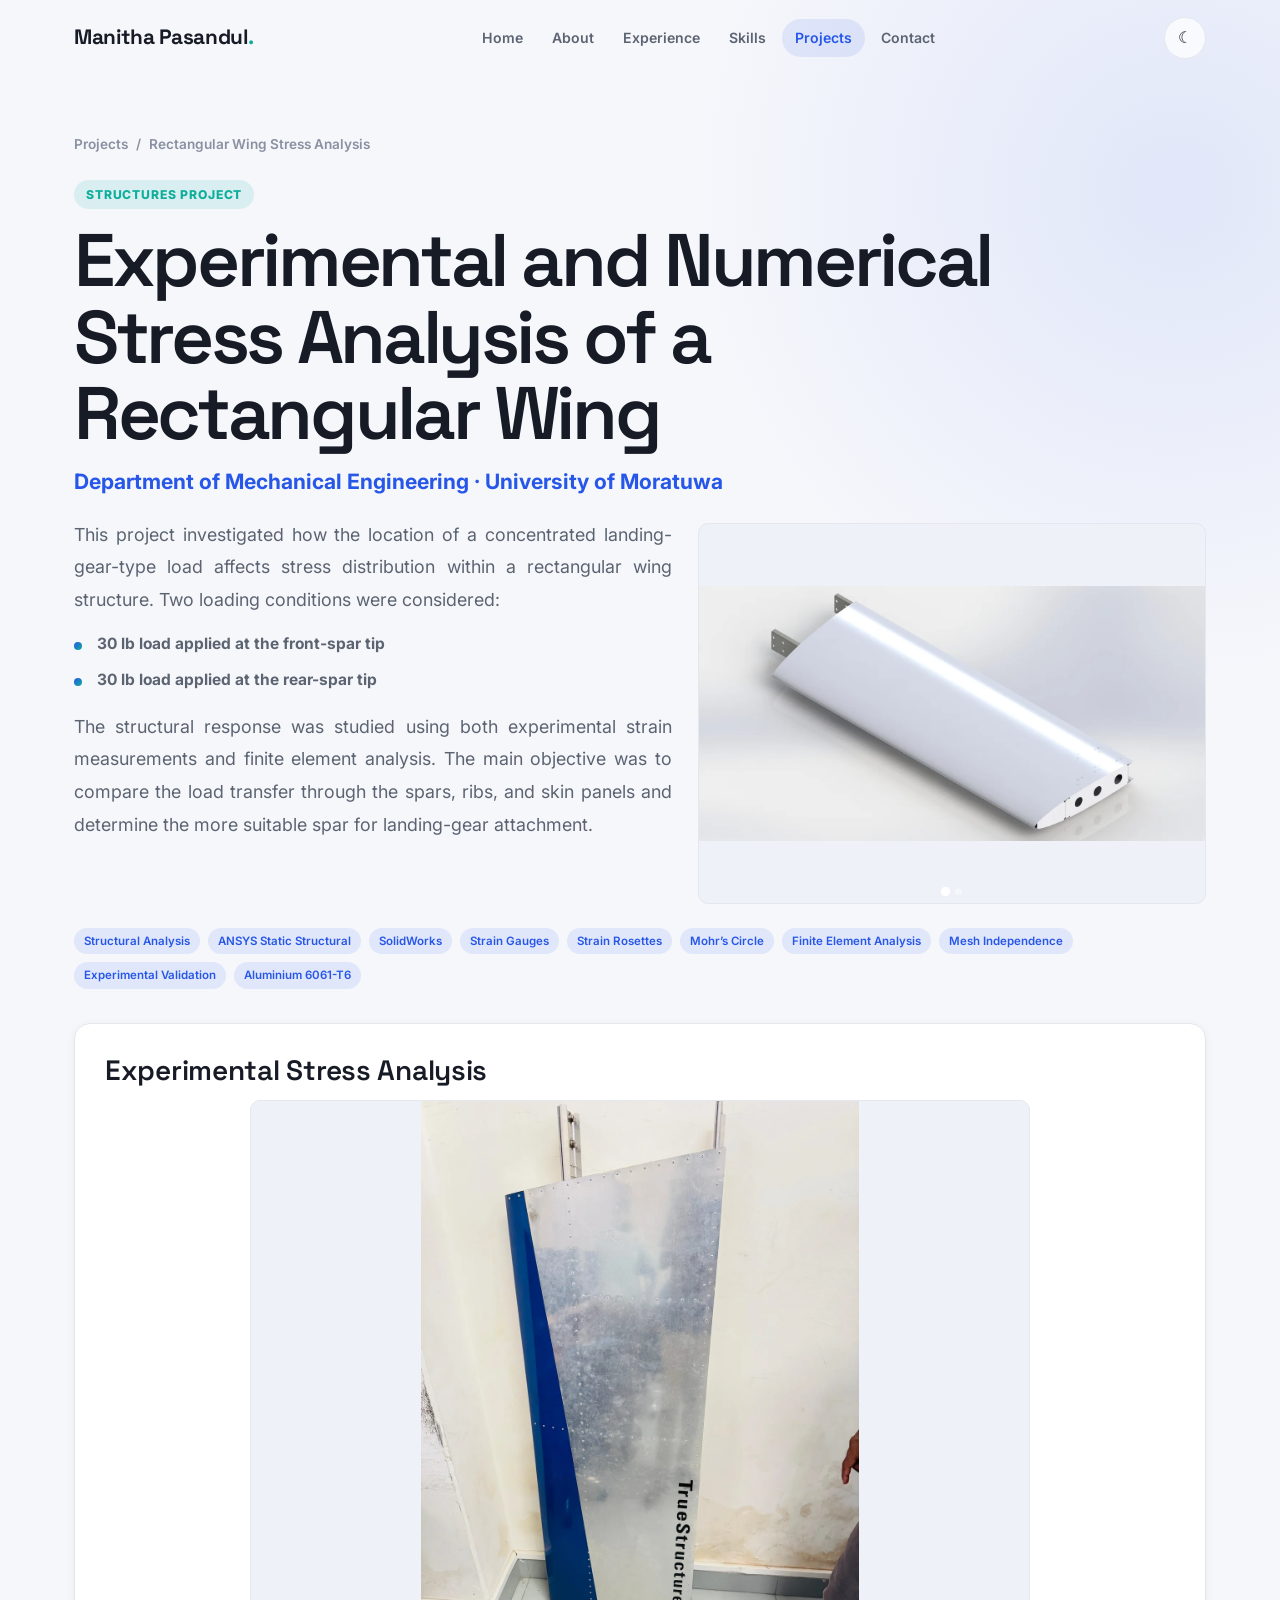
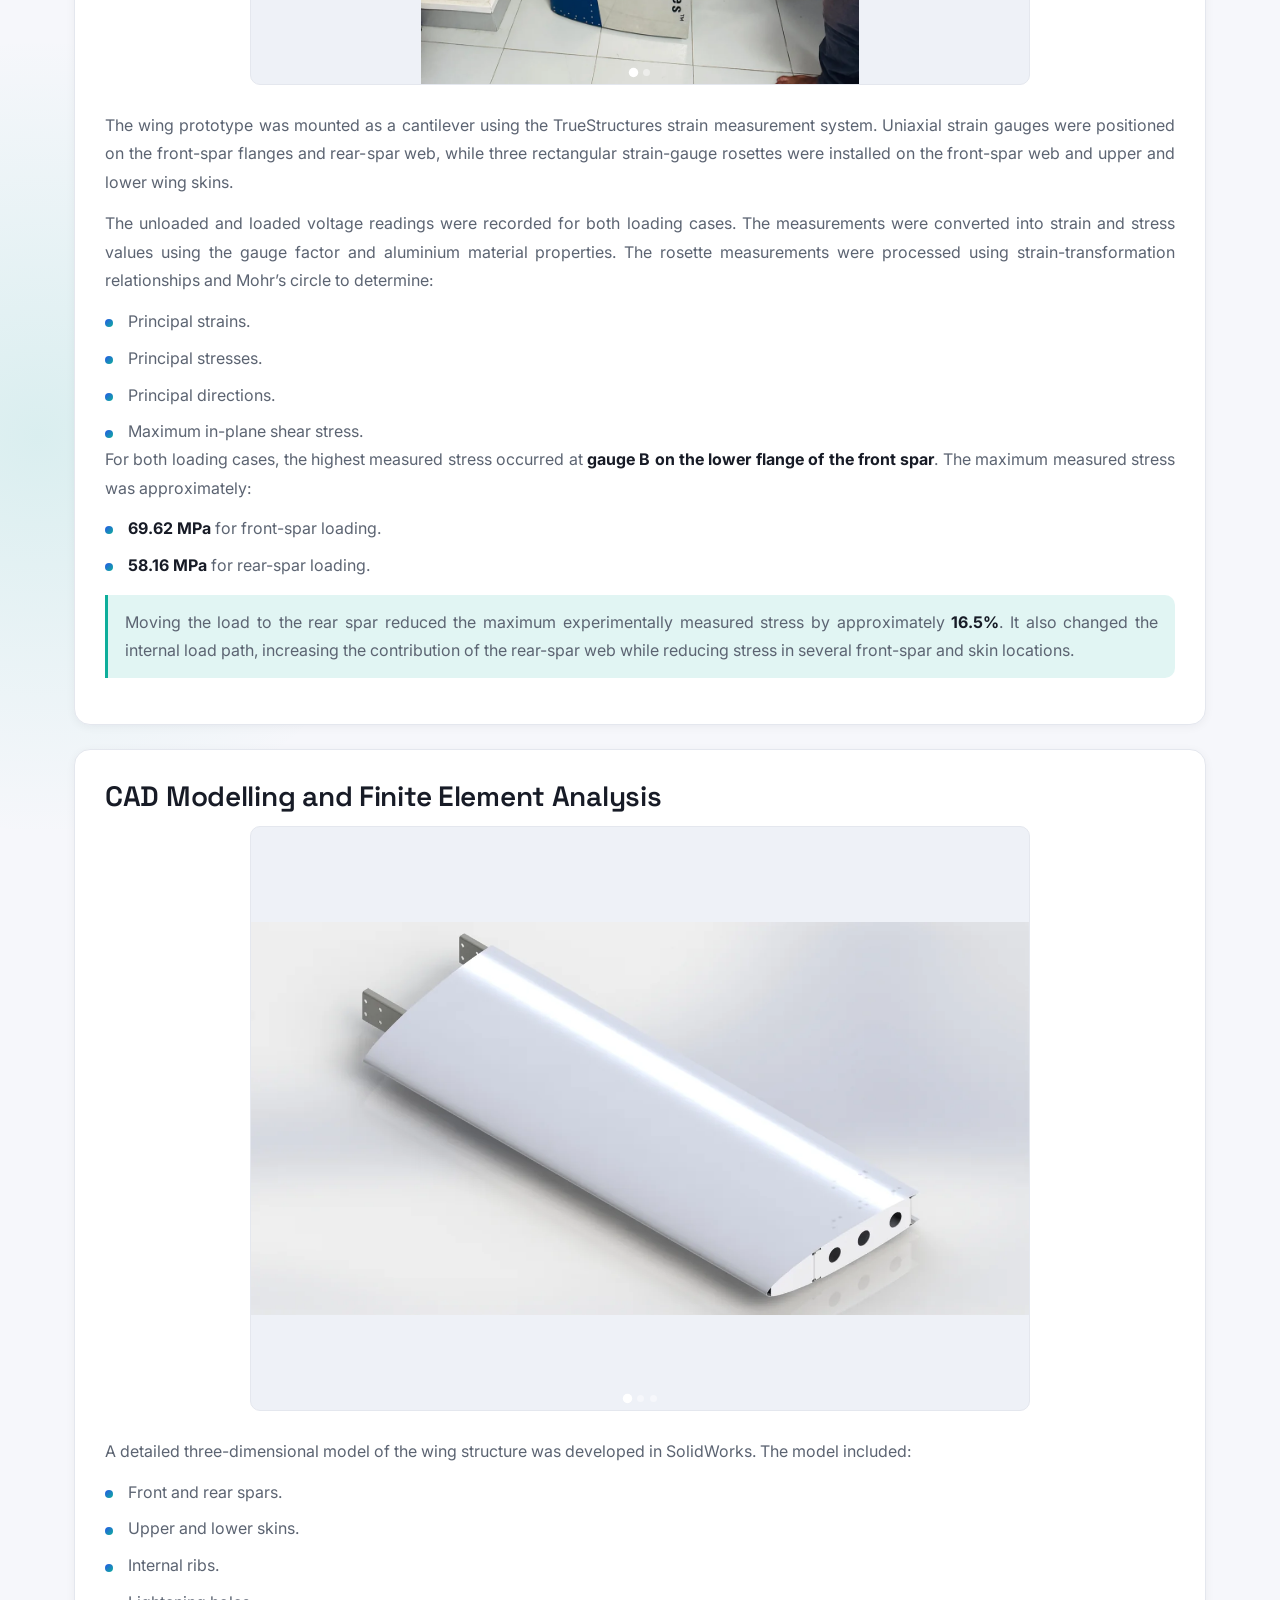
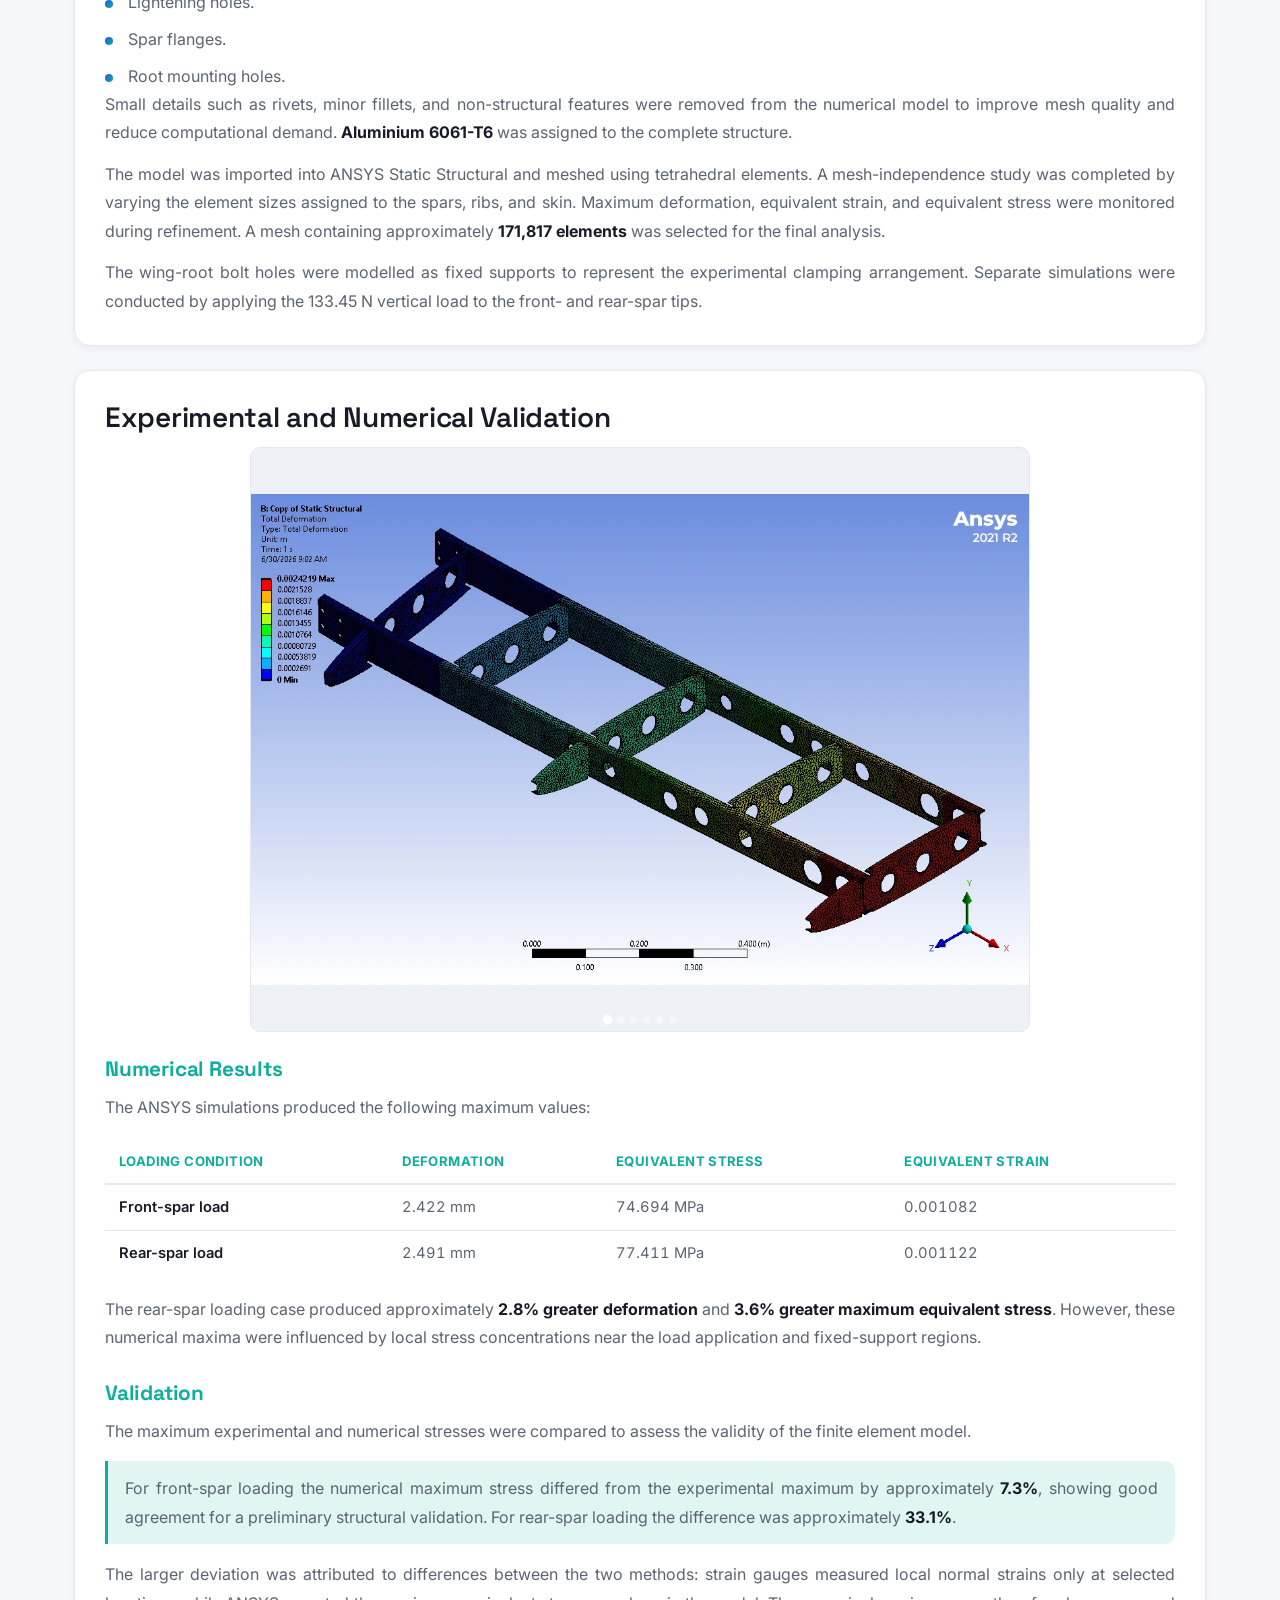
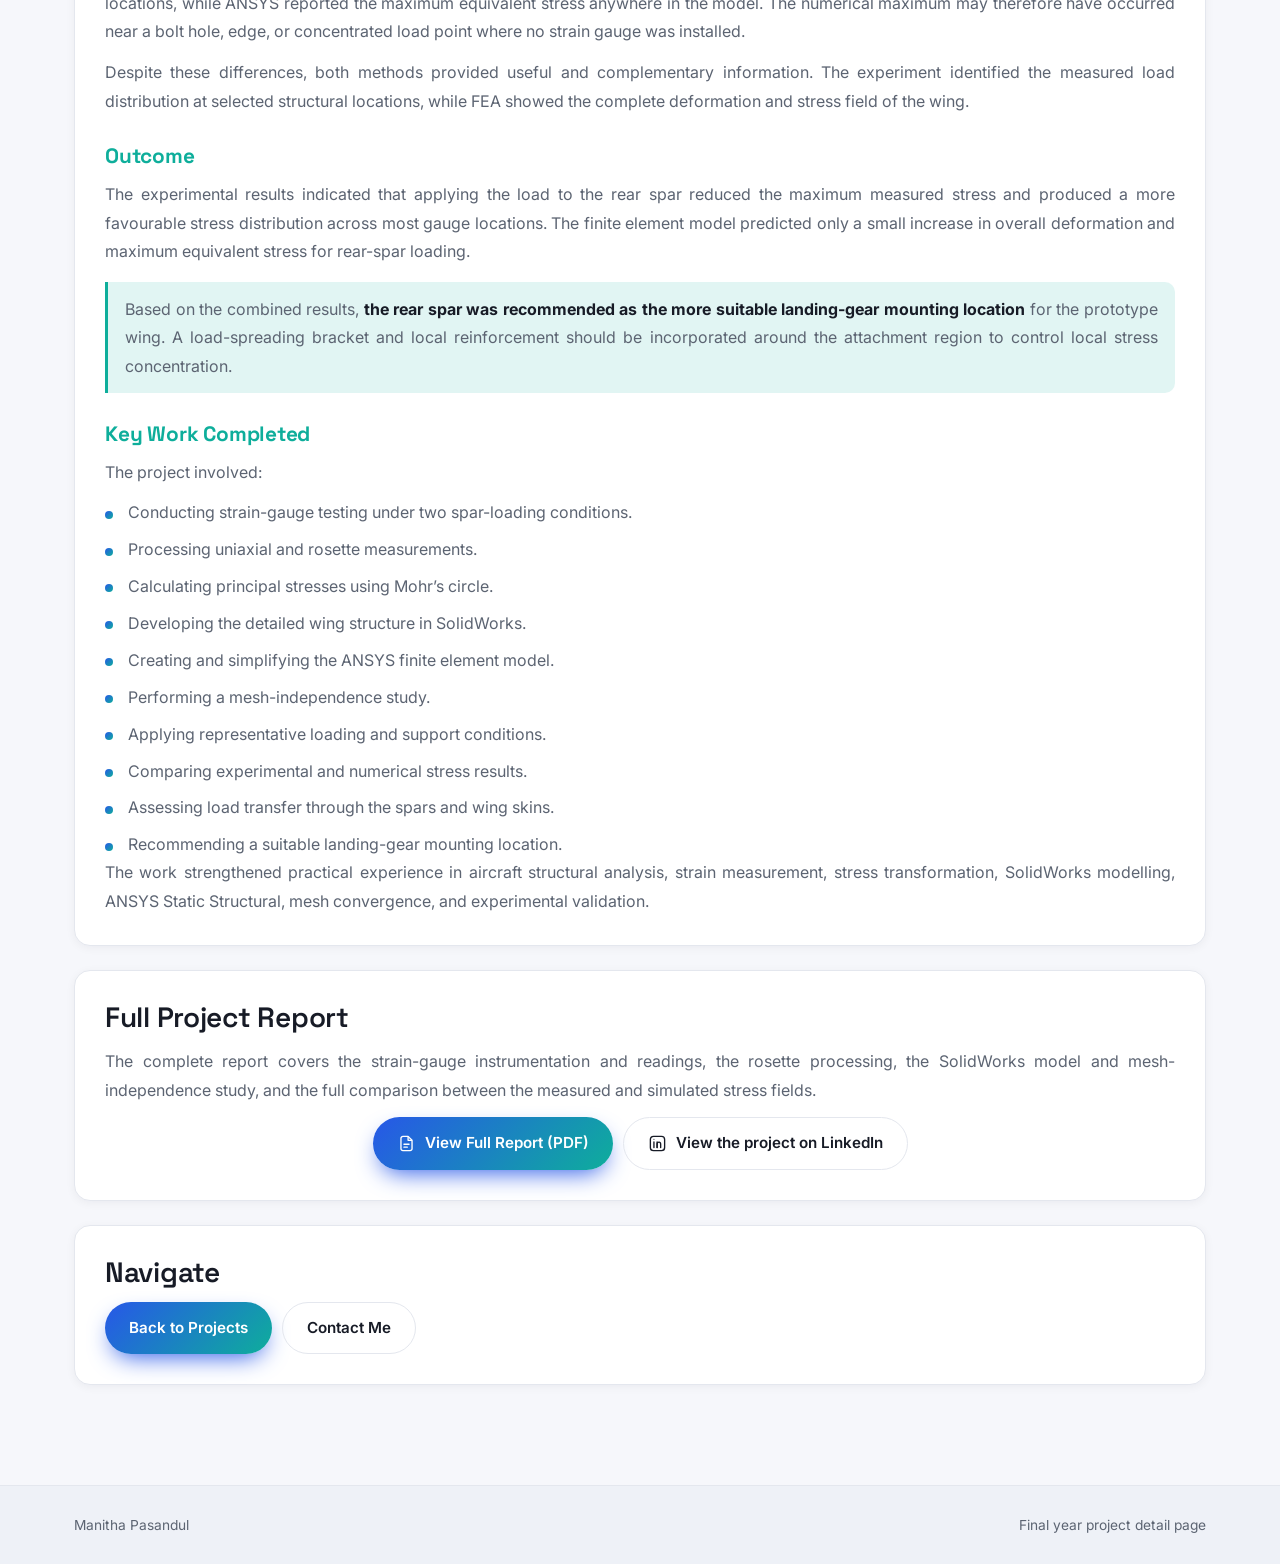
<file: wing-stress-analysis.html>
<!DOCTYPE html>
<html lang="en">
<head>
  <meta charset="UTF-8" />
  <meta name="viewport" content="width=device-width, initial-scale=1.0" />
  <meta name="description" content="Strain-gauge testing and ANSYS Static Structural analysis of a rectangular wing under front- and rear-spar tip loading, used to select a landing-gear mounting location." />
  <title>Experimental and Numerical Stress Analysis of a Rectangular Wing | Manitha Pasandul</title>

  <link rel="preconnect" href="https://fonts.googleapis.com" />
  <link rel="preconnect" href="https://fonts.gstatic.com" crossorigin />
  <link href="https://fonts.googleapis.com/css2?family=Inter:wght@400;500;600;700&family=Space+Grotesk:wght@500;600;700&display=swap" rel="stylesheet" />
  <link rel="stylesheet" href="css/style.css?v=58" />

  <script>
    (function () {
      const saved = localStorage.getItem("portfolio-theme");
      const dark = window.matchMedia("(prefers-color-scheme: dark)").matches;
      document.documentElement.setAttribute("data-theme", saved || (dark ? "dark" : "light"));
    })();
  </script>
</head>

<body class="detail-page-body justify-copy">
  <header class="detail-site-header">
    <div class="container detail-navbar">
      <a class="brand" href="index.html#home">Manitha Pasandul<span class="brand-accent">.</span></a>

      <nav class="detail-nav-links" id="detail-nav-links" aria-label="Main navigation">
        <a class="" href="index.html#home">Home</a>
<a class="" href="index.html#about">About</a>
<a class="" href="index.html#experience">Experience</a>
<a class="" href="index.html#skills">Skills</a>
<a class="active" href="index.html#projects">Projects</a>
<a class="" href="index.html#contact">Contact</a>
      </nav>
      <div class="detail-nav-actions">
        <button class="detail-icon-button" id="detail-theme-toggle" type="button" aria-label="Toggle theme">☾</button>
        <button class="detail-icon-button" id="detail-menu-toggle" type="button" aria-label="Toggle navigation" aria-expanded="false">☰</button>
      </div>

    </div>
  </header>

  <main class="container full-experience-main">
    <div class="experience-breadcrumb">
      <a href="index.html#projects">Projects</a>
      <span>/</span>
      <span>Rectangular Wing Stress Analysis</span>
    </div>

    <section class="full-experience-hero has-media">
      <span class="full-experience-kicker">Structures Project</span>
      <h1 class="full-experience-title">Experimental and Numerical Stress Analysis of a Rectangular Wing</h1>
      <p class="full-experience-subtitle">Department of Mechanical Engineering &middot; University of Moratuwa</p>
      <div class="full-experience-hero-body">
        <div class="full-experience-lead-block">
          <p class="full-experience-lead">
            This project investigated how the location of a concentrated landing-gear-type load affects stress
            distribution within a rectangular wing structure. Two loading conditions were considered:
          </p>
          <ul class="experience-key-list full-experience-lead-list">
            <li><strong>30 lb load applied at the front-spar tip</strong></li>
            <li><strong>30 lb load applied at the rear-spar tip</strong></li>
          </ul>
          <p class="full-experience-lead">
            The structural response was studied using both experimental strain measurements and finite element
            analysis. The main objective was to compare the load transfer through the spars, ribs, and skin panels
            and determine the more suitable spar for landing-gear attachment.
          </p>
        </div>
        <div class="exp-media experience-media-slideshow full-experience-hero-media is-uncropped" data-slideshow>
          <div class="exp-slides">
            <figure class="exp-slide is-active" data-slide="0"><img src="assets/images/projects/wing-stress/st1.webp" alt="Strain-gauge instrumentation on the wing structure" loading="lazy" /></figure>
            <figure class="exp-slide" data-slide="1"><img src="assets/images/projects/wing-stress/fea-5.webp" alt="Total deformation of the wing under tip loading" loading="lazy" /></figure>
          </div>
          <button class="exp-slide-nav previous" type="button" data-slide-prev aria-label="Previous image">&#8592;</button>
          <button class="exp-slide-nav next" type="button" data-slide-next aria-label="Next image">&#8594;</button>
          <div class="exp-slide-dots" role="tablist">
            <button class="exp-dot is-active" type="button" data-slide-to="0" role="tab" aria-label="Image 1 of 2"></button>
            <button class="exp-dot" type="button" data-slide-to="1" role="tab" aria-label="Image 2 of 2"></button>
          </div>
        </div>
      </div>
      <div class="experience-tag-row"><span class="tag">Structural Analysis</span><span class="tag">ANSYS Static Structural</span><span class="tag">SolidWorks</span><span class="tag">Strain Gauges</span><span class="tag">Strain Rosettes</span><span class="tag">Mohr&rsquo;s Circle</span><span class="tag">Finite Element Analysis</span><span class="tag">Mesh Independence</span><span class="tag">Experimental Validation</span><span class="tag">Aluminium 6061-T6</span></div>
    </section>
    <div class="full-experience-layout is-single-column">
      <div class="full-experience-content">

<section class="experience-section-card media-top">
  <h2>Experimental Stress Analysis</h2>
  <div class="exp-media experience-media-slideshow is-uncropped" data-slideshow>
    <div class="exp-slides">
      <figure class="exp-slide is-active" data-slide="0"><img src="assets/images/projects/wing-stress/st4.webp" alt="Wing prototype mounted as a cantilever" loading="lazy" /></figure>
      <figure class="exp-slide" data-slide="1"><img src="assets/images/projects/wing-stress/st5.webp" alt="TrueStructures strain measurement system" loading="lazy" /></figure>
    </div>
    <button class="exp-slide-nav previous" type="button" data-slide-prev aria-label="Previous image">&#8592;</button>
    <button class="exp-slide-nav next" type="button" data-slide-next aria-label="Next image">&#8594;</button>
    <div class="exp-slide-dots" role="tablist">
      <button class="exp-dot is-active" type="button" data-slide-to="0" role="tab" aria-label="Image 1 of 2"></button>
      <button class="exp-dot" type="button" data-slide-to="1" role="tab" aria-label="Image 2 of 2"></button>
    </div>
  </div>
  <p>
    The wing prototype was mounted as a cantilever using the TrueStructures strain measurement system. Uniaxial strain gauges were positioned on the front-spar flanges and rear-spar web, while three rectangular strain-gauge rosettes were installed on the front-spar web and upper and lower wing skins.
  </p>
  <p>
    The unloaded and loaded voltage readings were recorded for both loading cases. The measurements were converted into strain and stress values using the gauge factor and aluminium material properties. The rosette measurements were processed using strain-transformation relationships and Mohr&rsquo;s circle to determine:
  </p>
  <ul class="experience-key-list">
    <li>Principal strains.</li>
    <li>Principal stresses.</li>
    <li>Principal directions.</li>
    <li>Maximum in-plane shear stress.</li>
  </ul>
  <p>
    For both loading cases, the highest measured stress occurred at <strong>gauge B on the lower flange of the front spar</strong>. The maximum measured stress was approximately:
  </p>
  <ul class="experience-key-list">
    <li><strong>69.62 MPa</strong> for front-spar loading.</li>
    <li><strong>58.16 MPa</strong> for rear-spar loading.</li>
  </ul>
  <div class="experience-finding">
    <p>Moving the load to the rear spar reduced the maximum experimentally measured stress by approximately <strong>16.5%</strong>. It also changed the internal load path, increasing the contribution of the rear-spar web while reducing stress in several front-spar and skin locations.</p>
  </div>
</section>

<section class="experience-section-card media-top">
  <h2>CAD Modelling and Finite Element Analysis</h2>
  <div class="exp-media experience-media-slideshow is-uncropped" data-slideshow>
    <div class="exp-slides">
      <figure class="exp-slide is-active" data-slide="0"><img src="assets/images/projects/wing-stress/st1.webp" alt="Wing structure CAD and finite element model" loading="lazy" /></figure>
      <figure class="exp-slide" data-slide="1"><img src="assets/images/projects/wing-stress/st2.webp" alt="Wing structure CAD and finite element model" loading="lazy" /></figure>
      <figure class="exp-slide" data-slide="2"><img src="assets/images/projects/wing-stress/st3.webp" alt="Wing structure CAD and finite element model" loading="lazy" /></figure>
    </div>
    <button class="exp-slide-nav previous" type="button" data-slide-prev aria-label="Previous image">&#8592;</button>
    <button class="exp-slide-nav next" type="button" data-slide-next aria-label="Next image">&#8594;</button>
    <div class="exp-slide-dots" role="tablist">
      <button class="exp-dot is-active" type="button" data-slide-to="0" role="tab" aria-label="Image 1 of 3"></button>
      <button class="exp-dot" type="button" data-slide-to="1" role="tab" aria-label="Image 2 of 3"></button>
      <button class="exp-dot" type="button" data-slide-to="2" role="tab" aria-label="Image 3 of 3"></button>
    </div>
  </div>
  <p>
    A detailed three-dimensional model of the wing structure was developed in SolidWorks. The model included:
  </p>
  <ul class="experience-key-list">
    <li>Front and rear spars.</li>
    <li>Upper and lower skins.</li>
    <li>Internal ribs.</li>
    <li>Lightening holes.</li>
    <li>Spar flanges.</li>
    <li>Root mounting holes.</li>
  </ul>
  <p>
    Small details such as rivets, minor fillets, and non-structural features were removed from the numerical model to improve mesh quality and reduce computational demand. <strong>Aluminium 6061-T6</strong> was assigned to the complete structure.
  </p>
  <p>
    The model was imported into ANSYS Static Structural and meshed using tetrahedral elements. A mesh-independence study was completed by varying the element sizes assigned to the spars, ribs, and skin. Maximum deformation, equivalent strain, and equivalent stress were monitored during refinement. A mesh containing approximately <strong>171,817 elements</strong> was selected for the final analysis.
  </p>
  <p>
    The wing-root bolt holes were modelled as fixed supports to represent the experimental clamping arrangement. Separate simulations were conducted by applying the 133.45 N vertical load to the front- and rear-spar tips.
  </p>
</section>

<section class="experience-section-card media-top">
  <h2>Experimental and Numerical Validation</h2>
  <div class="exp-media experience-media-slideshow is-uncropped" data-slideshow>
    <div class="exp-slides">
      <figure class="exp-slide is-active" data-slide="0"><img src="assets/images/projects/wing-stress/fea-1.webp" alt="Finite element analysis result" loading="lazy" /></figure>
      <figure class="exp-slide" data-slide="1"><img src="assets/images/projects/wing-stress/fea-2.webp" alt="Finite element analysis result" loading="lazy" /></figure>
      <figure class="exp-slide" data-slide="2"><img src="assets/images/projects/wing-stress/fea-3.webp" alt="Finite element analysis result" loading="lazy" /></figure>
      <figure class="exp-slide" data-slide="3"><img src="assets/images/projects/wing-stress/fea-4.webp" alt="Finite element analysis result" loading="lazy" /></figure>
      <figure class="exp-slide" data-slide="4"><img src="assets/images/projects/wing-stress/fea-5.webp" alt="Finite element analysis result" loading="lazy" /></figure>
      <figure class="exp-slide" data-slide="5"><img src="assets/images/projects/wing-stress/fea-6.webp" alt="Finite element analysis result" loading="lazy" /></figure>
    </div>
    <button class="exp-slide-nav previous" type="button" data-slide-prev aria-label="Previous image">&#8592;</button>
    <button class="exp-slide-nav next" type="button" data-slide-next aria-label="Next image">&#8594;</button>
    <div class="exp-slide-dots" role="tablist">
      <button class="exp-dot is-active" type="button" data-slide-to="0" role="tab" aria-label="Image 1 of 6"></button>
      <button class="exp-dot" type="button" data-slide-to="1" role="tab" aria-label="Image 2 of 6"></button>
      <button class="exp-dot" type="button" data-slide-to="2" role="tab" aria-label="Image 3 of 6"></button>
      <button class="exp-dot" type="button" data-slide-to="3" role="tab" aria-label="Image 4 of 6"></button>
      <button class="exp-dot" type="button" data-slide-to="4" role="tab" aria-label="Image 5 of 6"></button>
      <button class="exp-dot" type="button" data-slide-to="5" role="tab" aria-label="Image 6 of 6"></button>
    </div>
  </div>
  <h3>Numerical Results</h3>
  <p>
    The ANSYS simulations produced the following maximum values:
  </p>
  <div class="experience-table-wrap">
    <table class="experience-table">
      <thead>
        <tr><th scope="col">Loading condition</th><th scope="col">Deformation</th><th scope="col">Equivalent stress</th><th scope="col">Equivalent strain</th></tr>
      </thead>
      <tbody>
        <tr><th scope="row">Front-spar load</th><td>2.422 mm</td><td>74.694 MPa</td><td>0.001082</td></tr>
        <tr><th scope="row">Rear-spar load</th><td>2.491 mm</td><td>77.411 MPa</td><td>0.001122</td></tr>
      </tbody>
    </table>
  </div>
  <p>
    The rear-spar loading case produced approximately <strong>2.8% greater deformation</strong> and <strong>3.6% greater maximum equivalent stress</strong>. However, these numerical maxima were influenced by local stress concentrations near the load application and fixed-support regions.
  </p>
  <h3>Validation</h3>
  <p>
    The maximum experimental and numerical stresses were compared to assess the validity of the finite element model.
  </p>
  <div class="experience-finding">
    <p>For front-spar loading the numerical maximum stress differed from the experimental maximum by approximately <strong>7.3%</strong>, showing good agreement for a preliminary structural validation. For rear-spar loading the difference was approximately <strong>33.1%</strong>.</p>
  </div>
  <p>
    The larger deviation was attributed to differences between the two methods: strain gauges measured local normal strains only at selected locations, while ANSYS reported the maximum equivalent stress anywhere in the model. The numerical maximum may therefore have occurred near a bolt hole, edge, or concentrated load point where no strain gauge was installed.
  </p>
  <p>
    Despite these differences, both methods provided useful and complementary information. The experiment identified the measured load distribution at selected structural locations, while FEA showed the complete deformation and stress field of the wing.
  </p>
  <h3>Outcome</h3>
  <p>
    The experimental results indicated that applying the load to the rear spar reduced the maximum measured stress and produced a more favourable stress distribution across most gauge locations. The finite element model predicted only a small increase in overall deformation and maximum equivalent stress for rear-spar loading.
  </p>
  <div class="experience-finding">
    <p>Based on the combined results, <strong>the rear spar was recommended as the more suitable landing-gear mounting location</strong> for the prototype wing. A load-spreading bracket and local reinforcement should be incorporated around the attachment region to control local stress concentration.</p>
  </div>
  <h3>Key Work Completed</h3>
  <p>
    The project involved:
  </p>
  <ul class="experience-key-list">
    <li>Conducting strain-gauge testing under two spar-loading conditions.</li>
    <li>Processing uniaxial and rosette measurements.</li>
    <li>Calculating principal stresses using Mohr&rsquo;s circle.</li>
    <li>Developing the detailed wing structure in SolidWorks.</li>
    <li>Creating and simplifying the ANSYS finite element model.</li>
    <li>Performing a mesh-independence study.</li>
    <li>Applying representative loading and support conditions.</li>
    <li>Comparing experimental and numerical stress results.</li>
    <li>Assessing load transfer through the spars and wing skins.</li>
    <li>Recommending a suitable landing-gear mounting location.</li>
  </ul>
  <p>
    The work strengthened practical experience in aircraft structural analysis, strain measurement, stress transformation, SolidWorks modelling, ANSYS Static Structural, mesh convergence, and experimental validation.
  </p>
</section>

<section class="experience-section-card experience-poster-card">
  <h2>Full Project Report</h2>
  <p>
    The complete report covers the strain-gauge instrumentation and readings, the rosette processing, the
    SolidWorks model and mesh-independence study, and the full comparison between the measured and simulated
    stress fields.
  </p>
  <div class="experience-page-cta">
    <a class="btn btn-primary" href="assets/docs/wing-stress-analysis-report.pdf" target="_blank" rel="noopener">
      <svg class="icon" viewBox="0 0 24 24" aria-hidden="true"><path d="M14 3H7.5A2.5 2.5 0 0 0 5 5.5v13A2.5 2.5 0 0 0 7.5 21h9a2.5 2.5 0 0 0 2.5-2.5V8z" stroke-linejoin="round"/><polyline points="14,3 14,8 19,8" stroke-linejoin="round"/><line x1="8.8" y1="13" x2="15.2" y2="13" stroke-linecap="round"/><line x1="8.8" y1="16.6" x2="13" y2="16.6" stroke-linecap="round"/></svg>
      View Full Report (PDF)
    </a>
    <a class="btn btn-outline" href="https://www.linkedin.com/in/manitha-pasandul/" target="_blank" rel="noopener noreferrer">
      <svg class="icon" viewBox="0 0 24 24" aria-hidden="true"><rect x="3" y="3" width="18" height="18" rx="4"/><line x1="7.5" y1="10" x2="7.5" y2="17" stroke-linecap="round"/><circle cx="7.5" cy="6.7" r="0.7" fill="currentColor" stroke="none"/><path d="M11.5 17v-4.2c0-1.6 1-2.6 2.4-2.6s2.1 1 2.1 2.6V17" stroke-linecap="round" stroke-linejoin="round"/><line x1="11.5" y1="10" x2="11.5" y2="17" stroke-linecap="round"/></svg>
      View the project on LinkedIn
    </a>
  </div>
</section>

<section class="experience-section-card experience-navigate-card">
  <h2>Navigate</h2>
  <div class="experience-page-cta">
    <a class="btn btn-primary" href="index.html#projects">Back to Projects</a>
    <a class="btn btn-outline" href="index.html#contact">Contact Me</a>
  </div>
</section>

      </div>
    </div>
  </main>

  <footer class="full-experience-footer">
    <div class="container full-experience-footer-inner">
      <p>Manitha Pasandul</p>
      <p>Final year project detail page</p>
    </div>
  </footer>

  <script src="js/detail-page.js?v=58"></script>
</body>
</html>
</file>
<file: css/style.css>
/* ==========================================================================
   MANITHA PASANDUL — PORTFOLIO STYLES
   Design system: CSS variables drive light/dark themes. Sections below are
   ordered to match the page flow (reset → theme → layout → components).
   ========================================================================== */

/* ---------- Reset ---------- */
*, *::before, *::after { box-sizing: border-box; margin: 0; padding: 0; }
html { scroll-behavior: smooth; }
img, svg { display: block; max-width: 100%; }
a { color: inherit; text-decoration: none; }
button { font: inherit; color: inherit; background: none; border: none; cursor: pointer; }
ul { list-style: none; }
input, textarea { font: inherit; color: inherit; }

@media (prefers-reduced-motion: reduce) {
  html { scroll-behavior: auto; }
  *, *::before, *::after { animation-duration: 0.001ms !important; animation-iteration-count: 1 !important; transition-duration: 0.001ms !important; }
}

/* ---------- Theme tokens ---------- */
:root {
  --bg: #f6f7fb;
  --bg-alt: #eef1f7;
  --surface: #ffffff;
  --surface-glass: rgba(255, 255, 255, 0.72);
  --text: #171b26;
  --text-muted: #5c6472;
  --text-faint: #8990a0;
  --border: #e4e7ee;
  --primary: #2757e8;
  --primary-dark: #1a3fb8;
  --primary-soft: rgba(39, 87, 232, 0.1);
  --accent: #0eae9b;
  --accent-soft: rgba(14, 174, 155, 0.12);
  --gradient: linear-gradient(135deg, var(--primary), var(--accent));
  --shadow-sm: 0 2px 10px rgba(23, 27, 38, 0.05);
  --shadow-md: 0 10px 30px rgba(23, 27, 38, 0.08);
  --shadow-lg: 0 24px 60px rgba(23, 27, 38, 0.14);
  --radius-sm: 10px;
  --radius-md: 16px;
  --radius-lg: 24px;
  --header-h: 76px;
  color-scheme: light;
}

:root[data-theme="dark"] {
  --bg: #0b0e16;
  --bg-alt: #0f1420;
  --surface: #131928;
  --surface-glass: rgba(19, 25, 40, 0.68);
  --text: #eef1f7;
  --text-muted: #a2aabb;
  --text-faint: #6b7385;
  --border: rgba(255, 255, 255, 0.08);
  --primary: #5b86ff;
  --primary-dark: #7fa0ff;
  --primary-soft: rgba(91, 134, 255, 0.14);
  --accent: #2fe0c6;
  --accent-soft: rgba(47, 224, 198, 0.12);
  --gradient: linear-gradient(135deg, var(--primary), var(--accent));
  --shadow-sm: 0 2px 10px rgba(0, 0, 0, 0.25);
  --shadow-md: 0 10px 30px rgba(0, 0, 0, 0.35);
  --shadow-lg: 0 24px 60px rgba(0, 0, 0, 0.5);
  color-scheme: dark;
}

body {
  background: var(--bg);
  color: var(--text);
  font-family: "Inter", -apple-system, BlinkMacSystemFont, "Segoe UI", sans-serif;
  font-size: 16px;
  line-height: 1.6;
  -webkit-font-smoothing: antialiased;
  transition: background-color 0.4s ease, color 0.4s ease;
  overflow-x: hidden;
}

h1, h2, h3, h4 {
  font-family: "Space Grotesk", "Inter", sans-serif;
  font-weight: 600;
  line-height: 1.15;
  letter-spacing: -0.01em;
}

.container {
  width: 100%;
  max-width: 1180px;
  margin-inline: auto;
  padding-inline: 24px;
}

.icon {
  width: 1.15em;
  height: 1.15em;
  fill: none;
  stroke: currentColor;
  stroke-width: 1.8;
  flex-shrink: 0;
}

/* ---------- Scroll reveal ---------- */
.reveal {
  opacity: 0;
  transform: translateY(28px);
  transition: opacity 0.7s cubic-bezier(.16,.84,.44,1), transform 0.7s cubic-bezier(.16,.84,.44,1);
}
.reveal.is-visible { opacity: 1; transform: translateY(0); }

/* ---------- Buttons ---------- */
.btn {
  display: inline-flex;
  align-items: center;
  gap: 9px;
  padding: 13px 24px;
  border-radius: 999px;
  font-weight: 600;
  font-size: 0.95rem;
  transition: transform 0.25s ease, box-shadow 0.25s ease, background-color 0.25s ease, color 0.25s ease, border-color 0.25s ease;
  white-space: nowrap;
}
.btn:hover { transform: translateY(-2px); }
.btn:active { transform: translateY(0); }

.btn-primary { background: var(--gradient); color: #fff; box-shadow: 0 10px 24px -8px var(--primary); }
.btn-primary:hover { box-shadow: 0 14px 30px -8px var(--primary); }

.btn-outline { background: transparent; color: var(--text); border: 1.5px solid var(--border); }
.btn-outline:hover { border-color: var(--primary); color: var(--primary); }

.btn-ghost { background: var(--primary-soft); color: var(--primary); }
.btn-ghost:hover { background: var(--accent-soft); color: var(--accent); }

/* ==========================================================================
   HEADER / NAVIGATION
   ========================================================================== */
.site-header {
  position: fixed;
  inset: 0 0 auto 0;
  height: var(--header-h);
  z-index: 500;
  display: flex;
  align-items: center;
  background: transparent;
  transition: background-color 0.35s ease, box-shadow 0.35s ease, backdrop-filter 0.35s ease;
}
.site-header.scrolled {
  background: var(--surface-glass);
  backdrop-filter: blur(16px) saturate(160%);
  -webkit-backdrop-filter: blur(16px) saturate(160%);
  box-shadow: var(--shadow-sm);
  border-bottom: 1px solid var(--border);
}

.navbar { display: flex; align-items: center; justify-content: space-between; gap: 24px; }

.brand { font-family: "Space Grotesk", sans-serif; font-weight: 700; font-size: 1.3rem; letter-spacing: -0.02em; }
.brand-accent { color: var(--accent); }

.nav-links { display: flex; align-items: center; gap: 4px; }
.nav-link {
  position: relative;
  padding: 9px 15px;
  border-radius: 999px;
  font-size: 0.92rem;
  font-weight: 500;
  color: var(--text-muted);
  transition: color 0.25s ease, background-color 0.25s ease;
}
.nav-link:hover { color: var(--text); background: var(--primary-soft); }
.nav-link.active { color: var(--primary); background: var(--primary-soft); font-weight: 600; }

.nav-actions { display: flex; align-items: center; gap: 8px; }

.theme-toggle {
  width: 42px; height: 42px;
  display: flex; align-items: center; justify-content: center;
  border-radius: 50%;
  border: 1px solid var(--border);
  color: var(--text);
  transition: background-color 0.25s ease, transform 0.4s ease, border-color 0.25s ease;
}
.theme-toggle:hover { background: var(--primary-soft); border-color: var(--primary); }
.theme-toggle .icon-moon { display: none; }
:root[data-theme="dark"] .theme-toggle .icon-sun { display: none; }
:root[data-theme="dark"] .theme-toggle .icon-moon { display: block; }
.theme-toggle:active { transform: rotate(20deg) scale(0.92); }

.hamburger {
  display: none;
  width: 42px; height: 42px;
  align-items: center; justify-content: center;
  border-radius: 50%;
  border: 1px solid var(--border);
}

@media (max-width: 900px) {
  .hamburger { display: flex; }
  .nav-links {
    position: fixed;
    top: var(--header-h);
    right: 0;
    height: calc(100dvh - var(--header-h));
    width: min(78vw, 340px);
    flex-direction: column;
    align-items: stretch;
    gap: 4px;
    padding: 22px;
    background: var(--surface);
    border-left: 1px solid var(--border);
    box-shadow: var(--shadow-lg);
    transform: translateX(100%);
    transition: transform 0.4s cubic-bezier(.16,.84,.44,1);
  }
  .nav-links.open { transform: translateX(0); }
  .nav-link { display: block; padding: 13px 16px; }
}

/* ==========================================================================
   HERO
   ========================================================================== */
.hero {
  position: relative;
  min-height: 100vh;
  display: flex;
  align-items: center;
  padding-top: var(--header-h);
  overflow: hidden;
}

.hero-bg { position: absolute; inset: 0; z-index: 0; overflow: hidden; }
.hero-grid { position: absolute; inset: 0; width: 100%; height: 100%; color: var(--border); opacity: 0.6; mask-image: radial-gradient(ellipse at 60% 30%, black 10%, transparent 70%); }

.blob {
  position: absolute;
  border-radius: 50%;
  filter: blur(70px);
  opacity: 0.35;
  animation: float 16s ease-in-out infinite;
}
.blob-a { width: 420px; height: 420px; background: var(--primary); top: -120px; right: -80px; }
.blob-b { width: 320px; height: 320px; background: var(--accent); bottom: -100px; left: -60px; animation-delay: -5s; }
.blob-c { width: 260px; height: 260px; background: var(--primary); top: 40%; left: 55%; opacity: 0.18; animation-delay: -10s; }

@keyframes float {
  0%, 100% { transform: translate(0, 0) scale(1); }
  33% { transform: translate(30px, -40px) scale(1.08); }
  66% { transform: translate(-25px, 25px) scale(0.95); }
}

.hero-inner {
  position: relative;
  z-index: 1;
  display: grid;
  grid-template-columns: 1.15fr 0.85fr;
  gap: 48px;
  align-items: center;
  padding-block: 60px;
}

.eyebrow {
  display: inline-block;
  font-size: 0.82rem;
  font-weight: 600;
  letter-spacing: 0.08em;
  text-transform: uppercase;
  color: var(--primary);
  margin-bottom: 14px;
}

.hero-name {
  font-size: clamp(2.4rem, 5.4vw, 4.2rem);
  margin-bottom: 6px;
  background: var(--gradient);
  -webkit-background-clip: text;
  background-clip: text;
  color: transparent;
}
.hero-title { font-size: clamp(1.15rem, 2.4vw, 1.6rem); color: var(--text-muted); font-weight: 500; margin-bottom: 22px; }
.hero-intro {
  max-width: 560px;
  color: var(--text-muted);
  font-size: 1.05rem;
  margin-bottom: 18px;
  text-align: justify;
  text-justify: inter-word;
}

/* LinkedIn and email, directly under the tagline. */
.hero-contact {
  display: flex;
  flex-direction: column;
  gap: 8px;
  margin-bottom: 26px;
}

.hero-contact-link {
  display: inline-flex;
  align-items: center;
  gap: 9px;
  width: fit-content;
  color: var(--text-muted);
  font-size: 0.92rem;
  transition: color 0.2s ease;
}

.hero-contact-link:hover,
.hero-contact-link:focus-visible { color: var(--accent); }

.hero-contact-link .icon {
  flex-shrink: 0;
  width: 18px;
  height: 18px;
  color: var(--accent);
  fill: none;
  stroke: currentColor;
  stroke-width: 1.7;
}

.hero-actions { display: flex; flex-wrap: wrap; gap: 14px; }

.hero-media { position: relative; display: flex; justify-content: center; }
.hero-photo-frame {
  position: relative;
  width: min(360px, 80vw);
  aspect-ratio: 1 / 1.05;
  border-radius: var(--radius-lg);
  overflow: hidden;
  box-shadow: var(--shadow-lg);
  border: 1px solid var(--border);
  z-index: 1;
}
.hero-photo { width: 100%; height: 100%; object-fit: cover; }
.hero-photo-ring {
  position: absolute;
  inset: 18px -18px -18px 18px;
  border: 2px solid var(--accent);
  border-radius: var(--radius-lg);
  z-index: 0;
  opacity: 0.6;
}

.scroll-cue {
  position: absolute;
  bottom: 28px;
  left: 50%;
  transform: translateX(-50%);
  width: 38px; height: 38px;
  border-radius: 50%;
  border: 1px solid var(--border);
  display: flex; align-items: center; justify-content: center;
  color: var(--text-muted);
  animation: bounce 2.2s ease-in-out infinite;
  z-index: 1;
}
@keyframes bounce { 0%, 100% { transform: translate(-50%, 0); } 50% { transform: translate(-50%, 8px); } }

@media (max-width: 900px) {
  .hero-inner { grid-template-columns: 1fr; text-align: center; padding-block: 40px; }
  .hero-intro { margin-inline: auto; }
  .hero-actions { justify-content: center; }
  .hero-media { order: -1; }
  .hero-photo-frame { width: min(280px, 70vw); }
}

/* ==========================================================================
   SECTIONS — shared
   ========================================================================== */
.section { padding-block: 108px; position: relative; }
.section-alt { background: var(--bg-alt); }

.section-heading { max-width: 640px; margin-bottom: 56px; }
.section-heading h2 { font-size: clamp(1.8rem, 3.4vw, 2.5rem); margin-bottom: 10px; }
.section-sub { color: var(--text-muted); font-size: 1.02rem; margin-top: 10px; }

.subsection-title {
  display: flex; align-items: center; gap: 10px;
  font-size: 1.3rem;
  margin-bottom: 30px;
  color: var(--text);
}
.subsection-title .icon { color: var(--accent); width: 1.3em; height: 1.3em; }

/* ==========================================================================
   ABOUT
   ========================================================================== */
.about-grid {
  display: grid;
  grid-template-columns: 1.4fr 1fr;
  gap: 40px;
  margin-bottom: 80px;
}
.about-text p { color: var(--text-muted); margin-bottom: 16px; font-size: 1.02rem; text-align: justify; text-justify: inter-word; }
.about-text p:last-child { margin-bottom: 0; }

.about-stats { display: grid; grid-template-columns: 1fr 1fr; gap: 16px; align-content: start; }
.stat-card {
  background: var(--surface);
  border: 1px solid var(--border);
  border-radius: var(--radius-md);
  padding: 22px;
  text-align: center;
  box-shadow: var(--shadow-sm);
  transition: transform 0.3s ease, box-shadow 0.3s ease;
}
.stat-card:hover { transform: translateY(-4px); box-shadow: var(--shadow-md); }
.stat-value { font-family: "Space Grotesk", sans-serif; font-size: 1.9rem; font-weight: 700; color: var(--primary); }
.stat-label { font-size: 0.85rem; color: var(--text-muted); margin-top: 4px; }

@media (max-width: 800px) {
  .about-grid { grid-template-columns: 1fr; }
}

/* ---------- Timeline (shared: education + experience) ---------- */
.timeline { position: relative; display: flex; flex-direction: column; gap: 28px; }
.timeline::before {
  content: "";
  position: absolute;
  left: 21px;
  top: 8px;
  bottom: 8px;
  width: 2px;
  background: linear-gradient(var(--border), var(--border));
}
.timeline-item {
  position: relative;
  padding-left: 60px;
}
.timeline-dot {
  position: absolute;
  left: 8px;
  top: 4px;
  width: 28px; height: 28px;
  border-radius: 50%;
  background: var(--surface);
  border: 2px solid var(--primary);
  display: flex; align-items: center; justify-content: center;
  color: var(--primary);
  z-index: 1;
}
.timeline-dot .icon { width: 0.85em; height: 0.85em; }

.timeline-card {
  background: var(--surface);
  border: 1px solid var(--border);
  border-radius: var(--radius-md);
  padding: 26px 28px;
  box-shadow: var(--shadow-sm);
  transition: transform 0.3s ease, box-shadow 0.3s ease, border-color 0.3s ease;
}
.timeline-card:hover { transform: translateY(-3px); box-shadow: var(--shadow-md); border-color: var(--primary-soft); }

.timeline-head { display: flex; flex-wrap: wrap; justify-content: space-between; align-items: baseline; gap: 8px; margin-bottom: 4px; }
.timeline-head h4 { font-size: 1.12rem; }
.timeline-period { font-size: 0.85rem; color: var(--text-faint); font-weight: 600; white-space: nowrap; }
.timeline-org { color: var(--primary); font-weight: 600; font-size: 0.92rem; margin-bottom: 2px; }
.timeline-tag { display: inline-block; font-size: 0.72rem; font-weight: 700; letter-spacing: 0.04em; text-transform: uppercase; color: var(--accent); background: var(--accent-soft); padding: 3px 10px; border-radius: 999px; margin-bottom: 10px; }
.timeline-meta { font-size: 0.88rem; color: var(--text-muted); margin-bottom: 12px; }

.timeline-list { display: flex; flex-direction: column; gap: 7px; }
.timeline-list li { display: flex; gap: 9px; font-size: 0.93rem; color: var(--text-muted); }
.timeline-list .icon { color: var(--accent); margin-top: 3px; width: 1em; height: 1em; }

.education-block { margin-top: 20px; }

/* ---------- Experience summaries and full-experience link ---------- */
.experience-card {
  overflow: hidden;
}

.experience-summary {
  display: flex;
  flex-direction: column;
  gap: 12px;
  margin-top: 14px;
}

.experience-summary p {
  color: var(--text-muted);
  font-size: 0.96rem;
  line-height: 1.7;
}

.experience-page-link {
  display: inline-flex;
  align-items: center;
  gap: 7px;
  margin-top: 18px;
  padding: 9px 15px;
  border: 1px solid var(--border);
  border-radius: 999px;
  color: var(--accent);
  background: var(--accent-soft);
  font-size: 0.88rem;
  font-weight: 700;
  transition:
    transform 0.25s ease,
    color 0.25s ease,
    background-color 0.25s ease,
    border-color 0.25s ease;
}

.experience-page-link:hover {
  transform: translateY(-2px);
  color: var(--primary);
  background: var(--primary-soft);
  border-color: var(--primary);
}

.experience-page-link:focus-visible {
  outline: 3px solid var(--accent-soft);
  outline-offset: 3px;
}

.experience-page-link .icon {
  width: 1em;
  height: 1em;
  transition: transform 0.25s ease;
}

.experience-page-link:hover .icon {
  transform: translateX(3px);
}

@media (max-width: 640px) {
  .experience-page-link {
    width: 100%;
    justify-content: center;
  }
}

/* ---------- Standalone experience detail pages ---------- */
.experience-detail-page {
  min-height: 100vh;
  background:
    radial-gradient(circle at 90% 5%, var(--primary-soft), transparent 34%),
    radial-gradient(circle at 5% 40%, var(--accent-soft), transparent 30%),
    var(--bg);
}

.detail-page-header {
  position: sticky;
  top: 0;
  z-index: 20;
  border-bottom: 1px solid var(--border);
  background: var(--surface-glass);
  backdrop-filter: blur(16px) saturate(160%);
  -webkit-backdrop-filter: blur(16px) saturate(160%);
}

.detail-page-nav {
  min-height: 70px;
  display: flex;
  align-items: center;
  justify-content: space-between;
  gap: 20px;
}

.detail-back-link {
  display: inline-flex;
  align-items: center;
  gap: 8px;
  color: var(--text-muted);
  font-size: 0.9rem;
  font-weight: 700;
  transition: color 0.25s ease, transform 0.25s ease;
}

.detail-back-link:hover {
  color: var(--primary);
  transform: translateX(-3px);
}

.detail-page-main {
  padding-block: 72px 96px;
}

.detail-page-hero {
  max-width: 900px;
  margin-bottom: 48px;
}

.detail-page-kicker {
  display: inline-flex;
  align-items: center;
  padding: 5px 12px;
  margin-bottom: 16px;
  border-radius: 999px;
  background: var(--accent-soft);
  color: var(--accent);
  font-size: 0.76rem;
  font-weight: 800;
  letter-spacing: 0.06em;
  text-transform: uppercase;
}

.detail-page-title {
  max-width: 900px;
  margin-bottom: 12px;
  font-size: clamp(2.15rem, 6vw, 4.25rem);
  line-height: 1.05;
  background: var(--gradient);
  -webkit-background-clip: text;
  background-clip: text;
  color: transparent;
}

.detail-page-subtitle {
  margin-bottom: 16px;
  color: var(--primary);
  font-family: "Space Grotesk", "Inter", sans-serif;
  font-size: clamp(1rem, 2.5vw, 1.35rem);
  font-weight: 700;
}

.detail-page-lead {
  max-width: 820px;
  color: var(--text-muted);
  font-size: 1.04rem;
  line-height: 1.8;
}

.detail-tag-row {
  display: flex;
  flex-wrap: wrap;
  gap: 8px;
  margin-top: 22px;
}

.detail-content-grid {
  display: grid;
  grid-template-columns: minmax(0, 1fr);
  gap: 22px;
}

.detail-content-card {
  background: var(--surface);
  border: 1px solid var(--border);
  border-radius: var(--radius-md);
  padding: 28px;
  box-shadow: var(--shadow-sm);
}

.detail-content-card h2 {
  margin-bottom: 14px;
  font-size: 1.35rem;
}

.detail-content-card p {
  margin-bottom: 13px;
  color: var(--text-muted);
  line-height: 1.78;
}

.detail-content-card p:last-child {
  margin-bottom: 0;
}

.detail-bullet-list {
  display: flex;
  flex-direction: column;
  gap: 10px;
}

.detail-bullet-list li {
  position: relative;
  padding-left: 22px;
  color: var(--text-muted);
  line-height: 1.7;
}

.detail-bullet-list li::before {
  content: "";
  position: absolute;
  left: 0;
  top: 0.72em;
  width: 8px;
  height: 8px;
  border-radius: 50%;
  background: var(--gradient);
}

.detail-page-footer {
  margin-top: 34px;
  padding-top: 24px;
  border-top: 1px solid var(--border);
}

.detail-page-footer .btn {
  margin-right: 10px;
  margin-bottom: 10px;
}

@media (max-width: 640px) {
  .detail-page-main {
    padding-block: 48px 72px;
  }

  .detail-content-card {
    padding: 22px 20px;
  }

  .detail-page-nav {
    min-height: 64px;
  }
}

/* ==========================================================================
   SKILLS
   ========================================================================== */
.skills-grid { display: grid; grid-template-columns: repeat(3, 1fr); gap: 24px; }
.skill-card {
  background: var(--surface);
  border: 1px solid var(--border);
  border-radius: var(--radius-md);
  padding: 28px;
  box-shadow: var(--shadow-sm);
  transition: transform 0.3s ease, box-shadow 0.3s ease;
}
.skill-card:hover { transform: translateY(-4px); box-shadow: var(--shadow-md); }
.skill-card h3 { font-size: 1.08rem; margin-bottom: 22px; display: flex; align-items: center; gap: 8px; }
.skill-card h3::before { content: ""; width: 8px; height: 8px; border-radius: 50%; background: var(--gradient); }

.skill-row { margin-bottom: 18px; }
.skill-row:last-child { margin-bottom: 0; }
.skill-row-head { display: flex; justify-content: space-between; font-size: 0.9rem; margin-bottom: 7px; }
.skill-row-head span:first-child { font-weight: 500; }
.skill-row-head span:last-child { color: var(--text-faint); }
.skill-bar { height: 7px; border-radius: 999px; background: var(--bg-alt); overflow: hidden; }
.skill-bar-fill {
  height: 100%;
  border-radius: 999px;
  background: var(--gradient);
  width: 0%;
  transition: width 1.1s cubic-bezier(.16,.84,.44,1);
}

@media (max-width: 980px) { .skills-grid { grid-template-columns: 1fr 1fr; } }
@media (max-width: 620px) { .skills-grid { grid-template-columns: 1fr; } }

/* ==========================================================================
   PROJECTS
   ========================================================================== */
.project-filter { display: flex; flex-wrap: wrap; gap: 10px; margin-bottom: 40px; }
.filter-btn {
  padding: 9px 18px;
  border-radius: 999px;
  border: 1px solid var(--border);
  font-size: 0.88rem;
  font-weight: 600;
  color: var(--text-muted);
  transition: all 0.25s ease;
}
.filter-btn:hover { border-color: var(--primary); color: var(--primary); }
.filter-btn.active { background: var(--gradient); color: #fff; border-color: transparent; }

.project-category { margin-bottom: 54px; }
.project-category:last-child { margin-bottom: 0; }
.project-category-title { font-size: 1.2rem; margin-bottom: 22px; color: var(--text); }

.project-grid { display: grid; grid-template-columns: repeat(3, 1fr); gap: 26px; }

.project-card {
  background: var(--surface);
  border: 1px solid var(--border);
  border-radius: var(--radius-md);
  overflow: hidden;
  box-shadow: var(--shadow-sm);
  display: flex;
  flex-direction: column;
  transition: transform 0.35s cubic-bezier(.16,.84,.44,1), box-shadow 0.35s ease;
}
.project-card:hover { transform: translateY(-6px); box-shadow: var(--shadow-lg); }

.project-card-img { aspect-ratio: 4 / 3; overflow: hidden; }
.project-card-img img { width: 100%; height: 100%; object-fit: cover; transition: transform 0.5s ease; }
.project-card:hover .project-card-img img { transform: scale(1.07); }

.project-card-body { padding: 22px; display: flex; flex-direction: column; flex: 1; }
.project-card-body h4 { font-size: 1.05rem; margin-bottom: 8px; }
.project-card-body p { color: var(--text-muted); font-size: 0.92rem; margin-bottom: 16px; flex: 1; }

.tag-row { display: flex; flex-wrap: wrap; gap: 6px; margin-bottom: 18px; }
.tag { font-size: 0.72rem; font-weight: 600; padding: 4px 10px; border-radius: 999px; background: var(--primary-soft); color: var(--primary); }

.see-more-btn {
  display: inline-flex; align-items: center; gap: 6px;
  font-size: 0.88rem; font-weight: 600; color: var(--accent);
  align-self: flex-start;
  transition: gap 0.25s ease;
}
.see-more-btn:hover { gap: 10px; }
.see-more-btn .icon { width: 1em; height: 1em; }

/* Single full-width project card: image beside the write-up rather than a
   lone third-width card in a three-column grid. */
.project-grid-single { grid-template-columns: 1fr; }
.project-grid-single .project-card { flex-direction: row; }
.project-grid-single .project-card-img { flex: 0 0 40%; aspect-ratio: auto; }

/* Wide renders shown whole rather than cropped to fill. In the full-width
   cards the panel is centred at the image's own height, so a landscape shot
   does not leave a tall empty band beside a long write-up. */
.project-card-img.is-contained { background: var(--bg-alt); }
.project-card-img.is-contained img { object-fit: contain; }
.project-card:hover .project-card-img.is-contained img { transform: none; }

.project-grid-single .project-card-img.is-contained {
  align-self: center;
  background: none;
}

.project-grid-single .project-card-img.is-contained img {
  height: auto;
  border-radius: var(--radius-sm);
}
.project-grid-single .project-card-body { padding: 28px 30px; }
.project-grid-single .project-card-body p { flex: 0 0 auto; margin-bottom: 12px; text-align: justify; }
.project-grid-single .project-card-body p:last-of-type { margin-bottom: 18px; }
.project-grid-single .project-card-body h4 { font-size: 1.22rem; line-height: 1.35; margin-bottom: 12px; }
.project-grid-single .tag-row { margin-top: auto; }

@media (max-width: 980px) { .project-grid { grid-template-columns: 1fr 1fr; } .project-grid-single { grid-template-columns: 1fr; } }
@media (max-width: 780px) {
  .project-grid-single .project-card { flex-direction: column; }
  .project-grid-single .project-card-img { flex: none; aspect-ratio: 4 / 3; }
}
@media (max-width: 640px) { .project-grid { grid-template-columns: 1fr; } }

/* ---------- Modal ---------- */
.modal-overlay {
  position: fixed; inset: 0; z-index: 900;
  background: rgba(8, 10, 16, 0.6);
  backdrop-filter: blur(6px);
  display: flex; align-items: center; justify-content: center;
  padding: 24px;
  opacity: 0; visibility: hidden;
  transition: opacity 0.3s ease, visibility 0.3s ease;
}
.modal-overlay.open { opacity: 1; visibility: visible; }

.modal {
  background: var(--surface);
  border-radius: var(--radius-lg);
  max-width: 780px;
  width: 100%;
  max-height: 88vh;
  overflow-y: auto;
  position: relative;
  box-shadow: var(--shadow-lg);
  transform: translateY(24px) scale(0.98);
  transition: transform 0.35s cubic-bezier(.16,.84,.44,1);
}
.modal-overlay.open .modal { transform: translateY(0) scale(1); }

.modal-close {
  position: sticky; top: 18px; float: right; margin: 18px 18px -40px 0;
  width: 38px; height: 38px; border-radius: 50%;
  background: var(--surface); border: 1px solid var(--border);
  display: flex; align-items: center; justify-content: center;
  z-index: 5;
  box-shadow: var(--shadow-sm);
}
.modal-close:hover { color: var(--primary); border-color: var(--primary); }

.modal-body { padding: 0 0 36px; }
.modal-hero-img { width: 100%; aspect-ratio: 16/8; object-fit: cover; }
.modal-content { padding: 30px 36px 0; }
.modal-content h3 { font-size: 1.5rem; margin-bottom: 6px; }
.modal-subtitle { color: var(--text-muted); margin-bottom: 20px; }

.modal-section { margin-bottom: 22px; }
.modal-section h5 { font-size: 0.82rem; text-transform: uppercase; letter-spacing: 0.06em; color: var(--primary); margin-bottom: 10px; }
.modal-section p { color: var(--text-muted); font-size: 0.96rem; }
.modal-section ul { display: flex; flex-direction: column; gap: 8px; }
.modal-section ul li { display: flex; gap: 9px; font-size: 0.94rem; color: var(--text-muted); }
.modal-section ul li .icon { color: var(--accent); width: 1em; height: 1em; margin-top: 4px; }

.modal-gallery { display: grid; grid-template-columns: repeat(3, 1fr); gap: 10px; }
.modal-gallery img { border-radius: var(--radius-sm); aspect-ratio: 4/3; object-fit: cover; }

/* ==========================================================================
   AWARDS
   ========================================================================== */
.awards-grid { display: grid; grid-template-columns: repeat(2, 1fr); gap: 22px; }
.award-card {
  display: flex; gap: 18px;
  background: var(--surface);
  border: 1px solid var(--border);
  border-radius: var(--radius-md);
  padding: 26px;
  box-shadow: var(--shadow-sm);
  transition: transform 0.3s ease, box-shadow 0.3s ease;
}
.award-card:hover { transform: translateY(-4px); box-shadow: var(--shadow-md); }
.award-icon {
  flex-shrink: 0;
  width: 50px; height: 50px;
  border-radius: 14px;
  background: var(--gradient);
  color: #fff;
  display: flex; align-items: center; justify-content: center;
}
.award-icon .icon { width: 1.4em; height: 1.4em; }
.award-card h4 { font-size: 1.05rem; margin-bottom: 4px; }
.award-org { color: var(--primary); font-size: 0.88rem; font-weight: 600; }
.award-year { color: var(--text-faint); font-size: 0.82rem; margin-left: 6px; }
.award-card p { color: var(--text-muted); font-size: 0.9rem; margin-top: 8px; }

@media (max-width: 700px) { .awards-grid { grid-template-columns: 1fr; } }

/* ==========================================================================
   INTERESTS
   ========================================================================== */
.interests-grid { display: grid; grid-template-columns: repeat(4, 1fr); gap: 20px; }
.interest-card {
  background: var(--surface);
  border: 1px solid var(--border);
  border-radius: var(--radius-md);
  padding: 26px 18px;
  text-align: center;
  box-shadow: var(--shadow-sm);
  transition: transform 0.3s ease, box-shadow 0.3s ease, border-color 0.3s ease;
}
.interest-card:hover { transform: translateY(-5px) scale(1.02); box-shadow: var(--shadow-md); border-color: var(--accent); }
.interest-icon {
  width: 54px; height: 54px;
  margin: 0 auto 14px;
  border-radius: 50%;
  background: var(--accent-soft);
  color: var(--accent);
  display: flex; align-items: center; justify-content: center;
}
.interest-icon .icon { width: 1.5em; height: 1.5em; }
.interest-card h4 { font-size: 0.95rem; margin-bottom: 6px; }
.interest-card p { font-size: 0.82rem; color: var(--text-muted); }

@media (max-width: 1100px) { .interests-grid { grid-template-columns: repeat(3, 1fr); } }
@media (max-width: 820px) { .interests-grid { grid-template-columns: repeat(2, 1fr); } }
@media (max-width: 480px) { .interests-grid { grid-template-columns: 1fr; } }

/* ==========================================================================
   CONTACT
   ========================================================================== */
.contact-grid { display: grid; grid-template-columns: 0.85fr 1.15fr; gap: 40px; }

/* No contact form — the info card centres itself in the section instead
   of sharing the grid with a second column. */
.contact-grid.is-centered { grid-template-columns: 1fr; justify-items: center; }
.contact-grid.is-centered .contact-info { width: 100%; max-width: 460px; }

.contact-info { display: flex; flex-direction: column; gap: 14px; }
.contact-chip {
  display: flex; align-items: center; gap: 16px;
  background: var(--surface);
  border: 1px solid var(--border);
  border-radius: var(--radius-md);
  padding: 18px 20px;
  box-shadow: var(--shadow-sm);
  transition: transform 0.25s ease, box-shadow 0.25s ease, border-color 0.25s ease;
}
.contact-chip:hover { transform: translateX(4px); box-shadow: var(--shadow-md); border-color: var(--primary-soft); }
.contact-chip .icon { color: var(--primary); width: 1.4em; height: 1.4em; }
.contact-chip span { display: flex; flex-direction: column; gap: 2px; }
.contact-chip strong { font-size: 0.95rem; }
.contact-chip small { color: var(--text-muted); font-size: 0.82rem; }
.contact-chip-static { cursor: default; }
.contact-chip-static:hover { transform: none; }

.social-row { display: flex; gap: 10px; margin-top: 8px; }
.social-btn {
  width: 44px; height: 44px;
  border-radius: 50%;
  border: 1px solid var(--border);
  display: flex; align-items: center; justify-content: center;
  transition: all 0.25s ease;
}
.social-btn:hover { background: var(--gradient); color: #fff; border-color: transparent; transform: translateY(-3px); }

@media (max-width: 900px) { .contact-grid { grid-template-columns: 1fr; } }

/* ==========================================================================
   FOOTER
   ========================================================================== */
.site-footer { background: var(--bg-alt); border-top: 1px solid var(--border); padding-top: 56px; }
.footer-inner { display: flex; flex-wrap: wrap; justify-content: space-between; gap: 32px; padding-bottom: 36px; }
.footer-brand p { color: var(--text-muted); font-size: 0.88rem; margin-top: 8px; max-width: 260px; }
.footer-nav { display: flex; flex-wrap: wrap; gap: 18px; align-content: start; }
.footer-nav a { color: var(--text-muted); font-size: 0.9rem; transition: color 0.2s ease; }
.footer-nav a:hover { color: var(--primary); }
.footer-socials { display: flex; gap: 10px; align-content: start; }

.footer-bottom { border-top: 1px solid var(--border); padding-block: 20px; text-align: center; }
.footer-bottom p { font-size: 0.82rem; color: var(--text-faint); }

/* ==========================================================================
   BACK TO TOP
   ========================================================================== */
.back-to-top {
  position: fixed;
  right: 24px; bottom: 24px;
  width: 46px; height: 46px;
  border-radius: 50%;
  background: var(--gradient);
  color: #fff;
  display: flex; align-items: center; justify-content: center;
  box-shadow: var(--shadow-md);
  z-index: 400;
  opacity: 0; visibility: hidden; transform: translateY(12px);
  transition: opacity 0.3s ease, visibility 0.3s ease, transform 0.3s ease;
}
.back-to-top.show { opacity: 1; visibility: visible; transform: translateY(0); }
.back-to-top:hover { transform: translateY(-4px); }

/* ==========================================================================
   RESPONSIVE — small screens
   ========================================================================== */
@media (max-width: 640px) {
  .section { padding-block: 72px; }
  .container { padding-inline: 18px; }
  .modal-content { padding: 24px 20px 0; }
  .modal-gallery { grid-template-columns: 1fr 1fr; }
}


/* ==========================================================================
   REFERENCE-STYLE FULL EXPERIENCE PAGES
   ========================================================================== */
.detail-page-body {
  min-height: 100vh;
  background:
    radial-gradient(circle at 92% 3%, var(--primary-soft), transparent 31rem),
    radial-gradient(circle at 3% 32%, var(--accent-soft), transparent 25rem),
    var(--bg);
}

.detail-site-header {
  position: fixed;
  inset: 0 0 auto 0;
  z-index: 700;
  min-height: var(--header-h);
  display: flex;
  align-items: center;
  background: transparent;
  transition:
    background-color 0.3s ease,
    box-shadow 0.3s ease,
    backdrop-filter 0.3s ease;
}

.detail-site-header.scrolled {
  background: var(--surface-glass);
  border-bottom: 1px solid var(--border);
  box-shadow: var(--shadow-sm);
  backdrop-filter: blur(16px) saturate(160%);
  -webkit-backdrop-filter: blur(16px) saturate(160%);
}

.detail-navbar {
  display: flex;
  align-items: center;
  justify-content: space-between;
  gap: 22px;
  min-height: var(--header-h);
}

.detail-nav-links {
  display: flex;
  align-items: center;
  gap: 3px;
}

.detail-nav-links a {
  padding: 8px 13px;
  border-radius: 999px;
  color: var(--text-muted);
  font-size: 0.88rem;
  font-weight: 600;
  transition: color 0.2s ease, background-color 0.2s ease;
}

.detail-nav-links a:hover,
.detail-nav-links a.active {
  color: var(--primary);
  background: var(--primary-soft);
}

.detail-nav-actions {
  display: flex;
  align-items: center;
  gap: 8px;
}

.detail-icon-button {
  width: 42px;
  height: 42px;
  display: inline-flex;
  align-items: center;
  justify-content: center;
  border: 1px solid var(--border);
  border-radius: 50%;
  background: var(--surface-glass);
  font-size: 1rem;
  transition:
    color 0.2s ease,
    border-color 0.2s ease,
    background-color 0.2s ease;
}

.detail-icon-button:hover {
  color: var(--primary);
  border-color: var(--primary);
  background: var(--primary-soft);
}

#detail-menu-toggle {
  display: none;
}

.full-experience-main {
  padding-top: calc(var(--header-h) + 58px);
  padding-bottom: 100px;
}

.experience-breadcrumb {
  display: flex;
  flex-wrap: wrap;
  align-items: center;
  gap: 8px;
  margin-bottom: 24px;
  color: var(--text-faint);
  font-size: 0.85rem;
  font-weight: 600;
}

.experience-breadcrumb a {
  transition: color 0.2s ease;
}

.experience-breadcrumb a:hover {
  color: var(--primary);
}

.full-experience-hero {
  max-width: 980px;
  margin-bottom: 34px;
}

/* Hero text beside its slideshow, so the photographs are visible without
   scrolling past the rotation list. */
.full-experience-hero.has-media {
  max-width: none;
}

/* The lead paragraph runs the full page width; only the rotation list and
   the slideshow sit side by side beneath it. */
.full-experience-hero-body {
  display: grid;
  grid-template-columns: minmax(0, 1fr) minmax(260px, 0.85fr);
  column-gap: 26px;
  align-items: start;
  margin-top: 14px;
}

.full-experience-hero.has-media > .full-experience-lead,
.full-experience-hero-body > .full-experience-lead {
  max-width: none;
}

/* Explicit placement: any number of text blocks stack in column one and the
   slideshow holds column two. Auto-placement would push the slideshow into
   the text column as soon as a third child appeared. */
.full-experience-hero-body > .full-experience-lead,
.full-experience-hero-body > .experience-key-list,
.full-experience-hero-body > .experience-link-row {
  grid-column: 1;
}

.full-experience-hero-body > .full-experience-hero-media {
  grid-column: 2;
  grid-row: 1 / -1;
  margin: 4px 0 0;
}

/* Some pages read better with the slideshow ahead of the lead paragraph.
   Guarded to widths above the hero-body single-column breakpoint (680px)
   so the explicit column swap never fights the mobile stack. */
@media (min-width: 681px) {
  .full-experience-hero-body.media-left > .full-experience-lead {
    grid-column: 2;
  }
  .full-experience-hero-body.media-left > .full-experience-hero-media {
    grid-column: 1;
  }
}

.full-experience-lead-list {
  margin: 14px 0 18px;
}

/* Opt-in justified body copy, per page. */
.justify-copy .full-experience-lead,
.justify-copy .experience-section-card p,
.justify-copy .experience-key-list li,
.justify-copy .experience-step-list li,
.justify-copy .experience-finding p {
  text-align: justify;
  text-justify: inter-word;
}

/* Headings stay flush left even when the body copy is justified. */
.justify-copy .experience-section-card h2,
.justify-copy .experience-section-card h3 {
  text-align: left;
}

.full-experience-lead-list li {
  font-size: 0.97rem;
}

.full-experience-kicker {
  display: inline-flex;
  align-items: center;
  padding: 5px 12px;
  margin-bottom: 14px;
  border-radius: 999px;
  background: var(--accent-soft);
  color: var(--accent);
  font-size: 0.76rem;
  font-weight: 800;
  letter-spacing: 0.07em;
  text-transform: uppercase;
}

.full-experience-title {
  max-width: 930px;
  margin-bottom: 12px;
  font-size: clamp(2.35rem, 6vw, 4.65rem);
  line-height: 1.03;
  letter-spacing: -0.045em;
}

.full-experience-subtitle {
  margin-bottom: 20px;
  color: var(--primary);
  font-size: clamp(1rem, 2.3vw, 1.32rem);
  font-weight: 700;
}

.full-experience-lead {
  max-width: 900px;
  color: var(--text-muted);
  /* overridden to full width on heroes that carry a slideshow */
  font-size: clamp(1rem, 1.8vw, 1.12rem);
  line-height: 1.82;
}

.experience-gallery-wrap {
  position: relative;
  margin: 34px 0 52px;
}

.experience-gallery {
  display: grid;
  grid-auto-flow: column;
  grid-auto-columns: minmax(280px, 38%);
  gap: 14px;
  overflow-x: auto;
  padding: 2px 2px 18px;
  scroll-snap-type: x mandatory;
  scrollbar-width: thin;
  scrollbar-color: var(--primary) var(--bg-alt);
}

.experience-gallery::-webkit-scrollbar {
  height: 8px;
}

.experience-gallery::-webkit-scrollbar-track {
  background: var(--bg-alt);
  border-radius: 999px;
}

.experience-gallery::-webkit-scrollbar-thumb {
  background: var(--gradient);
  border-radius: 999px;
}

.experience-gallery figure {
  position: relative;
  min-height: 330px;
  overflow: hidden;
  border: 1px solid var(--border);
  border-radius: var(--radius-md);
  background: var(--surface);
  box-shadow: var(--shadow-sm);
  scroll-snap-align: start;
}

.experience-gallery img {
  width: 100%;
  height: 100%;
  min-height: 330px;
  object-fit: cover;
  transition: transform 0.45s ease;
}

.experience-gallery figure:hover img {
  transform: scale(1.04);
}

.experience-gallery figcaption {
  position: absolute;
  inset: auto 0 0;
  padding: 44px 18px 15px;
  color: #fff;
  background: linear-gradient(transparent, rgba(5, 8, 16, 0.82));
  font-size: 0.82rem;
  font-weight: 700;
}

.gallery-control {
  position: absolute;
  top: 50%;
  z-index: 3;
  width: 44px;
  height: 44px;
  display: flex;
  align-items: center;
  justify-content: center;
  border: 1px solid var(--border);
  border-radius: 50%;
  background: var(--surface-glass);
  color: var(--text);
  box-shadow: var(--shadow-md);
  backdrop-filter: blur(12px);
  transform: translateY(-50%);
  transition:
    color 0.2s ease,
    background-color 0.2s ease,
    transform 0.2s ease;
}

.gallery-control:hover {
  color: #fff;
  background: var(--gradient);
  transform: translateY(-50%) scale(1.06);
}

.gallery-control.previous {
  left: -18px;
}

.gallery-control.next {
  right: -18px;
}

.experience-tag-row {
  display: flex;
  flex-wrap: wrap;
  gap: 8px;
  margin-top: 24px;
}

.full-experience-layout {
  display: grid;
  grid-template-columns: minmax(0, 1.55fr) minmax(250px, 0.65fr);
  gap: 28px;
  align-items: start;
}

/* Pages with no facts sidebar give the cards the full width. */
.full-experience-layout.is-single-column {
  grid-template-columns: minmax(0, 1fr);
}

.full-experience-content {
  display: flex;
  flex-direction: column;
  gap: 24px;
}

.experience-section-card,
.experience-facts-card {
  background: var(--surface);
  border: 1px solid var(--border);
  border-radius: var(--radius-md);
  box-shadow: var(--shadow-sm);
}

.experience-section-card {
  padding: 30px;
}

/* Deep links from the project cards land below the sticky header. */
.experience-section-card[id] {
  scroll-margin-top: calc(var(--header-h) + 22px);
}

.experience-section-card h2 {
  margin-bottom: 14px;
  font-size: clamp(1.3rem, 2.6vw, 1.75rem);
}

/* Sub-topic headings inside a long write-up: accent colour and a clear step
   up in size so the sections are scannable without numbering. */
.experience-section-card h3 {
  margin-top: 30px;
  margin-bottom: 11px;
  color: var(--accent);
  font-size: clamp(1.12rem, 1.7vw, 1.3rem);
  font-weight: 700;
  letter-spacing: -0.01em;
}

.experience-section-card h3:first-of-type {
  margin-top: 6px;
}

/* Result tables inside a write-up card. Scrolls on its own if the page gets
   narrow, so the card itself never overflows. */
.experience-table-wrap {
  margin: 18px 0;
  overflow-x: auto;
}

.experience-table {
  width: 100%;
  border-collapse: collapse;
  font-size: 0.92rem;
  min-width: 460px;
}

.experience-table th,
.experience-table td {
  padding: 11px 14px;
  text-align: left;
  border-bottom: 1px solid var(--border);
}

.experience-table thead th {
  color: var(--accent);
  font-weight: 700;
  font-size: 0.82rem;
  letter-spacing: 0.03em;
  text-transform: uppercase;
  border-bottom: 2px solid var(--border);
  white-space: nowrap;
}

.experience-table tbody th {
  color: var(--text);
  font-weight: 600;
}

.experience-table td {
  color: var(--text-muted);
  font-variant-numeric: tabular-nums;
}

.experience-table tbody tr:last-child th,
.experience-table tbody tr:last-child td {
  border-bottom: none;
}

/* Pulled-out findings. */
.experience-finding {
  margin: 16px 0;
  padding: 13px 17px;
  border-left: 3px solid var(--accent);
  border-radius: 0 var(--radius-sm) var(--radius-sm) 0;
  background: var(--accent-soft);
  color: var(--text);
}

.experience-section-card .experience-finding p:last-child {
  margin-bottom: 0;
}

.experience-section-card strong {
  color: var(--text);
  font-weight: 700;
}

/* Ordered procedure lists, numbered in the accent colour. */
.experience-step-list {
  display: flex;
  flex-direction: column;
  gap: 10px;
  margin: 4px 0 8px;
  counter-reset: step;
  list-style: none;
}

.experience-step-list li {
  position: relative;
  padding-left: 30px;
  color: var(--text-muted);
  line-height: 1.68;
}

.experience-step-list li::before {
  counter-increment: step;
  content: counter(step);
  position: absolute;
  left: 0;
  top: 0.15em;
  display: inline-flex;
  align-items: center;
  justify-content: center;
  width: 20px;
  height: 20px;
  border-radius: 50%;
  background: var(--accent-soft);
  color: var(--accent);
  font-size: 0.72rem;
  font-weight: 700;
}

.experience-section-card p {
  margin-bottom: 13px;
  color: var(--text-muted);
  line-height: 1.78;
}

.experience-section-card p:last-child {
  margin-bottom: 0;
}

.experience-key-list,
.experience-workshop-list {
  display: flex;
  flex-direction: column;
  gap: 10px;
}

.experience-key-list li,
.experience-workshop-list li {
  position: relative;
  padding-left: 23px;
  color: var(--text-muted);
  line-height: 1.68;
}

.experience-key-list li::before,
.experience-workshop-list li::before {
  content: "";
  position: absolute;
  left: 0;
  top: 0.7em;
  width: 8px;
  height: 8px;
  border-radius: 50%;
  background: var(--gradient);
}

.experience-media-pair {
  display: grid;
  grid-template-columns: repeat(2, minmax(0, 1fr));
  gap: 12px;
  margin: 20px 0 4px;
}

.experience-media-pair img {
  width: 100%;
  height: 260px;
  object-fit: cover;
  border: 1px solid var(--border);
  border-radius: var(--radius-sm);
}

/* Workshop slideshows reuse the .exp-media component from the experience
   cards, so only the framing inside a section card is set here. */
.experience-media-slideshow {
  margin: 20px 0 4px;
  border: 1px solid var(--border);
  border-radius: var(--radius-sm);
}

/* CAD renders, CFD contours and charts are wide and carry detail to their
   edges, so they are fitted whole rather than cropped to the 4:3 frame —
   cover was cutting 18-44% off each one, by a different amount per slide. */
.experience-media-slideshow.is-diagram {
  aspect-ratio: 16 / 9;
  background: var(--bg-alt);
}

.experience-media-slideshow.is-diagram .exp-slide img {
  object-fit: contain;
}

/* Mixed portrait and landscape source material shown whole. The 4:3 frame is
   a compromise: the wide shots are width-limited either way, and the taller
   ones gain height they would lose in a 16:9 box. */
.experience-media-slideshow.is-uncropped {
  aspect-ratio: 4 / 3;
  background: var(--bg-alt);
}

.experience-media-slideshow.is-uncropped .exp-slide img {
  object-fit: contain;
}

/* Slideshow sits to the right of the workshop text rather than below it, so
   the photographs stay in view while the bullet list is read. */
.experience-section-card.has-slideshow {
  display: grid;
  grid-template-columns: minmax(0, 1fr) minmax(260px, 0.85fr);
  column-gap: 26px;
  align-items: start;
}

/* Every text block belongs in the left column. Listing element types
   individually let headings, callouts and ordered lists fall through to
   auto-placement and land in the slideshow column. */
.experience-section-card.has-slideshow > * {
  grid-column: 1;
}

.experience-section-card .experience-tag-row {
  margin-top: 16px;
}

/* Media above the copy, spanning the card. The text is then held to a
   readable measure rather than running the full width — at 1070px a line
   runs to about 120 characters, well past comfortable reading. */
/* Centred above the copy. This must stay position: relative — the nav
   arrows and dots are absolutely positioned against it, and switching it to
   static resolves them against a distant ancestor instead. */
.experience-section-card.media-top > .experience-media-slideshow {
  position: relative;
  width: 100%;
  max-width: 780px;
  margin: 0 auto 26px;
}

/* Poster card: portrait sheet centred, with its links centred beneath. */
.experience-poster-figure {
  margin: 22px auto;
  max-width: 620px;
}

.experience-poster-figure img {
  display: block;
  width: 100%;
  height: auto;
  border: 1px solid var(--border);
  border-radius: var(--radius-sm);
  background: var(--bg-alt);
}

.experience-poster-card .experience-page-cta {
  margin-top: 4px;
  justify-content: center;
}

.experience-poster-card .btn .icon {
  flex-shrink: 0;
  width: 19px;
  height: 19px;
  fill: none;
  stroke: currentColor;
  stroke-width: 1.7;
}

/* The roster poster is portrait and text-dense, so it is centred at its own
   aspect ratio rather than cropped into a slideshow frame. */
.experience-team-figure {
  margin: 20px auto 0;
  max-width: 540px;
}

.experience-team-figure img {
  display: block;
  width: 100%;
  height: auto;
  border: 1px solid var(--border);
  border-radius: var(--radius-sm);
}

.full-experience-lead strong {
  color: var(--text);
  font-weight: 700;
}

/* Official team channels, so a reader can verify the car and the programme. */
.experience-link-row {
  display: flex;
  flex-wrap: wrap;
  gap: 10px;
  margin-top: 18px;
}

.experience-link {
  display: inline-flex;
  align-items: center;
  gap: 10px;
  padding: 10px 14px;
  border: 1px solid var(--border);
  border-radius: var(--radius-sm);
  background: var(--surface);
  color: var(--text);
  text-decoration: none;
  transition: border-color 0.2s ease, transform 0.2s ease, box-shadow 0.2s ease;
}

.experience-link:hover,
.experience-link:focus-visible {
  border-color: var(--primary);
  transform: translateY(-2px);
  box-shadow: var(--shadow-sm);
}

.experience-link .icon {
  flex-shrink: 0;
  width: 21px;
  height: 21px;
  color: var(--primary);
  fill: none;
  stroke: currentColor;
  stroke-width: 1.7;
}

.experience-link span {
  display: flex;
  flex-direction: column;
  line-height: 1.3;
}

.experience-link strong {
  font-size: 0.9rem;
  font-weight: 600;
}

.experience-link small {
  color: var(--text-muted);
  font-size: 0.76rem;
}

/* Cards that carry a paragraph as well as a list need the slideshow to span
   all three text rows. */
.experience-section-card.has-slideshow > .experience-media-slideshow {
  grid-row: 1 / -1;
}

.experience-section-card.has-slideshow > .experience-media-slideshow {
  grid-column: 2;
  grid-row: 1 / span 2;
  margin: 4px 0 0;
  position: sticky;
  top: calc(var(--header-h) + 18px);
}

.experience-media-slideshow .exp-slide-nav {
  font-size: 1.05rem;
  line-height: 1;
}

.experience-workshop-grid {
  display: grid;
  grid-template-columns: repeat(2, minmax(0, 1fr));
  gap: 16px;
  margin-top: 18px;
}

.experience-workshop-card {
  padding: 20px;
  border: 1px solid var(--border);
  border-radius: var(--radius-sm);
  background: var(--bg-alt);
}

.experience-workshop-card h3 {
  margin: 0 0 8px;
  color: var(--text);
  font-size: 1rem;
}

.experience-workshop-card p {
  margin: 0;
  font-size: 0.92rem;
}

.experience-facts {
  position: sticky;
  top: calc(var(--header-h) + 24px);
  display: flex;
  flex-direction: column;
  gap: 18px;
}

.experience-facts-card {
  padding: 24px;
}

.experience-facts-card h2 {
  margin-bottom: 17px;
  font-size: 1.13rem;
}

.experience-fact {
  padding: 13px 0;
  border-top: 1px solid var(--border);
}

.experience-fact:first-of-type {
  padding-top: 0;
  border-top: 0;
}

.experience-fact span {
  display: block;
  margin-bottom: 3px;
  color: var(--text-faint);
  font-size: 0.72rem;
  font-weight: 800;
  letter-spacing: 0.06em;
  text-transform: uppercase;
}

.experience-fact strong {
  color: var(--text);
  font-size: 0.92rem;
  line-height: 1.45;
}

.experience-page-cta {
  display: flex;
  flex-wrap: wrap;
  gap: 10px;
}

.full-experience-footer {
  padding: 28px 0;
  border-top: 1px solid var(--border);
  background: var(--bg-alt);
}

.full-experience-footer-inner {
  display: flex;
  flex-wrap: wrap;
  align-items: center;
  justify-content: space-between;
  gap: 18px;
  color: var(--text-muted);
  font-size: 0.86rem;
}

@media (max-width: 960px) {
  .detail-nav-links {
    position: fixed;
    top: var(--header-h);
    right: 0;
    width: min(82vw, 340px);
    height: calc(100dvh - var(--header-h));
    flex-direction: column;
    align-items: stretch;
    padding: 22px;
    border-left: 1px solid var(--border);
    background: var(--surface);
    box-shadow: var(--shadow-lg);
    transform: translateX(100%);
    transition: transform 0.35s cubic-bezier(.16,.84,.44,1);
  }

  .detail-nav-links.open {
    transform: translateX(0);
  }

  .detail-nav-links a {
    padding: 13px 15px;
  }

  #detail-menu-toggle {
    display: inline-flex;
  }

  .full-experience-layout {
    grid-template-columns: 1fr;
  }

  .experience-facts {
    position: static;
    display: grid;
    grid-template-columns: 1fr 1fr;
  }

  .experience-gallery {
    grid-auto-columns: minmax(270px, 58%);
  }
}

@media (max-width: 680px) {
  .full-experience-main {
    padding-top: calc(var(--header-h) + 38px);
    padding-bottom: 72px;
  }

  .experience-gallery {
    grid-auto-columns: 86%;
  }

  .experience-gallery figure,
  .experience-gallery img {
    min-height: 285px;
  }

  .gallery-control {
    display: none;
  }

  .experience-section-card {
    padding: 23px 20px;
  }

  .experience-workshop-grid,
  .experience-media-pair,
  .experience-facts {
    grid-template-columns: 1fr;
  }

  .full-experience-hero-body,
  .experience-section-card.has-slideshow {
    grid-template-columns: 1fr;
  }

  .full-experience-hero-body > .full-experience-hero-media {
    grid-column: 1;
    grid-row: auto;
  }

  .experience-section-card.has-slideshow > .experience-media-slideshow {
    grid-column: 1;
    grid-row: auto;
    position: static;
    margin-top: 18px;
  }

  .full-experience-layout.is-single-column {
    grid-template-columns: 1fr;
  }

  .experience-media-pair img {
    height: 230px;
  }

  .full-experience-footer-inner {
    justify-content: center;
    text-align: center;
  }
}

/* ==========================================================================
   PHOTO GALLERY + LIGHTBOX
   ========================================================================== */
.gallery-filter {
  display: flex; flex-wrap: wrap; gap: 10px;
  justify-content: center; margin-bottom: 28px;
}

.gallery-grid {
  display: grid;
  grid-template-columns: repeat(auto-fill, minmax(220px, 1fr));
  gap: 14px;
}

.gallery-item {
  position: relative;
  margin: 0;
  border-radius: var(--radius-sm);
  overflow: hidden;
  border: 1px solid var(--border);
  cursor: zoom-in;
  background: var(--surface);
}

.gallery-item img {
  display: block;
  width: 100%;
  aspect-ratio: 4 / 3;
  object-fit: cover;
  transition: transform 0.5s ease;
}

.gallery-item:hover img,
.gallery-item:focus-visible img { transform: scale(1.07); }

.gallery-item figcaption {
  position: absolute;
  left: 0; right: 0; bottom: 0;
  padding: 22px 12px 10px;
  font-size: 0.78rem;
  line-height: 1.35;
  color: #fff;
  background: linear-gradient(to top, rgba(0, 0, 0, 0.82), rgba(0, 0, 0, 0));
  opacity: 0;
  transition: opacity 0.25s ease;
}

.gallery-item:hover figcaption,
.gallery-item:focus-visible figcaption { opacity: 1; }

.gallery-item:focus-visible { outline: 2px solid var(--primary); outline-offset: 2px; }

.lightbox-overlay {
  position: fixed; inset: 0; z-index: 120;
  display: none;
  align-items: center; justify-content: center;
  gap: 8px;
  padding: 24px;
  background: rgba(4, 8, 14, 0.92);
  backdrop-filter: blur(4px);
}

.lightbox-overlay.open { display: flex; }

.lightbox-figure {
  margin: 0;
  max-width: min(1100px, 92vw);
  display: flex; flex-direction: column; align-items: center; gap: 14px;
}

.lightbox-figure img {
  max-width: 100%;
  max-height: 78vh;
  border-radius: var(--radius-sm);
  object-fit: contain;
}

.lightbox-figure figcaption {
  color: rgba(255, 255, 255, 0.82);
  font-size: 0.95rem;
  text-align: center;
}

.lightbox-close,
.lightbox-nav {
  display: inline-flex; align-items: center; justify-content: center;
  width: 44px; height: 44px;
  border-radius: 50%;
  border: 1px solid rgba(255, 255, 255, 0.28);
  background: rgba(255, 255, 255, 0.08);
  color: #fff;
  font-size: 1.1rem;
  cursor: pointer;
  flex-shrink: 0;
  transition: background 0.2s ease;
}

.lightbox-close:hover,
.lightbox-nav:hover { background: rgba(255, 255, 255, 0.2); }

.lightbox-close { position: absolute; top: 20px; right: 20px; }
.lightbox-close .icon { width: 20px; height: 20px; }

@media (max-width: 640px) {
  .gallery-grid { grid-template-columns: repeat(auto-fill, minmax(150px, 1fr)); gap: 10px; }
  .gallery-item figcaption { opacity: 1; font-size: 0.7rem; }
  .lightbox-overlay { padding: 12px; }
  .lightbox-nav { width: 38px; height: 38px; }
}

/* ==========================================================================
   EXPERIENCE CARD GRID (image slideshow above, content below)
   ========================================================================== */
.experience-grid {
  display: grid;
  grid-template-columns: repeat(2, minmax(0, 1fr));
  gap: 26px;
  align-items: start;
}

.exp-card {
  display: flex;
  flex-direction: column;
  background: var(--surface);
  border: 1px solid var(--border);
  border-radius: 22px;
  overflow: hidden;
  transition: transform 0.3s ease, box-shadow 0.3s ease, border-color 0.3s ease;
}

.exp-card:hover {
  transform: translateY(-4px);
  border-color: var(--primary);
  box-shadow: var(--shadow-md);
}

/* --- slideshow --- */
.exp-media {
  position: relative;
  width: 100%;
  aspect-ratio: 4 / 3;
  background: var(--bg-alt);
  overflow: hidden;
  flex-shrink: 0;
}

.exp-slides { position: absolute; inset: 0; }

.exp-slide {
  position: absolute;
  inset: 0;
  margin: 0;
  opacity: 0;
  transition: opacity 0.6s ease;
  pointer-events: none;
}

.exp-slide.is-active { opacity: 1; pointer-events: auto; }

.exp-slide img { width: 100%; height: 100%; object-fit: cover; display: block; }


.exp-slide-nav {
  position: absolute;
  top: 50%;
  transform: translateY(-50%);
  display: inline-flex; align-items: center; justify-content: center;
  width: 34px; height: 34px;
  border-radius: 50%;
  border: 1px solid rgba(255, 255, 255, 0.35);
  background: rgba(0, 0, 0, 0.42);
  color: #fff;
  cursor: pointer;
  opacity: 0;
  transition: opacity 0.25s ease, background 0.2s ease;
  z-index: 2;
}

.exp-slide-nav .icon { width: 17px; height: 17px; }
.exp-slide-nav.previous { left: 10px; }
.exp-slide-nav.previous .icon { transform: rotate(180deg); }
.exp-slide-nav.next { right: 10px; }
.exp-slide-nav:hover { background: rgba(0, 0, 0, 0.7); }

.exp-media:hover .exp-slide-nav,
.exp-slide-nav:focus-visible { opacity: 1; }

.exp-slide-dots {
  position: absolute;
  left: 0; right: 0; bottom: 8px;
  display: flex; justify-content: center; gap: 6px;
  z-index: 2;
}

.exp-dot {
  width: 7px; height: 7px;
  padding: 0;
  border-radius: 50%;
  border: none;
  background: rgba(255, 255, 255, 0.45);
  cursor: pointer;
  transition: background 0.2s ease, transform 0.2s ease;
}

.exp-dot.is-active { background: #fff; transform: scale(1.35); }

/* --- content --- */
.exp-body {
  padding: 22px;
  display: flex;
  flex-direction: column;
  flex: 1;
}

.exp-body h4 { font-size: 1.08rem; margin: 10px 0 6px; }

.exp-org { color: var(--primary); font-weight: 600; font-size: 0.92rem; }

.exp-period {
  color: var(--text-muted);
  font-size: 0.82rem;
  margin-bottom: 12px;
}

.exp-body p {
  color: var(--text-muted);
  font-size: 0.92rem;
  margin-bottom: 12px;
}

.exp-list { list-style: none; margin: 0 0 16px; padding: 0; }

.exp-list li {
  display: flex;
  gap: 8px;
  align-items: flex-start;
  font-size: 0.88rem;
  color: var(--text-muted);
  margin-bottom: 8px;
}

.exp-list .icon {
  width: 15px; height: 15px;
  flex-shrink: 0;
  margin-top: 3px;
  color: var(--primary);
}

.exp-body .experience-page-link { margin-top: auto; }

@media (max-width: 720px) {
  .experience-grid { grid-template-columns: 1fr; }
  .exp-slide-nav { opacity: 1; }
}
</file>
